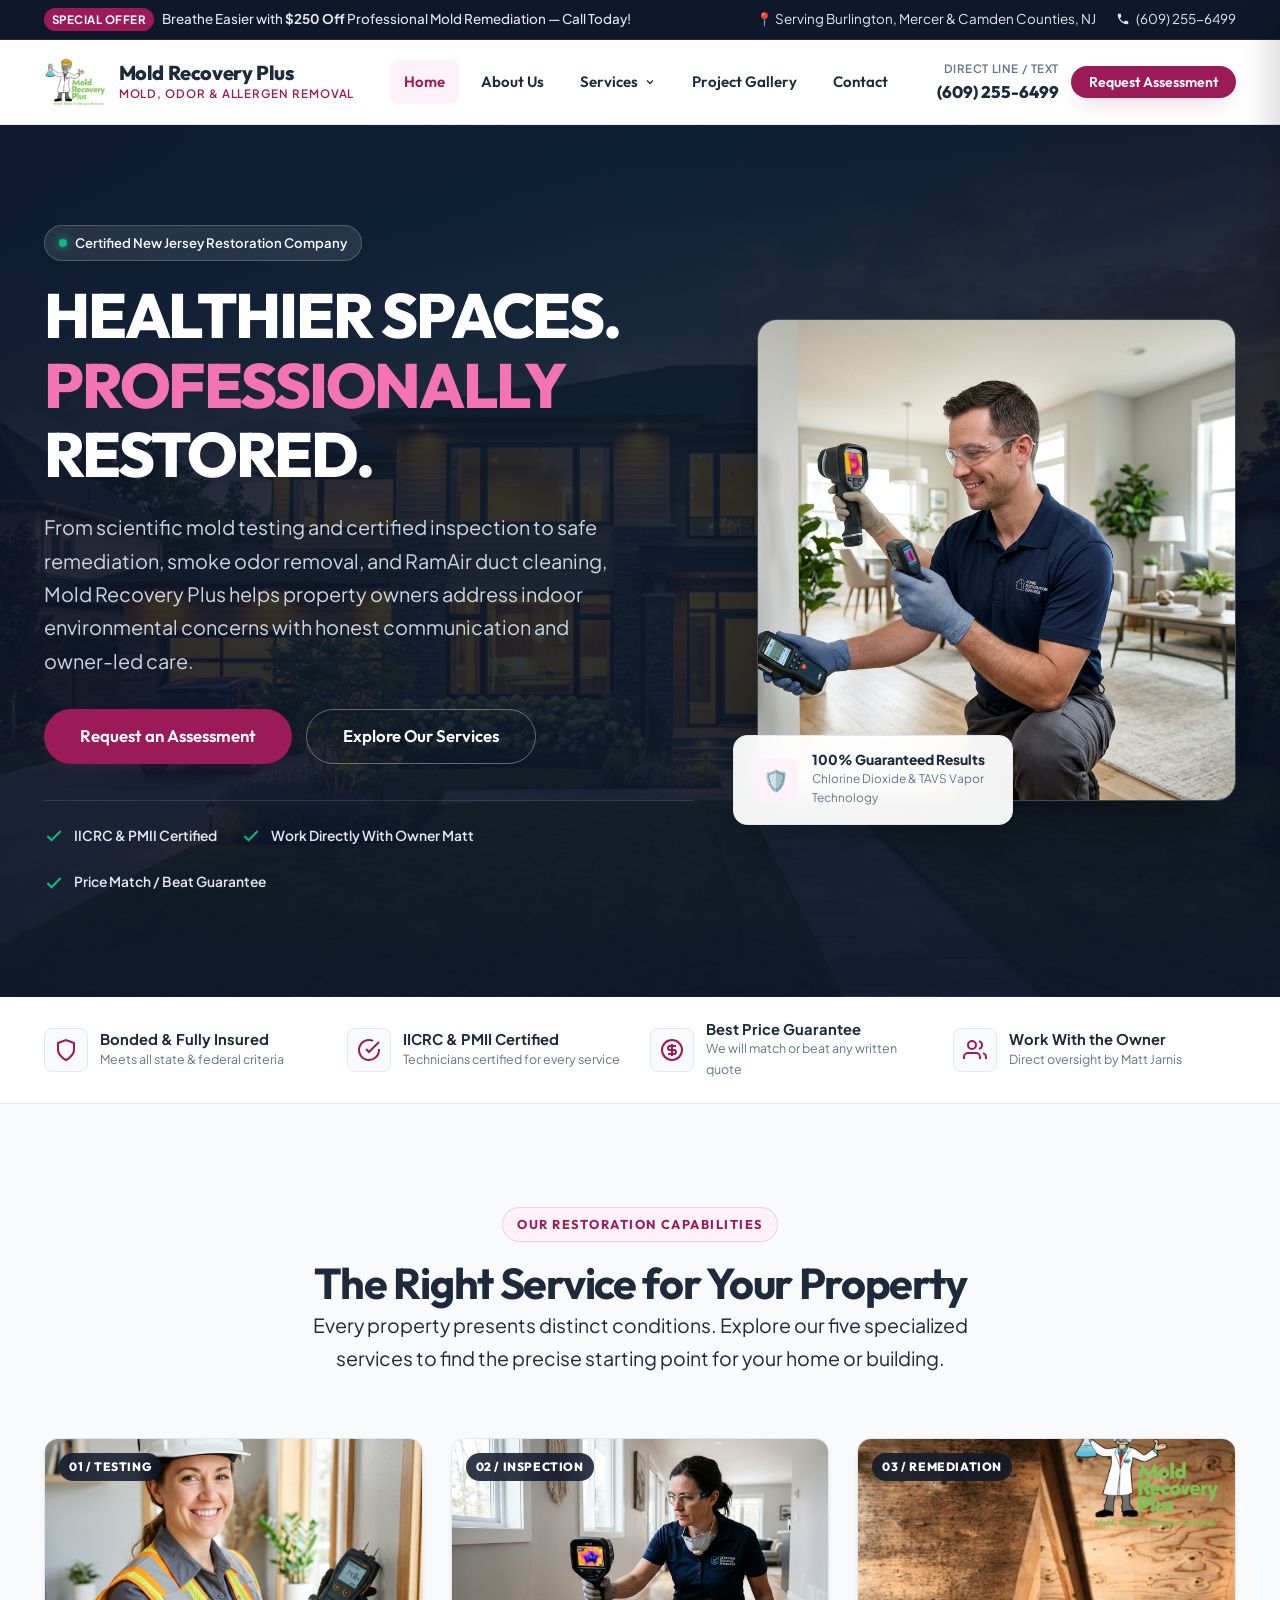
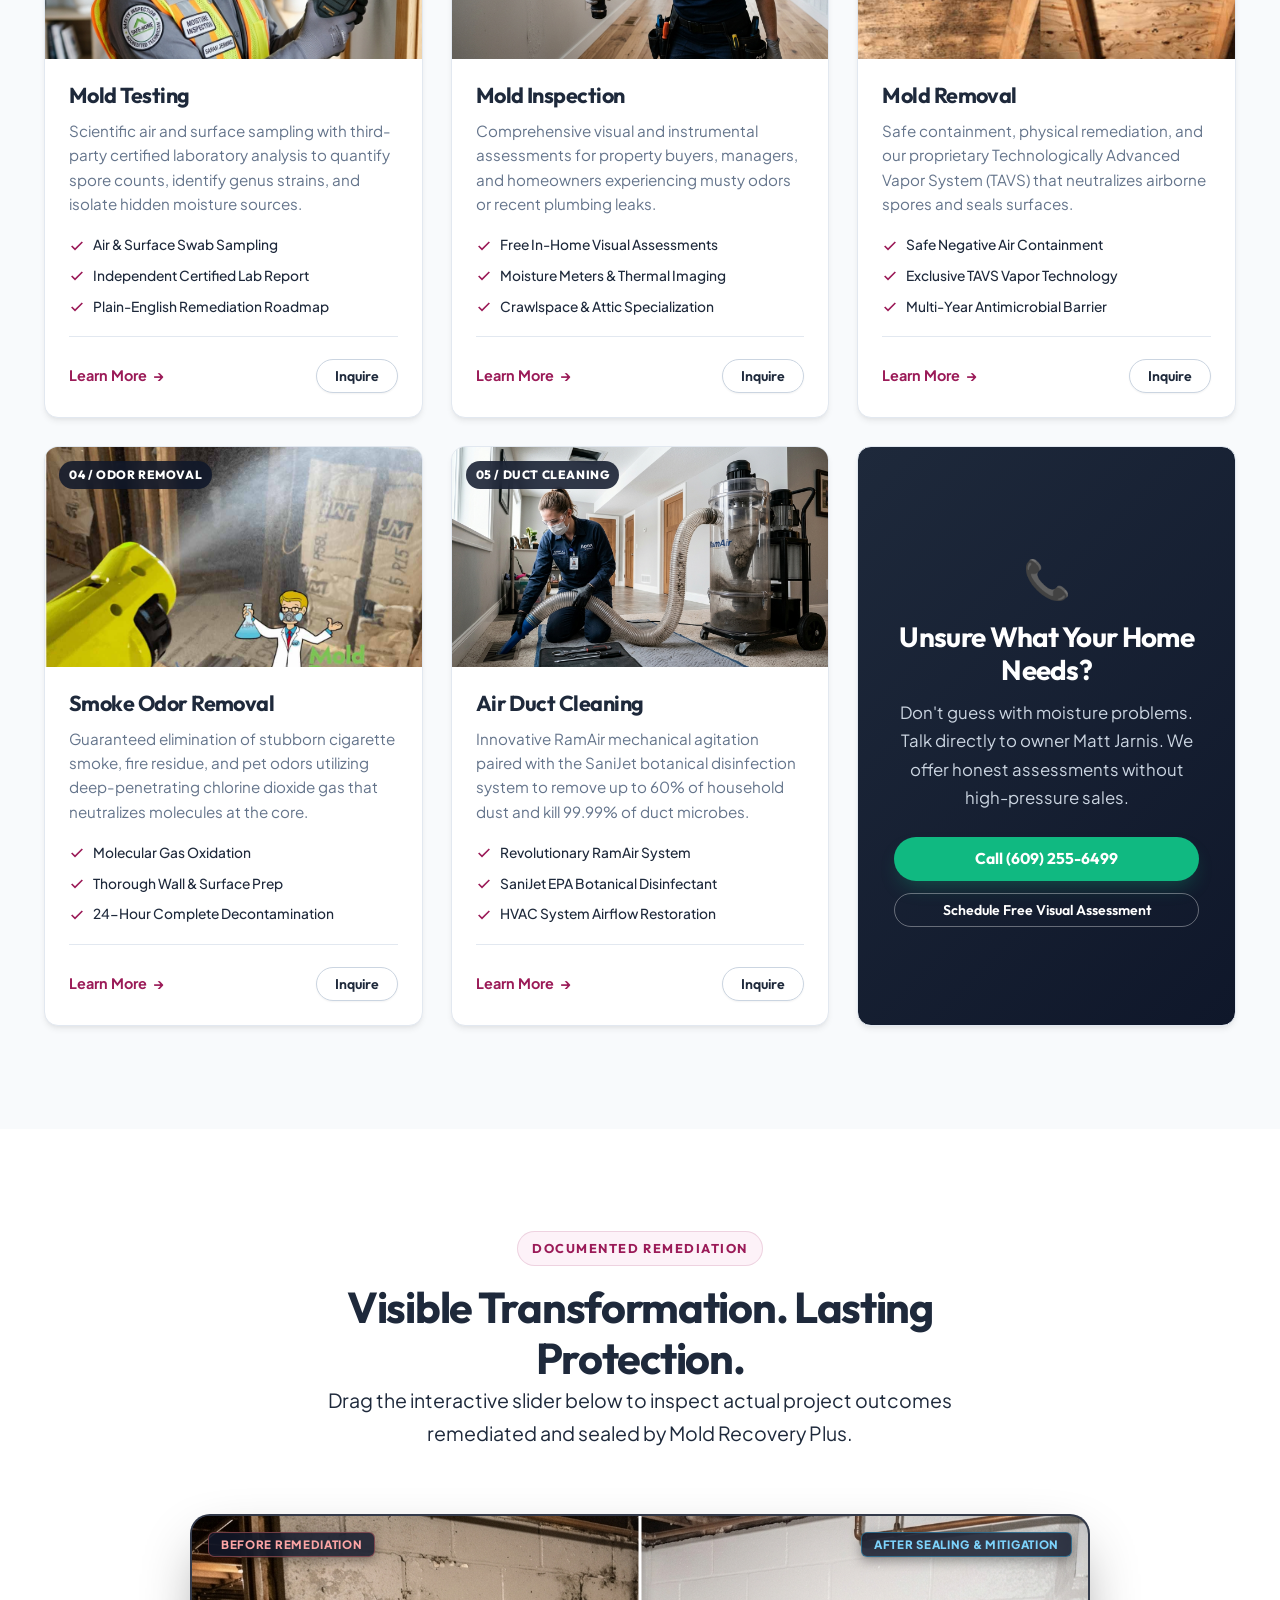
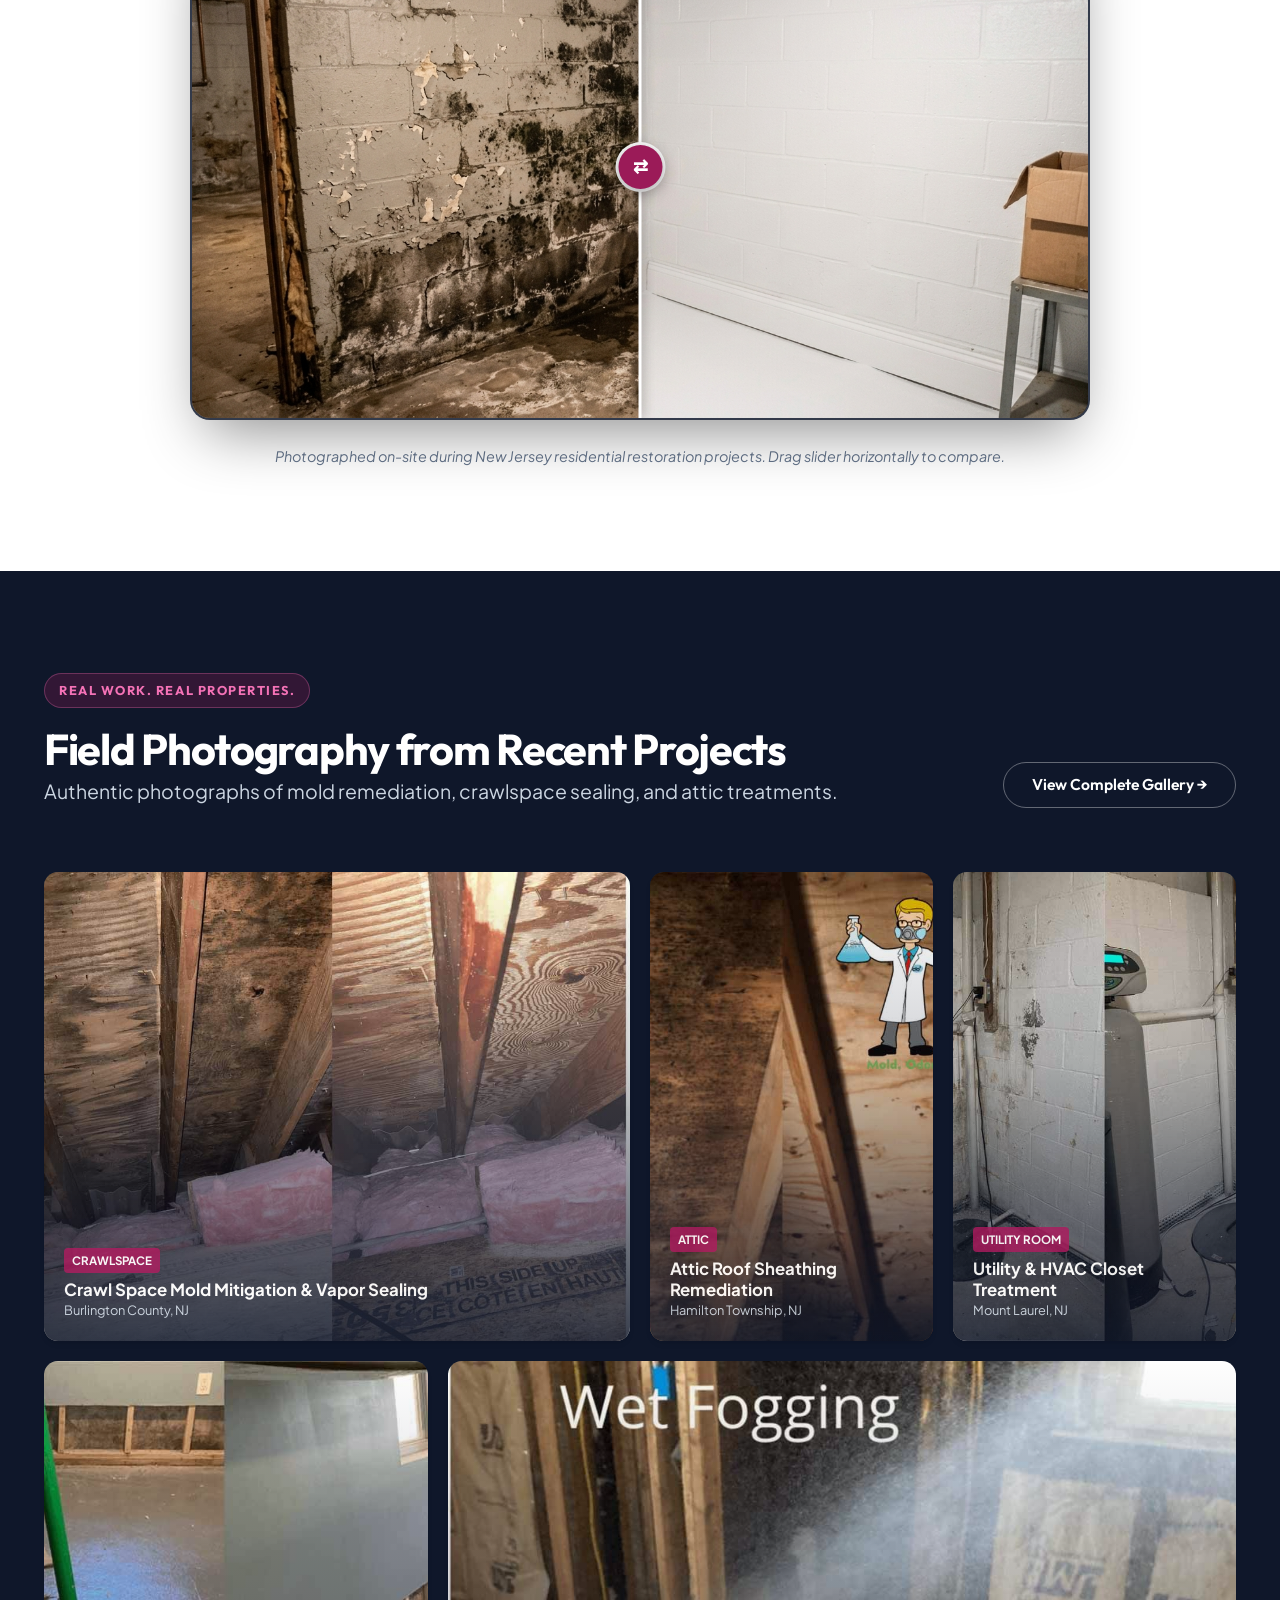
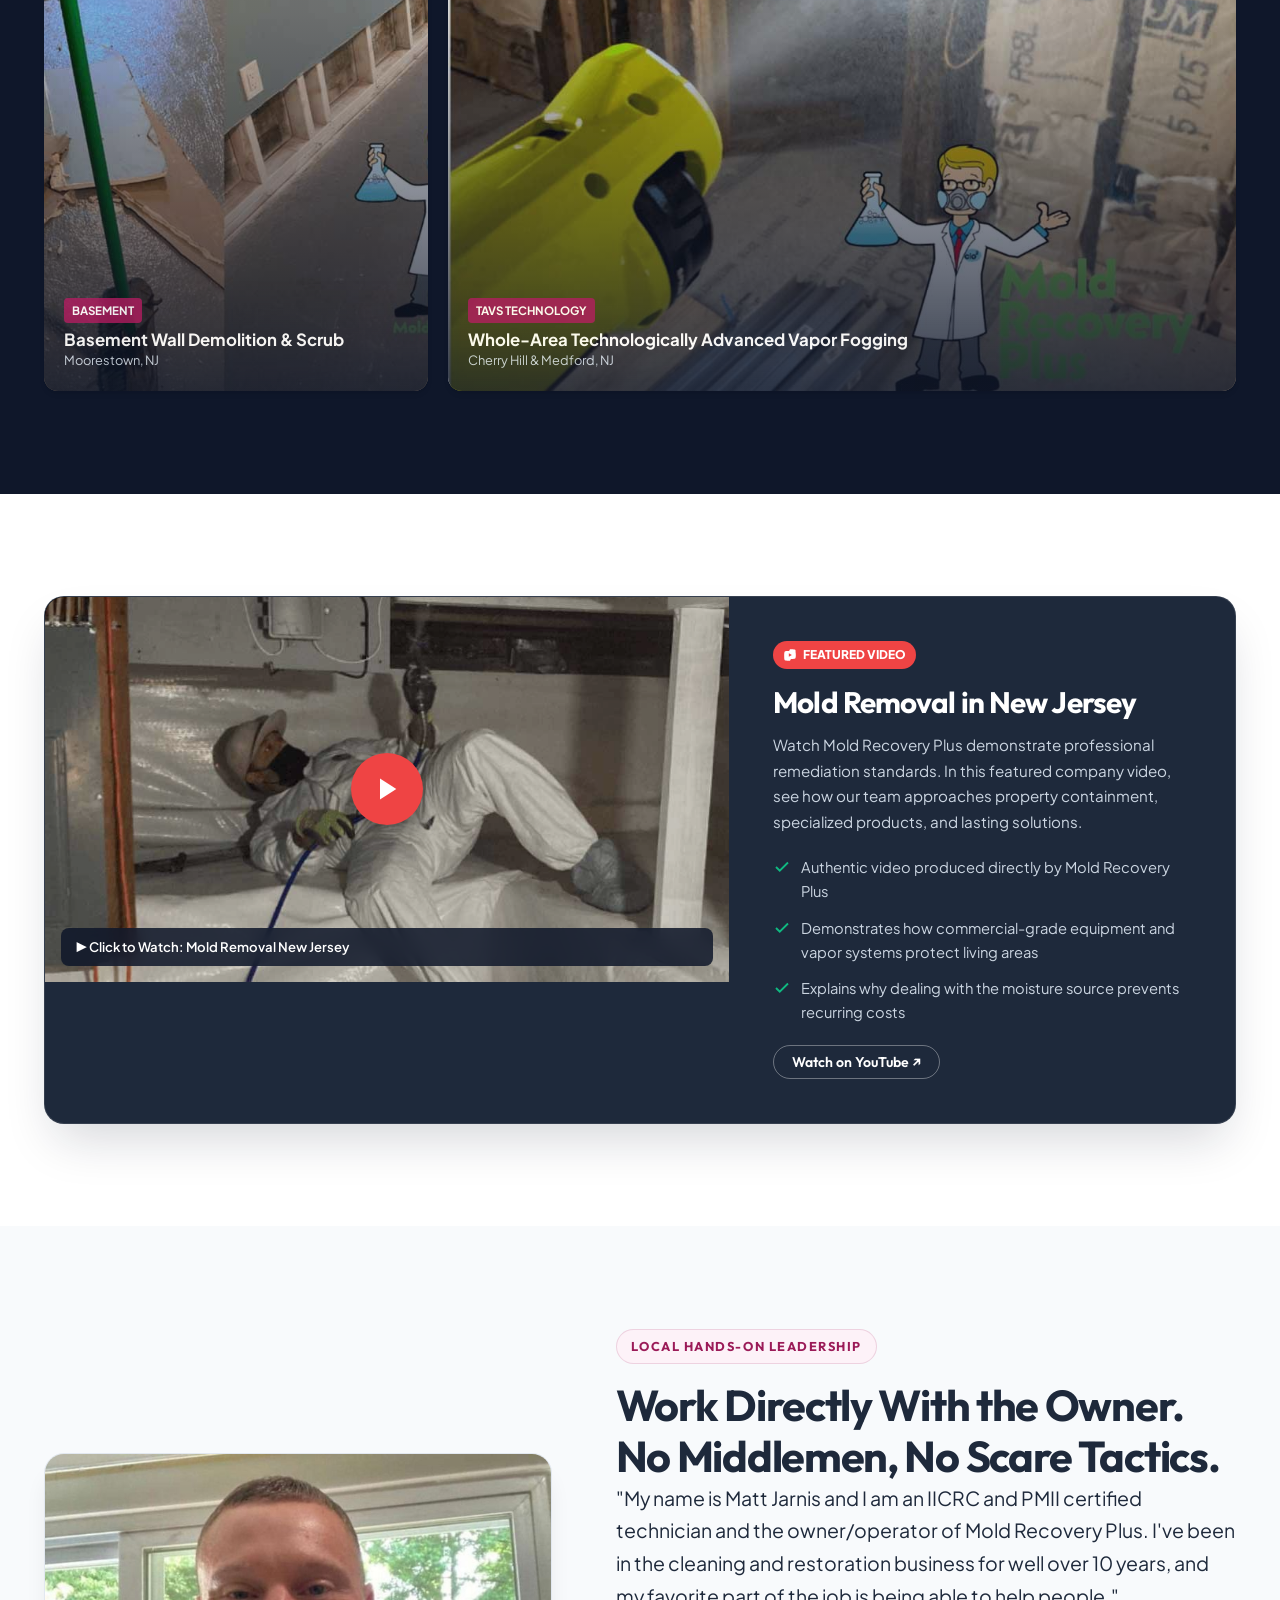
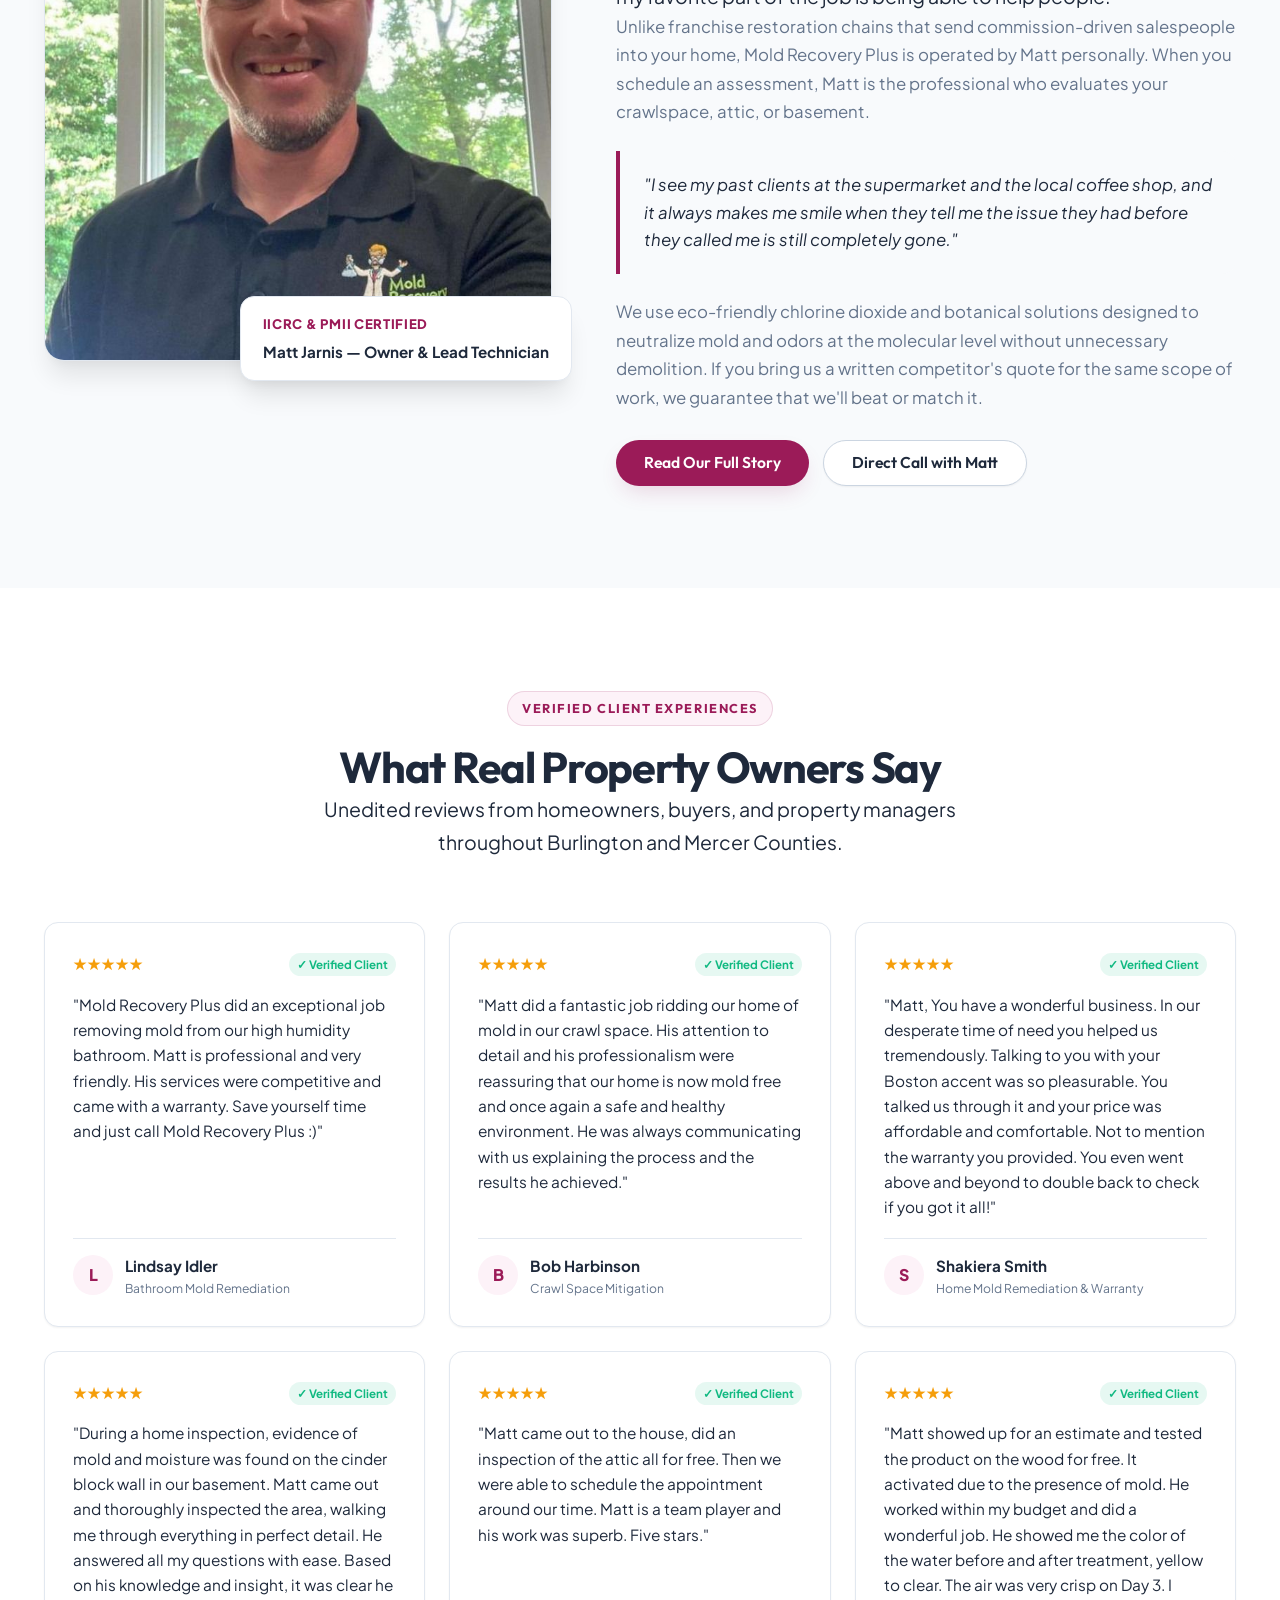
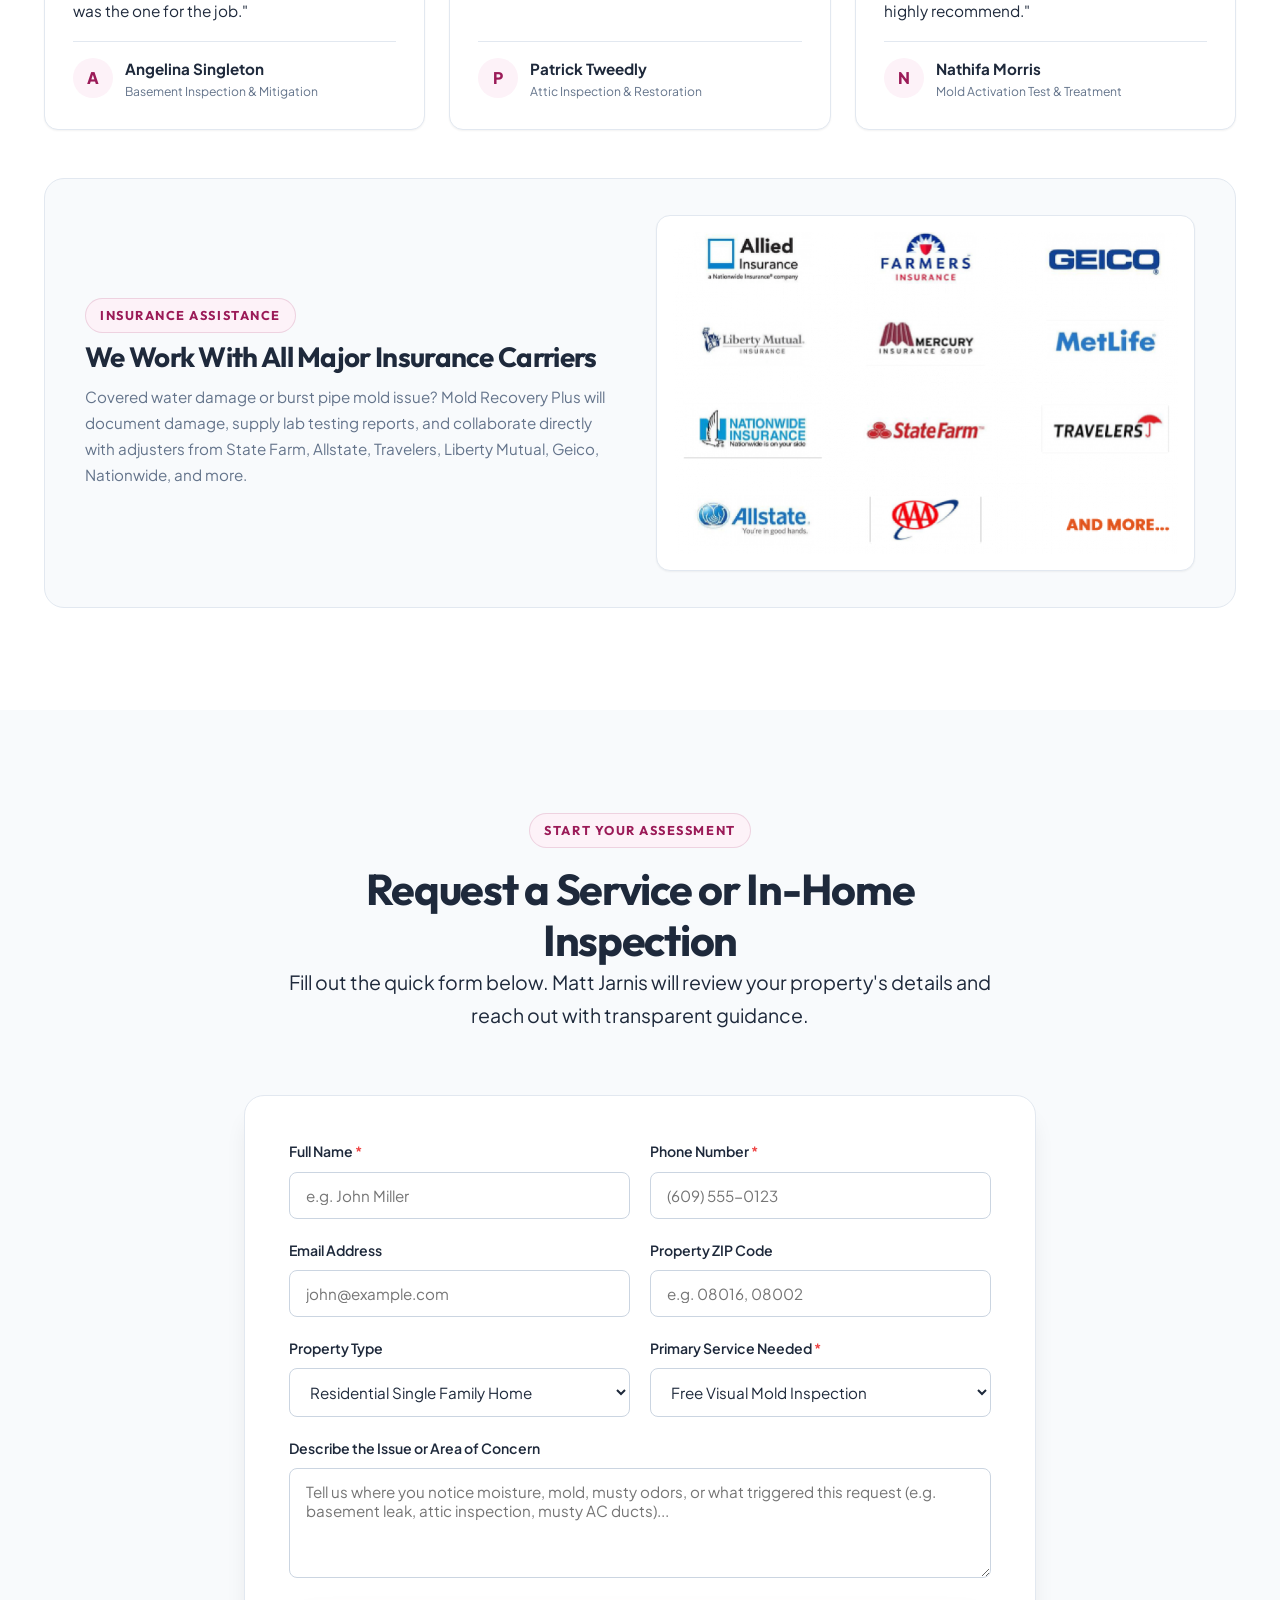
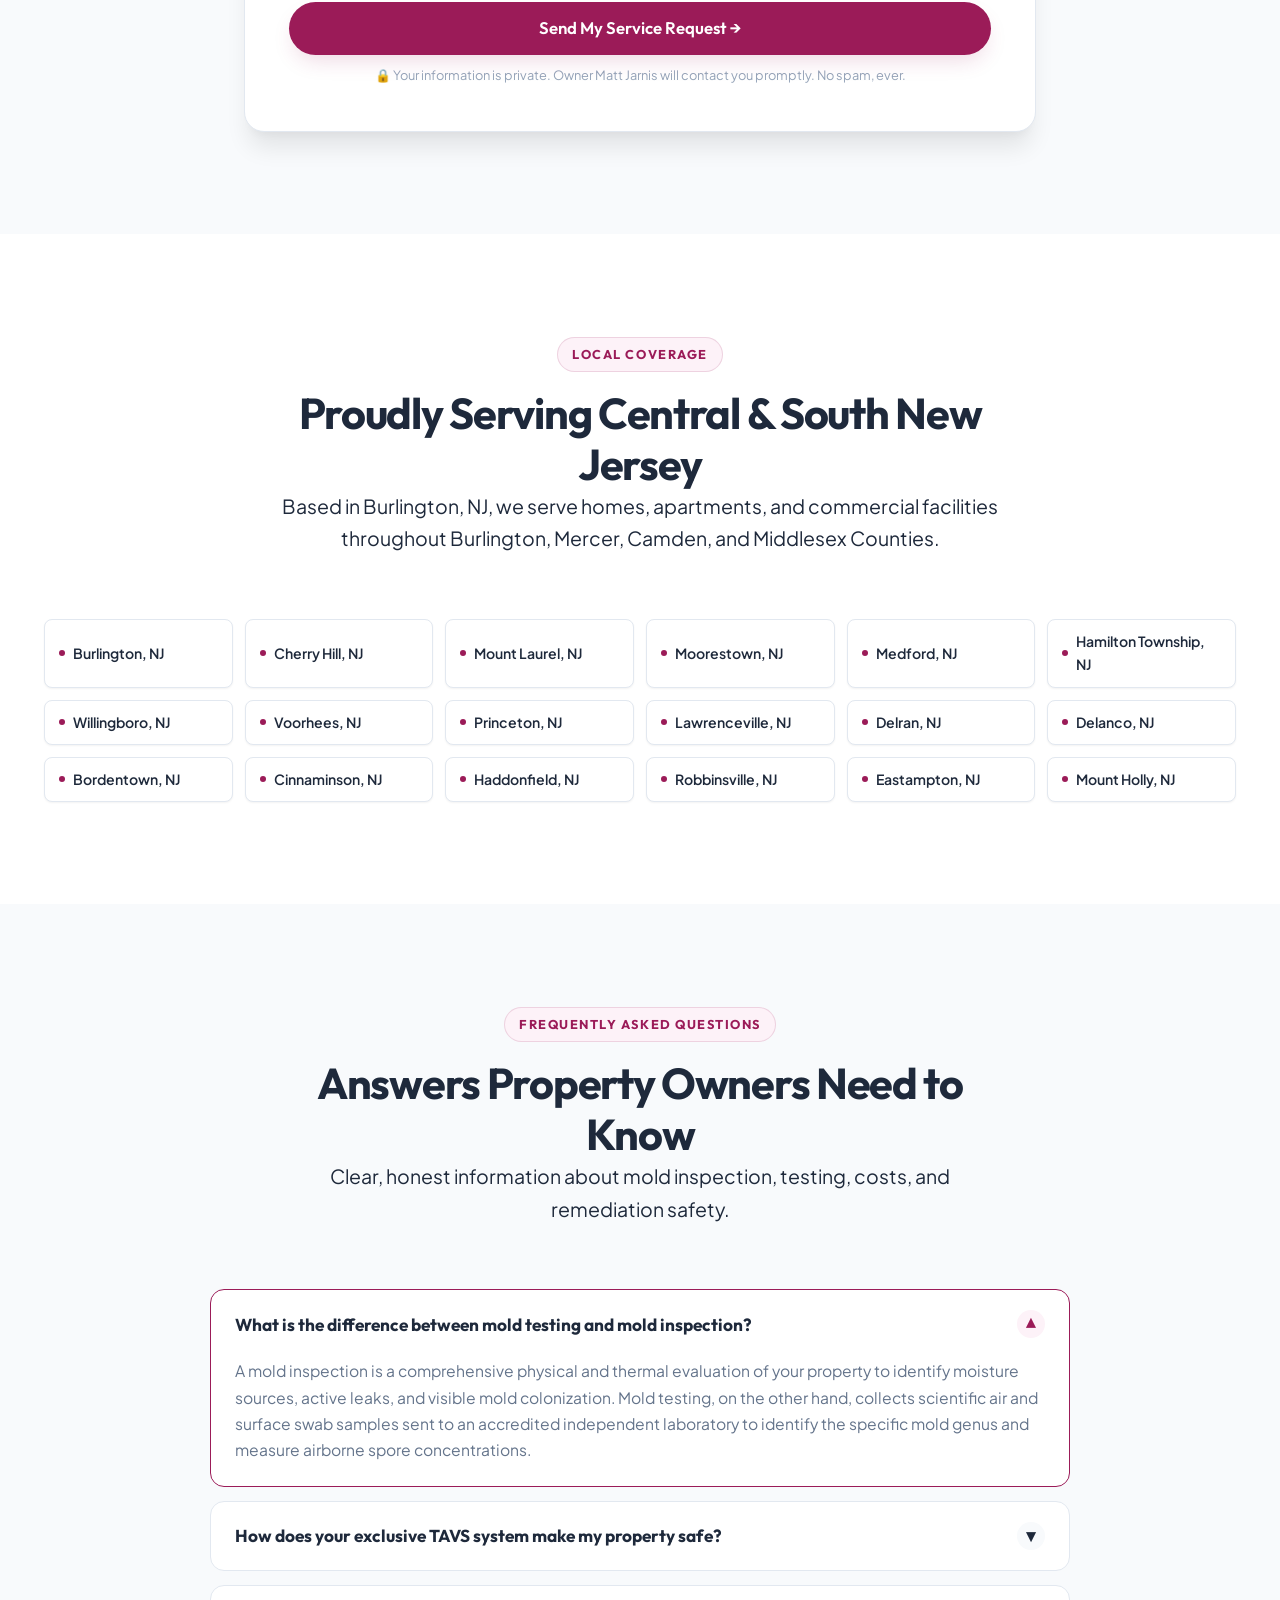
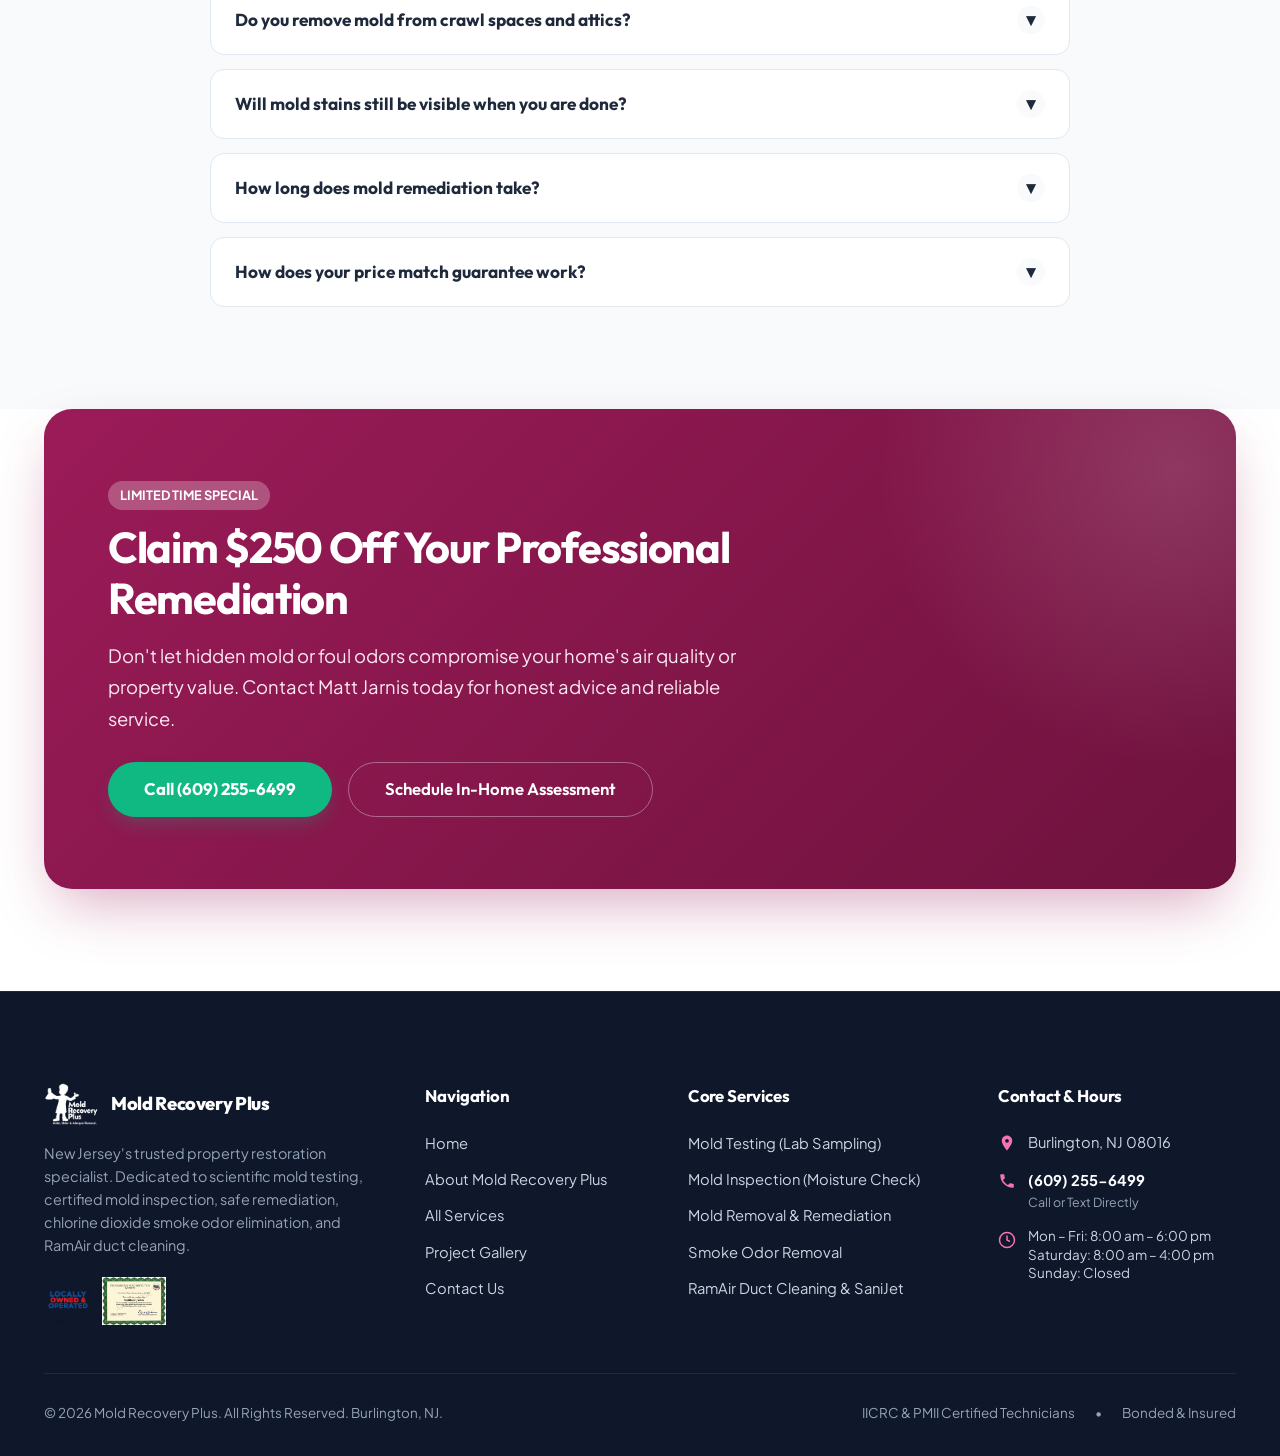
<file: index.html>
<!DOCTYPE html>
<html lang="en">
<head>
  <meta charset="UTF-8">
  <meta name="viewport" content="width=device-width, initial-scale=1.0">
  <title>Mold Recovery Plus | Mold Remediation, Inspection & Testing in New Jersey</title>
  <meta name="description" content="Professional mold testing, inspection, removal, smoke odor elimination, and air duct cleaning in Burlington, Mercer, and Camden County, NJ. Work directly with owner Matt Jarnis. Call (609) 255-6499.">
  <link rel="stylesheet" href="css/styles.css">
  <link rel="icon" type="image/png" href="assets/images/logo.png">
  <meta name="referrer" content="strict-origin-when-cross-origin">
  
  <!-- Structured Data: LocalBusiness -->
  <script type="application/ld+json">
  {
    "@context": "https://schema.org",
    "@type": "HomeAndConstructionBusiness",
    "name": "Mold Recovery Plus",
    "image": "assets/images/logo.png",
    "telephone": "(609) 255-6499",
    "address": {
      "@type": "PostalAddress",
      "addressLocality": "Burlington",
      "addressRegion": "NJ",
      "postalCode": "08016",
      "addressCountry": "US"
    },
    "geo": {
      "@type": "GeoCoordinates",
      "latitude": 40.0712,
      "longitude": -74.8649
    },
    "openingHoursSpecification": [
      {
        "@type": "OpeningHoursSpecification",
        "dayOfWeek": ["Monday", "Tuesday", "Wednesday", "Thursday", "Friday"],
        "opens": "08:00",
        "closes": "18:00"
      },
      {
        "@type": "OpeningHoursSpecification",
        "dayOfWeek": "Saturday",
        "opens": "08:00",
        "closes": "16:00"
      }
    ],
    "priceRange": "$$",
    "areaServed": [
      "Burlington County", "Mercer County", "Camden County", "Cherry Hill", "Hamilton Township", "Mount Laurel", "Moorestown", "Medford", "Willingboro"
    ]
  }
  </script>
</head>
<body>

  <!-- Top Announcement Bar -->
  <aside class="top-bar" aria-label="Announcement">
    <div class="container top-bar-inner">
      <div class="top-bar-promo">
        <span class="badge">SPECIAL OFFER</span>
        <span>Breathe Easier with <strong>$250 Off</strong> Professional Mold Remediation — Call Today!</span>
      </div>
      <div class="top-bar-contacts">
        <span>📍 Serving Burlington, Mercer &amp; Camden Counties, NJ</span>
        <a href="tel:6092556499" aria-label="Call Mold Recovery Plus">
          <svg width="14" height="14" viewBox="0 0 24 24" fill="currentColor"><path d="M6.62 10.79c1.44 2.83 3.76 5.14 6.59 6.59l2.2-2.2c.27-.27.67-.36 1.02-.24 1.12.37 2.33.57 3.57.57.55 0 1 .45 1 1V20c0 .55-.45 1-1 1-9.39 0-17-7.61-17-17 0-.55.45-1 1-1h3.5c.55 0 1 .45 1 1 0 1.25.2 2.45.57 3.57.11.35.03.74-.25 1.02l-2.2 2.2z"/></svg>
          (609) 255-6499
        </a>
      </div>
    </div>
  </aside>

  <!-- Main Navigation Header -->
  <header class="main-header" role="banner">
    <div class="container header-inner">
      <a href="index.html" class="logo-wrapper" aria-label="Mold Recovery Plus Home">
        <img src="assets/images/logo.png" alt="Mold Recovery Plus Logo" class="logo-img" width="180" height="52">
        <div class="logo-text">
          <span class="logo-name">Mold Recovery Plus</span>
          <span class="logo-tagline">Mold, Odor &amp; Allergen Removal</span>
        </div>
      </a>

      <!-- Desktop Navigation Menu with Services Dropdown -->
      <nav class="nav-menu" aria-label="Main Navigation">
        <div class="nav-item">
          <a href="index.html" class="nav-link active">Home</a>
        </div>
        <div class="nav-item">
          <a href="about.html" class="nav-link">About Us</a>
        </div>
        
        <!-- Services Dropdown -->
        <div class="nav-item has-dropdown">
          <a href="services.html" class="nav-link" aria-haspopup="true" aria-expanded="false">
            Services
            <svg width="12" height="12" viewBox="0 0 24 24" fill="none" stroke="currentColor" stroke-width="2.5"><polyline points="6 9 12 15 18 9"/></svg>
          </a>
          <div class="nav-dropdown" role="menu">
            <a href="services/mold-testing.html" class="dropdown-link" role="menuitem">
              <div class="dropdown-icon">🧪</div>
              <div class="dropdown-text">
                <span class="dropdown-title">Mold Testing</span>
                <span class="dropdown-desc">Scientific air &amp; surface certified lab analysis</span>
              </div>
            </a>
            <a href="services/mold-inspection.html" class="dropdown-link" role="menuitem">
              <div class="dropdown-icon">🔍</div>
              <div class="dropdown-text">
                <span class="dropdown-title">Mold Inspection</span>
                <span class="dropdown-desc">Thermal imaging &amp; moisture mapping assessment</span>
              </div>
            </a>
            <a href="services/mold-removal.html" class="dropdown-link" role="menuitem">
              <div class="dropdown-icon">🛡️</div>
              <div class="dropdown-text">
                <span class="dropdown-title">Mold Removal</span>
                <span class="dropdown-desc">Containment, TAVS vapor treatment &amp; sealers</span>
              </div>
            </a>
            <a href="services/smoke-odor-removal.html" class="dropdown-link" role="menuitem">
              <div class="dropdown-icon">💨</div>
              <div class="dropdown-text">
                <span class="dropdown-title">Smoke Odor Removal</span>
                <span class="dropdown-desc">Deep-penetrating Chlorine Dioxide technology</span>
              </div>
            </a>
            <a href="services/air-duct-cleaning.html" class="dropdown-link" role="menuitem">
              <div class="dropdown-icon">🌀</div>
              <div class="dropdown-text">
                <span class="dropdown-title">Air Duct Cleaning</span>
                <span class="dropdown-desc">RamAir &amp; SaniJet 99.99% microbial sanitization</span>
              </div>
            </a>
            <div class="dropdown-footer">
              <a href="services.html">View All Services Overview →</a>
            </div>
          </div>
        </div>

        <div class="nav-item">
          <a href="gallery.html" class="nav-link">Project Gallery</a>
        </div>
        <div class="nav-item">
          <a href="contact.html" class="nav-link">Contact</a>
        </div>
      </nav>

      <!-- Header Action CTAs -->
      <div class="header-actions">
        <div class="header-phone">
          <span class="header-phone-label">Direct Line / Text</span>
          <a href="tel:6092556499" class="header-phone-number">(609) 255-6499</a>
        </div>
        <a href="contact.html" class="btn btn-primary btn-sm">Request Assessment</a>
        <button class="mobile-toggle" aria-label="Open mobile navigation menu">
          <svg width="24" height="24" viewBox="0 0 24 24" fill="none" stroke="currentColor" stroke-width="2"><line x1="3" y1="12" x2="21" y2="12"/><line x1="3" y1="6" x2="21" y2="6"/><line x1="3" y1="18" x2="21" y2="18"/></svg>
        </button>
      </div>
    </div>
  </header>

  <!-- Mobile Navigation Drawer -->
  <div class="drawer-overlay"></div>
  <aside class="mobile-drawer" aria-label="Mobile Navigation Drawer">
    <div class="mobile-drawer-header">
      <div class="logo-wrapper">
        <img src="assets/images/logo.png" alt="Mold Recovery Plus Logo" class="logo-img" style="height: 40px;">
        <span class="logo-name" style="font-size: 1.1rem;">Mold Recovery Plus</span>
      </div>
      <button class="mobile-drawer-close" aria-label="Close menu">&times;</button>
    </div>
    <nav class="mobile-nav-list">
      <a href="index.html" class="mobile-nav-link active">Home</a>
      <a href="about.html" class="mobile-nav-link">About Us</a>
      
      <div class="has-mobile-submenu">
        <a href="services.html" class="mobile-nav-link mobile-submenu-toggle">
          <span>Services</span>
          <span class="toggle-icon">▼</span>
        </a>
        <div class="mobile-submenu">
          <a href="services.html"><strong>All Services Overview</strong></a>
          <a href="services/mold-testing.html">🧪 Mold Testing</a>
          <a href="services/mold-inspection.html">🔍 Mold Inspection</a>
          <a href="services/mold-removal.html">🛡️ Mold Removal</a>
          <a href="services/smoke-odor-removal.html">💨 Smoke Odor Removal</a>
          <a href="services/air-duct-cleaning.html">🌀 Air Duct Cleaning</a>
        </div>
      </div>

      <a href="gallery.html" class="mobile-nav-link">Project Gallery</a>
      <a href="contact.html" class="mobile-nav-link">Contact</a>
    </nav>
    <div class="mobile-drawer-cta">
      <a href="tel:6092556499" class="btn btn-phone">
        <svg width="18" height="18" viewBox="0 0 24 24" fill="currentColor"><path d="M6.62 10.79c1.44 2.83 3.76 5.14 6.59 6.59l2.2-2.2c.27-.27.67-.36 1.02-.24 1.12.37 2.33.57 3.57.57.55 0 1 .45 1 1V20c0 .55-.45 1-1 1-9.39 0-17-7.61-17-17 0-.55.45-1 1-1h3.5c.55 0 1 .45 1 1 0 1.25.2 2.45.57 3.57.11.35.03.74-.25 1.02l-2.2 2.2z"/></svg>
        Call (609) 255-6499
      </a>
      <a href="contact.html" class="btn btn-primary">Free Inspection Inquiry</a>
    </div>
  </aside>

  <!-- Hero Section -->
  <section class="hero" id="hero">
    <div class="container hero-grid">
      <div class="hero-content">
        <div class="hero-pill">
          <span class="hero-pill-dot"></span>
          <span>Certified New Jersey Restoration Company</span>
        </div>
        <h1 class="hero-title">
          HEALTHIER SPACES.<br>
          <span class="accent">PROFESSIONALLY</span> RESTORED.
        </h1>
        <p class="hero-subtitle">
          From scientific mold testing and certified inspection to safe remediation, smoke odor removal, and RamAir duct cleaning, Mold Recovery Plus helps property owners address indoor environmental concerns with honest communication and owner-led care.
        </p>
        <div class="hero-ctas">
          <a href="contact.html" class="btn btn-primary btn-lg">Request an Assessment</a>
          <a href="services.html" class="btn btn-outline-white btn-lg">Explore Our Services</a>
        </div>
        
        <div class="hero-trust-row">
          <div class="hero-trust-item">
            <svg class="hero-trust-icon" width="20" height="20" viewBox="0 0 24 24" fill="none" stroke="currentColor" stroke-width="2.5"><polyline points="20 6 9 17 4 12"/></svg>
            <span>IICRC &amp; PMII Certified</span>
          </div>
          <div class="hero-trust-item">
            <svg class="hero-trust-icon" width="20" height="20" viewBox="0 0 24 24" fill="none" stroke="currentColor" stroke-width="2.5"><polyline points="20 6 9 17 4 12"/></svg>
            <span>Work Directly With Owner Matt</span>
          </div>
          <div class="hero-trust-item">
            <svg class="hero-trust-icon" width="20" height="20" viewBox="0 0 24 24" fill="none" stroke="currentColor" stroke-width="2.5"><polyline points="20 6 9 17 4 12"/></svg>
            <span>Price Match / Beat Guarantee</span>
          </div>
        </div>
      </div>

      <!-- Hero Visual with Real Work Photograph -->
      <div class="hero-visual">
        <div class="hero-image-card">
          <img src="assets/images/hero-technician-inspection.jpg" alt="Certified Mold Recovery Plus technician conducting advanced thermal moisture inspection" width="600" height="480">
        </div>
        <div class="hero-floating-card">
          <div class="hero-floating-icon">🛡️</div>
          <div>
            <div class="hero-floating-title">100% Guaranteed Results</div>
            <div class="hero-floating-subtitle">Chlorine Dioxide &amp; TAVS Vapor Technology</div>
          </div>
        </div>
      </div>
    </div>
  </section>

  <!-- Credential & Trust Badges Strip -->
  <section class="trust-strip">
    <div class="container trust-strip-grid">
      <div class="trust-badge-item">
        <div class="trust-badge-icon">
          <svg width="24" height="24" viewBox="0 0 24 24" fill="none" stroke="currentColor" stroke-width="2"><path d="M12 22s8-4 8-10V5l-8-3-8 3v7c0 6 8 10 8 10z"/></svg>
        </div>
        <div class="trust-badge-text">
          <span class="trust-badge-title">Bonded &amp; Fully Insured</span>
          <span class="trust-badge-sub">Meets all state &amp; federal criteria</span>
        </div>
      </div>

      <div class="trust-badge-item">
        <div class="trust-badge-icon">
          <svg width="24" height="24" viewBox="0 0 24 24" fill="none" stroke="currentColor" stroke-width="2"><path d="M22 11.08V12a10 10 0 1 1-5.93-9.14"/><polyline points="22 4 12 14.01 9 11.01"/></svg>
        </div>
        <div class="trust-badge-text">
          <span class="trust-badge-title">IICRC &amp; PMII Certified</span>
          <span class="trust-badge-sub">Technicians certified for every service</span>
        </div>
      </div>

      <div class="trust-badge-item">
        <div class="trust-badge-icon">
          <svg width="24" height="24" viewBox="0 0 24 24" fill="none" stroke="currentColor" stroke-width="2"><circle cx="12" cy="12" r="10"/><path d="M16 8h-6a2 2 0 1 0 0 4h4a2 2 0 1 1 0 4H8"/><path d="M12 18V6"/></svg>
        </div>
        <div class="trust-badge-text">
          <span class="trust-badge-title">Best Price Guarantee</span>
          <span class="trust-badge-sub">We will match or beat any written quote</span>
        </div>
      </div>

      <div class="trust-badge-item">
        <div class="trust-badge-icon">
          <svg width="24" height="24" viewBox="0 0 24 24" fill="none" stroke="currentColor" stroke-width="2"><path d="M17 21v-2a4 4 0 0 0-4-4H5a4 4 0 0 0-4 4v2"/><circle cx="9" cy="7" r="4"/><path d="M23 21v-2a4 4 0 0 0-3-3.87"/><path d="M16 3.13a4 4 0 0 1 0 7.75"/></svg>
        </div>
        <div class="trust-badge-text">
          <span class="trust-badge-title">Work With the Owner</span>
          <span class="trust-badge-sub">Direct oversight by Matt Jarnis</span>
        </div>
      </div>
    </div>
  </section>

  <!-- Homepage Services Overview Section -->
  <section class="section section-subtle" id="services-overview">
    <div class="container">
      <div class="section-header text-center">
        <span class="eyebrow">Our Restoration Capabilities</span>
        <h2>The Right Service for Your Property</h2>
        <p class="lead">Every property presents distinct conditions. Explore our five specialized services to find the precise starting point for your home or building.</p>
      </div>

      <div class="services-grid">
        <!-- Service 01: Mold Testing -->
        <article class="service-card">
          <div class="service-card-media">
            <span class="service-number">01 / TESTING</span>
            <img src="assets/images/technician-inspecting.jpg" alt="Certified technician taking scientific mold test samples" loading="lazy">
          </div>
          <div class="service-card-body">
            <h3 class="service-card-title">Mold Testing</h3>
            <p class="service-card-desc">Scientific air and surface sampling with third-party certified laboratory analysis to quantify spore counts, identify genus strains, and isolate hidden moisture sources.</p>
            <ul class="service-features-list">
              <li><svg width="16" height="16" viewBox="0 0 24 24" fill="none" stroke="currentColor" stroke-width="2.5"><polyline points="20 6 9 17 4 12"/></svg> Air &amp; Surface Swab Sampling</li>
              <li><svg width="16" height="16" viewBox="0 0 24 24" fill="none" stroke="currentColor" stroke-width="2.5"><polyline points="20 6 9 17 4 12"/></svg> Independent Certified Lab Report</li>
              <li><svg width="16" height="16" viewBox="0 0 24 24" fill="none" stroke="currentColor" stroke-width="2.5"><polyline points="20 6 9 17 4 12"/></svg> Plain-English Remediation Roadmap</li>
            </ul>
            <div class="service-card-footer">
              <a href="services/mold-testing.html" class="service-link">Learn More <span>→</span></a>
              <a href="contact.html?service=mold-testing" class="btn btn-secondary btn-sm">Inquire</a>
            </div>
          </div>
        </article>

        <!-- Service 02: Mold Inspection -->
        <article class="service-card">
          <div class="service-card-media">
            <span class="service-number">02 / INSPECTION</span>
            <img src="assets/images/thermal-inspection.jpg" alt="FLIR thermal infrared camera inspection detecting hidden moisture behind walls" loading="lazy">
          </div>
          <div class="service-card-body">
            <h3 class="service-card-title">Mold Inspection</h3>
            <p class="service-card-desc">Comprehensive visual and instrumental assessments for property buyers, managers, and homeowners experiencing musty odors or recent plumbing leaks.</p>
            <ul class="service-features-list">
              <li><svg width="16" height="16" viewBox="0 0 24 24" fill="none" stroke="currentColor" stroke-width="2.5"><polyline points="20 6 9 17 4 12"/></svg> Free In-Home Visual Assessments</li>
              <li><svg width="16" height="16" viewBox="0 0 24 24" fill="none" stroke="currentColor" stroke-width="2.5"><polyline points="20 6 9 17 4 12"/></svg> Moisture Meters &amp; Thermal Imaging</li>
              <li><svg width="16" height="16" viewBox="0 0 24 24" fill="none" stroke="currentColor" stroke-width="2.5"><polyline points="20 6 9 17 4 12"/></svg> Crawlspace &amp; Attic Specialization</li>
            </ul>
            <div class="service-card-footer">
              <a href="services/mold-inspection.html" class="service-link">Learn More <span>→</span></a>
              <a href="contact.html?service=mold-inspection" class="btn btn-secondary btn-sm">Inquire</a>
            </div>
          </div>
        </article>

        <!-- Service 03: Mold Removal -->
        <article class="service-card">
          <div class="service-card-media">
            <span class="service-number">03 / REMEDIATION</span>
            <img src="assets/images/attic-mold-removal.jpg" alt="Technician applying protective antimicrobial mold remediation and scrubbing" loading="lazy">
          </div>
          <div class="service-card-body">
            <h3 class="service-card-title">Mold Removal</h3>
            <p class="service-card-desc">Safe containment, physical remediation, and our proprietary Technologically Advanced Vapor System (TAVS) that neutralizes airborne spores and seals surfaces.</p>
            <ul class="service-features-list">
              <li><svg width="16" height="16" viewBox="0 0 24 24" fill="none" stroke="currentColor" stroke-width="2.5"><polyline points="20 6 9 17 4 12"/></svg> Safe Negative Air Containment</li>
              <li><svg width="16" height="16" viewBox="0 0 24 24" fill="none" stroke="currentColor" stroke-width="2.5"><polyline points="20 6 9 17 4 12"/></svg> Exclusive TAVS Vapor Technology</li>
              <li><svg width="16" height="16" viewBox="0 0 24 24" fill="none" stroke="currentColor" stroke-width="2.5"><polyline points="20 6 9 17 4 12"/></svg> Multi-Year Antimicrobial Barrier</li>
            </ul>
            <div class="service-card-footer">
              <a href="services/mold-removal.html" class="service-link">Learn More <span>→</span></a>
              <a href="contact.html?service=mold-removal" class="btn btn-secondary btn-sm">Inquire</a>
            </div>
          </div>
        </article>

        <!-- Service 04: Smoke Odor Removal -->
        <article class="service-card">
          <div class="service-card-media">
            <span class="service-number">04 / ODOR REMOVAL</span>
            <img src="assets/images/wet-fogging-vapor.jpg" alt="Whole-home deep-penetrating aerosol vapor treatment for permanent smoke odor removal" loading="lazy">
          </div>
          <div class="service-card-body">
            <h3 class="service-card-title">Smoke Odor Removal</h3>
            <p class="service-card-desc">Guaranteed elimination of stubborn cigarette smoke, fire residue, and pet odors utilizing deep-penetrating chlorine dioxide gas that neutralizes molecules at the core.</p>
            <ul class="service-features-list">
              <li><svg width="16" height="16" viewBox="0 0 24 24" fill="none" stroke="currentColor" stroke-width="2.5"><polyline points="20 6 9 17 4 12"/></svg> Molecular Gas Oxidation</li>
              <li><svg width="16" height="16" viewBox="0 0 24 24" fill="none" stroke="currentColor" stroke-width="2.5"><polyline points="20 6 9 17 4 12"/></svg> Thorough Wall &amp; Surface Prep</li>
              <li><svg width="16" height="16" viewBox="0 0 24 24" fill="none" stroke="currentColor" stroke-width="2.5"><polyline points="20 6 9 17 4 12"/></svg> 24-Hour Complete Decontamination</li>
            </ul>
            <div class="service-card-footer">
              <a href="services/smoke-odor-removal.html" class="service-link">Learn More <span>→</span></a>
              <a href="contact.html?service=smoke-odor-removal" class="btn btn-secondary btn-sm">Inquire</a>
            </div>
          </div>
        </article>

        <!-- Service 05: Air Duct Cleaning -->
        <article class="service-card">
          <div class="service-card-media">
            <span class="service-number">05 / DUCT CLEANING</span>
            <img src="assets/images/air-duct-action.jpg" alt="RamAir negative-air transparent vacuum extraction in action" loading="lazy">
          </div>
          <div class="service-card-body">
            <h3 class="service-card-title">Air Duct Cleaning</h3>
            <p class="service-card-desc">Innovative RamAir mechanical agitation paired with the SaniJet botanical disinfection system to remove up to 60% of household dust and kill 99.99% of duct microbes.</p>
            <ul class="service-features-list">
              <li><svg width="16" height="16" viewBox="0 0 24 24" fill="none" stroke="currentColor" stroke-width="2.5"><polyline points="20 6 9 17 4 12"/></svg> Revolutionary RamAir System</li>
              <li><svg width="16" height="16" viewBox="0 0 24 24" fill="none" stroke="currentColor" stroke-width="2.5"><polyline points="20 6 9 17 4 12"/></svg> SaniJet EPA Botanical Disinfectant</li>
              <li><svg width="16" height="16" viewBox="0 0 24 24" fill="none" stroke="currentColor" stroke-width="2.5"><polyline points="20 6 9 17 4 12"/></svg> HVAC System Airflow Restoration</li>
            </ul>
            <div class="service-card-footer">
              <a href="services/air-duct-cleaning.html" class="service-link">Learn More <span>→</span></a>
              <a href="contact.html?service=air-duct-cleaning" class="btn btn-secondary btn-sm">Inquire</a>
            </div>
          </div>
        </article>

        <!-- Direct Consultation Card -->
        <article class="service-card" style="background: linear-gradient(135deg, #1E293B 0%, #0F172A 100%); color: #fff;">
          <div class="service-card-body" style="justify-content: center; text-align: center; padding: 36px;">
            <div style="font-size: 2.4rem; margin-bottom: 12px;">📞</div>
            <h3 style="color: #fff; margin-bottom: 12px;">Unsure What Your Home Needs?</h3>
            <p style="color: #CBD5E1; margin-bottom: 24px;">Don't guess with moisture problems. Talk directly to owner Matt Jarnis. We offer honest assessments without high-pressure sales.</p>
            <a href="tel:6092556499" class="btn btn-phone" style="width: 100%; margin-bottom: 12px;">Call (609) 255-6499</a>
            <a href="contact.html" class="btn btn-outline-white btn-sm" style="width: 100%;">Schedule Free Visual Assessment</a>
          </div>
        </article>
      </div>
    </div>
  </section>

  <!-- Interactive Before & After Visual Component -->
  <section class="section" id="visual-results">
    <div class="container">
      <div class="section-header text-center">
        <span class="eyebrow">Documented Remediation</span>
        <h2>Visible Transformation. Lasting Protection.</h2>
        <p class="lead">Drag the interactive slider below to inspect actual project outcomes remediated and sealed by Mold Recovery Plus.</p>
      </div>

      <div class="ba-slider-container" style="max-width: 900px; margin: 0 auto;" aria-label="Interactive before and after comparison of mold remediation" role="region">
        <div class="ba-image-after">
          <img src="assets/images/remediation-after.jpg" alt="After Mold Remediation: Clean, sanitized, and sealed basement foundation wall with white antimicrobial encapsulation">
        </div>
        <div class="ba-image-before">
          <img src="assets/images/remediation-before.jpg" alt="Before Mold Remediation: Heavy black mold colonization and water damage on basement wall">
        </div>
        <div class="ba-handle" tabindex="0" role="slider" aria-label="Remediation comparison slider" aria-valuenow="50" aria-valuemin="0" aria-valuemax="100">
          <div class="ba-handle-button" aria-hidden="true">⇄</div>
        </div>
        <span class="ba-badge before">Before Remediation</span>
        <span class="ba-badge after">After Sealing &amp; Mitigation</span>
      </div>
      
      <div style="text-align: center; margin-top: 24px;">
        <p style="font-size: 0.9rem; color: var(--color-text-muted);">
          <em>Photographed on-site during New Jersey residential restoration projects. Drag slider horizontally to compare.</em>
        </p>
      </div>
    </div>
  </section>

  <!-- Real Project Gallery Preview Section -->
  <section class="section section-dark" id="gallery-preview">
    <div class="container">
      <div class="section-header" style="display: flex; justify-content: space-between; align-items: flex-end; flex-wrap: wrap; gap: 20px;">
        <div>
          <span class="eyebrow">Real Work. Real Properties.</span>
          <h2>Field Photography from Recent Projects</h2>
          <p class="lead">Authentic photographs of mold remediation, crawlspace sealing, and attic treatments.</p>
        </div>
        <div>
          <a href="gallery.html" class="btn btn-outline-white">View Complete Gallery →</a>
        </div>
      </div>

      <div class="gallery-editorial-grid">
        <!-- Item 1: Crawlspace Mitigation -->
        <div class="gallery-editorial-item span-large" data-title="Crawl Space Mold Remediation" data-desc="Complete antimicrobial mitigation, drying, and surface sealing in residential crawlspace.">
          <img src="assets/images/crawlspace-remediation.jpg" alt="Crawl space mold removal and sealing" loading="lazy">
          <div class="gallery-overlay">
            <span class="gallery-overlay-badge">Crawlspace</span>
            <div class="gallery-overlay-title">Crawl Space Mold Mitigation &amp; Vapor Sealing</div>
            <div class="gallery-overlay-sub">Burlington County, NJ</div>
          </div>
        </div>

        <!-- Item 2: Attic Remediation -->
        <div class="gallery-editorial-item span-medium" data-title="Attic Rafter Mold Removal" data-desc="Remediating fungal staining and mold buildup along roof sheathing and roof trusses.">
          <img src="assets/images/attic-mold-removal.jpg" alt="Attic mold remediation work" loading="lazy">
          <div class="gallery-overlay">
            <span class="gallery-overlay-badge">Attic</span>
            <div class="gallery-overlay-title">Attic Roof Sheathing Remediation</div>
            <div class="gallery-overlay-sub">Hamilton Township, NJ</div>
          </div>
        </div>

        <!-- Item 3: Utility Room Mitigation -->
        <div class="gallery-editorial-item span-medium" data-title="Utility Room Remediation" data-desc="Eliminating mold growth around water heaters and indoor air handlers.">
          <img src="assets/images/utility-room-mold.jpg" alt="Utility room mold removal" loading="lazy">
          <div class="gallery-overlay">
            <span class="gallery-overlay-badge">Utility Room</span>
            <div class="gallery-overlay-title">Utility &amp; HVAC Closet Treatment</div>
            <div class="gallery-overlay-sub">Mount Laurel, NJ</div>
          </div>
        </div>

        <!-- Item 4: Basement Project -->
        <div class="gallery-editorial-item span-small" data-title="Basement Wall Demolition &amp; Remediation" data-desc="Removal of mold-damaged drywall and antimicrobial treatment of framing studs.">
          <img src="assets/images/basement-wall-removal.jpg" alt="Basement mold wall removal" loading="lazy">
          <div class="gallery-overlay">
            <span class="gallery-overlay-badge">Basement</span>
            <div class="gallery-overlay-title">Basement Wall Demolition &amp; Scrub</div>
            <div class="gallery-overlay-sub">Moorestown, NJ</div>
          </div>
        </div>

        <!-- Item 5: TAVS Wet Fogging Vapor -->
        <div class="gallery-editorial-item span-wide" data-title="TAVS Vapor System Application" data-desc="Technologically Advanced Vapor System penetrating deep into pores to eradicate airborne spores.">
          <img src="assets/images/wet-fogging-vapor.jpg" alt="TAVS wet fogging vapor treatment" loading="lazy">
          <div class="gallery-overlay">
            <span class="gallery-overlay-badge">TAVS Technology</span>
            <div class="gallery-overlay-title">Whole-Area Technologically Advanced Vapor Fogging</div>
            <div class="gallery-overlay-sub">Cherry Hill &amp; Medford, NJ</div>
          </div>
        </div>
      </div>
    </div>
  </section>

  <!-- Official YouTube Video Feature Section -->
  <section class="section" id="featured-video">
    <div class="container">
      <div class="video-feature-card">
        <div class="video-frame-wrap" id="youtube-facade" data-video-id="8bl6xXmY_KE" role="button" tabindex="0" aria-label="Play Mold Removal New Jersey Video">
          <div class="video-facade-overlay">
            <img src="https://img.youtube.com/vi/8bl6xXmY_KE/maxresdefault.jpg" onerror="this.src='assets/images/crawlspace-sealer-worker.jpg'" alt="Mold Removal New Jersey by Mold Recovery Plus Video Thumbnail" class="video-facade-thumb">
            <div class="video-play-btn-pulse" aria-hidden="true">
              <svg width="28" height="28" viewBox="0 0 24 24" fill="#FFFFFF"><polygon points="6 3 20 12 6 21 6 3"/></svg>
            </div>
            <div class="video-facade-caption">
              <span>▶ Click to Watch: Mold Removal New Jersey</span>
            </div>
          </div>
          <iframe 
            id="youtube-iframe"
            style="display: none;"
            data-src="https://www.youtube.com/embed/8bl6xXmY_KE?autoplay=1&amp;rel=0&amp;modestbranding=1" 
            title="Mold Removal New Jersey by Mold Recovery Plus" 
            allow="accelerometer; autoplay; clipboard-write; encrypted-media; gyroscope; picture-in-picture; web-share" 
            referrerpolicy="strict-origin-when-cross-origin"
            allowfullscreen>
          </iframe>
        </div>
        <div class="video-content-wrap">
          <span class="video-badge">
            <svg width="14" height="14" viewBox="0 0 24 24" fill="currentColor"><path d="M10 15l5.19-3L10 9v6m11.56-7.83c.13.47.22 1.1.28 1.9.07.8.1 1.49.1 2.09L22 12c0 2.19-.16 3.8-.44 4.83-.25.9-.83 1.48-1.73 1.73-.47.13-1.33.22-2.65.28-1.3.07-2.49.1-3.59.1L12 22c-4.19 0-6.8-.16-7.83-.44-.9-.25-1.48-.83-1.73-1.73-.13-.47-.22-1.1-.28-1.9-.07-.8-.1-1.49-.1-2.09L2 12c0-2.19.16-3.8.44-4.83.25-.9.83-1.48 1.73-1.73.47-.13 1.33-.22 2.65-.28 1.3-.07 2.49-.1 3.59-.1L12 2c4.19 0 6.8.16 7.83.44.9.25 1.48.83 1.73 1.73z"/></svg>
            FEATURED VIDEO
          </span>
          <h2 style="font-size: 1.85rem; margin-bottom: 12px; color: #fff;">Mold Removal in New Jersey</h2>
          <p style="color: #CBD5E1; font-size: 0.95rem;">
            Watch Mold Recovery Plus demonstrate professional remediation standards. In this featured company video, see how our team approaches property containment, specialized products, and lasting solutions.
          </p>
          <div class="video-takeaways">
            <div class="video-takeaway-item">
              <svg width="18" height="18" viewBox="0 0 24 24" fill="none" stroke="currentColor" stroke-width="2.5"><polyline points="20 6 9 17 4 12"/></svg>
              <span>Authentic video produced directly by Mold Recovery Plus</span>
            </div>
            <div class="video-takeaway-item">
              <svg width="18" height="18" viewBox="0 0 24 24" fill="none" stroke="currentColor" stroke-width="2.5"><polyline points="20 6 9 17 4 12"/></svg>
              <span>Demonstrates how commercial-grade equipment and vapor systems protect living areas</span>
            </div>
            <div class="video-takeaway-item">
              <svg width="18" height="18" viewBox="0 0 24 24" fill="none" stroke="currentColor" stroke-width="2.5"><polyline points="20 6 9 17 4 12"/></svg>
              <span>Explains why dealing with the moisture source prevents recurring costs</span>
            </div>
          </div>
          <div>
            <a href="https://www.youtube.com/watch?v=8bl6xXmY_KE" target="_blank" rel="noopener noreferrer" class="btn btn-outline-white btn-sm">Watch on YouTube ↗</a>
          </div>
        </div>
      </div>
    </div>
  </section>

  <!-- Meet Matt Jarnis & The Company Story -->
  <section class="section section-subtle" id="about-owner">
    <div class="container owner-story-grid">
      <div class="owner-card-visual">
        <div class="owner-image-frame">
          <img src="assets/images/matt-jarnis.jpg" alt="Matt Jarnis, Owner and Operator of Mold Recovery Plus" width="480" height="600" loading="lazy">
        </div>
        <div class="owner-credential-badge">
          <span class="owner-badge-title">IICRC &amp; PMII Certified</span>
          <span class="owner-badge-sub">Matt Jarnis — Owner &amp; Lead Technician</span>
        </div>
      </div>

      <div class="owner-content">
        <span class="eyebrow">Local Hands-On Leadership</span>
        <h2>Work Directly With the Owner. No Middlemen, No Scare Tactics.</h2>
        <p class="lead">
          "My name is Matt Jarnis and I am an IICRC and PMII certified technician and the owner/operator of Mold Recovery Plus. I've been in the cleaning and restoration business for well over 10 years, and my favorite part of the job is being able to help people."
        </p>
        <p>
          Unlike franchise restoration chains that send commission-driven salespeople into your home, Mold Recovery Plus is operated by Matt personally. When you schedule an assessment, Matt is the professional who evaluates your crawlspace, attic, or basement.
        </p>
        
        <div class="quote-box">
          "I see my past clients at the supermarket and the local coffee shop, and it always makes me smile when they tell me the issue they had before they called me is still completely gone."
        </div>

        <p>
          We use eco-friendly chlorine dioxide and botanical solutions designed to neutralize mold and odors at the molecular level without unnecessary demolition. If you bring us a written competitor's quote for the same scope of work, we guarantee that we'll beat or match it.
        </p>

        <div style="margin-top: 28px; display: flex; gap: 14px; flex-wrap: wrap;">
          <a href="about.html" class="btn btn-primary">Read Our Full Story</a>
          <a href="tel:6092556499" class="btn btn-secondary">Direct Call with Matt</a>
        </div>
      </div>
    </div>
  </section>

  <!-- Real Verbatim Customer Reviews Section -->
  <section class="section" id="reviews">
    <div class="container">
      <div class="section-header text-center">
        <span class="eyebrow">Verified Client Experiences</span>
        <h2>What Real Property Owners Say</h2>
        <p class="lead">Unedited reviews from homeowners, buyers, and property managers throughout Burlington and Mercer Counties.</p>
      </div>

      <div class="reviews-grid">
        <!-- Review 1: Lindsay Idler -->
        <article class="review-card">
          <div class="review-header">
            <div class="review-stars">★★★★★</div>
            <span class="review-badge-verified">✓ Verified Client</span>
          </div>
          <p class="review-body">
            "Mold Recovery Plus did an exceptional job removing mold from our high humidity bathroom. Matt is professional and very friendly. His services were competitive and came with a warranty. Save yourself time and just call Mold Recovery Plus :)"
          </p>
          <div class="review-author">
            <div class="review-avatar">L</div>
            <div class="review-author-info">
              <span class="review-author-name">Lindsay Idler</span>
              <span class="review-author-meta">Bathroom Mold Remediation</span>
            </div>
          </div>
        </article>

        <!-- Review 2: Bob Harbinson -->
        <article class="review-card">
          <div class="review-header">
            <div class="review-stars">★★★★★</div>
            <span class="review-badge-verified">✓ Verified Client</span>
          </div>
          <p class="review-body">
            "Matt did a fantastic job ridding our home of mold in our crawl space. His attention to detail and his professionalism were reassuring that our home is now mold free and once again a safe and healthy environment. He was always communicating with us explaining the process and the results he achieved."
          </p>
          <div class="review-author">
            <div class="review-avatar">B</div>
            <div class="review-author-info">
              <span class="review-author-name">Bob Harbinson</span>
              <span class="review-author-meta">Crawl Space Mitigation</span>
            </div>
          </div>
        </article>

        <!-- Review 3: Shakiera Smith -->
        <article class="review-card">
          <div class="review-header">
            <div class="review-stars">★★★★★</div>
            <span class="review-badge-verified">✓ Verified Client</span>
          </div>
          <p class="review-body">
            "Matt, You have a wonderful business. In our desperate time of need you helped us tremendously. Talking to you with your Boston accent was so pleasurable. You talked us through it and your price was affordable and comfortable. Not to mention the warranty you provided. You even went above and beyond to double back to check if you got it all!"
          </p>
          <div class="review-author">
            <div class="review-avatar">S</div>
            <div class="review-author-info">
              <span class="review-author-name">Shakiera Smith</span>
              <span class="review-author-meta">Home Mold Remediation &amp; Warranty</span>
            </div>
          </div>
        </article>

        <!-- Review 4: Angelina Singleton -->
        <article class="review-card">
          <div class="review-header">
            <div class="review-stars">★★★★★</div>
            <span class="review-badge-verified">✓ Verified Client</span>
          </div>
          <p class="review-body">
            "During a home inspection, evidence of mold and moisture was found on the cinder block wall in our basement. Matt came out and thoroughly inspected the area, walking me through everything in perfect detail. He answered all my questions with ease. Based on his knowledge and insight, it was clear he was the one for the job."
          </p>
          <div class="review-author">
            <div class="review-avatar">A</div>
            <div class="review-author-info">
              <span class="review-author-name">Angelina Singleton</span>
              <span class="review-author-meta">Basement Inspection &amp; Mitigation</span>
            </div>
          </div>
        </article>

        <!-- Review 5: Patrick Tweedly -->
        <article class="review-card">
          <div class="review-header">
            <div class="review-stars">★★★★★</div>
            <span class="review-badge-verified">✓ Verified Client</span>
          </div>
          <p class="review-body">
            "Matt came out to the house, did an inspection of the attic all for free. Then we were able to schedule the appointment around our time. Matt is a team player and his work was superb. Five stars."
          </p>
          <div class="review-author">
            <div class="review-avatar">P</div>
            <div class="review-author-info">
              <span class="review-author-name">Patrick Tweedly</span>
              <span class="review-author-meta">Attic Inspection &amp; Restoration</span>
            </div>
          </div>
        </article>

        <!-- Review 6: Nathifa Morris -->
        <article class="review-card">
          <div class="review-header">
            <div class="review-stars">★★★★★</div>
            <span class="review-badge-verified">✓ Verified Client</span>
          </div>
          <p class="review-body">
            "Matt showed up for an estimate and tested the product on the wood for free. It activated due to the presence of mold. He worked within my budget and did a wonderful job. He showed me the color of the water before and after treatment, yellow to clear. The air was very crisp on Day 3. I highly recommend."
          </p>
          <div class="review-author">
            <div class="review-avatar">N</div>
            <div class="review-author-info">
              <span class="review-author-name">Nathifa Morris</span>
              <span class="review-author-meta">Mold Activation Test &amp; Treatment</span>
            </div>
          </div>
        </article>
      </div>

      <!-- Insurance Partnership Banner -->
      <div class="insurance-banner" style="margin-top: 48px;">
        <div>
          <span class="eyebrow" style="margin-bottom: 8px;">Insurance Assistance</span>
          <h3 style="margin-bottom: 10px;">We Work With All Major Insurance Carriers</h3>
          <p style="font-size: 0.95rem;">
            Covered water damage or burst pipe mold issue? Mold Recovery Plus will document damage, supply lab testing reports, and collaborate directly with adjusters from State Farm, Allstate, Travelers, Liberty Mutual, Geico, Nationwide, and more.
          </p>
        </div>
        <div class="insurance-img-wrap">
          <img src="assets/images/insurance-logos.png" alt="Logos of Allied, Farmers, Geico, Liberty Mutual, MetLife, Nationwide, State Farm, Travelers, Allstate, AAA" loading="lazy">
        </div>
      </div>
    </div>
  </section>

  <!-- Interactive Rapid Service Inquiry Form Section -->
  <section class="section section-subtle" id="assessment-form">
    <div class="container container-narrow">
      <div class="section-header text-center">
        <span class="eyebrow">Start Your Assessment</span>
        <h2>Request a Service or In-Home Inspection</h2>
        <p class="lead">Fill out the quick form below. Matt Jarnis will review your property's details and reach out with transparent guidance.</p>
      </div>

      <div class="form-card">
        <form class="service-inquiry-form" novalidate>
          <div class="form-grid">
            <div class="form-group">
              <label class="form-label" for="home_full_name">Full Name <span class="req">*</span></label>
              <input type="text" id="home_full_name" name="full_name" class="form-input" placeholder="e.g. John Miller" required>
            </div>

            <div class="form-group">
              <label class="form-label" for="home_phone">Phone Number <span class="req">*</span></label>
              <input type="tel" id="home_phone" name="phone" class="form-input" placeholder="(609) 555-0123" required>
            </div>

            <div class="form-group">
              <label class="form-label" for="home_email">Email Address</label>
              <input type="email" id="home_email" name="email" class="form-input" placeholder="john@example.com">
            </div>

            <div class="form-group">
              <label class="form-label" for="home_zip">Property ZIP Code</label>
              <input type="text" id="home_zip" name="zip_code" class="form-input" placeholder="e.g. 08016, 08002">
            </div>

            <div class="form-group">
              <label class="form-label" for="home_property_type">Property Type</label>
              <select id="home_property_type" name="property_type" class="form-select">
                <option value="Residential Single Family">Residential Single Family Home</option>
                <option value="Townhome or Condo">Townhome / Condominium</option>
                <option value="Multi-Family Rental">Multi-Family / Rental Property</option>
                <option value="Commercial Building">Commercial Building / Office</option>
                <option value="Real Estate Sale In Progress">Pending Real Estate Transaction</option>
              </select>
            </div>

            <div class="form-group">
              <label class="form-label" for="home_service">Primary Service Needed <span class="req">*</span></label>
              <select id="home_service" name="service" class="form-select" required>
                <option value="Free Visual Mold Inspection">Free Visual Mold Inspection</option>
                <option value="Mold Removal & Remediation">Mold Removal &amp; Remediation</option>
                <option value="Mold Testing (Air & Surface)">Mold Testing (Air &amp; Surface)</option>
                <option value="Smoke Odor Removal">Smoke Odor Removal</option>
                <option value="Air Duct Cleaning">Air Duct Cleaning (RamAir / SaniJet)</option>
                <option value="Not Sure - Need Guidance">Not Sure — Help Me Choose</option>
              </select>
            </div>

            <div class="form-group col-full">
              <label class="form-label" for="home_message">Describe the Issue or Area of Concern</label>
              <textarea id="home_message" name="message" class="form-textarea" placeholder="Tell us where you notice moisture, mold, musty odors, or what triggered this request (e.g. basement leak, attic inspection, musty AC ducts)..."></textarea>
            </div>
          </div>

          <div style="margin-top: 24px; text-align: center;">
            <button type="submit" class="btn btn-primary btn-lg" style="width: 100%;">
              Send My Service Request →
            </button>
            <p style="font-size: 0.8rem; margin-top: 10px; color: var(--color-text-light);">
              🔒 Your information is private. Owner Matt Jarnis will contact you promptly. No spam, ever.
            </p>
          </div>

          <div class="form-status" role="alert"></div>
        </form>
      </div>
    </div>
  </section>

  <!-- Service Areas List Section -->
  <section class="section" id="service-areas">
    <div class="container">
      <div class="section-header text-center">
        <span class="eyebrow">Local Coverage</span>
        <h2>Proudly Serving Central &amp; South New Jersey</h2>
        <p class="lead">Based in Burlington, NJ, we serve homes, apartments, and commercial facilities throughout Burlington, Mercer, Camden, and Middlesex Counties.</p>
      </div>

      <div class="areas-grid">
        <div class="area-tag">Burlington, NJ</div>
        <div class="area-tag">Cherry Hill, NJ</div>
        <div class="area-tag">Mount Laurel, NJ</div>
        <div class="area-tag">Moorestown, NJ</div>
        <div class="area-tag">Medford, NJ</div>
        <div class="area-tag">Hamilton Township, NJ</div>
        <div class="area-tag">Willingboro, NJ</div>
        <div class="area-tag">Voorhees, NJ</div>
        <div class="area-tag">Princeton, NJ</div>
        <div class="area-tag">Lawrenceville, NJ</div>
        <div class="area-tag">Delran, NJ</div>
        <div class="area-tag">Delanco, NJ</div>
        <div class="area-tag">Bordentown, NJ</div>
        <div class="area-tag">Cinnaminson, NJ</div>
        <div class="area-tag">Haddonfield, NJ</div>
        <div class="area-tag">Robbinsville, NJ</div>
        <div class="area-tag">Eastampton, NJ</div>
        <div class="area-tag">Mount Holly, NJ</div>
      </div>
    </div>
  </section>

  <!-- FAQ Accordion Section -->
  <section class="section section-subtle" id="faq">
    <div class="container">
      <div class="section-header text-center">
        <span class="eyebrow">Frequently Asked Questions</span>
        <h2>Answers Property Owners Need to Know</h2>
        <p class="lead">Clear, honest information about mold inspection, testing, costs, and remediation safety.</p>
      </div>

      <div class="faq-accordion">
        <div class="faq-item active">
          <button class="faq-trigger" aria-expanded="true">
            <span>What is the difference between mold testing and mold inspection?</span>
            <span class="faq-icon">▼</span>
          </button>
          <div class="faq-body">
            A mold inspection is a comprehensive physical and thermal evaluation of your property to identify moisture sources, active leaks, and visible mold colonization. Mold testing, on the other hand, collects scientific air and surface swab samples sent to an accredited independent laboratory to identify the specific mold genus and measure airborne spore concentrations.
          </div>
        </div>

        <div class="faq-item">
          <button class="faq-trigger" aria-expanded="false">
            <span>How does your exclusive TAVS system make my property safe?</span>
            <span class="faq-icon">▼</span>
          </button>
          <div class="faq-body">
            We use our exclusive Technologically Advanced Vapor System (TAVS). First, active surface growth is treated with a safe surface mold killer that removes staining and applies a protective barrier. Then, the entire room is treated with vapor fogging that penetrates deep into materials and treats the ambient air to ensure airborne spores are thoroughly eliminated.
          </div>
        </div>

        <div class="faq-item">
          <button class="faq-trigger" aria-expanded="false">
            <span>Do you remove mold from crawl spaces and attics?</span>
            <span class="faq-icon">▼</span>
          </button>
          <div class="faq-body">
            YES! In fact, crawl spaces and attics are our specialty. Our specialized equipment and antimicrobial barrier sealers enable us to thoroughly remediate difficult, tight spaces without unnecessary damage to your home, often at significantly lower cost than regional franchises.
          </div>
        </div>

        <div class="faq-item">
          <button class="faq-trigger" aria-expanded="false">
            <span>Will mold stains still be visible when you are done?</span>
            <span class="faq-icon">▼</span>
          </button>
          <div class="faq-body">
            No! Our treatment breaks down the physical staining on wood, joists, and concrete block. In fact, many of our clients tell us the treated wood or foundation walls look cleaner and fresher than they did before the mold began.
          </div>
        </div>

        <div class="faq-item">
          <button class="faq-trigger" aria-expanded="false">
            <span>How long does mold remediation take?</span>
            <span class="faq-icon">▼</span>
          </button>
          <div class="faq-body">
            Most residential projects take between 1 and 3 days depending on the square footage, location (attic, crawlspace, or basement), and whether drying or containment setup is required. Small bathroom or closet remediation can often be completed in a single day.
          </div>
        </div>

        <div class="faq-item">
          <button class="faq-trigger" aria-expanded="false">
            <span>How does your price match guarantee work?</span>
            <span class="faq-icon">▼</span>
          </button>
          <div class="faq-body">
            Because we are an independent, owner-operated small business with streamlined overhead, we pass savings directly to our customers. If you show us a formal, written estimate from any licensed New Jersey competitor for the same scope of work, we guarantee that we will match or beat that price.
          </div>
        </div>
      </div>
    </div>
  </section>

  <!-- High-Converting Bottom CTA Banner -->
  <section class="section" style="padding-top: 0;">
    <div class="container">
      <div class="cta-banner">
        <div class="cta-banner-content">
          <span class="badge" style="background: rgba(255,255,255,0.25); color: #fff; padding: 4px 12px; border-radius: 9999px; font-weight: 700; font-size: 0.8rem; margin-bottom: 12px; display: inline-block;">
            LIMITED TIME SPECIAL
          </span>
          <h2>Claim $250 Off Your Professional Remediation</h2>
          <p>
            Don't let hidden mold or foul odors compromise your home's air quality or property value. Contact Matt Jarnis today for honest advice and reliable service.
          </p>
          <div class="cta-banner-actions">
            <a href="tel:6092556499" class="btn btn-phone btn-lg">Call (609) 255-6499</a>
            <a href="contact.html" class="btn btn-outline-white btn-lg">Schedule In-Home Assessment</a>
          </div>
        </div>
      </div>
    </div>
  </section>

  <!-- Master Site Footer -->
  <footer class="site-footer" role="contentinfo">
    <div class="container">
      <div class="footer-grid">
        <!-- Col 1: Brand Info -->
        <div>
          <a href="index.html" class="logo-wrapper" style="margin-bottom: 16px;">
            <img src="assets/images/logo.png" alt="Mold Recovery Plus Logo" class="logo-img" style="filter: brightness(0) invert(1); height: 44px;">
            <span class="logo-name" style="color: #fff; font-size: 1.15rem;">Mold Recovery Plus</span>
          </a>
          <p style="font-size: 0.9rem; line-height: 1.6; color: #94A3B8; margin-bottom: 20px;">
            New Jersey's trusted property restoration specialist. Dedicated to scientific mold testing, certified mold inspection, safe remediation, chlorine dioxide smoke odor elimination, and RamAir duct cleaning.
          </p>
          <div style="display: flex; gap: 10px; align-items: center;">
            <img src="assets/images/locally-owned.png" alt="Locally Owned and Operated" style="height: 48px; width: auto;" loading="lazy">
            <img src="assets/images/mold-cert.png" alt="Certified Mold Remediation Technician" style="height: 48px; width: auto;" loading="lazy">
          </div>
        </div>

        <!-- Col 2: Navigation Links -->
        <div>
          <div class="footer-col-title">Navigation</div>
          <ul class="footer-links">
            <li><a href="index.html">Home</a></li>
            <li><a href="about.html">About Mold Recovery Plus</a></li>
            <li><a href="services.html">All Services</a></li>
            <li><a href="gallery.html">Project Gallery</a></li>
            <li><a href="contact.html">Contact Us</a></li>
          </ul>
        </div>

        <!-- Col 3: Dedicated Services -->
        <div>
          <div class="footer-col-title">Core Services</div>
          <ul class="footer-links">
            <li><a href="services/mold-testing.html">Mold Testing (Lab Sampling)</a></li>
            <li><a href="services/mold-inspection.html">Mold Inspection (Moisture Check)</a></li>
            <li><a href="services/mold-removal.html">Mold Removal &amp; Remediation</a></li>
            <li><a href="services/smoke-odor-removal.html">Smoke Odor Removal</a></li>
            <li><a href="services/air-duct-cleaning.html">RamAir Duct Cleaning &amp; SaniJet</a></li>
          </ul>
        </div>

        <!-- Col 4: Verified Contact & Hours -->
        <div>
          <div class="footer-col-title">Contact &amp; Hours</div>
          <div class="footer-contact-item">
            <svg width="18" height="18" viewBox="0 0 24 24" fill="currentColor"><path d="M12 2C8.13 2 5 5.13 5 9c0 5.25 7 13 7 13s7-7.75 7-13c0-3.87-3.13-7-7-7zm0 9.5a2.5 2.5 0 0 1 0-5 2.5 2.5 0 0 1 0 5z"/></svg>
            <div>Burlington, NJ 08016</div>
          </div>
          <div class="footer-contact-item">
            <svg width="18" height="18" viewBox="0 0 24 24" fill="currentColor"><path d="M6.62 10.79c1.44 2.83 3.76 5.14 6.59 6.59l2.2-2.2c.27-.27.67-.36 1.02-.24 1.12.37 2.33.57 3.57.57.55 0 1 .45 1 1V20c0 .55-.45 1-1 1-9.39 0-17-7.61-17-17 0-.55.45-1 1-1h3.5c.55 0 1 .45 1 1 0 1.25.2 2.45.57 3.57.11.35.03.74-.25 1.02l-2.2 2.2z"/></svg>
            <div>
              <a href="tel:6092556499" style="color: #fff; font-weight: 700;">(609) 255-6499</a>
              <div style="font-size: 0.78rem; color: #94A3B8;">Call or Text Directly</div>
            </div>
          </div>
          <div class="footer-contact-item">
            <svg width="18" height="18" viewBox="0 0 24 24" fill="none" stroke="currentColor" stroke-width="2"><circle cx="12" cy="12" r="10"/><polyline points="12 6 12 12 16 14"/></svg>
            <div style="font-size: 0.84rem; line-height: 1.4;">
              Mon – Fri: 8:00 am – 6:00 pm<br>
              Saturday: 8:00 am – 4:00 pm<br>
              Sunday: Closed
            </div>
          </div>
        </div>
      </div>

      <div class="footer-bottom">
        <div>
          &copy; <span class="current-year">2026</span> Mold Recovery Plus. All Rights Reserved. Burlington, NJ.
        </div>
        <div class="footer-legal-links">
          <span>IICRC &amp; PMII Certified Technicians</span>
          <span>•</span>
          <span>Bonded &amp; Insured</span>
        </div>
      </div>
    </div>
  </footer>

  <!-- Floating Mobile Call Button -->
  <a href="tel:6092556499" class="floating-mobile-call" aria-label="Direct Call to Mold Recovery Plus">
    <svg width="18" height="18" viewBox="0 0 24 24" fill="currentColor"><path d="M6.62 10.79c1.44 2.83 3.76 5.14 6.59 6.59l2.2-2.2c.27-.27.67-.36 1.02-.24 1.12.37 2.33.57 3.57.57.55 0 1 .45 1 1V20c0 .55-.45 1-1 1-9.39 0-17-7.61-17-17 0-.55.45-1 1-1h3.5c.55 0 1 .45 1 1 0 1.25.2 2.45.57 3.57.11.35.03.74-.25 1.02l-2.2 2.2z"/></svg>
    Call (609) 255-6499
  </a>

  <script src="js/main.js"></script>
</body>
</html>
</file>
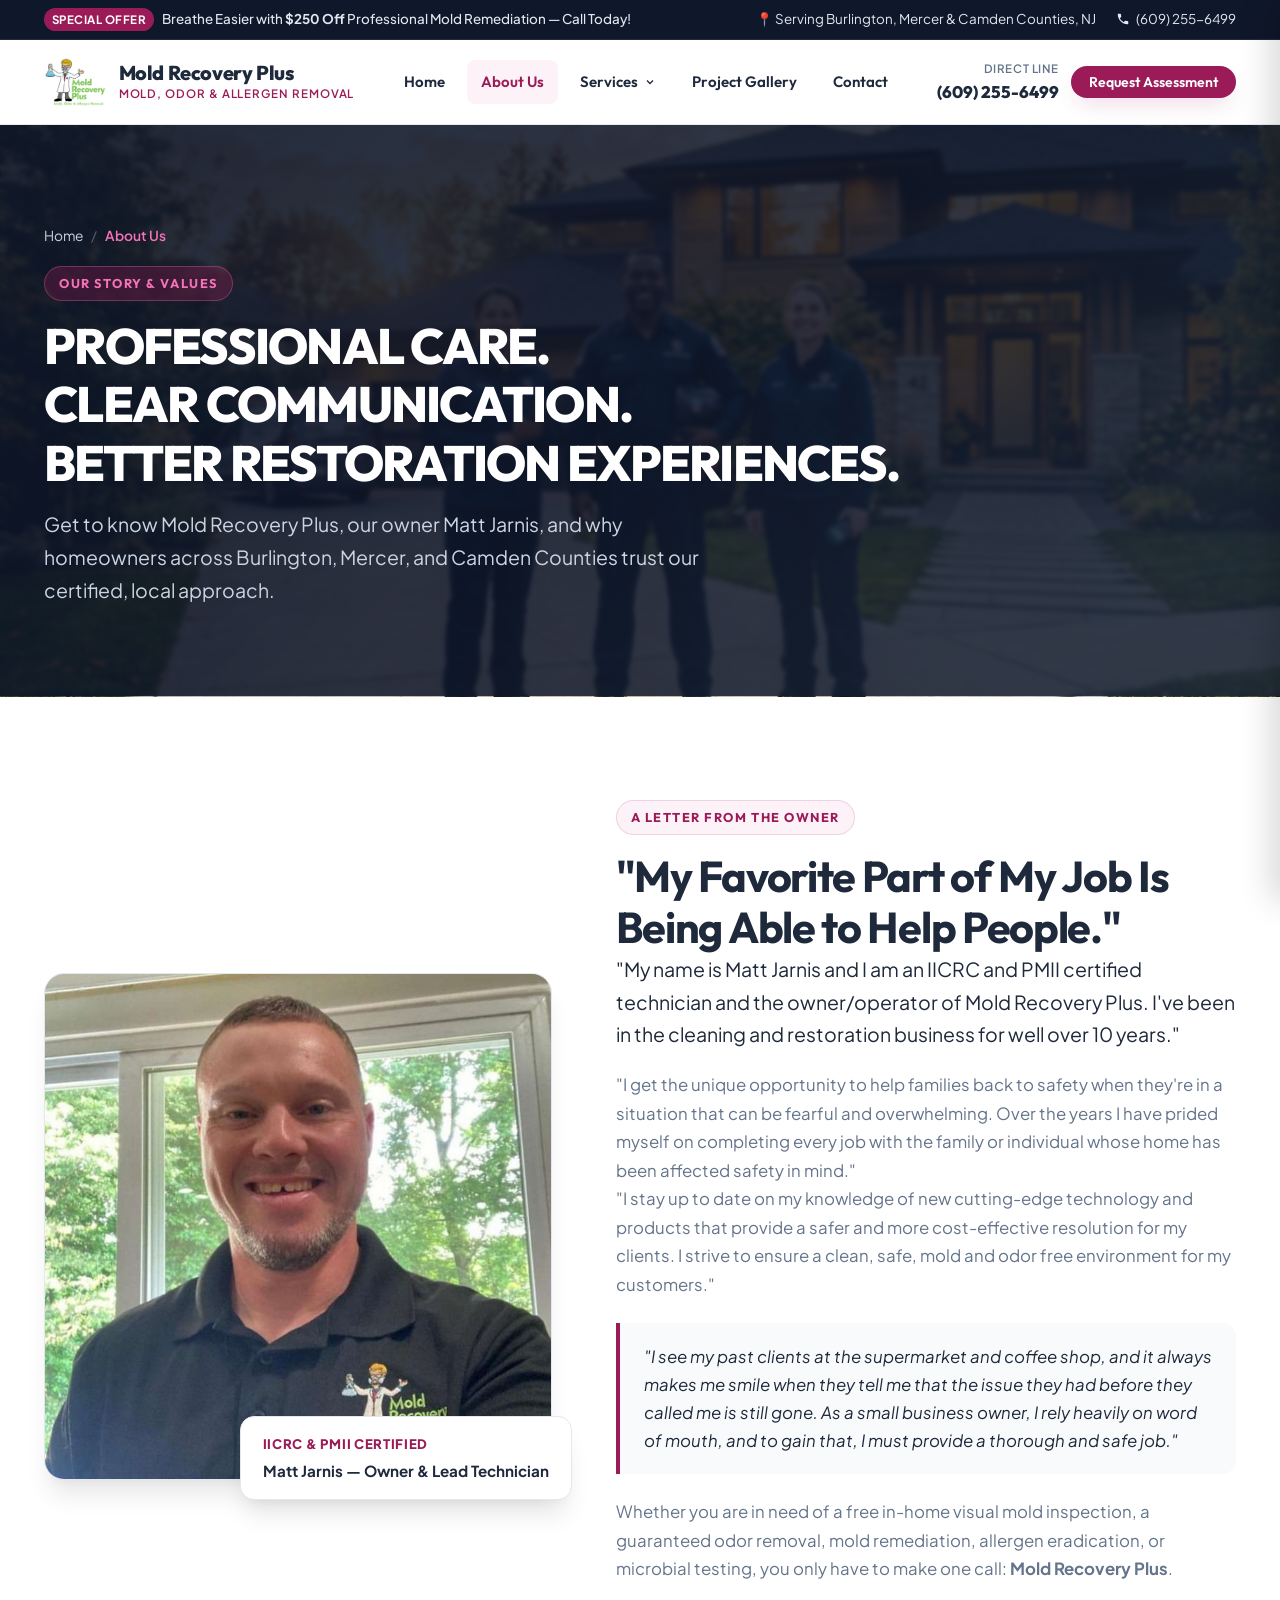
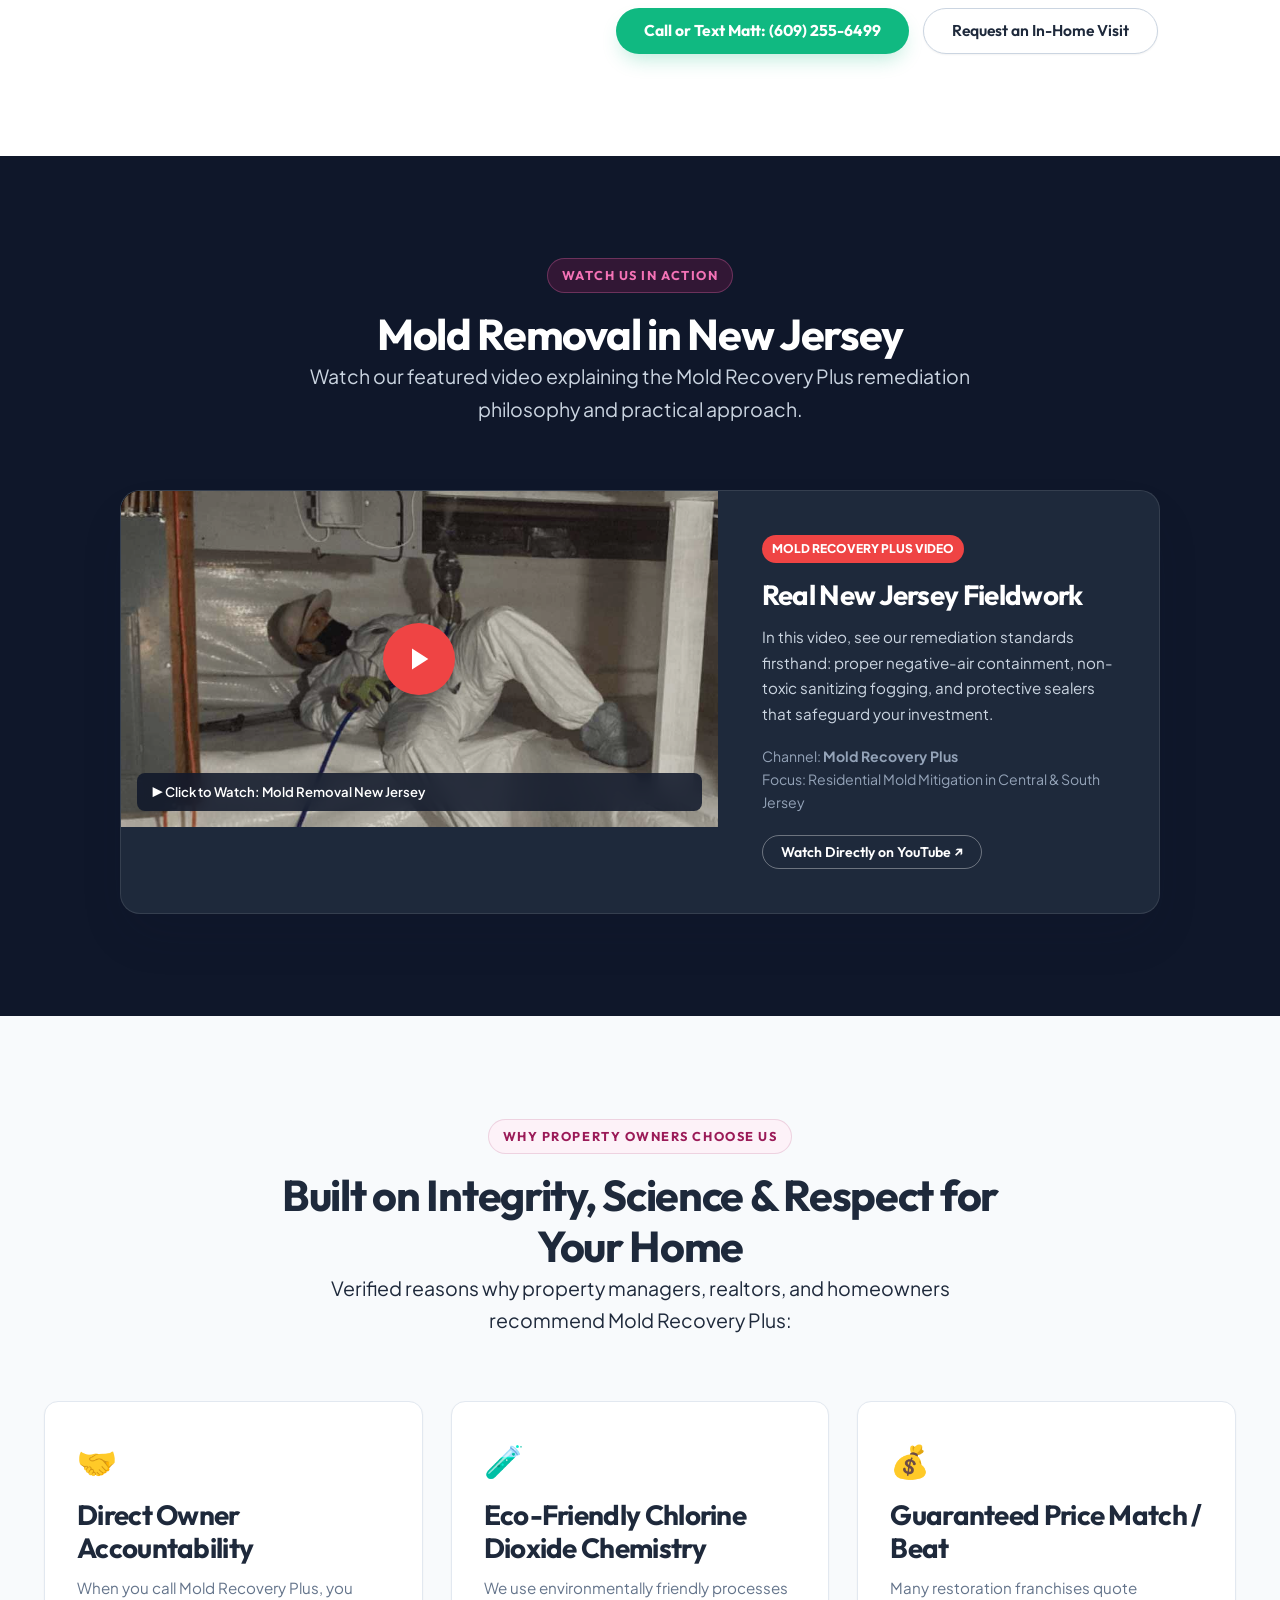
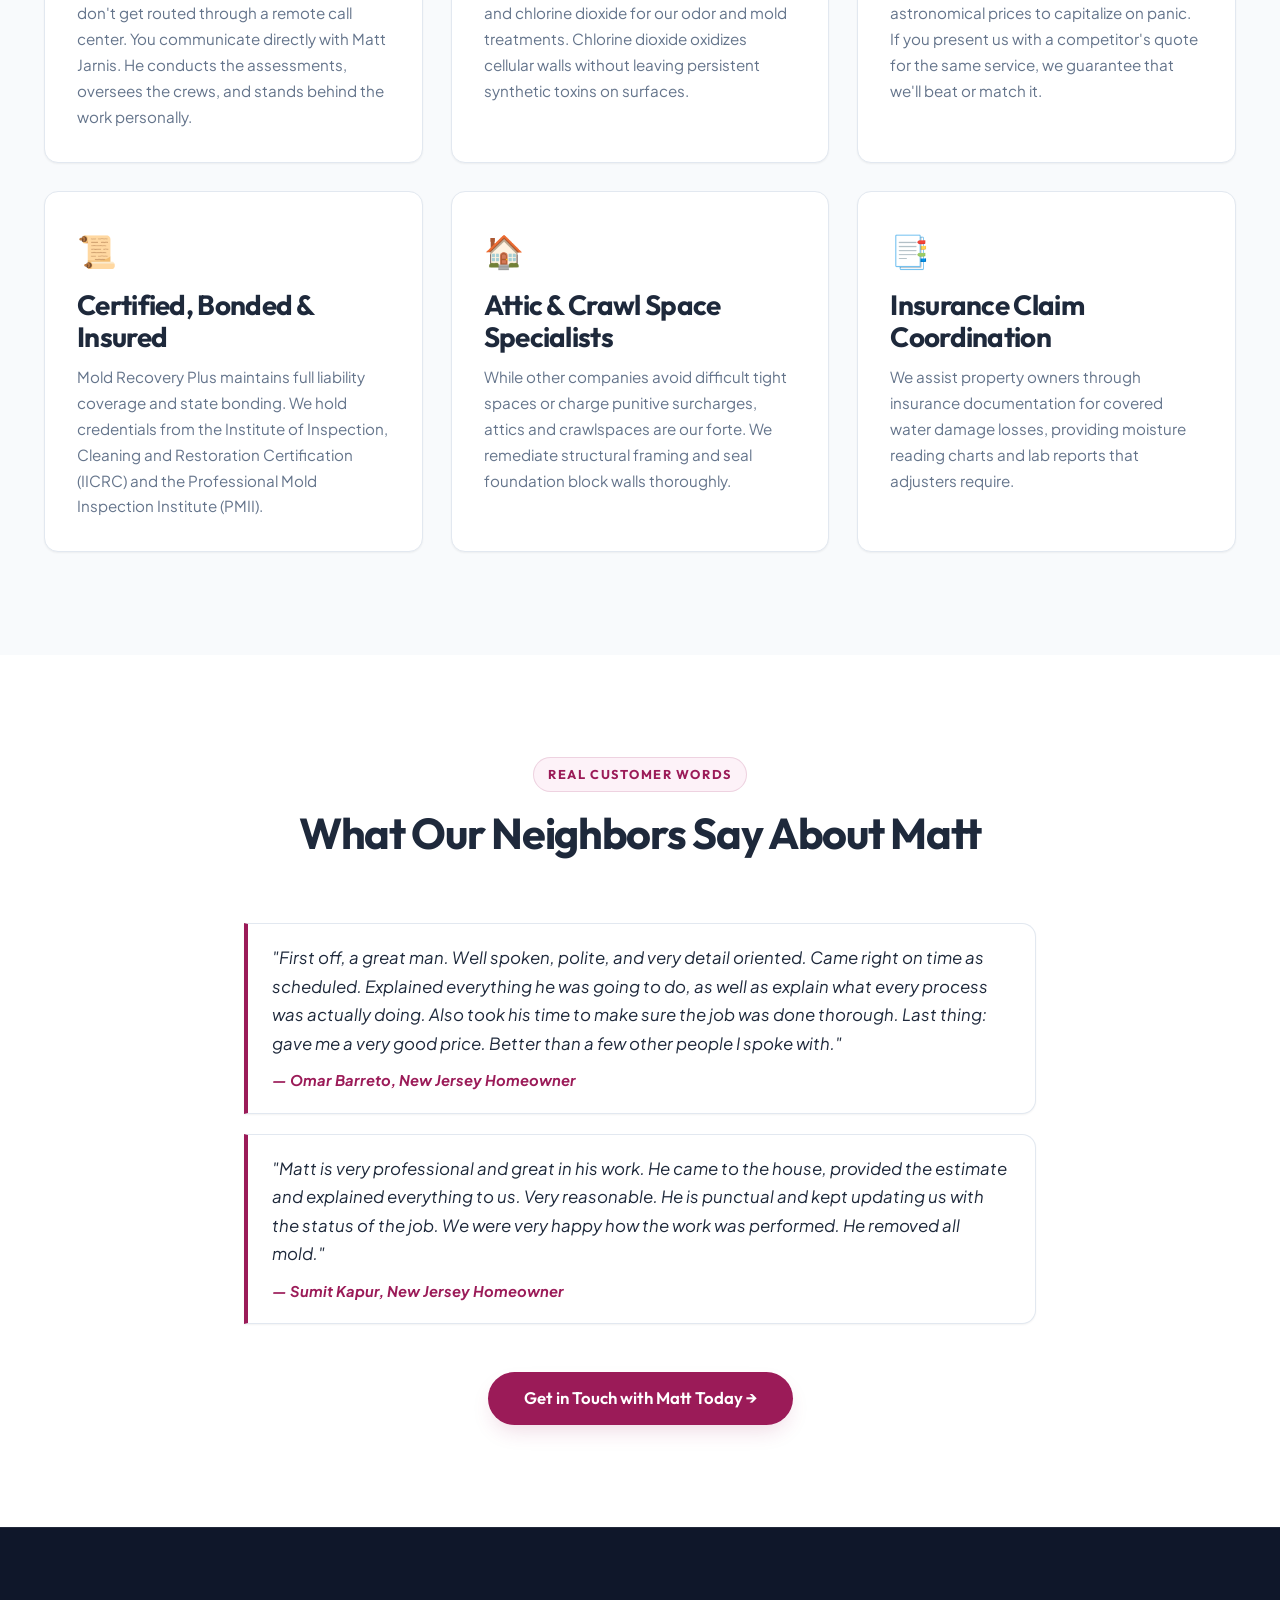
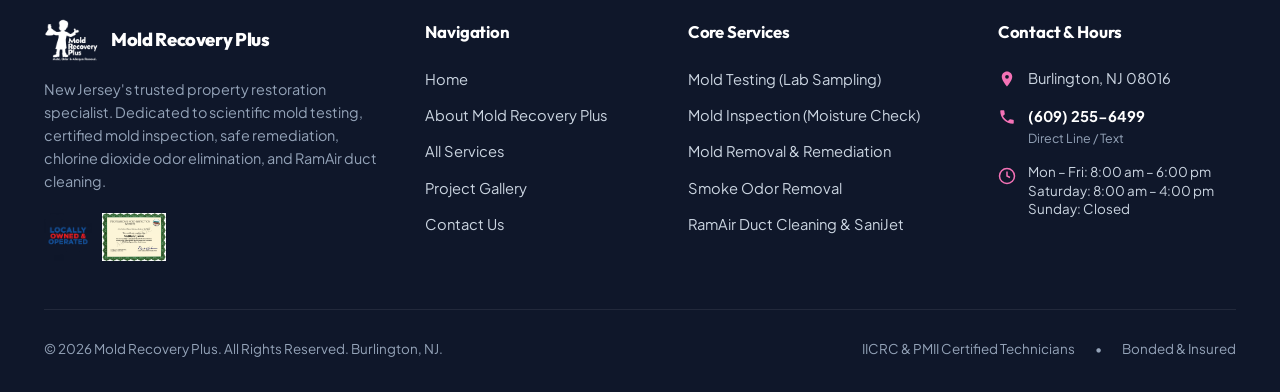
<file: about.html>
<!DOCTYPE html>
<html lang="en">
<head>
  <meta charset="UTF-8">
  <meta name="viewport" content="width=device-width, initial-scale=1.0">
  <title>About Mold Recovery Plus | Owner Matt Jarnis | New Jersey Restoration</title>
  <meta name="description" content="Learn about Mold Recovery Plus, led by IICRC & PMII certified technician Matt Jarnis. Over 10 years of trusted, owner-operated property restoration in Burlington & Mercer County, NJ.">
  <link rel="stylesheet" href="css/styles.css">
  <link rel="icon" type="image/png" href="assets/images/logo.png">
  <meta name="referrer" content="strict-origin-when-cross-origin">
</head>
<body>

  <!-- Top Announcement Bar -->
  <aside class="top-bar" aria-label="Announcement">
    <div class="container top-bar-inner">
      <div class="top-bar-promo">
        <span class="badge">SPECIAL OFFER</span>
        <span>Breathe Easier with <strong>$250 Off</strong> Professional Mold Remediation — Call Today!</span>
      </div>
      <div class="top-bar-contacts">
        <span>📍 Serving Burlington, Mercer &amp; Camden Counties, NJ</span>
        <a href="tel:6092556499">
          <svg width="14" height="14" viewBox="0 0 24 24" fill="currentColor"><path d="M6.62 10.79c1.44 2.83 3.76 5.14 6.59 6.59l2.2-2.2c.27-.27.67-.36 1.02-.24 1.12.37 2.33.57 3.57.57.55 0 1 .45 1 1V20c0 .55-.45 1-1 1-9.39 0-17-7.61-17-17 0-.55.45-1 1-1h3.5c.55 0 1 .45 1 1 0 1.25.2 2.45.57 3.57.11.35.03.74-.25 1.02l-2.2 2.2z"/></svg>
          (609) 255-6499
        </a>
      </div>
    </div>
  </aside>

  <!-- Header -->
  <header class="main-header" role="banner">
    <div class="container header-inner">
      <a href="index.html" class="logo-wrapper">
        <img src="assets/images/logo.png" alt="Mold Recovery Plus Logo" class="logo-img" width="180" height="52">
        <div class="logo-text">
          <span class="logo-name">Mold Recovery Plus</span>
          <span class="logo-tagline">Mold, Odor &amp; Allergen Removal</span>
        </div>
      </a>

      <!-- Desktop Nav -->
      <nav class="nav-menu" aria-label="Main Navigation">
        <div class="nav-item"><a href="index.html" class="nav-link">Home</a></div>
        <div class="nav-item"><a href="about.html" class="nav-link active">About Us</a></div>
        
        <div class="nav-item has-dropdown">
          <a href="services.html" class="nav-link" aria-haspopup="true" aria-expanded="false">
            Services
            <svg width="12" height="12" viewBox="0 0 24 24" fill="none" stroke="currentColor" stroke-width="2.5"><polyline points="6 9 12 15 18 9"/></svg>
          </a>
          <div class="nav-dropdown" role="menu">
            <a href="services/mold-testing.html" class="dropdown-link" role="menuitem">
              <div class="dropdown-icon">🧪</div>
              <div class="dropdown-text">
                <span class="dropdown-title">Mold Testing</span>
                <span class="dropdown-desc">Scientific air &amp; surface certified lab analysis</span>
              </div>
            </a>
            <a href="services/mold-inspection.html" class="dropdown-link" role="menuitem">
              <div class="dropdown-icon">🔍</div>
              <div class="dropdown-text">
                <span class="dropdown-title">Mold Inspection</span>
                <span class="dropdown-desc">Thermal imaging &amp; moisture mapping assessment</span>
              </div>
            </a>
            <a href="services/mold-removal.html" class="dropdown-link" role="menuitem">
              <div class="dropdown-icon">🛡️</div>
              <div class="dropdown-text">
                <span class="dropdown-title">Mold Removal</span>
                <span class="dropdown-desc">Containment, TAVS vapor treatment &amp; sealers</span>
              </div>
            </a>
            <a href="services/smoke-odor-removal.html" class="dropdown-link" role="menuitem">
              <div class="dropdown-icon">💨</div>
              <div class="dropdown-text">
                <span class="dropdown-title">Smoke Odor Removal</span>
                <span class="dropdown-desc">Deep-penetrating Chlorine Dioxide technology</span>
              </div>
            </a>
            <a href="services/air-duct-cleaning.html" class="dropdown-link" role="menuitem">
              <div class="dropdown-icon">🌀</div>
              <div class="dropdown-text">
                <span class="dropdown-title">Air Duct Cleaning</span>
                <span class="dropdown-desc">RamAir &amp; SaniJet 99.99% microbial sanitization</span>
              </div>
            </a>
            <div class="dropdown-footer">
              <a href="services.html">View All Services Overview →</a>
            </div>
          </div>
        </div>

        <div class="nav-item"><a href="gallery.html" class="nav-link">Project Gallery</a></div>
        <div class="nav-item"><a href="contact.html" class="nav-link">Contact</a></div>
      </nav>

      <div class="header-actions">
        <div class="header-phone">
          <span class="header-phone-label">Direct Line</span>
          <a href="tel:6092556499" class="header-phone-number">(609) 255-6499</a>
        </div>
        <a href="contact.html" class="btn btn-primary btn-sm">Request Assessment</a>
        <button class="mobile-toggle" aria-label="Open mobile navigation menu">
          <svg width="24" height="24" viewBox="0 0 24 24" fill="none" stroke="currentColor" stroke-width="2"><line x1="3" y1="12" x2="21" y2="12"/><line x1="3" y1="6" x2="21" y2="6"/><line x1="3" y1="18" x2="21" y2="18"/></svg>
        </button>
      </div>
    </div>
  </header>

  <!-- Mobile Drawer -->
  <div class="drawer-overlay"></div>
  <aside class="mobile-drawer" aria-label="Mobile Navigation Drawer">
    <div class="mobile-drawer-header">
      <div class="logo-wrapper">
        <img src="assets/images/logo.png" alt="Mold Recovery Plus Logo" class="logo-img" style="height: 40px;">
        <span class="logo-name" style="font-size: 1.1rem;">Mold Recovery Plus</span>
      </div>
      <button class="mobile-drawer-close" aria-label="Close menu">&times;</button>
    </div>
    <nav class="mobile-nav-list">
      <a href="index.html" class="mobile-nav-link">Home</a>
      <a href="about.html" class="mobile-nav-link active">About Us</a>
      <div class="has-mobile-submenu">
        <a href="services.html" class="mobile-nav-link mobile-submenu-toggle">
          <span>Services</span>
          <span class="toggle-icon">▼</span>
        </a>
        <div class="mobile-submenu">
          <a href="services.html">All Services Overview</a>
          <a href="services/mold-testing.html">🧪 Mold Testing</a>
          <a href="services/mold-inspection.html">🔍 Mold Inspection</a>
          <a href="services/mold-removal.html">🛡️ Mold Removal</a>
          <a href="services/smoke-odor-removal.html">💨 Smoke Odor Removal</a>
          <a href="services/air-duct-cleaning.html">🌀 Air Duct Cleaning</a>
        </div>
      </div>
      <a href="gallery.html" class="mobile-nav-link">Project Gallery</a>
      <a href="contact.html" class="mobile-nav-link">Contact</a>
    </nav>
    <div class="mobile-drawer-cta">
      <a href="tel:6092556499" class="btn btn-phone">Call (609) 255-6499</a>
      <a href="contact.html" class="btn btn-primary">Free Inspection Inquiry</a>
    </div>
  </aside>

  <!-- About Hero -->
  <section class="page-hero page-hero-about">
    <div class="container">
      <div class="breadcrumbs">
        <a href="index.html">Home</a>
        <span class="separator">/</span>
        <span class="current">About Us</span>
      </div>
      <span class="eyebrow" style="background: rgba(155, 27, 88, 0.3); color: #F472B6; border-color: rgba(244,114,182,0.3);">
        OUR STORY &amp; VALUES
      </span>
      <h1>PROFESSIONAL CARE.<br>CLEAR COMMUNICATION.<br>BETTER RESTORATION EXPERIENCES.</h1>
      <p class="lead">
        Get to know Mold Recovery Plus, our owner Matt Jarnis, and why homeowners across Burlington, Mercer, and Camden Counties trust our certified, local approach.
      </p>
    </div>
  </section>

  <!-- Founder Message & Authentic Background -->
  <section class="section">
    <div class="container owner-story-grid">
      <div class="owner-card-visual">
        <div class="owner-image-frame">
          <img src="assets/images/matt-jarnis.jpg" alt="Matt Jarnis, Owner and Operator of Mold Recovery Plus" width="480" height="600">
        </div>
        <div class="owner-credential-badge">
          <span class="owner-badge-title">IICRC &amp; PMII Certified</span>
          <span class="owner-badge-sub">Matt Jarnis — Owner &amp; Lead Technician</span>
        </div>
      </div>

      <div>
        <span class="eyebrow">A Letter from the Owner</span>
        <h2>"My Favorite Part of My Job Is Being Able to Help People."</h2>
        <p class="lead" style="margin-bottom: 20px;">
          "My name is Matt Jarnis and I am an IICRC and PMII certified technician and the owner/operator of Mold Recovery Plus. I've been in the cleaning and restoration business for well over 10 years."
        </p>
        
        <p>
          "I get the unique opportunity to help families back to safety when they're in a situation that can be fearful and overwhelming. Over the years I have prided myself on completing every job with the family or individual whose home has been affected safety in mind."
        </p>

        <p>
          "I stay up to date on my knowledge of new cutting-edge technology and products that provide a safer and more cost-effective resolution for my clients. I strive to ensure a clean, safe, mold and odor free environment for my customers."
        </p>

        <div class="quote-box">
          "I see my past clients at the supermarket and coffee shop, and it always makes me smile when they tell me that the issue they had before they called me is still gone. As a small business owner, I rely heavily on word of mouth, and to gain that, I must provide a thorough and safe job."
        </div>

        <p>
          Whether you are in need of a free in-home visual mold inspection, a guaranteed odor removal, mold remediation, allergen eradication, or microbial testing, you only have to make one call: <strong>Mold Recovery Plus</strong>.
        </p>

        <div style="margin-top: 24px; display: flex; gap: 14px; flex-wrap: wrap;">
          <a href="tel:6092556499" class="btn btn-phone">Call or Text Matt: (609) 255-6499</a>
          <a href="contact.html" class="btn btn-secondary">Request an In-Home Visit</a>
        </div>
      </div>
    </div>
  </section>

  <!-- Video Showcase on About Page -->
  <section class="section section-dark">
    <div class="container">
      <div class="section-header text-center">
        <span class="eyebrow">Watch Us in Action</span>
        <h2>Mold Removal in New Jersey</h2>
        <p class="lead">Watch our featured video explaining the Mold Recovery Plus remediation philosophy and practical approach.</p>
      </div>

      <div class="video-feature-card" style="max-width: 1040px; margin: 0 auto;">
        <div class="video-frame-wrap" id="youtube-facade" data-video-id="8bl6xXmY_KE" role="button" tabindex="0" aria-label="Play Mold Removal New Jersey Video">
          <div class="video-facade-overlay">
            <img src="https://img.youtube.com/vi/8bl6xXmY_KE/maxresdefault.jpg" onerror="this.src='assets/images/crawlspace-sealer-worker.jpg'" alt="Mold Removal New Jersey by Mold Recovery Plus Video Thumbnail" class="video-facade-thumb">
            <div class="video-play-btn-pulse" aria-hidden="true">
              <svg width="28" height="28" viewBox="0 0 24 24" fill="#FFFFFF"><polygon points="6 3 20 12 6 21 6 3"/></svg>
            </div>
            <div class="video-facade-caption">
              <span>▶ Click to Watch: Mold Removal New Jersey</span>
            </div>
          </div>
          <iframe 
            id="youtube-iframe"
            style="display: none;"
            data-src="https://www.youtube.com/embed/8bl6xXmY_KE?autoplay=1&amp;rel=0&amp;modestbranding=1" 
            title="Mold Removal New Jersey by Mold Recovery Plus" 
            allow="accelerometer; autoplay; clipboard-write; encrypted-media; gyroscope; picture-in-picture; web-share" 
            referrerpolicy="strict-origin-when-cross-origin"
            allowfullscreen>
          </iframe>
        </div>
        <div class="video-content-wrap">
          <span class="video-badge">MOLD RECOVERY PLUS VIDEO</span>
          <h3 style="color: #fff; margin-bottom: 12px;">Real New Jersey Fieldwork</h3>
          <p style="color: #CBD5E1; font-size: 0.95rem; margin-bottom: 18px;">
            In this video, see our remediation standards firsthand: proper negative-air containment, non-toxic sanitizing fogging, and protective sealers that safeguard your investment.
          </p>
          <div style="font-size: 0.88rem; color: #94A3B8;">
            Channel: <strong>Mold Recovery Plus</strong><br>
            Focus: Residential Mold Mitigation in Central &amp; South Jersey
          </div>
          <div style="margin-top: 20px;">
            <a href="https://www.youtube.com/watch?v=8bl6xXmY_KE" target="_blank" rel="noopener noreferrer" class="btn btn-outline-white btn-sm">Watch Directly on YouTube ↗</a>
          </div>
        </div>
      </div>
    </div>
  </section>

  <!-- Why Customers Choose Us: Verified Principles -->
  <section class="section section-subtle">
    <div class="container">
      <div class="section-header text-center">
        <span class="eyebrow">Why Property Owners Choose Us</span>
        <h2>Built on Integrity, Science &amp; Respect for Your Home</h2>
        <p class="lead">Verified reasons why property managers, realtors, and homeowners recommend Mold Recovery Plus:</p>
      </div>

      <div style="display: grid; grid-template-columns: repeat(auto-fit, minmax(min(100%, 280px), 1fr)); gap: 28px;">
        <div style="background: #fff; padding: 32px; border-radius: var(--radius-md); border: 1px solid var(--color-border-subtle); box-shadow: var(--shadow-sm);">
          <div style="font-size: 2rem; margin-bottom: 12px;">🤝</div>
          <h3 style="margin-bottom: 10px;">Direct Owner Accountability</h3>
          <p style="font-size: 0.95rem;">
            When you call Mold Recovery Plus, you don't get routed through a remote call center. You communicate directly with Matt Jarnis. He conducts the assessments, oversees the crews, and stands behind the work personally.
          </p>
        </div>

        <div style="background: #fff; padding: 32px; border-radius: var(--radius-md); border: 1px solid var(--color-border-subtle); box-shadow: var(--shadow-sm);">
          <div style="font-size: 2rem; margin-bottom: 12px;">🧪</div>
          <h3 style="margin-bottom: 10px;">Eco-Friendly Chlorine Dioxide Chemistry</h3>
          <p style="font-size: 0.95rem;">
            We use environmentally friendly processes and chlorine dioxide for our odor and mold treatments. Chlorine dioxide oxidizes cellular walls without leaving persistent synthetic toxins on surfaces.
          </p>
        </div>

        <div style="background: #fff; padding: 32px; border-radius: var(--radius-md); border: 1px solid var(--color-border-subtle); box-shadow: var(--shadow-sm);">
          <div style="font-size: 2rem; margin-bottom: 12px;">💰</div>
          <h3 style="margin-bottom: 10px;">Guaranteed Price Match / Beat</h3>
          <p style="font-size: 0.95rem;">
            Many restoration franchises quote astronomical prices to capitalize on panic. If you present us with a competitor's quote for the same service, we guarantee that we'll beat or match it.
          </p>
        </div>

        <div style="background: #fff; padding: 32px; border-radius: var(--radius-md); border: 1px solid var(--color-border-subtle); box-shadow: var(--shadow-sm);">
          <div style="font-size: 2rem; margin-bottom: 12px;">📜</div>
          <h3 style="margin-bottom: 10px;">Certified, Bonded &amp; Insured</h3>
          <p style="font-size: 0.95rem;">
            Mold Recovery Plus maintains full liability coverage and state bonding. We hold credentials from the Institute of Inspection, Cleaning and Restoration Certification (IICRC) and the Professional Mold Inspection Institute (PMII).
          </p>
        </div>

        <div style="background: #fff; padding: 32px; border-radius: var(--radius-md); border: 1px solid var(--color-border-subtle); box-shadow: var(--shadow-sm);">
          <div style="font-size: 2rem; margin-bottom: 12px;">🏠</div>
          <h3 style="margin-bottom: 10px;">Attic &amp; Crawl Space Specialists</h3>
          <p style="font-size: 0.95rem;">
            While other companies avoid difficult tight spaces or charge punitive surcharges, attics and crawlspaces are our forte. We remediate structural framing and seal foundation block walls thoroughly.
          </p>
        </div>

        <div style="background: #fff; padding: 32px; border-radius: var(--radius-md); border: 1px solid var(--color-border-subtle); box-shadow: var(--shadow-sm);">
          <div style="font-size: 2rem; margin-bottom: 12px;">📑</div>
          <h3 style="margin-bottom: 10px;">Insurance Claim Coordination</h3>
          <p style="font-size: 0.95rem;">
            We assist property owners through insurance documentation for covered water damage losses, providing moisture reading charts and lab reports that adjusters require.
          </p>
        </div>
      </div>
    </div>
  </section>

  <!-- Customer Proof on About Page -->
  <section class="section">
    <div class="container container-narrow">
      <div class="section-header text-center">
        <span class="eyebrow">Real Customer Words</span>
        <h2>What Our Neighbors Say About Matt</h2>
      </div>

      <div style="display: flex; flex-direction: column; gap: 20px;">
        <div class="quote-box" style="margin: 0; background: #fff; border: 1px solid var(--color-border-subtle); border-left: 4px solid var(--color-brand-primary); box-shadow: var(--shadow-sm);">
          <p style="font-style: italic; margin-bottom: 10px; color: var(--color-text-main);">
            "First off, a great man. Well spoken, polite, and very detail oriented. Came right on time as scheduled. Explained everything he was going to do, as well as explain what every process was actually doing. Also took his time to make sure the job was done thorough. Last thing: gave me a very good price. Better than a few other people I spoke with."
          </p>
          <div style="font-weight: 700; font-size: 0.92rem; color: var(--color-brand-primary);">— Omar Barreto, New Jersey Homeowner</div>
        </div>

        <div class="quote-box" style="margin: 0; background: #fff; border: 1px solid var(--color-border-subtle); border-left: 4px solid var(--color-brand-primary); box-shadow: var(--shadow-sm);">
          <p style="font-style: italic; margin-bottom: 10px; color: var(--color-text-main);">
            "Matt is very professional and great in his work. He came to the house, provided the estimate and explained everything to us. Very reasonable. He is punctual and kept updating us with the status of the job. We were very happy how the work was performed. He removed all mold."
          </p>
          <div style="font-weight: 700; font-size: 0.92rem; color: var(--color-brand-primary);">— Sumit Kapur, New Jersey Homeowner</div>
        </div>
      </div>

      <div style="margin-top: 48px; text-align: center;">
        <a href="contact.html" class="btn btn-primary btn-lg">Get in Touch with Matt Today →</a>
      </div>
    </div>
  </section>

  <!-- Footer -->
  <footer class="site-footer" role="contentinfo">
    <div class="container">
      <div class="footer-grid">
        <div>
          <a href="index.html" class="logo-wrapper" style="margin-bottom: 16px;">
            <img src="assets/images/logo.png" alt="Mold Recovery Plus Logo" class="logo-img" style="filter: brightness(0) invert(1); height: 44px;">
            <span class="logo-name" style="color: #fff; font-size: 1.15rem;">Mold Recovery Plus</span>
          </a>
          <p style="font-size: 0.9rem; line-height: 1.6; color: #94A3B8; margin-bottom: 20px;">
            New Jersey's trusted property restoration specialist. Dedicated to scientific mold testing, certified mold inspection, safe remediation, chlorine dioxide odor elimination, and RamAir duct cleaning.
          </p>
          <div style="display: flex; gap: 10px; align-items: center;">
            <img src="assets/images/locally-owned.png" alt="Locally Owned and Operated" style="height: 48px; width: auto;" loading="lazy">
            <img src="assets/images/mold-cert.png" alt="Certified Mold Remediation Technician" style="height: 48px; width: auto;" loading="lazy">
          </div>
        </div>

        <div>
          <div class="footer-col-title">Navigation</div>
          <ul class="footer-links">
            <li><a href="index.html">Home</a></li>
            <li><a href="about.html">About Mold Recovery Plus</a></li>
            <li><a href="services.html">All Services</a></li>
            <li><a href="gallery.html">Project Gallery</a></li>
            <li><a href="contact.html">Contact Us</a></li>
          </ul>
        </div>

        <div>
          <div class="footer-col-title">Core Services</div>
          <ul class="footer-links">
            <li><a href="services/mold-testing.html">Mold Testing (Lab Sampling)</a></li>
            <li><a href="services/mold-inspection.html">Mold Inspection (Moisture Check)</a></li>
            <li><a href="services/mold-removal.html">Mold Removal &amp; Remediation</a></li>
            <li><a href="services/smoke-odor-removal.html">Smoke Odor Removal</a></li>
            <li><a href="services/air-duct-cleaning.html">RamAir Duct Cleaning &amp; SaniJet</a></li>
          </ul>
        </div>

        <div>
          <div class="footer-col-title">Contact &amp; Hours</div>
          <div class="footer-contact-item">
            <svg width="18" height="18" viewBox="0 0 24 24" fill="currentColor"><path d="M12 2C8.13 2 5 5.13 5 9c0 5.25 7 13 7 13s7-7.75 7-13c0-3.87-3.13-7-7-7zm0 9.5a2.5 2.5 0 0 1 0-5 2.5 2.5 0 0 1 0 5z"/></svg>
            <div>Burlington, NJ 08016</div>
          </div>
          <div class="footer-contact-item">
            <svg width="18" height="18" viewBox="0 0 24 24" fill="currentColor"><path d="M6.62 10.79c1.44 2.83 3.76 5.14 6.59 6.59l2.2-2.2c.27-.27.67-.36 1.02-.24 1.12.37 2.33.57 3.57.57.55 0 1 .45 1 1V20c0 .55-.45 1-1 1-9.39 0-17-7.61-17-17 0-.55.45-1 1-1h3.5c.55 0 1 .45 1 1 0 1.25.2 2.45.57 3.57.11.35.03.74-.25 1.02l-2.2 2.2z"/></svg>
            <div>
              <a href="tel:6092556499" style="color: #fff; font-weight: 700;">(609) 255-6499</a>
              <div style="font-size: 0.78rem; color: #94A3B8;">Direct Line / Text</div>
            </div>
          </div>
          <div class="footer-contact-item">
            <svg width="18" height="18" viewBox="0 0 24 24" fill="none" stroke="currentColor" stroke-width="2"><circle cx="12" cy="12" r="10"/><polyline points="12 6 12 12 16 14"/></svg>
            <div style="font-size: 0.84rem; line-height: 1.4;">
              Mon – Fri: 8:00 am – 6:00 pm<br>
              Saturday: 8:00 am – 4:00 pm<br>
              Sunday: Closed
            </div>
          </div>
        </div>
      </div>

      <div class="footer-bottom">
        <div>
          &copy; <span class="current-year">2026</span> Mold Recovery Plus. All Rights Reserved. Burlington, NJ.
        </div>
        <div class="footer-legal-links">
          <span>IICRC &amp; PMII Certified Technicians</span>
          <span>•</span>
          <span>Bonded &amp; Insured</span>
        </div>
      </div>
    </div>
  </footer>

  <a href="tel:6092556499" class="floating-mobile-call" aria-label="Direct Call to Mold Recovery Plus">
    <svg width="18" height="18" viewBox="0 0 24 24" fill="currentColor"><path d="M6.62 10.79c1.44 2.83 3.76 5.14 6.59 6.59l2.2-2.2c.27-.27.67-.36 1.02-.24 1.12.37 2.33.57 3.57.57.55 0 1 .45 1 1V20c0 .55-.45 1-1 1-9.39 0-17-7.61-17-17 0-.55.45-1 1-1h3.5c.55 0 1 .45 1 1 0 1.25.2 2.45.57 3.57.11.35.03.74-.25 1.02l-2.2 2.2z"/></svg>
    Call (609) 255-6499
  </a>

  <script src="js/main.js"></script>
</body>
</html>
</file>
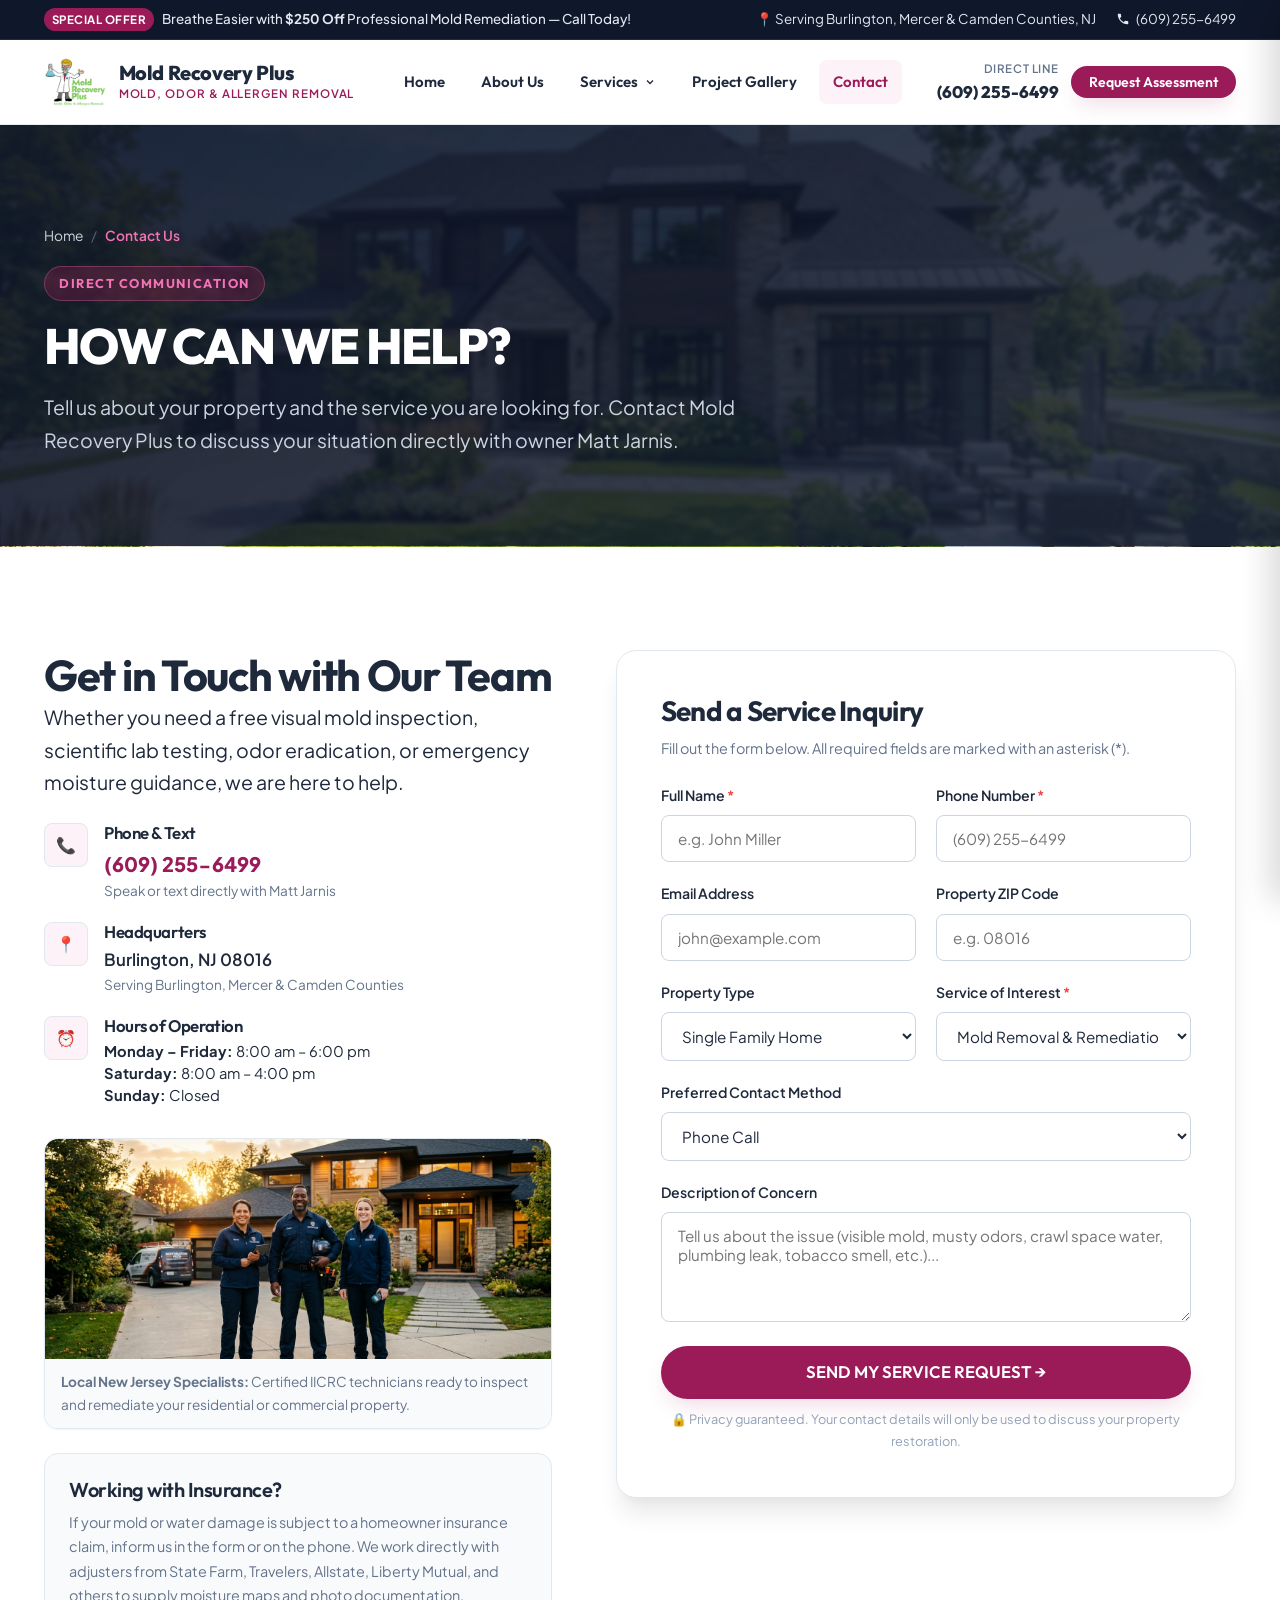
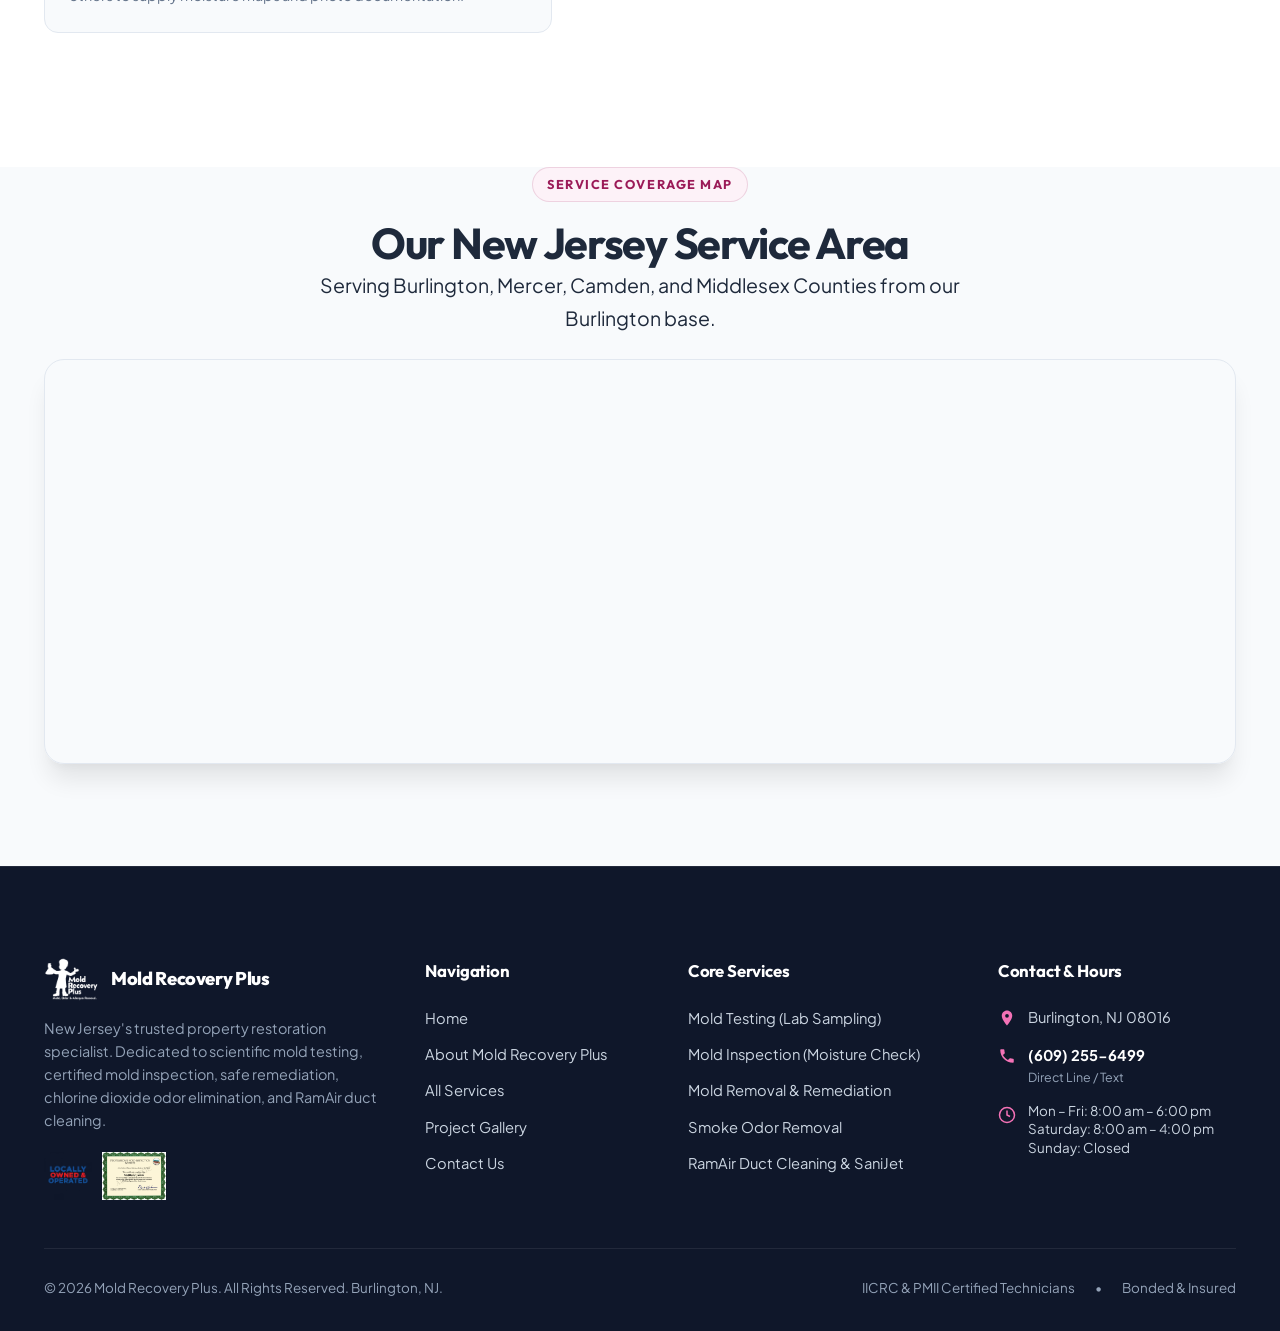
<file: contact.html>
<!DOCTYPE html>
<html lang="en">
<head>
  <meta charset="UTF-8">
  <meta name="viewport" content="width=device-width, initial-scale=1.0">
  <title>Contact Mold Recovery Plus | Service Inquiry & Inspection Request</title>
  <meta name="description" content="Contact Mold Recovery Plus in Burlington, NJ. Request mold testing, mold inspection, mold remediation, smoke odor removal, or air duct cleaning. Call (609) 255-6499.">
  <link rel="stylesheet" href="css/styles.css">
  <link rel="icon" type="image/png" href="assets/images/logo.png">
  <meta name="referrer" content="strict-origin-when-cross-origin">
</head>
<body>

  <!-- Top Announcement Bar -->
  <aside class="top-bar" aria-label="Announcement">
    <div class="container top-bar-inner">
      <div class="top-bar-promo">
        <span class="badge">SPECIAL OFFER</span>
        <span>Breathe Easier with <strong>$250 Off</strong> Professional Mold Remediation — Call Today!</span>
      </div>
      <div class="top-bar-contacts">
        <span>📍 Serving Burlington, Mercer &amp; Camden Counties, NJ</span>
        <a href="tel:6092556499">
          <svg width="14" height="14" viewBox="0 0 24 24" fill="currentColor"><path d="M6.62 10.79c1.44 2.83 3.76 5.14 6.59 6.59l2.2-2.2c.27-.27.67-.36 1.02-.24 1.12.37 2.33.57 3.57.57.55 0 1 .45 1 1V20c0 .55-.45 1-1 1-9.39 0-17-7.61-17-17 0-.55.45-1 1-1h3.5c.55 0 1 .45 1 1 0 1.25.2 2.45.57 3.57.11.35.03.74-.25 1.02l-2.2 2.2z"/></svg>
          (609) 255-6499
        </a>
      </div>
    </div>
  </aside>

  <!-- Header -->
  <header class="main-header" role="banner">
    <div class="container header-inner">
      <a href="index.html" class="logo-wrapper">
        <img src="assets/images/logo.png" alt="Mold Recovery Plus Logo" class="logo-img" width="180" height="52">
        <div class="logo-text">
          <span class="logo-name">Mold Recovery Plus</span>
          <span class="logo-tagline">Mold, Odor &amp; Allergen Removal</span>
        </div>
      </a>

      <!-- Desktop Nav -->
      <nav class="nav-menu" aria-label="Main Navigation">
        <div class="nav-item"><a href="index.html" class="nav-link">Home</a></div>
        <div class="nav-item"><a href="about.html" class="nav-link">About Us</a></div>
        
        <div class="nav-item has-dropdown">
          <a href="services.html" class="nav-link" aria-haspopup="true" aria-expanded="false">
            Services
            <svg width="12" height="12" viewBox="0 0 24 24" fill="none" stroke="currentColor" stroke-width="2.5"><polyline points="6 9 12 15 18 9"/></svg>
          </a>
          <div class="nav-dropdown" role="menu">
            <a href="services/mold-testing.html" class="dropdown-link" role="menuitem">
              <div class="dropdown-icon">🧪</div>
              <div class="dropdown-text">
                <span class="dropdown-title">Mold Testing</span>
                <span class="dropdown-desc">Scientific air &amp; surface certified lab analysis</span>
              </div>
            </a>
            <a href="services/mold-inspection.html" class="dropdown-link" role="menuitem">
              <div class="dropdown-icon">🔍</div>
              <div class="dropdown-text">
                <span class="dropdown-title">Mold Inspection</span>
                <span class="dropdown-desc">Thermal imaging &amp; moisture mapping assessment</span>
              </div>
            </a>
            <a href="services/mold-removal.html" class="dropdown-link" role="menuitem">
              <div class="dropdown-icon">🛡️</div>
              <div class="dropdown-text">
                <span class="dropdown-title">Mold Removal</span>
                <span class="dropdown-desc">Containment, TAVS vapor treatment &amp; sealers</span>
              </div>
            </a>
            <a href="services/smoke-odor-removal.html" class="dropdown-link" role="menuitem">
              <div class="dropdown-icon">💨</div>
              <div class="dropdown-text">
                <span class="dropdown-title">Smoke Odor Removal</span>
                <span class="dropdown-desc">Deep-penetrating Chlorine Dioxide technology</span>
              </div>
            </a>
            <a href="services/air-duct-cleaning.html" class="dropdown-link" role="menuitem">
              <div class="dropdown-icon">🌀</div>
              <div class="dropdown-text">
                <span class="dropdown-title">Air Duct Cleaning</span>
                <span class="dropdown-desc">RamAir &amp; SaniJet 99.99% microbial sanitization</span>
              </div>
            </a>
            <div class="dropdown-footer">
              <a href="services.html">View All Services Overview →</a>
            </div>
          </div>
        </div>

        <div class="nav-item"><a href="gallery.html" class="nav-link">Project Gallery</a></div>
        <div class="nav-item"><a href="contact.html" class="nav-link active">Contact</a></div>
      </nav>

      <div class="header-actions">
        <div class="header-phone">
          <span class="header-phone-label">Direct Line</span>
          <a href="tel:6092556499" class="header-phone-number">(609) 255-6499</a>
        </div>
        <a href="contact.html" class="btn btn-primary btn-sm">Request Assessment</a>
        <button class="mobile-toggle" aria-label="Open mobile navigation menu">
          <svg width="24" height="24" viewBox="0 0 24 24" fill="none" stroke="currentColor" stroke-width="2"><line x1="3" y1="12" x2="21" y2="12"/><line x1="3" y1="6" x2="21" y2="6"/><line x1="3" y1="18" x2="21" y2="18"/></svg>
        </button>
      </div>
    </div>
  </header>

  <!-- Mobile Drawer -->
  <div class="drawer-overlay"></div>
  <aside class="mobile-drawer" aria-label="Mobile Navigation Drawer">
    <div class="mobile-drawer-header">
      <div class="logo-wrapper">
        <img src="assets/images/logo.png" alt="Mold Recovery Plus Logo" class="logo-img" style="height: 40px;">
        <span class="logo-name" style="font-size: 1.1rem;">Mold Recovery Plus</span>
      </div>
      <button class="mobile-drawer-close" aria-label="Close menu">&times;</button>
    </div>
    <nav class="mobile-nav-list">
      <a href="index.html" class="mobile-nav-link">Home</a>
      <a href="about.html" class="mobile-nav-link">About Us</a>
      <div class="has-mobile-submenu">
        <a href="services.html" class="mobile-nav-link mobile-submenu-toggle">
          <span>Services</span>
          <span class="toggle-icon">▼</span>
        </a>
        <div class="mobile-submenu">
          <a href="services.html">All Services Overview</a>
          <a href="services/mold-testing.html">🧪 Mold Testing</a>
          <a href="services/mold-inspection.html">🔍 Mold Inspection</a>
          <a href="services/mold-removal.html">🛡️ Mold Removal</a>
          <a href="services/smoke-odor-removal.html">💨 Smoke Odor Removal</a>
          <a href="services/air-duct-cleaning.html">🌀 Air Duct Cleaning</a>
        </div>
      </div>
      <a href="gallery.html" class="mobile-nav-link">Project Gallery</a>
      <a href="contact.html" class="mobile-nav-link active">Contact</a>
    </nav>
    <div class="mobile-drawer-cta">
      <a href="tel:6092556499" class="btn btn-phone">Call (609) 255-6499</a>
      <a href="contact.html" class="btn btn-primary">Free Inspection Inquiry</a>
    </div>
  </aside>

  <!-- Contact Hero -->
  <section class="page-hero page-hero-contact">
    <div class="container">
      <div class="breadcrumbs">
        <a href="index.html">Home</a>
        <span class="separator">/</span>
        <span class="current">Contact Us</span>
      </div>
      <span class="eyebrow" style="background: rgba(155, 27, 88, 0.3); color: #F472B6; border-color: rgba(244,114,182,0.3);">
        DIRECT COMMUNICATION
      </span>
      <h1>HOW CAN WE HELP?</h1>
      <p class="lead">
        Tell us about your property and the service you are looking for. Contact Mold Recovery Plus to discuss your situation directly with owner Matt Jarnis.
      </p>
    </div>
  </section>

  <!-- Contact Information & Form Grid -->
  <section class="section">
    <div class="container">
      <div class="contact-grid">
        
        <!-- Contact Info Col -->
        <div>
          <h2>Get in Touch with Our Team</h2>
          <p class="lead" style="margin-bottom: 24px;">
            Whether you need a free visual mold inspection, scientific lab testing, odor eradication, or emergency moisture guidance, we are here to help.
          </p>

          <div style="display: flex; flex-direction: column; gap: 20px; margin-bottom: 32px;">
            <div style="display: flex; gap: 16px; align-items: flex-start;">
              <div class="trust-badge-icon" style="background: var(--color-brand-primary-light);">📞</div>
              <div>
                <h4 style="font-size: 1.05rem; margin-bottom: 4px;">Phone &amp; Text</h4>
                <a href="tel:6092556499" style="font-size: 1.25rem; font-weight: 800; color: var(--color-brand-primary);">(609) 255-6499</a>
                <div style="font-size: 0.85rem; color: var(--color-text-muted);">Speak or text directly with Matt Jarnis</div>
              </div>
            </div>

            <div style="display: flex; gap: 16px; align-items: flex-start;">
              <div class="trust-badge-icon" style="background: var(--color-brand-primary-light);">📍</div>
              <div>
                <h4 style="font-size: 1.05rem; margin-bottom: 4px;">Headquarters</h4>
                <div style="font-size: 1.05rem; font-weight: 600; color: var(--color-text-main);">Burlington, NJ 08016</div>
                <div style="font-size: 0.85rem; color: var(--color-text-muted);">Serving Burlington, Mercer &amp; Camden Counties</div>
              </div>
            </div>

            <div style="display: flex; gap: 16px; align-items: flex-start;">
              <div class="trust-badge-icon" style="background: var(--color-brand-primary-light);">⏰</div>
              <div>
                <h4 style="font-size: 1.05rem; margin-bottom: 4px;">Hours of Operation</h4>
                <div style="font-size: 0.92rem; line-height: 1.5; color: var(--color-text-main);">
                  <strong>Monday – Friday:</strong> 8:00 am – 6:00 pm<br>
                  <strong>Saturday:</strong> 8:00 am – 4:00 pm<br>
                  <strong>Sunday:</strong> Closed
                </div>
              </div>
            </div>
          </div>

          <div style="border-radius: var(--radius-md); overflow: hidden; border: 1px solid var(--color-border-subtle); margin-bottom: 24px; box-shadow: var(--shadow-sm);">
            <img src="assets/images/team-sunset.jpg" alt="Mold Recovery Plus Professional Team in New Jersey" style="width: 100%; height: 220px; object-fit: cover; display: block;">
            <div style="background: var(--color-bg-subtle); padding: 12px 16px; font-size: 0.85rem; color: var(--color-text-muted);">
              <strong>Local New Jersey Specialists:</strong> Certified IICRC technicians ready to inspect and remediate your residential or commercial property.
            </div>
          </div>

          <div style="background: var(--color-bg-subtle); padding: 24px; border-radius: var(--radius-md); border: 1px solid var(--color-border-subtle); margin-bottom: 32px;">
            <h4 style="margin-bottom: 8px;">Working with Insurance?</h4>
            <p style="font-size: 0.9rem; color: var(--color-text-muted); margin-bottom: 0;">
              If your mold or water damage is subject to a homeowner insurance claim, inform us in the form or on the phone. We work directly with adjusters from State Farm, Travelers, Allstate, Liberty Mutual, and others to supply moisture maps and photo documentation.
            </p>
          </div>
        </div>

        <!-- Form Col -->
        <div class="form-card">
          <h3 style="margin-bottom: 8px;">Send a Service Inquiry</h3>
          <p style="font-size: 0.9rem; color: var(--color-text-muted); margin-bottom: 24px;">
            Fill out the form below. All required fields are marked with an asterisk (*).
          </p>

          <form class="service-inquiry-form" novalidate>
            <div class="form-grid">
              <div class="form-group">
                <label class="form-label" for="contact_name">Full Name <span class="req">*</span></label>
                <input type="text" id="contact_name" name="full_name" class="form-input" placeholder="e.g. John Miller" required>
              </div>

              <div class="form-group">
                <label class="form-label" for="contact_phone">Phone Number <span class="req">*</span></label>
                <input type="tel" id="contact_phone" name="phone" class="form-input" placeholder="(609) 255-6499" required>
              </div>

              <div class="form-group">
                <label class="form-label" for="contact_email">Email Address</label>
                <input type="email" id="contact_email" name="email" class="form-input" placeholder="john@example.com">
              </div>

              <div class="form-group">
                <label class="form-label" for="contact_zip">Property ZIP Code</label>
                <input type="text" id="contact_zip" name="zip_code" class="form-input" placeholder="e.g. 08016">
              </div>

              <div class="form-group">
                <label class="form-label" for="contact_prop">Property Type</label>
                <select id="contact_prop" name="property_type" class="form-select">
                  <option value="Single Family Home">Single Family Home</option>
                  <option value="Townhome / Condo">Townhome / Condo</option>
                  <option value="Multi-Family Rental">Rental Property / Multi-Family</option>
                  <option value="Commercial Facility">Commercial Facility / Office</option>
                  <option value="Real Estate Closing">Real Estate Sale In Progress</option>
                </select>
              </div>

              <div class="form-group">
                <label class="form-label" for="contact_service">Service of Interest <span class="req">*</span></label>
                <select id="contact_service" name="service" class="form-select" required>
                  <option value="Mold Removal & Remediation">Mold Removal &amp; Remediation</option>
                  <option value="Free Visual Mold Inspection">Free Visual Mold Inspection</option>
                  <option value="Mold Testing (Air & Surface)">Mold Testing (Air &amp; Surface)</option>
                  <option value="Smoke Odor Removal">Smoke Odor Removal</option>
                  <option value="Air Duct Cleaning">Air Duct Cleaning (RamAir &amp; SaniJet)</option>
                  <option value="Not Sure — Help Me Choose">Not Sure — Help Me Choose</option>
                </select>
              </div>

              <div class="form-group col-full">
                <label class="form-label" for="contact_pref">Preferred Contact Method</label>
                <select id="contact_pref" name="preferred_contact" class="form-select">
                  <option value="Phone Call">Phone Call</option>
                  <option value="Text Message">Text Message</option>
                  <option value="Email">Email</option>
                </select>
              </div>

              <div class="form-group col-full">
                <label class="form-label" for="contact_msg">Description of Concern</label>
                <textarea id="contact_msg" name="message" class="form-textarea" placeholder="Tell us about the issue (visible mold, musty odors, crawl space water, plumbing leak, tobacco smell, etc.)..."></textarea>
              </div>
            </div>

            <div style="margin-top: 24px;">
              <button type="submit" class="btn btn-primary btn-lg" style="width: 100%;">
                SEND MY SERVICE REQUEST →
              </button>
              <p style="font-size: 0.8rem; margin-top: 10px; text-align: center; color: var(--color-text-light);">
                🔒 Privacy guaranteed. Your contact details will only be used to discuss your property restoration.
              </p>
            </div>

            <div class="form-status" role="alert"></div>
          </form>
        </div>
      </div>
    </div>
  </section>

  <!-- Google Maps Interactive Embed Section -->
  <section class="section section-subtle" style="padding-top: 0;">
    <div class="container">
      <div class="section-header text-center" style="margin-bottom: 24px;">
        <span class="eyebrow">Service Coverage Map</span>
        <h2>Our New Jersey Service Area</h2>
        <p class="lead">Serving Burlington, Mercer, Camden, and Middlesex Counties from our Burlington base.</p>
      </div>

      <div class="contact-map-frame">
        <iframe 
          src="https://www.google.com/maps/d/embed?mid=1agpYLRH8oekO0OhkFzhBX-trXJ2uNAw&ehbc=2E312F" 
          width="100%" 
          height="100%" 
          title="Mold Recovery Plus Official Service Area Map" 
          style="border:0;" 
          allowfullscreen="" 
          loading="lazy">
        </iframe>
      </div>
    </div>
  </section>

  <!-- Footer -->
  <footer class="site-footer" role="contentinfo">
    <div class="container">
      <div class="footer-grid">
        <div>
          <a href="index.html" class="logo-wrapper" style="margin-bottom: 16px;">
            <img src="assets/images/logo.png" alt="Mold Recovery Plus Logo" class="logo-img" style="filter: brightness(0) invert(1); height: 44px;">
            <span class="logo-name" style="color: #fff; font-size: 1.15rem;">Mold Recovery Plus</span>
          </a>
          <p style="font-size: 0.9rem; line-height: 1.6; color: #94A3B8; margin-bottom: 20px;">
            New Jersey's trusted property restoration specialist. Dedicated to scientific mold testing, certified mold inspection, safe remediation, chlorine dioxide odor elimination, and RamAir duct cleaning.
          </p>
          <div style="display: flex; gap: 10px; align-items: center;">
            <img src="assets/images/locally-owned.png" alt="Locally Owned and Operated" style="height: 48px; width: auto;" loading="lazy">
            <img src="assets/images/mold-cert.png" alt="Certified Mold Remediation Technician" style="height: 48px; width: auto;" loading="lazy">
          </div>
        </div>

        <div>
          <div class="footer-col-title">Navigation</div>
          <ul class="footer-links">
            <li><a href="index.html">Home</a></li>
            <li><a href="about.html">About Mold Recovery Plus</a></li>
            <li><a href="services.html">All Services</a></li>
            <li><a href="gallery.html">Project Gallery</a></li>
            <li><a href="contact.html">Contact Us</a></li>
          </ul>
        </div>

        <div>
          <div class="footer-col-title">Core Services</div>
          <ul class="footer-links">
            <li><a href="services/mold-testing.html">Mold Testing (Lab Sampling)</a></li>
            <li><a href="services/mold-inspection.html">Mold Inspection (Moisture Check)</a></li>
            <li><a href="services/mold-removal.html">Mold Removal &amp; Remediation</a></li>
            <li><a href="services/smoke-odor-removal.html">Smoke Odor Removal</a></li>
            <li><a href="services/air-duct-cleaning.html">RamAir Duct Cleaning &amp; SaniJet</a></li>
          </ul>
        </div>

        <div>
          <div class="footer-col-title">Contact &amp; Hours</div>
          <div class="footer-contact-item">
            <svg width="18" height="18" viewBox="0 0 24 24" fill="currentColor"><path d="M12 2C8.13 2 5 5.13 5 9c0 5.25 7 13 7 13s7-7.75 7-13c0-3.87-3.13-7-7-7zm0 9.5a2.5 2.5 0 0 1 0-5 2.5 2.5 0 0 1 0 5z"/></svg>
            <div>Burlington, NJ 08016</div>
          </div>
          <div class="footer-contact-item">
            <svg width="18" height="18" viewBox="0 0 24 24" fill="currentColor"><path d="M6.62 10.79c1.44 2.83 3.76 5.14 6.59 6.59l2.2-2.2c.27-.27.67-.36 1.02-.24 1.12.37 2.33.57 3.57.57.55 0 1 .45 1 1V20c0 .55-.45 1-1 1-9.39 0-17-7.61-17-17 0-.55.45-1 1-1h3.5c.55 0 1 .45 1 1 0 1.25.2 2.45.57 3.57.11.35.03.74-.25 1.02l-2.2 2.2z"/></svg>
            <div>
              <a href="tel:6092556499" style="color: #fff; font-weight: 700;">(609) 255-6499</a>
              <div style="font-size: 0.78rem; color: #94A3B8;">Direct Line / Text</div>
            </div>
          </div>
          <div class="footer-contact-item">
            <svg width="18" height="18" viewBox="0 0 24 24" fill="none" stroke="currentColor" stroke-width="2"><circle cx="12" cy="12" r="10"/><polyline points="12 6 12 12 16 14"/></svg>
            <div style="font-size: 0.84rem; line-height: 1.4;">
              Mon – Fri: 8:00 am – 6:00 pm<br>
              Saturday: 8:00 am – 4:00 pm<br>
              Sunday: Closed
            </div>
          </div>
        </div>
      </div>

      <div class="footer-bottom">
        <div>
          &copy; <span class="current-year">2026</span> Mold Recovery Plus. All Rights Reserved. Burlington, NJ.
        </div>
        <div class="footer-legal-links">
          <span>IICRC &amp; PMII Certified Technicians</span>
          <span>•</span>
          <span>Bonded &amp; Insured</span>
        </div>
      </div>
    </div>
  </footer>

  <a href="tel:6092556499" class="floating-mobile-call" aria-label="Direct Call to Mold Recovery Plus">
    <svg width="18" height="18" viewBox="0 0 24 24" fill="currentColor"><path d="M6.62 10.79c1.44 2.83 3.76 5.14 6.59 6.59l2.2-2.2c.27-.27.67-.36 1.02-.24 1.12.37 2.33.57 3.57.57.55 0 1 .45 1 1V20c0 .55-.45 1-1 1-9.39 0-17-7.61-17-17 0-.55.45-1 1-1h3.5c.55 0 1 .45 1 1 0 1.25.2 2.45.57 3.57.11.35.03.74-.25 1.02l-2.2 2.2z"/></svg>
    Call (609) 255-6499
  </a>

  <script src="js/main.js"></script>
</body>
</html>
</file>
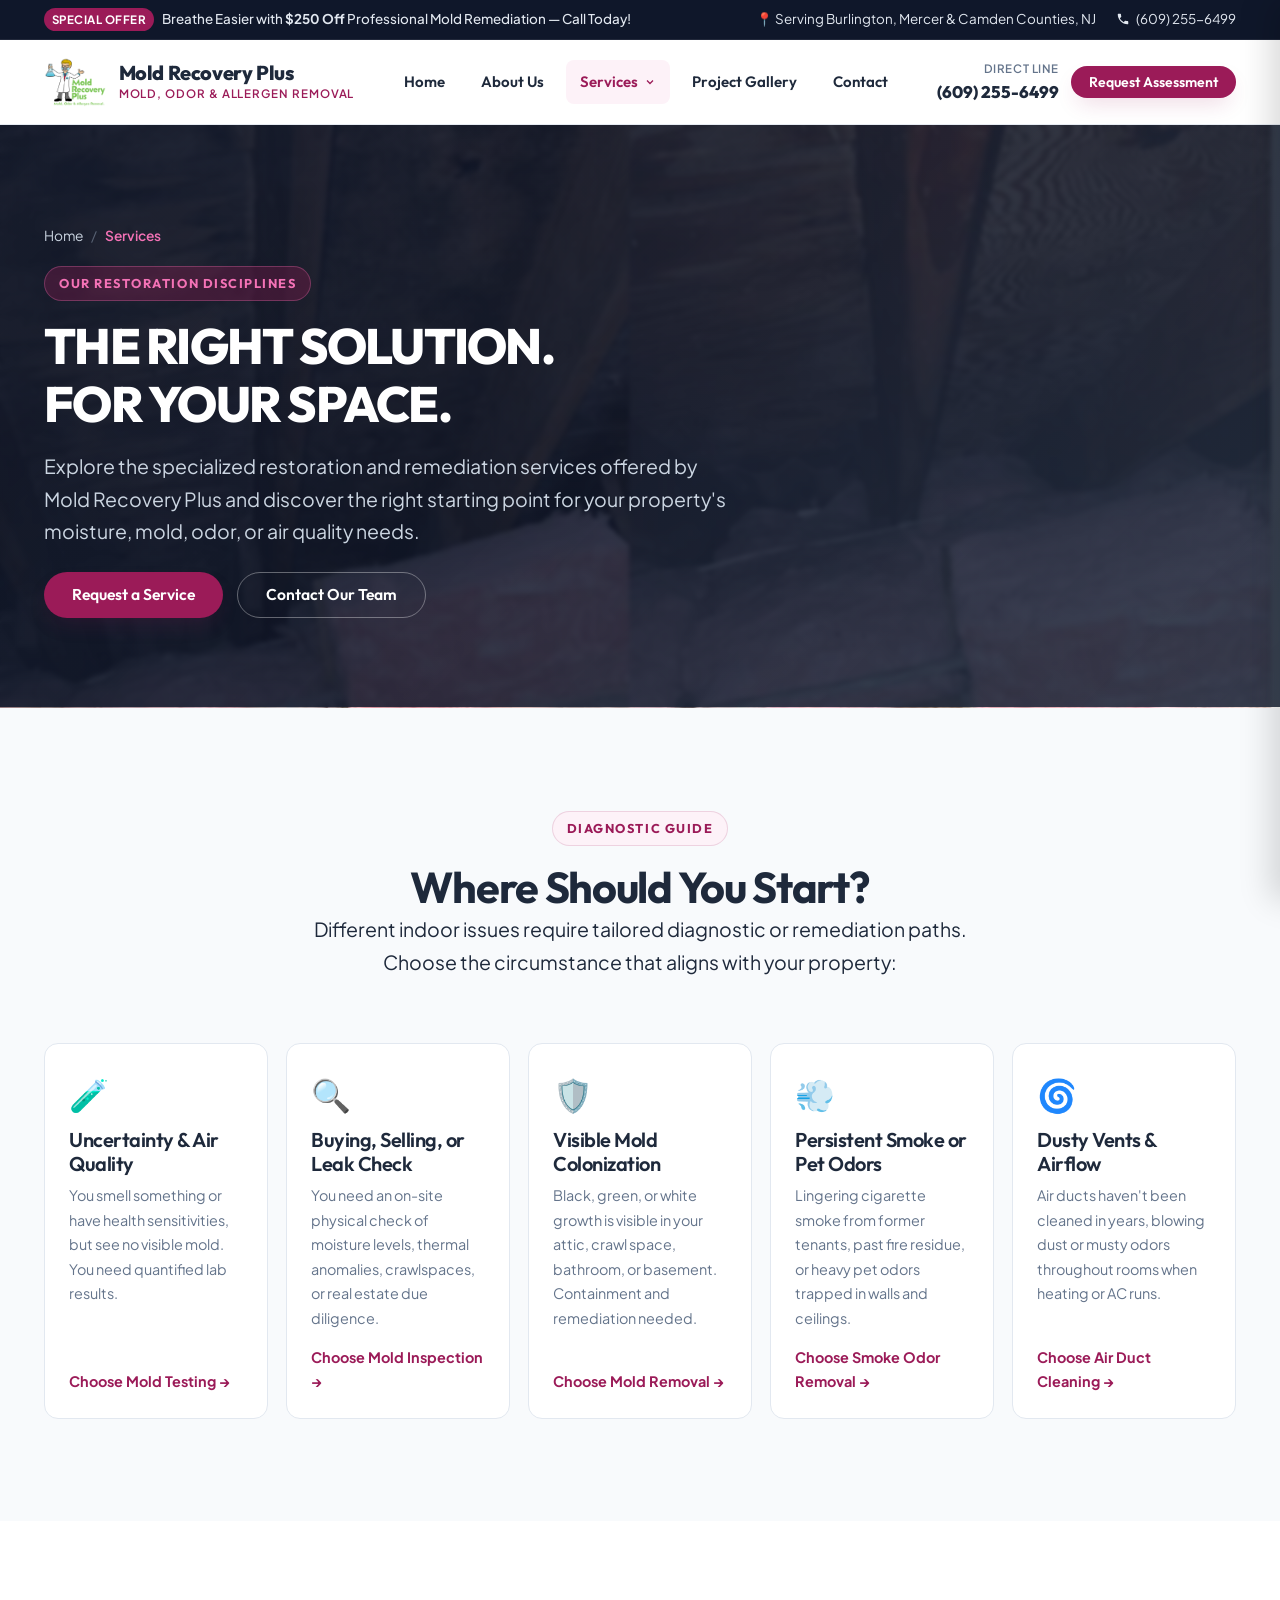
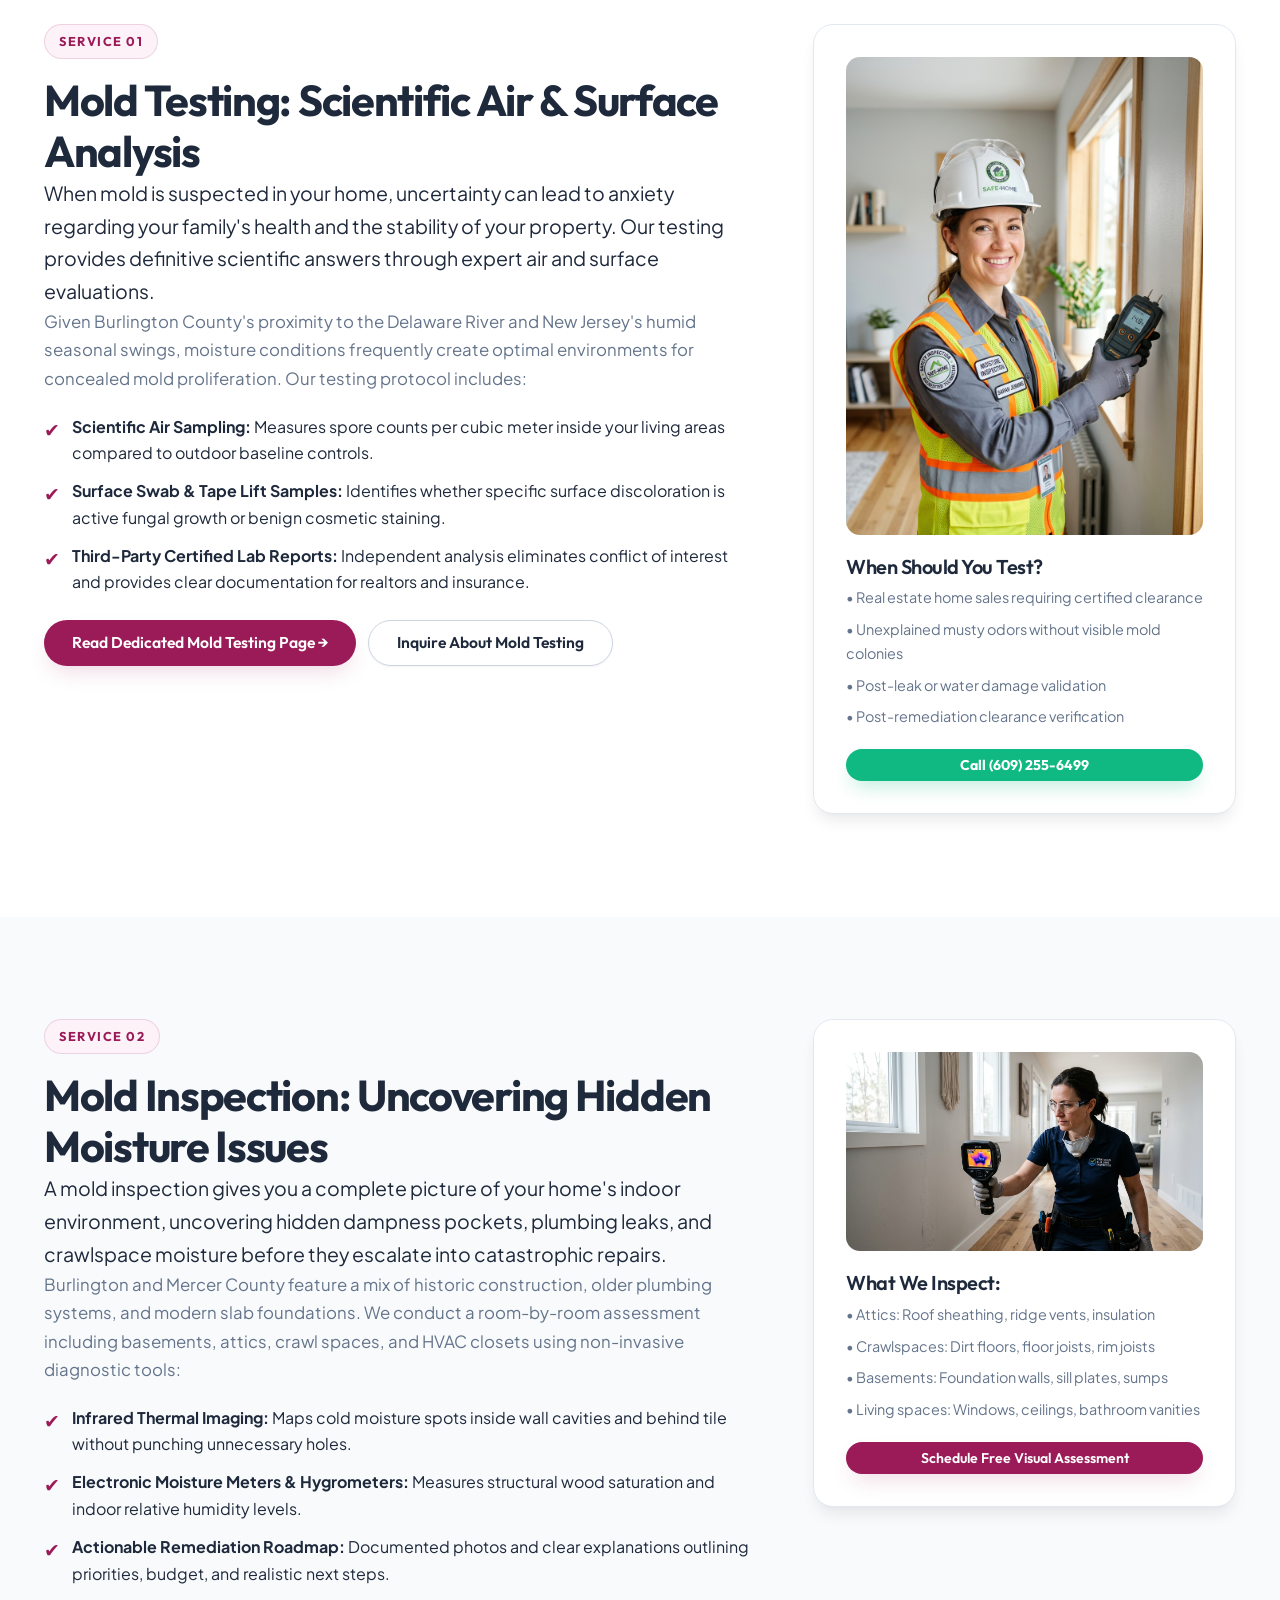
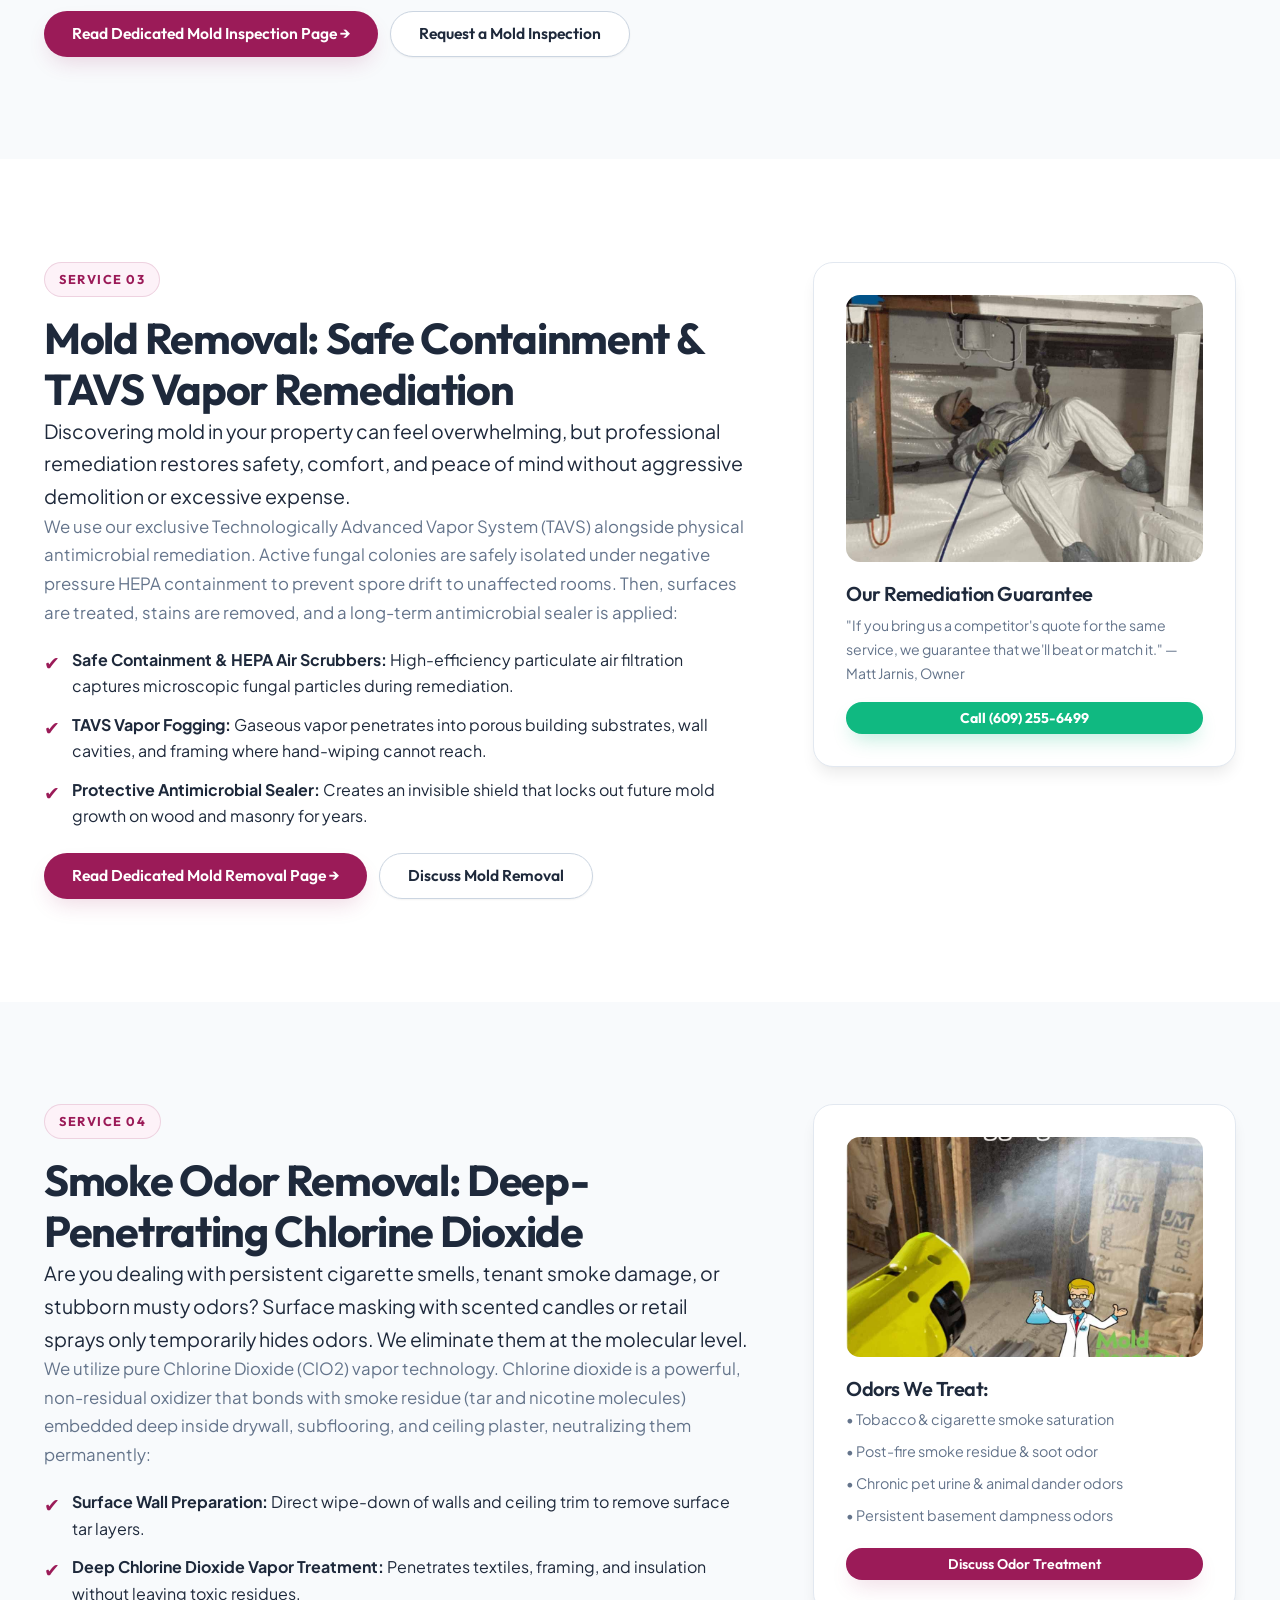
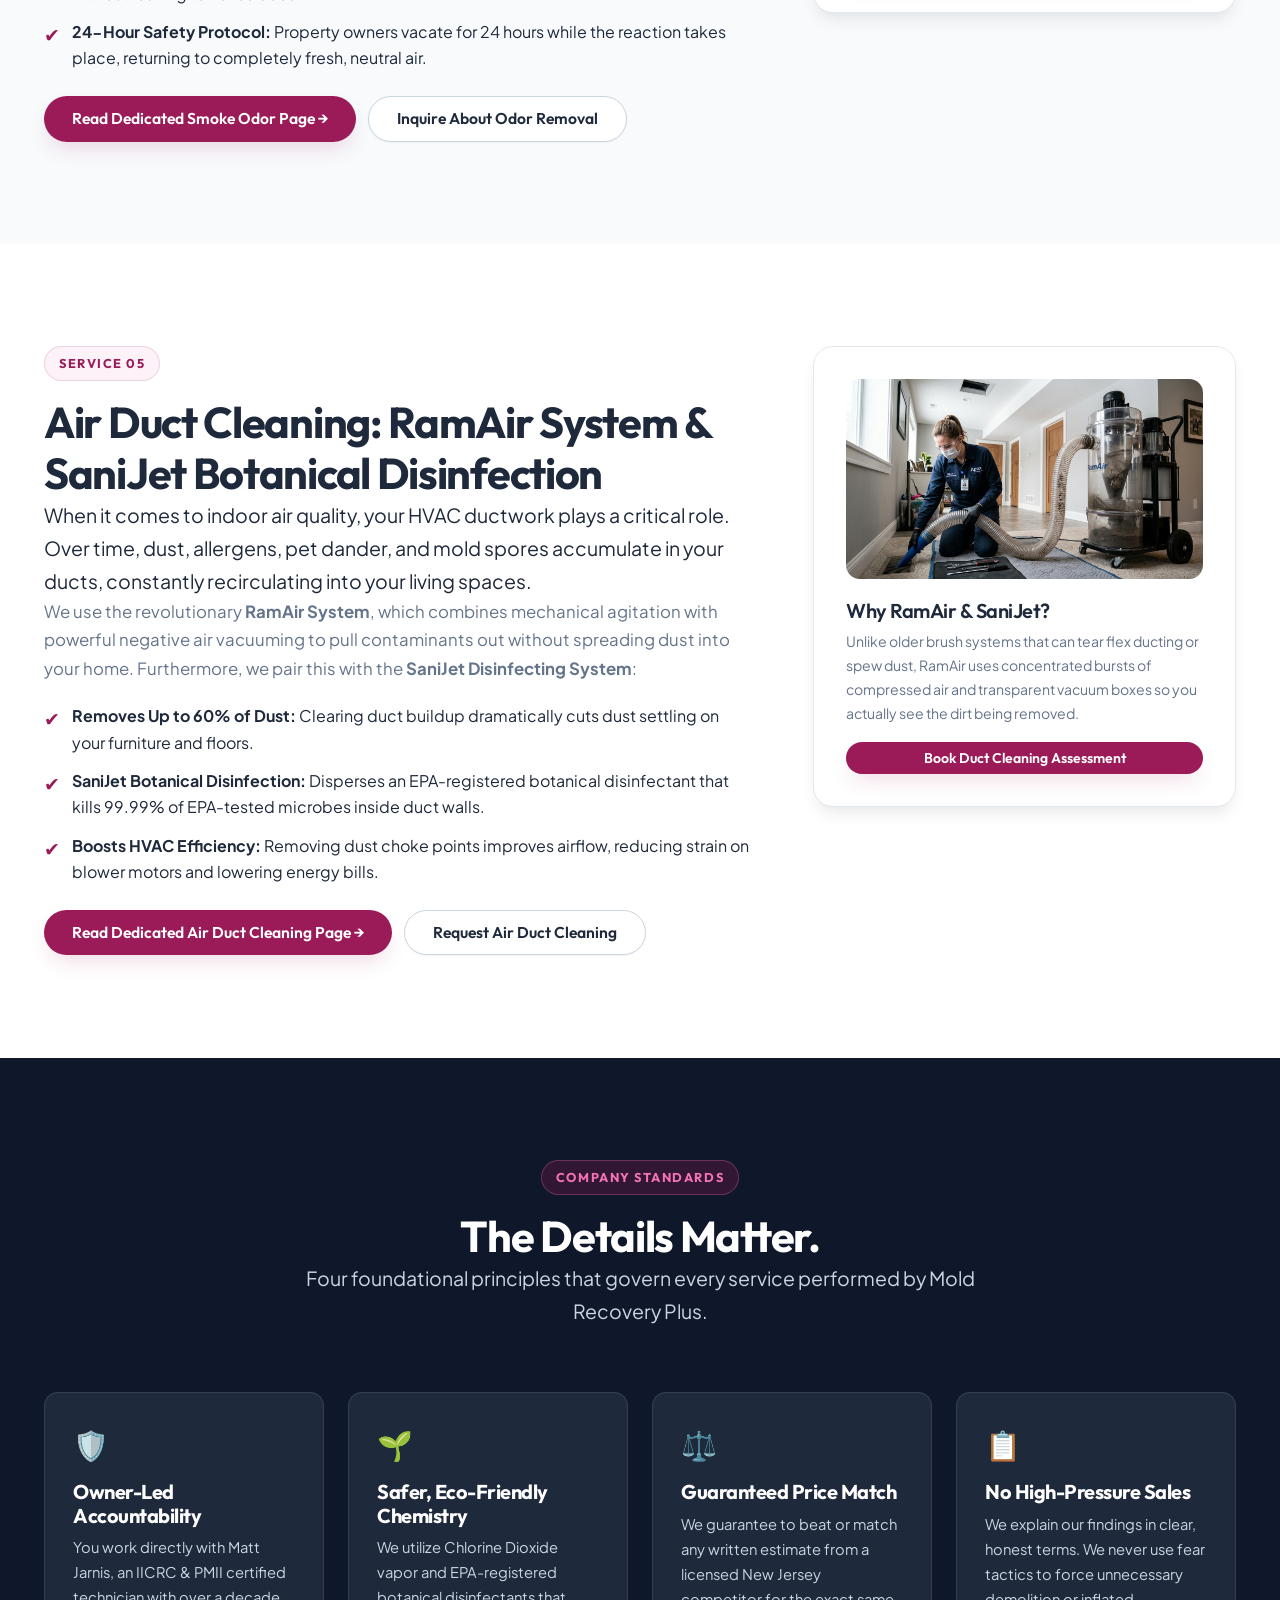
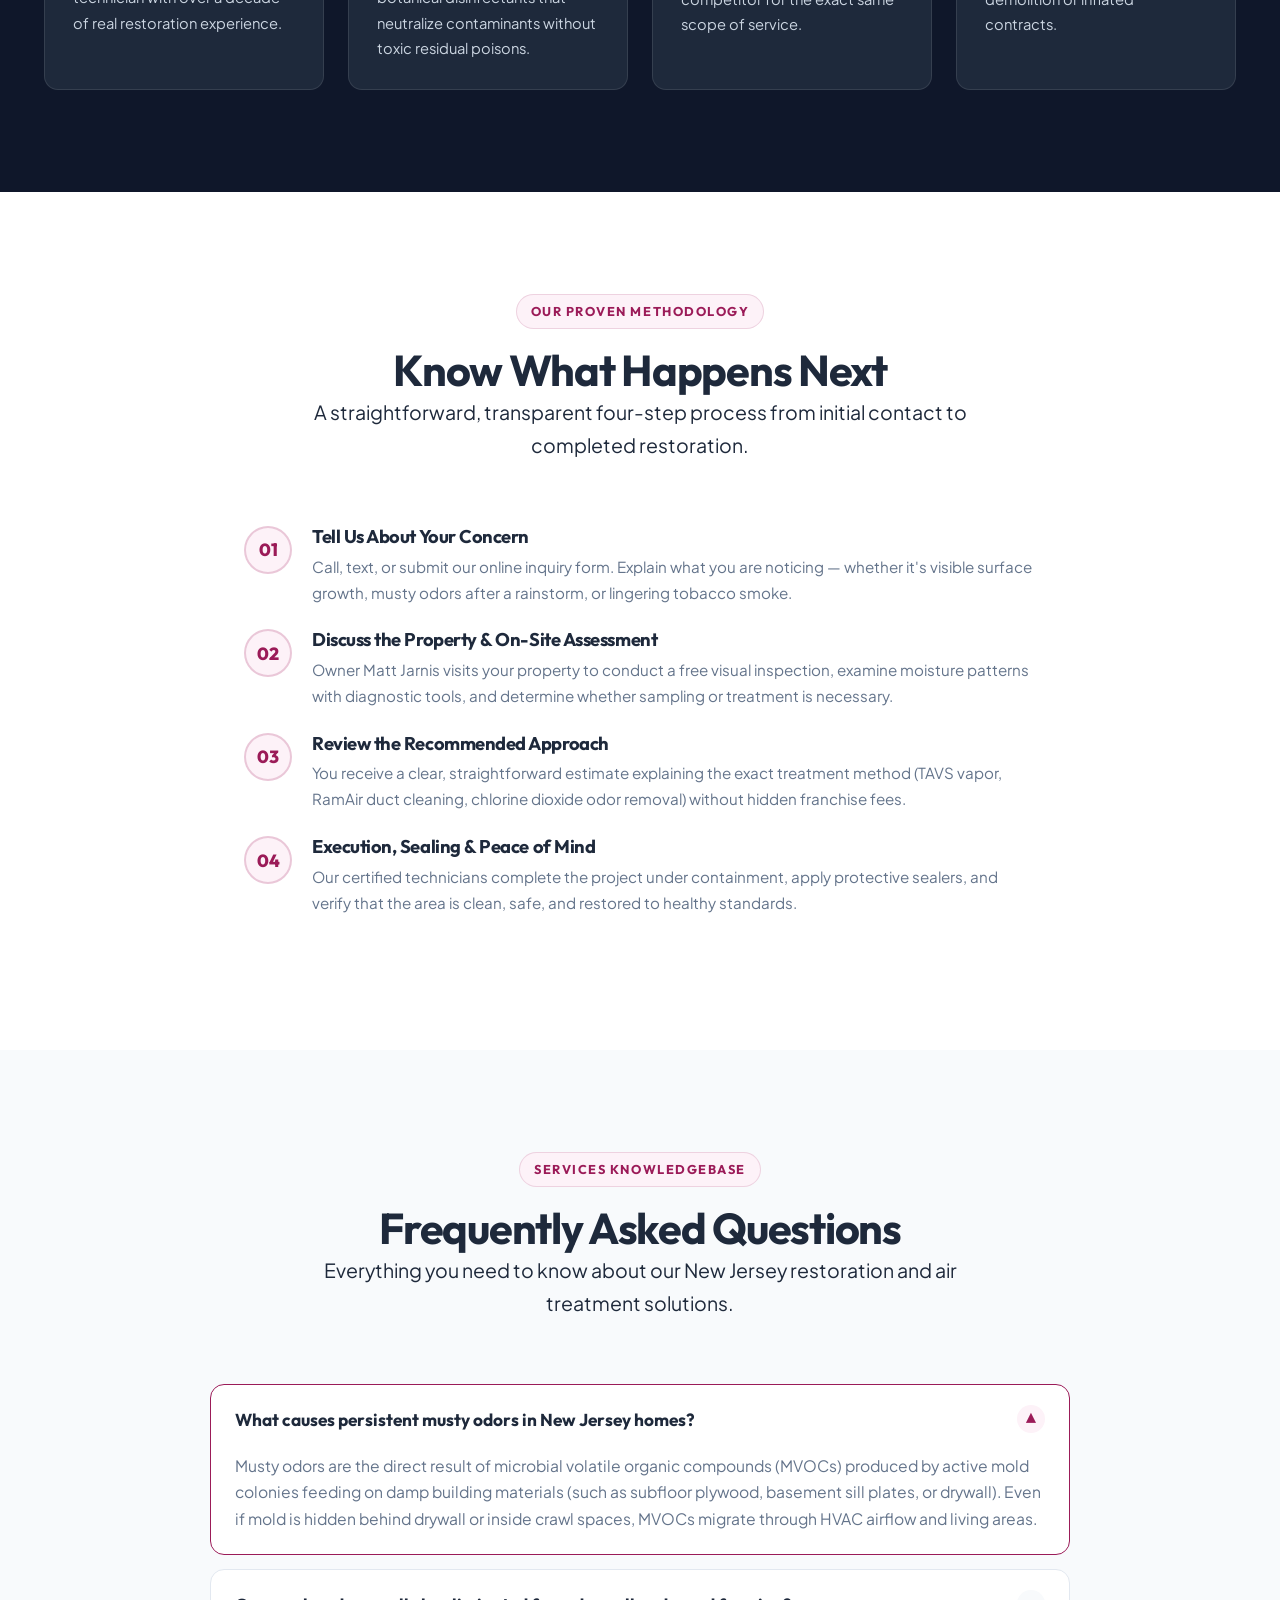
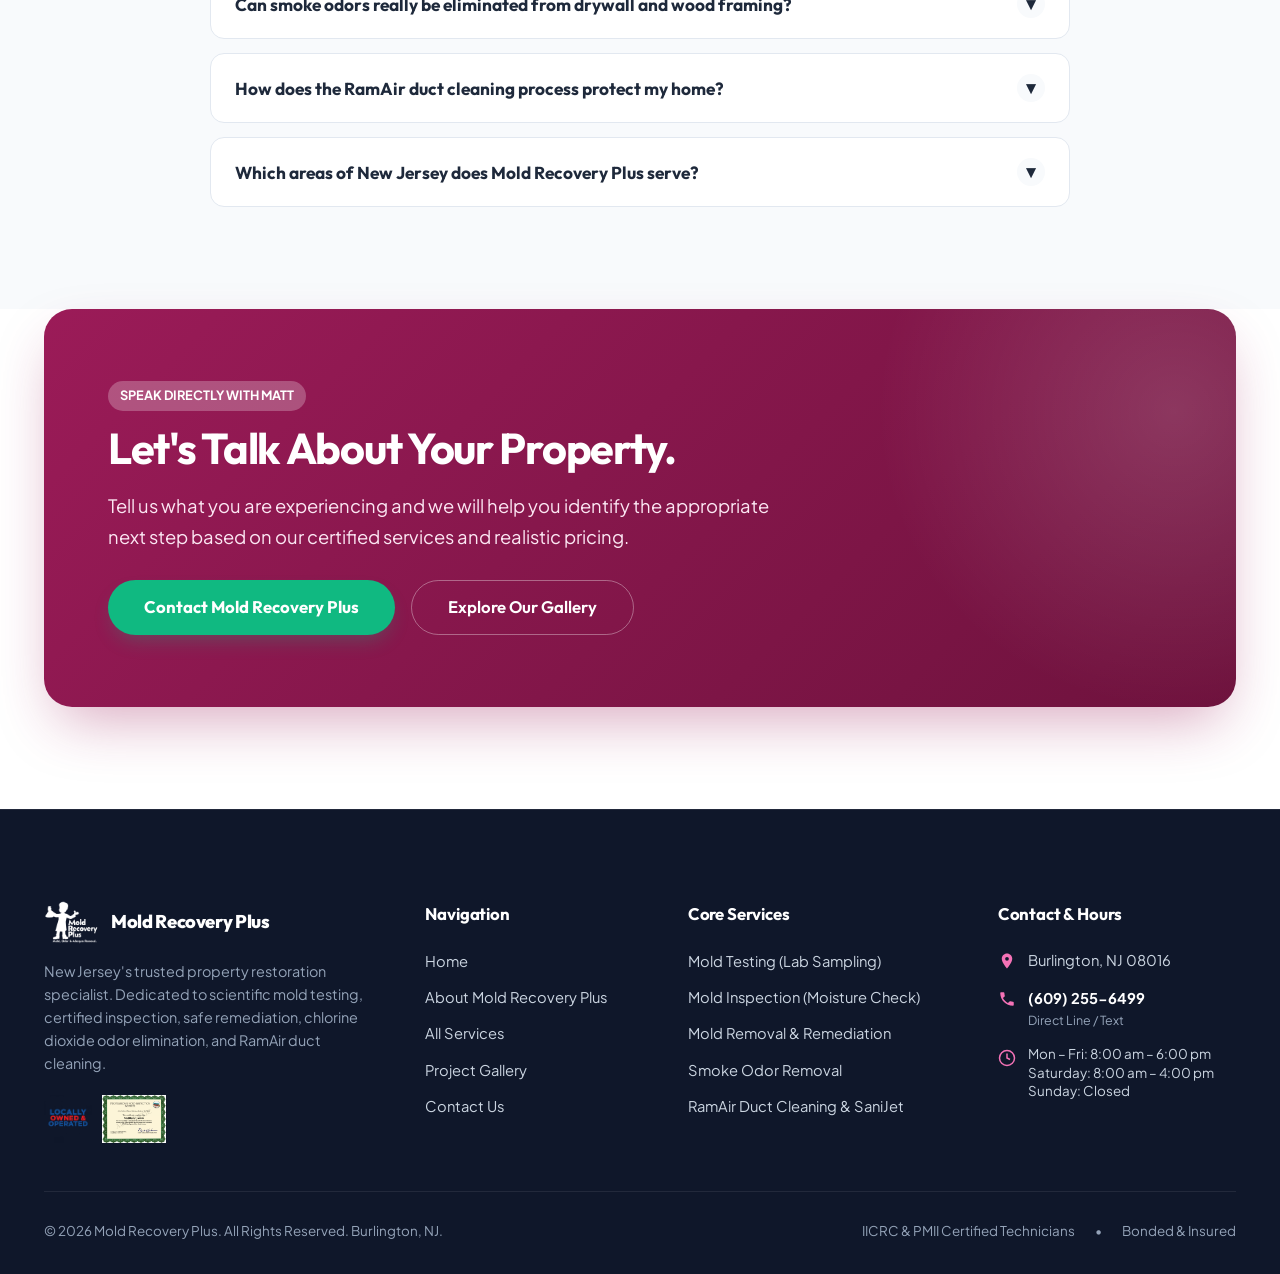
<file: services.html>
<!DOCTYPE html>
<html lang="en">
<head>
  <meta charset="UTF-8">
  <meta name="viewport" content="width=device-width, initial-scale=1.0">
  <title>Restoration & Remediation Services | Mold Recovery Plus NJ</title>
  <meta name="description" content="Explore professional mold testing, mold inspection, mold removal, smoke odor removal, and RamAir duct cleaning across New Jersey with Mold Recovery Plus.">
  <link rel="stylesheet" href="css/styles.css">
  <link rel="icon" type="image/png" href="assets/images/logo.png">
  <meta name="referrer" content="strict-origin-when-cross-origin">
</head>
<body>

  <!-- Top Announcement Bar -->
  <aside class="top-bar" aria-label="Announcement">
    <div class="container top-bar-inner">
      <div class="top-bar-promo">
        <span class="badge">SPECIAL OFFER</span>
        <span>Breathe Easier with <strong>$250 Off</strong> Professional Mold Remediation — Call Today!</span>
      </div>
      <div class="top-bar-contacts">
        <span>📍 Serving Burlington, Mercer &amp; Camden Counties, NJ</span>
        <a href="tel:6092556499">
          <svg width="14" height="14" viewBox="0 0 24 24" fill="currentColor"><path d="M6.62 10.79c1.44 2.83 3.76 5.14 6.59 6.59l2.2-2.2c.27-.27.67-.36 1.02-.24 1.12.37 2.33.57 3.57.57.55 0 1 .45 1 1V20c0 .55-.45 1-1 1-9.39 0-17-7.61-17-17 0-.55.45-1 1-1h3.5c.55 0 1 .45 1 1 0 1.25.2 2.45.57 3.57.11.35.03.74-.25 1.02l-2.2 2.2z"/></svg>
          (609) 255-6499
        </a>
      </div>
    </div>
  </aside>

  <!-- Main Navigation Header -->
  <header class="main-header" role="banner">
    <div class="container header-inner">
      <a href="index.html" class="logo-wrapper">
        <img src="assets/images/logo.png" alt="Mold Recovery Plus Logo" class="logo-img" width="180" height="52">
        <div class="logo-text">
          <span class="logo-name">Mold Recovery Plus</span>
          <span class="logo-tagline">Mold, Odor &amp; Allergen Removal</span>
        </div>
      </a>

      <!-- Desktop Nav -->
      <nav class="nav-menu" aria-label="Main Navigation">
        <div class="nav-item"><a href="index.html" class="nav-link">Home</a></div>
        <div class="nav-item"><a href="about.html" class="nav-link">About Us</a></div>
        
        <div class="nav-item has-dropdown">
          <a href="services.html" class="nav-link active" aria-haspopup="true" aria-expanded="true">
            Services
            <svg width="12" height="12" viewBox="0 0 24 24" fill="none" stroke="currentColor" stroke-width="2.5"><polyline points="6 9 12 15 18 9"/></svg>
          </a>
          <div class="nav-dropdown" role="menu">
            <a href="services/mold-testing.html" class="dropdown-link" role="menuitem">
              <div class="dropdown-icon">🧪</div>
              <div class="dropdown-text">
                <span class="dropdown-title">Mold Testing</span>
                <span class="dropdown-desc">Scientific air &amp; surface certified lab analysis</span>
              </div>
            </a>
            <a href="services/mold-inspection.html" class="dropdown-link" role="menuitem">
              <div class="dropdown-icon">🔍</div>
              <div class="dropdown-text">
                <span class="dropdown-title">Mold Inspection</span>
                <span class="dropdown-desc">Thermal imaging &amp; moisture mapping assessment</span>
              </div>
            </a>
            <a href="services/mold-removal.html" class="dropdown-link" role="menuitem">
              <div class="dropdown-icon">🛡️</div>
              <div class="dropdown-text">
                <span class="dropdown-title">Mold Removal</span>
                <span class="dropdown-desc">Containment, TAVS vapor treatment &amp; sealers</span>
              </div>
            </a>
            <a href="services/smoke-odor-removal.html" class="dropdown-link" role="menuitem">
              <div class="dropdown-icon">💨</div>
              <div class="dropdown-text">
                <span class="dropdown-title">Smoke Odor Removal</span>
                <span class="dropdown-desc">Deep-penetrating Chlorine Dioxide technology</span>
              </div>
            </a>
            <a href="services/air-duct-cleaning.html" class="dropdown-link" role="menuitem">
              <div class="dropdown-icon">🌀</div>
              <div class="dropdown-text">
                <span class="dropdown-title">Air Duct Cleaning</span>
                <span class="dropdown-desc">RamAir &amp; SaniJet 99.99% microbial sanitization</span>
              </div>
            </a>
            <div class="dropdown-footer">
              <a href="services.html">View All Services Overview →</a>
            </div>
          </div>
        </div>

        <div class="nav-item"><a href="gallery.html" class="nav-link">Project Gallery</a></div>
        <div class="nav-item"><a href="contact.html" class="nav-link">Contact</a></div>
      </nav>

      <div class="header-actions">
        <div class="header-phone">
          <span class="header-phone-label">Direct Line</span>
          <a href="tel:6092556499" class="header-phone-number">(609) 255-6499</a>
        </div>
        <a href="contact.html" class="btn btn-primary btn-sm">Request Assessment</a>
        <button class="mobile-toggle" aria-label="Open mobile navigation menu">
          <svg width="24" height="24" viewBox="0 0 24 24" fill="none" stroke="currentColor" stroke-width="2"><line x1="3" y1="12" x2="21" y2="12"/><line x1="3" y1="6" x2="21" y2="6"/><line x1="3" y1="18" x2="21" y2="18"/></svg>
        </button>
      </div>
    </div>
  </header>

  <!-- Mobile Drawer -->
  <div class="drawer-overlay"></div>
  <aside class="mobile-drawer" aria-label="Mobile Navigation Drawer">
    <div class="mobile-drawer-header">
      <div class="logo-wrapper">
        <img src="assets/images/logo.png" alt="Mold Recovery Plus Logo" class="logo-img" style="height: 40px;">
        <span class="logo-name" style="font-size: 1.1rem;">Mold Recovery Plus</span>
      </div>
      <button class="mobile-drawer-close" aria-label="Close menu">&times;</button>
    </div>
    <nav class="mobile-nav-list">
      <a href="index.html" class="mobile-nav-link">Home</a>
      <a href="about.html" class="mobile-nav-link">About Us</a>
      <div class="has-mobile-submenu">
        <a href="services.html" class="mobile-nav-link mobile-submenu-toggle">
          <span>Services</span>
          <span class="toggle-icon">▼</span>
        </a>
        <div class="mobile-submenu open">
          <a href="services.html"><strong>All Services Overview</strong></a>
          <a href="services/mold-testing.html">🧪 Mold Testing</a>
          <a href="services/mold-inspection.html">🔍 Mold Inspection</a>
          <a href="services/mold-removal.html">🛡️ Mold Removal</a>
          <a href="services/smoke-odor-removal.html">💨 Smoke Odor Removal</a>
          <a href="services/air-duct-cleaning.html">🌀 Air Duct Cleaning</a>
        </div>
      </div>
      <a href="gallery.html" class="mobile-nav-link">Project Gallery</a>
      <a href="contact.html" class="mobile-nav-link">Contact</a>
    </nav>
    <div class="mobile-drawer-cta">
      <a href="tel:6092556499" class="btn btn-phone">Call (609) 255-6499</a>
      <a href="contact.html" class="btn btn-primary">Free Inspection Inquiry</a>
    </div>
  </aside>

  <!-- Services Page Hero -->
  <section class="page-hero page-hero-services">
    <div class="container">
      <div class="breadcrumbs">
        <a href="index.html">Home</a>
        <span class="separator">/</span>
        <span class="current">Services</span>
      </div>
      <span class="eyebrow" style="background: rgba(155, 27, 88, 0.3); color: #F472B6; border-color: rgba(244,114,182,0.3);">
        OUR RESTORATION DISCIPLINES
      </span>
      <h1>THE RIGHT SOLUTION.<br>FOR YOUR SPACE.</h1>
      <p class="lead">
        Explore the specialized restoration and remediation services offered by Mold Recovery Plus and discover the right starting point for your property's moisture, mold, odor, or air quality needs.
      </p>
      <div style="margin-top: 24px; display: flex; gap: 14px; flex-wrap: wrap;">
        <a href="contact.html" class="btn btn-primary">Request a Service</a>
        <a href="tel:6092556499" class="btn btn-outline-white">Contact Our Team</a>
      </div>
    </div>
  </section>

  <!-- Service Comparison & Starting Point Guide -->
  <section class="section section-subtle" id="decision-guide">
    <div class="container">
      <div class="section-header text-center">
        <span class="eyebrow">Diagnostic Guide</span>
        <h2>Where Should You Start?</h2>
        <p class="lead">Different indoor issues require tailored diagnostic or remediation paths. Choose the circumstance that aligns with your property:</p>
      </div>

      <div style="display: grid; grid-template-columns: repeat(auto-fit, minmax(220px, 1fr)); gap: 18px;">
        <div style="background: #fff; padding: 24px; border-radius: var(--radius-md); border: 1px solid var(--color-border-subtle); display: flex; flex-direction: column;">
          <div style="font-size: 2rem; margin-bottom: 8px;">🧪</div>
          <h4 style="margin-bottom: 8px;">Uncertainty &amp; Air Quality</h4>
          <p style="font-size: 0.9rem; flex-grow: 1; margin-bottom: 16px;">You smell something or have health sensitivities, but see no visible mold. You need quantified lab results.</p>
          <a href="services/mold-testing.html" class="service-link">Choose Mold Testing →</a>
        </div>

        <div style="background: #fff; padding: 24px; border-radius: var(--radius-md); border: 1px solid var(--color-border-subtle); display: flex; flex-direction: column;">
          <div style="font-size: 2rem; margin-bottom: 8px;">🔍</div>
          <h4 style="margin-bottom: 8px;">Buying, Selling, or Leak Check</h4>
          <p style="font-size: 0.9rem; flex-grow: 1; margin-bottom: 16px;">You need an on-site physical check of moisture levels, thermal anomalies, crawlspaces, or real estate due diligence.</p>
          <a href="services/mold-inspection.html" class="service-link">Choose Mold Inspection →</a>
        </div>

        <div style="background: #fff; padding: 24px; border-radius: var(--radius-md); border: 1px solid var(--color-border-subtle); display: flex; flex-direction: column;">
          <div style="font-size: 2rem; margin-bottom: 8px;">🛡️</div>
          <h4 style="margin-bottom: 8px;">Visible Mold Colonization</h4>
          <p style="font-size: 0.9rem; flex-grow: 1; margin-bottom: 16px;">Black, green, or white growth is visible in your attic, crawl space, bathroom, or basement. Containment and remediation needed.</p>
          <a href="services/mold-removal.html" class="service-link">Choose Mold Removal →</a>
        </div>

        <div style="background: #fff; padding: 24px; border-radius: var(--radius-md); border: 1px solid var(--color-border-subtle); display: flex; flex-direction: column;">
          <div style="font-size: 2rem; margin-bottom: 8px;">💨</div>
          <h4 style="margin-bottom: 8px;">Persistent Smoke or Pet Odors</h4>
          <p style="font-size: 0.9rem; flex-grow: 1; margin-bottom: 16px;">Lingering cigarette smoke from former tenants, past fire residue, or heavy pet odors trapped in walls and ceilings.</p>
          <a href="services/smoke-odor-removal.html" class="service-link">Choose Smoke Odor Removal →</a>
        </div>

        <div style="background: #fff; padding: 24px; border-radius: var(--radius-md); border: 1px solid var(--color-border-subtle); display: flex; flex-direction: column;">
          <div style="font-size: 2rem; margin-bottom: 8px;">🌀</div>
          <h4 style="margin-bottom: 8px;">Dusty Vents &amp; Airflow</h4>
          <p style="font-size: 0.9rem; flex-grow: 1; margin-bottom: 16px;">Air ducts haven't been cleaned in years, blowing dust or musty odors throughout rooms when heating or AC runs.</p>
          <a href="services/air-duct-cleaning.html" class="service-link">Choose Air Duct Cleaning →</a>
        </div>
      </div>
    </div>
  </section>

  <!-- Detailed Service 01: Mold Testing -->
  <section class="section" id="mold-testing">
    <div class="container service-detail-grid">
      <div>
        <span class="eyebrow">Service 01</span>
        <h2>Mold Testing: Scientific Air &amp; Surface Analysis</h2>
        <p class="lead">
          When mold is suspected in your home, uncertainty can lead to anxiety regarding your family's health and the stability of your property. Our testing provides definitive scientific answers through expert air and surface evaluations.
        </p>
        <p>
          Given Burlington County's proximity to the Delaware River and New Jersey's humid seasonal swings, moisture conditions frequently create optimal environments for concealed mold proliferation. Our testing protocol includes:
        </p>
        <div style="margin: 20px 0; display: flex; flex-direction: column; gap: 12px;">
          <div style="display: flex; gap: 12px; align-items: flex-start;">
            <span style="color: var(--color-brand-primary); font-size: 1.2rem;">✔</span>
            <div><strong>Scientific Air Sampling:</strong> Measures spore counts per cubic meter inside your living areas compared to outdoor baseline controls.</div>
          </div>
          <div style="display: flex; gap: 12px; align-items: flex-start;">
            <span style="color: var(--color-brand-primary); font-size: 1.2rem;">✔</span>
            <div><strong>Surface Swab &amp; Tape Lift Samples:</strong> Identifies whether specific surface discoloration is active fungal growth or benign cosmetic staining.</div>
          </div>
          <div style="display: flex; gap: 12px; align-items: flex-start;">
            <span style="color: var(--color-brand-primary); font-size: 1.2rem;">✔</span>
            <div><strong>Third-Party Certified Lab Reports:</strong> Independent analysis eliminates conflict of interest and provides clear documentation for realtors and insurance.</div>
          </div>
        </div>
        <div style="margin-top: 24px; display: flex; gap: 12px; flex-wrap: wrap;">
          <a href="services/mold-testing.html" class="btn btn-primary">Read Dedicated Mold Testing Page →</a>
          <a href="contact.html?service=mold-testing" class="btn btn-secondary">Inquire About Mold Testing</a>
        </div>
      </div>

      <div class="service-sidebar-card">
        <img src="assets/images/technician-inspecting.jpg" alt="Certified technician collecting mold samples for lab testing" style="border-radius: var(--radius-md); margin-bottom: 20px;">
        <h4 style="margin-bottom: 8px;">When Should You Test?</h4>
        <ul style="font-size: 0.9rem; color: var(--color-text-muted); display: flex; flex-direction: column; gap: 8px; margin-bottom: 20px;">
          <li>• Real estate home sales requiring certified clearance</li>
          <li>• Unexplained musty odors without visible mold colonies</li>
          <li>• Post-leak or water damage validation</li>
          <li>• Post-remediation clearance verification</li>
        </ul>
        <a href="tel:6092556499" class="btn btn-phone btn-sm" style="width: 100%;">Call (609) 255-6499</a>
      </div>
    </div>
  </section>

  <!-- Detailed Service 02: Mold Inspection -->
  <section class="section section-subtle" id="mold-inspection">
    <div class="container service-detail-grid">
      <div>
        <span class="eyebrow">Service 02</span>
        <h2>Mold Inspection: Uncovering Hidden Moisture Issues</h2>
        <p class="lead">
          A mold inspection gives you a complete picture of your home's indoor environment, uncovering hidden dampness pockets, plumbing leaks, and crawlspace moisture before they escalate into catastrophic repairs.
        </p>
        <p>
          Burlington and Mercer County feature a mix of historic construction, older plumbing systems, and modern slab foundations. We conduct a room-by-room assessment including basements, attics, crawl spaces, and HVAC closets using non-invasive diagnostic tools:
        </p>
        <div style="margin: 20px 0; display: flex; flex-direction: column; gap: 12px;">
          <div style="display: flex; gap: 12px; align-items: flex-start;">
            <span style="color: var(--color-brand-primary); font-size: 1.2rem;">✔</span>
            <div><strong>Infrared Thermal Imaging:</strong> Maps cold moisture spots inside wall cavities and behind tile without punching unnecessary holes.</div>
          </div>
          <div style="display: flex; gap: 12px; align-items: flex-start;">
            <span style="color: var(--color-brand-primary); font-size: 1.2rem;">✔</span>
            <div><strong>Electronic Moisture Meters &amp; Hygrometers:</strong> Measures structural wood saturation and indoor relative humidity levels.</div>
          </div>
          <div style="display: flex; gap: 12px; align-items: flex-start;">
            <span style="color: var(--color-brand-primary); font-size: 1.2rem;">✔</span>
            <div><strong>Actionable Remediation Roadmap:</strong> Documented photos and clear explanations outlining priorities, budget, and realistic next steps.</div>
          </div>
        </div>
        <div style="margin-top: 24px; display: flex; gap: 12px; flex-wrap: wrap;">
          <a href="services/mold-inspection.html" class="btn btn-primary">Read Dedicated Mold Inspection Page →</a>
          <a href="contact.html?service=mold-inspection" class="btn btn-secondary">Request a Mold Inspection</a>
        </div>
      </div>

      <div class="service-sidebar-card">
        <img src="assets/images/thermal-inspection.jpg" alt="FLIR infrared thermal imaging mold inspection" style="border-radius: var(--radius-md); margin-bottom: 20px;">
        <h4 style="margin-bottom: 8px;">What We Inspect:</h4>
        <ul style="font-size: 0.9rem; color: var(--color-text-muted); display: flex; flex-direction: column; gap: 8px; margin-bottom: 20px;">
          <li>• Attics: Roof sheathing, ridge vents, insulation</li>
          <li>• Crawlspaces: Dirt floors, floor joists, rim joists</li>
          <li>• Basements: Foundation walls, sill plates, sumps</li>
          <li>• Living spaces: Windows, ceilings, bathroom vanities</li>
        </ul>
        <a href="contact.html?service=free-inspection" class="btn btn-primary btn-sm" style="width: 100%;">Schedule Free Visual Assessment</a>
      </div>
    </div>
  </section>

  <!-- Detailed Service 03: Mold Removal -->
  <section class="section" id="mold-removal">
    <div class="container service-detail-grid">
      <div>
        <span class="eyebrow">Service 03</span>
        <h2>Mold Removal: Safe Containment &amp; TAVS Vapor Remediation</h2>
        <p class="lead">
          Discovering mold in your property can feel overwhelming, but professional remediation restores safety, comfort, and peace of mind without aggressive demolition or excessive expense.
        </p>
        <p>
          We use our exclusive Technologically Advanced Vapor System (TAVS) alongside physical antimicrobial remediation. Active fungal colonies are safely isolated under negative pressure HEPA containment to prevent spore drift to unaffected rooms. Then, surfaces are treated, stains are removed, and a long-term antimicrobial sealer is applied:
        </p>
        <div style="margin: 20px 0; display: flex; flex-direction: column; gap: 12px;">
          <div style="display: flex; gap: 12px; align-items: flex-start;">
            <span style="color: var(--color-brand-primary); font-size: 1.2rem;">✔</span>
            <div><strong>Safe Containment &amp; HEPA Air Scrubbers:</strong> High-efficiency particulate air filtration captures microscopic fungal particles during remediation.</div>
          </div>
          <div style="display: flex; gap: 12px; align-items: flex-start;">
            <span style="color: var(--color-brand-primary); font-size: 1.2rem;">✔</span>
            <div><strong>TAVS Vapor Fogging:</strong> Gaseous vapor penetrates into porous building substrates, wall cavities, and framing where hand-wiping cannot reach.</div>
          </div>
          <div style="display: flex; gap: 12px; align-items: flex-start;">
            <span style="color: var(--color-brand-primary); font-size: 1.2rem;">✔</span>
            <div><strong>Protective Antimicrobial Sealer:</strong> Creates an invisible shield that locks out future mold growth on wood and masonry for years.</div>
          </div>
        </div>
        <div style="margin-top: 24px; display: flex; gap: 12px; flex-wrap: wrap;">
          <a href="services/mold-removal.html" class="btn btn-primary">Read Dedicated Mold Removal Page →</a>
          <a href="contact.html?service=mold-removal" class="btn btn-secondary">Discuss Mold Removal</a>
        </div>
      </div>

      <div class="service-sidebar-card">
        <img src="assets/images/crawlspace-sealer-worker.jpg" alt="Worker sealing crawl space after mold remediation" style="border-radius: var(--radius-md); margin-bottom: 20px;">
        <h4 style="margin-bottom: 8px;">Our Remediation Guarantee</h4>
        <p style="font-size: 0.88rem; color: var(--color-text-muted); margin-bottom: 16px;">
          "If you bring us a competitor's quote for the same service, we guarantee that we'll beat or match it." — Matt Jarnis, Owner
        </p>
        <a href="tel:6092556499" class="btn btn-phone btn-sm" style="width: 100%;">Call (609) 255-6499</a>
      </div>
    </div>
  </section>

  <!-- Detailed Service 04: Smoke Odor Removal -->
  <section class="section section-subtle" id="smoke-odor-removal">
    <div class="container service-detail-grid">
      <div>
        <span class="eyebrow">Service 04</span>
        <h2>Smoke Odor Removal: Deep-Penetrating Chlorine Dioxide</h2>
        <p class="lead">
          Are you dealing with persistent cigarette smells, tenant smoke damage, or stubborn musty odors? Surface masking with scented candles or retail sprays only temporarily hides odors. We eliminate them at the molecular level.
        </p>
        <p>
          We utilize pure Chlorine Dioxide (ClO2) vapor technology. Chlorine dioxide is a powerful, non-residual oxidizer that bonds with smoke residue (tar and nicotine molecules) embedded deep inside drywall, subflooring, and ceiling plaster, neutralizing them permanently:
        </p>
        <div style="margin: 20px 0; display: flex; flex-direction: column; gap: 12px;">
          <div style="display: flex; gap: 12px; align-items: flex-start;">
            <span style="color: var(--color-brand-primary); font-size: 1.2rem;">✔</span>
            <div><strong>Surface Wall Preparation:</strong> Direct wipe-down of walls and ceiling trim to remove surface tar layers.</div>
          </div>
          <div style="display: flex; gap: 12px; align-items: flex-start;">
            <span style="color: var(--color-brand-primary); font-size: 1.2rem;">✔</span>
            <div><strong>Deep Chlorine Dioxide Vapor Treatment:</strong> Penetrates textiles, framing, and insulation without leaving toxic residues.</div>
          </div>
          <div style="display: flex; gap: 12px; align-items: flex-start;">
            <span style="color: var(--color-brand-primary); font-size: 1.2rem;">✔</span>
            <div><strong>24-Hour Safety Protocol:</strong> Property owners vacate for 24 hours while the reaction takes place, returning to completely fresh, neutral air.</div>
          </div>
        </div>
        <div style="margin-top: 24px; display: flex; gap: 12px; flex-wrap: wrap;">
          <a href="services/smoke-odor-removal.html" class="btn btn-primary">Read Dedicated Smoke Odor Page →</a>
          <a href="contact.html?service=smoke-odor-removal" class="btn btn-secondary">Inquire About Odor Removal</a>
        </div>
      </div>

      <div class="service-sidebar-card">
        <img src="assets/images/wet-fogging-vapor.jpg" alt="Vapor Dispersion Odor Neutralization Treatment in New Jersey" style="border-radius: var(--radius-md); width: 100%; height: 220px; object-fit: cover; margin-bottom: 20px;">
        <h4 style="margin-bottom: 8px;">Odors We Treat:</h4>
        <ul style="font-size: 0.9rem; color: var(--color-text-muted); display: flex; flex-direction: column; gap: 8px; margin-bottom: 20px;">
          <li>• Tobacco &amp; cigarette smoke saturation</li>
          <li>• Post-fire smoke residue &amp; soot odor</li>
          <li>• Chronic pet urine &amp; animal dander odors</li>
          <li>• Persistent basement dampness odors</li>
        </ul>
        <a href="tel:6092556499" class="btn btn-primary btn-sm" style="width: 100%;">Discuss Odor Treatment</a>
      </div>
    </div>
  </section>

  <!-- Detailed Service 05: Air Duct Cleaning -->
  <section class="section" id="air-duct-cleaning">
    <div class="container service-detail-grid">
      <div>
        <span class="eyebrow">Service 05</span>
        <h2>Air Duct Cleaning: RamAir System &amp; SaniJet Botanical Disinfection</h2>
        <p class="lead">
          When it comes to indoor air quality, your HVAC ductwork plays a critical role. Over time, dust, allergens, pet dander, and mold spores accumulate in your ducts, constantly recirculating into your living spaces.
        </p>
        <p>
          We use the revolutionary <strong>RamAir System</strong>, which combines mechanical agitation with powerful negative air vacuuming to pull contaminants out without spreading dust into your home. Furthermore, we pair this with the <strong>SaniJet Disinfecting System</strong>:
        </p>
        <div style="margin: 20px 0; display: flex; flex-direction: column; gap: 12px;">
          <div style="display: flex; gap: 12px; align-items: flex-start;">
            <span style="color: var(--color-brand-primary); font-size: 1.2rem;">✔</span>
            <div><strong>Removes Up to 60% of Dust:</strong> Clearing duct buildup dramatically cuts dust settling on your furniture and floors.</div>
          </div>
          <div style="display: flex; gap: 12px; align-items: flex-start;">
            <span style="color: var(--color-brand-primary); font-size: 1.2rem;">✔</span>
            <div><strong>SaniJet Botanical Disinfection:</strong> Disperses an EPA-registered botanical disinfectant that kills 99.99% of EPA-tested microbes inside duct walls.</div>
          </div>
          <div style="display: flex; gap: 12px; align-items: flex-start;">
            <span style="color: var(--color-brand-primary); font-size: 1.2rem;">✔</span>
            <div><strong>Boosts HVAC Efficiency:</strong> Removing dust choke points improves airflow, reducing strain on blower motors and lowering energy bills.</div>
          </div>
        </div>
        <div style="margin-top: 24px; display: flex; gap: 12px; flex-wrap: wrap;">
          <a href="services/air-duct-cleaning.html" class="btn btn-primary">Read Dedicated Air Duct Cleaning Page →</a>
          <a href="contact.html?service=air-duct-cleaning" class="btn btn-secondary">Request Air Duct Cleaning</a>
        </div>
      </div>

      <div class="service-sidebar-card">
        <img src="assets/images/air-duct-action.jpg" alt="RamAir transparent vacuum hood air duct cleaning in action" style="border-radius: var(--radius-md); margin-bottom: 20px;">
        <h4 style="margin-bottom: 8px;">Why RamAir &amp; SaniJet?</h4>
        <p style="font-size: 0.88rem; color: var(--color-text-muted); margin-bottom: 16px;">
          Unlike older brush systems that can tear flex ducting or spew dust, RamAir uses concentrated bursts of compressed air and transparent vacuum boxes so you actually see the dirt being removed.
        </p>
        <a href="contact.html?service=air-duct-cleaning" class="btn btn-primary btn-sm" style="width: 100%;">Book Duct Cleaning Assessment</a>
      </div>
    </div>
  </section>

  <!-- The Details Matter Section -->
  <section class="section section-dark" id="the-details-matter">
    <div class="container">
      <div class="section-header text-center">
        <span class="eyebrow">Company Standards</span>
        <h2>The Details Matter.</h2>
        <p class="lead">Four foundational principles that govern every service performed by Mold Recovery Plus.</p>
      </div>

      <div style="display: grid; grid-template-columns: repeat(auto-fit, minmax(min(100%, 260px), 1fr)); gap: 24px;">
        <div style="background: var(--color-bg-dark-surface); padding: 28px; border-radius: var(--radius-md); border: 1px solid rgba(255,255,255,0.1);">
          <div style="font-size: 1.8rem; margin-bottom: 12px;">🛡️</div>
          <h3 style="font-size: 1.25rem; color: #fff; margin-bottom: 8px;">Owner-Led Accountability</h3>
          <p style="font-size: 0.92rem; color: #CBD5E1;">You work directly with Matt Jarnis, an IICRC &amp; PMII certified technician with over a decade of real restoration experience.</p>
        </div>

        <div style="background: var(--color-bg-dark-surface); padding: 28px; border-radius: var(--radius-md); border: 1px solid rgba(255,255,255,0.1);">
          <div style="font-size: 1.8rem; margin-bottom: 12px;">🌱</div>
          <h3 style="font-size: 1.25rem; color: #fff; margin-bottom: 8px;">Safer, Eco-Friendly Chemistry</h3>
          <p style="font-size: 0.92rem; color: #CBD5E1;">We utilize Chlorine Dioxide vapor and EPA-registered botanical disinfectants that neutralize contaminants without toxic residual poisons.</p>
        </div>

        <div style="background: var(--color-bg-dark-surface); padding: 28px; border-radius: var(--radius-md); border: 1px solid rgba(255,255,255,0.1);">
          <div style="font-size: 1.8rem; margin-bottom: 12px;">⚖️</div>
          <h3 style="font-size: 1.25rem; color: #fff; margin-bottom: 8px;">Guaranteed Price Match</h3>
          <p style="font-size: 0.92rem; color: #CBD5E1;">We guarantee to beat or match any written estimate from a licensed New Jersey competitor for the exact same scope of service.</p>
        </div>

        <div style="background: var(--color-bg-dark-surface); padding: 28px; border-radius: var(--radius-md); border: 1px solid rgba(255,255,255,0.1);">
          <div style="font-size: 1.8rem; margin-bottom: 12px;">📋</div>
          <h3 style="font-size: 1.25rem; color: #fff; margin-bottom: 8px;">No High-Pressure Sales</h3>
          <p style="font-size: 0.92rem; color: #CBD5E1;">We explain our findings in clear, honest terms. We never use fear tactics to force unnecessary demolition or inflated contracts.</p>
        </div>
      </div>
    </div>
  </section>

  <!-- Know What Happens Next: 4-Step Process -->
  <section class="section" id="process">
    <div class="container container-narrow">
      <div class="section-header text-center">
        <span class="eyebrow">Our Proven Methodology</span>
        <h2>Know What Happens Next</h2>
        <p class="lead">A straightforward, transparent four-step process from initial contact to completed restoration.</p>
      </div>

      <div class="process-steps">
        <div class="process-step-item">
          <div class="process-step-num">01</div>
          <div class="process-step-content">
            <h3 class="process-step-title">Tell Us About Your Concern</h3>
            <p class="process-step-desc">Call, text, or submit our online inquiry form. Explain what you are noticing — whether it's visible surface growth, musty odors after a rainstorm, or lingering tobacco smoke.</p>
          </div>
        </div>

        <div class="process-step-item">
          <div class="process-step-num">02</div>
          <div class="process-step-content">
            <h3 class="process-step-title">Discuss the Property &amp; On-Site Assessment</h3>
            <p class="process-step-desc">Owner Matt Jarnis visits your property to conduct a free visual inspection, examine moisture patterns with diagnostic tools, and determine whether sampling or treatment is necessary.</p>
          </div>
        </div>

        <div class="process-step-item">
          <div class="process-step-num">03</div>
          <div class="process-step-content">
            <h3 class="process-step-title">Review the Recommended Approach</h3>
            <p class="process-step-desc">You receive a clear, straightforward estimate explaining the exact treatment method (TAVS vapor, RamAir duct cleaning, chlorine dioxide odor removal) without hidden franchise fees.</p>
          </div>
        </div>

        <div class="process-step-item">
          <div class="process-step-num">04</div>
          <div class="process-step-content">
            <h3 class="process-step-title">Execution, Sealing &amp; Peace of Mind</h3>
            <p class="process-step-desc">Our certified technicians complete the project under containment, apply protective sealers, and verify that the area is clean, safe, and restored to healthy standards.</p>
          </div>
        </div>
      </div>
    </div>
  </section>

  <!-- Services FAQ Accordion -->
  <section class="section section-subtle" id="services-faq">
    <div class="container">
      <div class="section-header text-center">
        <span class="eyebrow">Services Knowledgebase</span>
        <h2>Frequently Asked Questions</h2>
        <p class="lead">Everything you need to know about our New Jersey restoration and air treatment solutions.</p>
      </div>

      <div class="faq-accordion">
        <div class="faq-item active">
          <button class="faq-trigger">
            <span>What causes persistent musty odors in New Jersey homes?</span>
            <span class="faq-icon">▼</span>
          </button>
          <div class="faq-body">
            Musty odors are the direct result of microbial volatile organic compounds (MVOCs) produced by active mold colonies feeding on damp building materials (such as subfloor plywood, basement sill plates, or drywall). Even if mold is hidden behind drywall or inside crawl spaces, MVOCs migrate through HVAC airflow and living areas.
          </div>
        </div>

        <div class="faq-item">
          <button class="faq-trigger">
            <span>Can smoke odors really be eliminated from drywall and wood framing?</span>
            <span class="faq-icon">▼</span>
          </button>
          <div class="faq-body">
            Yes. Standard cleaning only removes surface residue, allowing trapped nicotine and smoke oils to off-gas whenever humidity rises. Our Chlorine Dioxide gas vapor treatment penetrates deeply into drywall, wood, and concrete to permanently break the chemical bonds of the odor molecules.
          </div>
        </div>

        <div class="faq-item">
          <button class="faq-trigger">
            <span>How does the RamAir duct cleaning process protect my home?</span>
            <span class="faq-icon">▼</span>
          </button>
          <div class="faq-body">
            Older duct cleaning systems often rely on spinning wire brushes that can tear flexible duct liners or knock dust loose into your rooms. The RamAir system uses high-pressure oscillating air nozzles and sealed clear vacuum canisters that pull all debris directly into self-contained filters, keeping your living space immaculate.
          </div>
        </div>

        <div class="faq-item">
          <button class="faq-trigger">
            <span>Which areas of New Jersey does Mold Recovery Plus serve?</span>
            <span class="faq-icon">▼</span>
          </button>
          <div class="faq-body">
            We serve all of Burlington County, Mercer County, Camden County, and parts of Middlesex County. Frequent service towns include Burlington, Cherry Hill, Mount Laurel, Moorestown, Medford, Hamilton Township, Willingboro, Voorhees, Princeton, Lawrenceville, Delran, and surrounding communities.
          </div>
        </div>
      </div>
    </div>
  </section>

  <!-- Final Services CTA -->
  <section class="section" style="padding-top: 0;">
    <div class="container">
      <div class="cta-banner">
        <div class="cta-banner-content">
          <span class="badge" style="background: rgba(255,255,255,0.25); color: #fff; padding: 4px 12px; border-radius: 9999px; font-weight: 700; font-size: 0.8rem; margin-bottom: 12px; display: inline-block;">
            SPEAK DIRECTLY WITH MATT
          </span>
          <h2>Let's Talk About Your Property.</h2>
          <p>
            Tell us what you are experiencing and we will help you identify the appropriate next step based on our certified services and realistic pricing.
          </p>
          <div class="cta-banner-actions">
            <a href="contact.html" class="btn btn-phone btn-lg">Contact Mold Recovery Plus</a>
            <a href="gallery.html" class="btn btn-outline-white btn-lg">Explore Our Gallery</a>
          </div>
        </div>
      </div>
    </div>
  </section>

  <!-- Footer -->
  <footer class="site-footer" role="contentinfo">
    <div class="container">
      <div class="footer-grid">
        <div>
          <a href="index.html" class="logo-wrapper" style="margin-bottom: 16px;">
            <img src="assets/images/logo.png" alt="Mold Recovery Plus Logo" class="logo-img" style="filter: brightness(0) invert(1); height: 44px;">
            <span class="logo-name" style="color: #fff; font-size: 1.15rem;">Mold Recovery Plus</span>
          </a>
          <p style="font-size: 0.9rem; line-height: 1.6; color: #94A3B8; margin-bottom: 20px;">
            New Jersey's trusted property restoration specialist. Dedicated to scientific mold testing, certified inspection, safe remediation, chlorine dioxide odor elimination, and RamAir duct cleaning.
          </p>
          <div style="display: flex; gap: 10px; align-items: center;">
            <img src="assets/images/locally-owned.png" alt="Locally Owned and Operated" style="height: 48px; width: auto;" loading="lazy">
            <img src="assets/images/mold-cert.png" alt="Certified Mold Remediation Technician" style="height: 48px; width: auto;" loading="lazy">
          </div>
        </div>

        <div>
          <div class="footer-col-title">Navigation</div>
          <ul class="footer-links">
            <li><a href="index.html">Home</a></li>
            <li><a href="about.html">About Mold Recovery Plus</a></li>
            <li><a href="services.html">All Services</a></li>
            <li><a href="gallery.html">Project Gallery</a></li>
            <li><a href="contact.html">Contact Us</a></li>
          </ul>
        </div>

        <div>
          <div class="footer-col-title">Core Services</div>
          <ul class="footer-links">
            <li><a href="services/mold-testing.html">Mold Testing (Lab Sampling)</a></li>
            <li><a href="services/mold-inspection.html">Mold Inspection (Moisture Check)</a></li>
            <li><a href="services/mold-removal.html">Mold Removal &amp; Remediation</a></li>
            <li><a href="services/smoke-odor-removal.html">Smoke Odor Removal</a></li>
            <li><a href="services/air-duct-cleaning.html">RamAir Duct Cleaning &amp; SaniJet</a></li>
          </ul>
        </div>

        <div>
          <div class="footer-col-title">Contact &amp; Hours</div>
          <div class="footer-contact-item">
            <svg width="18" height="18" viewBox="0 0 24 24" fill="currentColor"><path d="M12 2C8.13 2 5 5.13 5 9c0 5.25 7 13 7 13s7-7.75 7-13c0-3.87-3.13-7-7-7zm0 9.5a2.5 2.5 0 0 1 0-5 2.5 2.5 0 0 1 0 5z"/></svg>
            <div>Burlington, NJ 08016</div>
          </div>
          <div class="footer-contact-item">
            <svg width="18" height="18" viewBox="0 0 24 24" fill="currentColor"><path d="M6.62 10.79c1.44 2.83 3.76 5.14 6.59 6.59l2.2-2.2c.27-.27.67-.36 1.02-.24 1.12.37 2.33.57 3.57.57.55 0 1 .45 1 1V20c0 .55-.45 1-1 1-9.39 0-17-7.61-17-17 0-.55.45-1 1-1h3.5c.55 0 1 .45 1 1 0 1.25.2 2.45.57 3.57.11.35.03.74-.25 1.02l-2.2 2.2z"/></svg>
            <div>
              <a href="tel:6092556499" style="color: #fff; font-weight: 700;">(609) 255-6499</a>
              <div style="font-size: 0.78rem; color: #94A3B8;">Direct Line / Text</div>
            </div>
          </div>
          <div class="footer-contact-item">
            <svg width="18" height="18" viewBox="0 0 24 24" fill="none" stroke="currentColor" stroke-width="2"><circle cx="12" cy="12" r="10"/><polyline points="12 6 12 12 16 14"/></svg>
            <div style="font-size: 0.84rem; line-height: 1.4;">
              Mon – Fri: 8:00 am – 6:00 pm<br>
              Saturday: 8:00 am – 4:00 pm<br>
              Sunday: Closed
            </div>
          </div>
        </div>
      </div>

      <div class="footer-bottom">
        <div>
          &copy; <span class="current-year">2026</span> Mold Recovery Plus. All Rights Reserved. Burlington, NJ.
        </div>
        <div class="footer-legal-links">
          <span>IICRC &amp; PMII Certified Technicians</span>
          <span>•</span>
          <span>Bonded &amp; Insured</span>
        </div>
      </div>
    </div>
  </footer>

  <!-- Floating Mobile Call Button -->
  <a href="tel:6092556499" class="floating-mobile-call" aria-label="Direct Call to Mold Recovery Plus">
    <svg width="18" height="18" viewBox="0 0 24 24" fill="currentColor"><path d="M6.62 10.79c1.44 2.83 3.76 5.14 6.59 6.59l2.2-2.2c.27-.27.67-.36 1.02-.24 1.12.37 2.33.57 3.57.57.55 0 1 .45 1 1V20c0 .55-.45 1-1 1-9.39 0-17-7.61-17-17 0-.55.45-1 1-1h3.5c.55 0 1 .45 1 1 0 1.25.2 2.45.57 3.57.11.35.03.74-.25 1.02l-2.2 2.2z"/></svg>
    Call (609) 255-6499
  </a>

  <script src="js/main.js"></script>
</body>
</html>
</file>
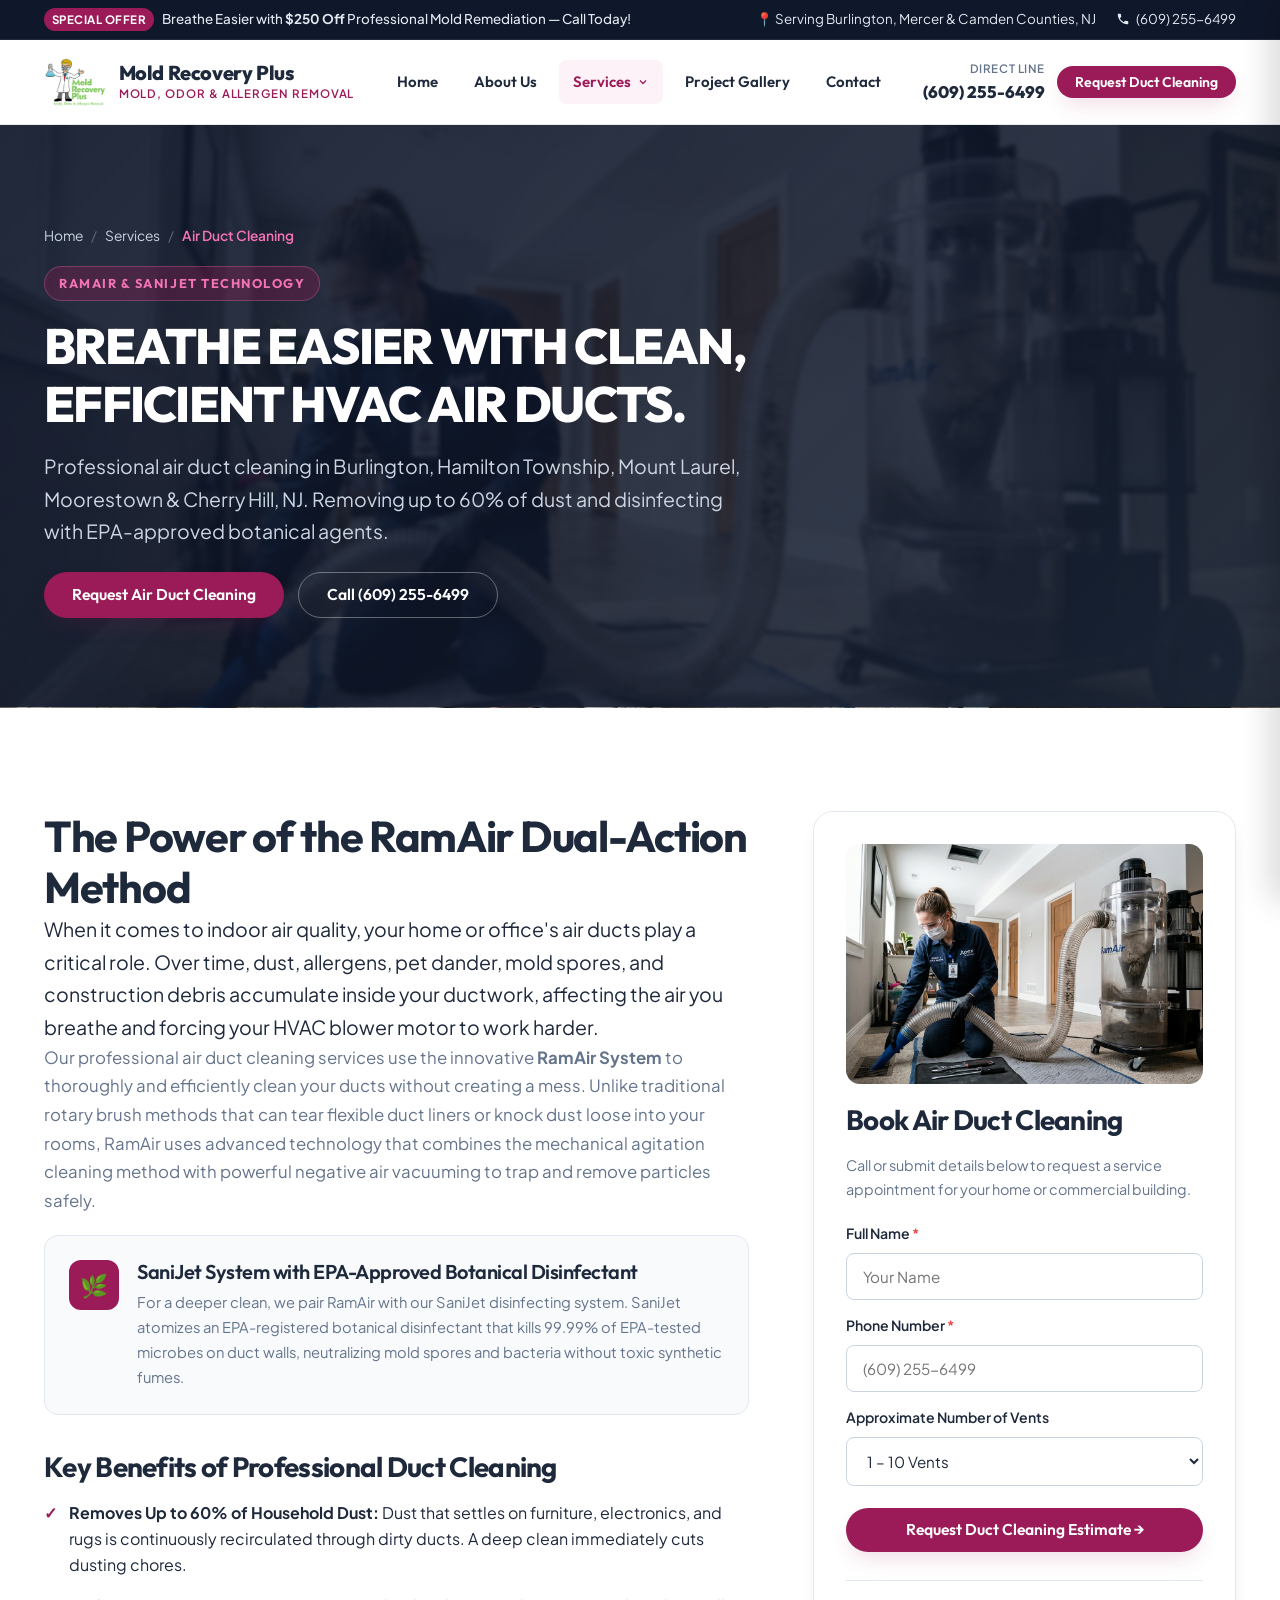
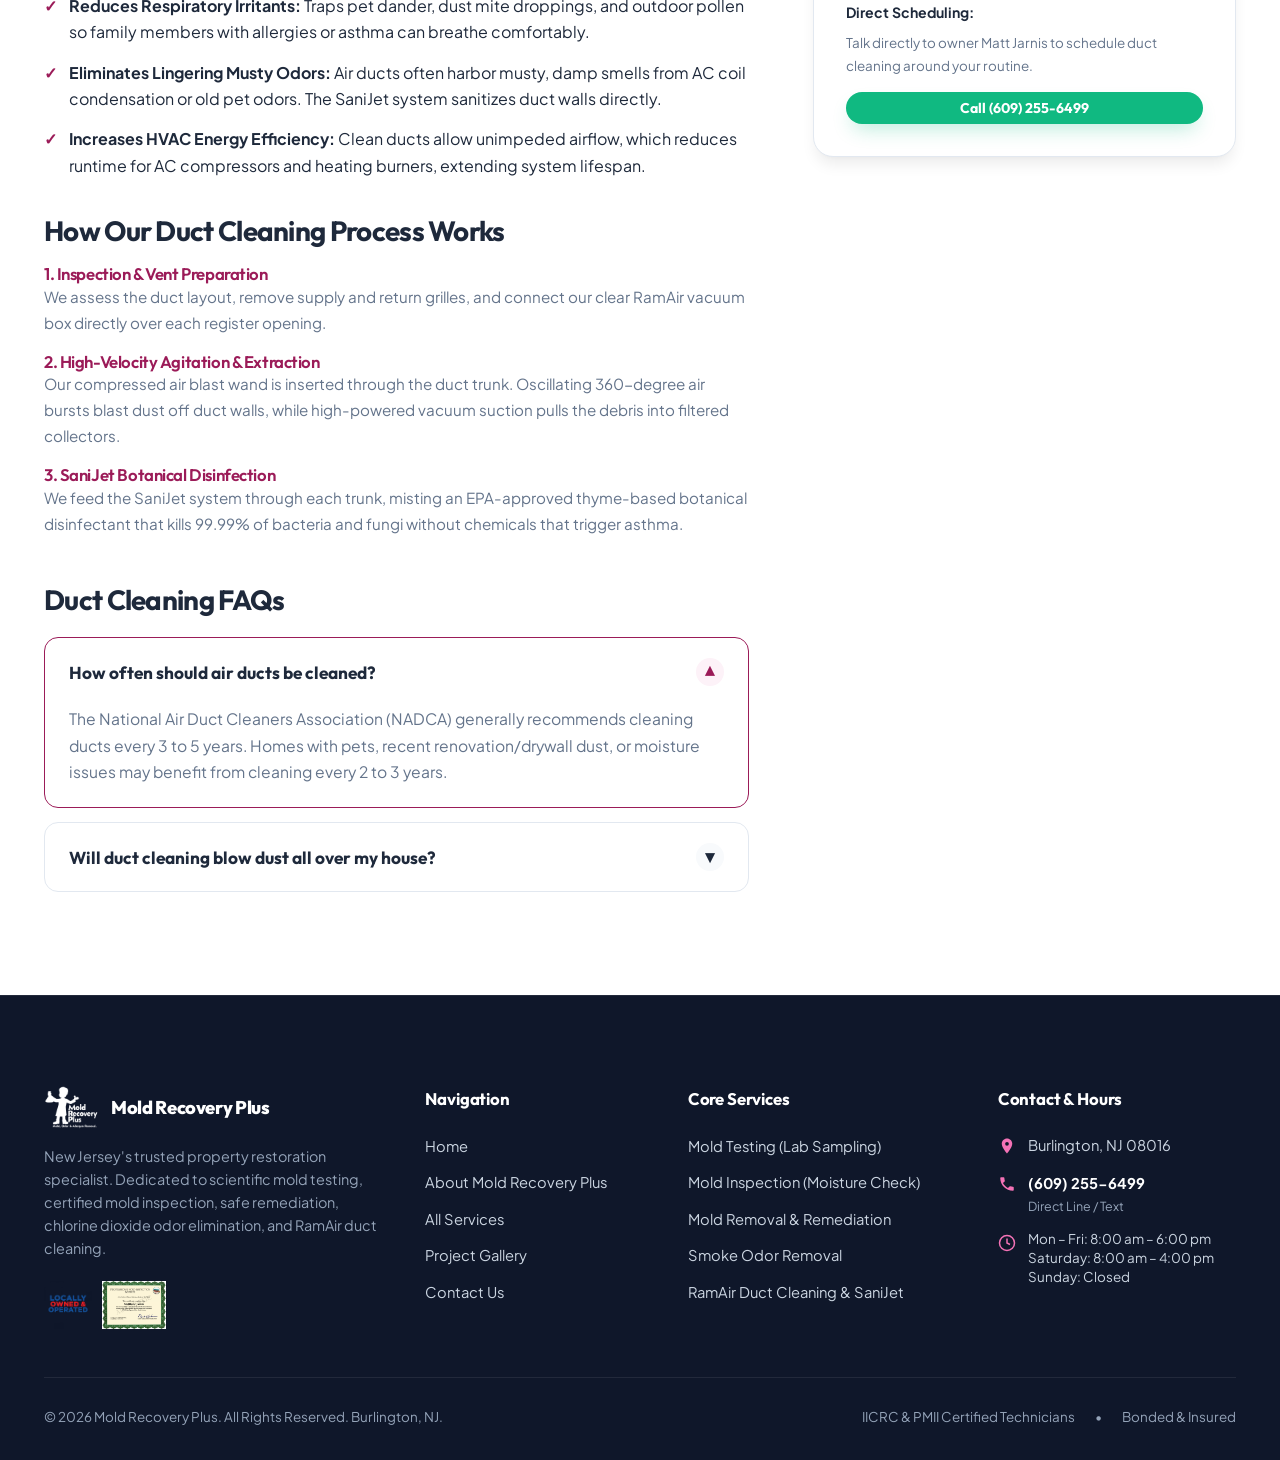
<file: services/air-duct-cleaning.html>
<!DOCTYPE html>
<html lang="en">
<head>
  <meta charset="UTF-8">
  <meta name="viewport" content="width=device-width, initial-scale=1.0">
  <title>Air Duct Cleaning NJ | RamAir & SaniJet System | Mold Recovery Plus</title>
  <meta name="description" content="Professional air duct cleaning in Burlington, Cherry Hill, Hamilton & Mount Laurel, NJ. RamAir negative air system & SaniJet EPA botanical sanitization. Call (609) 255-6499.">
  <link rel="stylesheet" href="../css/styles.css">
  <link rel="icon" type="image/png" href="../assets/images/logo.png">
</head>
<body>

  <!-- Top Announcement Bar -->
  <aside class="top-bar" aria-label="Announcement">
    <div class="container top-bar-inner">
      <div class="top-bar-promo">
        <span class="badge">SPECIAL OFFER</span>
        <span>Breathe Easier with <strong>$250 Off</strong> Professional Mold Remediation — Call Today!</span>
      </div>
      <div class="top-bar-contacts">
        <span>📍 Serving Burlington, Mercer &amp; Camden Counties, NJ</span>
        <a href="tel:6092556499">
          <svg width="14" height="14" viewBox="0 0 24 24" fill="currentColor"><path d="M6.62 10.79c1.44 2.83 3.76 5.14 6.59 6.59l2.2-2.2c.27-.27.67-.36 1.02-.24 1.12.37 2.33.57 3.57.57.55 0 1 .45 1 1V20c0 .55-.45 1-1 1-9.39 0-17-7.61-17-17 0-.55.45-1 1-1h3.5c.55 0 1 .45 1 1 0 1.25.2 2.45.57 3.57.11.35.03.74-.25 1.02l-2.2 2.2z"/></svg>
          (609) 255-6499
        </a>
      </div>
    </div>
  </aside>

  <!-- Header -->
  <header class="main-header" role="banner">
    <div class="container header-inner">
      <a href="../index.html" class="logo-wrapper">
        <img src="../assets/images/logo.png" alt="Mold Recovery Plus Logo" class="logo-img" width="180" height="52">
        <div class="logo-text">
          <span class="logo-name">Mold Recovery Plus</span>
          <span class="logo-tagline">Mold, Odor &amp; Allergen Removal</span>
        </div>
      </a>

      <!-- Desktop Nav -->
      <nav class="nav-menu" aria-label="Main Navigation">
        <div class="nav-item"><a href="../index.html" class="nav-link">Home</a></div>
        <div class="nav-item"><a href="../about.html" class="nav-link">About Us</a></div>
        
        <div class="nav-item has-dropdown">
          <a href="../services.html" class="nav-link active" aria-haspopup="true" aria-expanded="true">
            Services
            <svg width="12" height="12" viewBox="0 0 24 24" fill="none" stroke="currentColor" stroke-width="2.5"><polyline points="6 9 12 15 18 9"/></svg>
          </a>
          <div class="nav-dropdown" role="menu">
            <a href="mold-testing.html" class="dropdown-link" role="menuitem">
              <div class="dropdown-icon">🧪</div>
              <div class="dropdown-text">
                <span class="dropdown-title">Mold Testing</span>
                <span class="dropdown-desc">Scientific air &amp; surface certified lab analysis</span>
              </div>
            </a>
            <a href="mold-inspection.html" class="dropdown-link" role="menuitem">
              <div class="dropdown-icon">🔍</div>
              <div class="dropdown-text">
                <span class="dropdown-title">Mold Inspection</span>
                <span class="dropdown-desc">Thermal imaging &amp; moisture mapping assessment</span>
              </div>
            </a>
            <a href="mold-removal.html" class="dropdown-link" role="menuitem">
              <div class="dropdown-icon">🛡️</div>
              <div class="dropdown-text">
                <span class="dropdown-title">Mold Removal</span>
                <span class="dropdown-desc">Containment, TAVS vapor treatment &amp; sealers</span>
              </div>
            </a>
            <a href="smoke-odor-removal.html" class="dropdown-link" role="menuitem">
              <div class="dropdown-icon">💨</div>
              <div class="dropdown-text">
                <span class="dropdown-title">Smoke Odor Removal</span>
                <span class="dropdown-desc">Deep-penetrating Chlorine Dioxide technology</span>
              </div>
            </a>
            <a href="air-duct-cleaning.html" class="dropdown-link" role="menuitem">
              <div class="dropdown-icon">🌀</div>
              <div class="dropdown-text">
                <span class="dropdown-title">Air Duct Cleaning</span>
                <span class="dropdown-desc">RamAir &amp; SaniJet 99.99% microbial sanitization</span>
              </div>
            </a>
            <div class="dropdown-footer">
              <a href="../services.html">View All Services Overview →</a>
            </div>
          </div>
        </div>

        <div class="nav-item"><a href="../gallery.html" class="nav-link">Project Gallery</a></div>
        <div class="nav-item"><a href="../contact.html" class="nav-link">Contact</a></div>
      </nav>

      <div class="header-actions">
        <div class="header-phone">
          <span class="header-phone-label">Direct Line</span>
          <a href="tel:6092556499" class="header-phone-number">(609) 255-6499</a>
        </div>
        <a href="../contact.html?service=air-duct-cleaning" class="btn btn-primary btn-sm">Request Duct Cleaning</a>
        <button class="mobile-toggle" aria-label="Open mobile navigation menu">
          <svg width="24" height="24" viewBox="0 0 24 24" fill="none" stroke="currentColor" stroke-width="2"><line x1="3" y1="12" x2="21" y2="12"/><line x1="3" y1="6" x2="21" y2="6"/><line x1="3" y1="18" x2="21" y2="18"/></svg>
        </button>
      </div>
    </div>
  </header>

  <!-- Mobile Drawer -->
  <div class="drawer-overlay"></div>
  <aside class="mobile-drawer" aria-label="Mobile Navigation Drawer">
    <div class="mobile-drawer-header">
      <div class="logo-wrapper">
        <img src="../assets/images/logo.png" alt="Mold Recovery Plus Logo" class="logo-img" style="height: 40px;">
        <span class="logo-name" style="font-size: 1.1rem;">Mold Recovery Plus</span>
      </div>
      <button class="mobile-drawer-close" aria-label="Close menu">&times;</button>
    </div>
    <nav class="mobile-nav-list">
      <a href="../index.html" class="mobile-nav-link">Home</a>
      <a href="../about.html" class="mobile-nav-link">About Us</a>
      <div class="has-mobile-submenu">
        <a href="../services.html" class="mobile-nav-link mobile-submenu-toggle">
          <span>Services</span>
          <span class="toggle-icon">▼</span>
        </a>
        <div class="mobile-submenu open">
          <a href="../services.html">All Services Overview</a>
          <a href="mold-testing.html">🧪 Mold Testing</a>
          <a href="mold-inspection.html">🔍 Mold Inspection</a>
          <a href="mold-removal.html">🛡️ Mold Removal</a>
          <a href="smoke-odor-removal.html">💨 Smoke Odor Removal</a>
          <a href="air-duct-cleaning.html" class="active">🌀 Air Duct Cleaning</a>
        </div>
      </div>
      <a href="../gallery.html" class="mobile-nav-link">Project Gallery</a>
      <a href="../contact.html" class="mobile-nav-link">Contact</a>
    </nav>
    <div class="mobile-drawer-cta">
      <a href="tel:6092556499" class="btn btn-phone">Call (609) 255-6499</a>
      <a href="../contact.html?service=air-duct-cleaning" class="btn btn-primary">Book Duct Cleaning</a>
    </div>
  </aside>

  <!-- Hero Section -->
  <section class="page-hero page-hero-ducts">
    <div class="container">
      <div class="breadcrumbs">
        <a href="../index.html">Home</a>
        <span class="separator">/</span>
        <a href="../services.html">Services</a>
        <span class="separator">/</span>
        <span class="current">Air Duct Cleaning</span>
      </div>
      <span class="eyebrow" style="background: rgba(155, 27, 88, 0.3); color: #F472B6; border-color: rgba(244,114,182,0.3);">
        RAMAIR &amp; SANIJET TECHNOLOGY
      </span>
      <h1>BREATHE EASIER WITH CLEAN,<br>EFFICIENT HVAC AIR DUCTS.</h1>
      <p class="lead">
        Professional air duct cleaning in Burlington, Hamilton Township, Mount Laurel, Moorestown &amp; Cherry Hill, NJ. Removing up to 60% of dust and disinfecting with EPA-approved botanical agents.
      </p>
      <div style="margin-top: 24px; display: flex; gap: 14px; flex-wrap: wrap;">
        <a href="#duct-inquiry" class="btn btn-primary">Request Air Duct Cleaning</a>
        <a href="tel:6092556499" class="btn btn-outline-white">Call (609) 255-6499</a>
      </div>
    </div>
  </section>

  <!-- Service Detail Main Body -->
  <section class="section">
    <div class="container service-detail-grid">
      <div>
        <h2>The Power of the RamAir Dual-Action Method</h2>
        <p class="lead">
          When it comes to indoor air quality, your home or office's air ducts play a critical role. Over time, dust, allergens, pet dander, mold spores, and construction debris accumulate inside your ductwork, affecting the air you breathe and forcing your HVAC blower motor to work harder.
        </p>

        <p>
          Our professional air duct cleaning services use the innovative <strong>RamAir System</strong> to thoroughly and efficiently clean your ducts without creating a mess. Unlike traditional rotary brush methods that can tear flexible duct liners or knock dust loose into your rooms, RamAir uses advanced technology that combines the mechanical agitation cleaning method with powerful negative air vacuuming to trap and remove particles safely.
        </p>

        <div class="service-equipment-card">
          <div class="service-equipment-icon">🌿</div>
          <div>
            <h4 style="margin-bottom: 6px;">SaniJet System with EPA-Approved Botanical Disinfectant</h4>
            <p style="font-size: 0.92rem; margin: 0;">
              For a deeper clean, we pair RamAir with our SaniJet disinfecting system. SaniJet atomizes an EPA-registered botanical disinfectant that kills 99.99% of EPA-tested microbes on duct walls, neutralizing mold spores and bacteria without toxic synthetic fumes.
            </p>
          </div>
        </div>

        <h3 style="margin-top: 36px; margin-bottom: 16px;">Key Benefits of Professional Duct Cleaning</h3>
        <ul style="display: flex; flex-direction: column; gap: 14px; margin-bottom: 28px;">
          <li style="display: flex; gap: 12px; align-items: flex-start;">
            <span style="color: var(--color-brand-primary); font-weight: 800;">✓</span>
            <div><strong>Removes Up to 60% of Household Dust:</strong> Dust that settles on furniture, electronics, and rugs is continuously recirculated through dirty ducts. A deep clean immediately cuts dusting chores.</div>
          </li>
          <li style="display: flex; gap: 12px; align-items: flex-start;">
            <span style="color: var(--color-brand-primary); font-weight: 800;">✓</span>
            <div><strong>Reduces Respiratory Irritants:</strong> Traps pet dander, dust mite droppings, and outdoor pollen so family members with allergies or asthma can breathe comfortably.</div>
          </li>
          <li style="display: flex; gap: 12px; align-items: flex-start;">
            <span style="color: var(--color-brand-primary); font-weight: 800;">✓</span>
            <div><strong>Eliminates Lingering Musty Odors:</strong> Air ducts often harbor musty, damp smells from AC coil condensation or old pet odors. The SaniJet system sanitizes duct walls directly.</div>
          </li>
          <li style="display: flex; gap: 12px; align-items: flex-start;">
            <span style="color: var(--color-brand-primary); font-weight: 800;">✓</span>
            <div><strong>Increases HVAC Energy Efficiency:</strong> Clean ducts allow unimpeded airflow, which reduces runtime for AC compressors and heating burners, extending system lifespan.</div>
          </li>
        </ul>

        <h3 style="margin-top: 36px; margin-bottom: 16px;">How Our Duct Cleaning Process Works</h3>
        <div style="display: flex; flex-direction: column; gap: 16px; margin-bottom: 28px;">
          <div>
            <h4 style="font-size: 1.05rem; color: var(--color-brand-primary);">1. Inspection &amp; Vent Preparation</h4>
            <p style="font-size: 0.95rem;">
              We assess the duct layout, remove supply and return grilles, and connect our clear RamAir vacuum box directly over each register opening.
            </p>
          </div>

          <div>
            <h4 style="font-size: 1.05rem; color: var(--color-brand-primary);">2. High-Velocity Agitation &amp; Extraction</h4>
            <p style="font-size: 0.95rem;">
              Our compressed air blast wand is inserted through the duct trunk. Oscillating 360-degree air bursts blast dust off duct walls, while high-powered vacuum suction pulls the debris into filtered collectors.
            </p>
          </div>

          <div>
            <h4 style="font-size: 1.05rem; color: var(--color-brand-primary);">3. SaniJet Botanical Disinfection</h4>
            <p style="font-size: 0.95rem;">
              We feed the SaniJet system through each trunk, misting an EPA-approved thyme-based botanical disinfectant that kills 99.99% of bacteria and fungi without chemicals that trigger asthma.
            </p>
          </div>
        </div>

        <!-- FAQs -->
        <h3 style="margin-top: 48px; margin-bottom: 20px;">Duct Cleaning FAQs</h3>
        <div class="faq-accordion" style="margin: 0;">
          <div class="faq-item active">
            <button class="faq-trigger">
              <span>How often should air ducts be cleaned?</span>
              <span class="faq-icon">▼</span>
            </button>
            <div class="faq-body">
              The National Air Duct Cleaners Association (NADCA) generally recommends cleaning ducts every 3 to 5 years. Homes with pets, recent renovation/drywall dust, or moisture issues may benefit from cleaning every 2 to 3 years.
            </div>
          </div>

          <div class="faq-item">
            <button class="faq-trigger">
              <span>Will duct cleaning blow dust all over my house?</span>
              <span class="faq-icon">▼</span>
            </button>
            <div class="faq-body">
              No! The RamAir system creates a sealed negative-pressure suction at each individual vent register. All dust, dander, and debris are pulled directly into the vacuum containment system rather than circulating into your room.
            </div>
          </div>
        </div>
      </div>

      <!-- Sidebar -->
      <aside class="service-sidebar-card">
        <img src="../assets/images/air-duct-action.jpg" alt="RamAir High-Vacuum Air Duct Cleaning in Action" style="border-radius: var(--radius-md); width: 100%; height: 240px; object-fit: cover; margin-bottom: 20px;">
        <h3 style="margin-bottom: 16px;">Book Air Duct Cleaning</h3>
        <p style="font-size: 0.9rem; color: var(--color-text-muted); margin-bottom: 20px;">
          Call or submit details below to request a service appointment for your home or commercial building.
        </p>

        <form class="service-inquiry-form" id="duct-inquiry" novalidate>
          <div style="display: flex; flex-direction: column; gap: 14px;">
            <div class="form-group">
              <label class="form-label" for="duct_name">Full Name <span class="req">*</span></label>
              <input type="text" id="duct_name" name="full_name" class="form-input" placeholder="Your Name" required>
            </div>
            <div class="form-group">
              <label class="form-label" for="duct_phone">Phone Number <span class="req">*</span></label>
              <input type="tel" id="duct_phone" name="phone" class="form-input" placeholder="(609) 255-6499" required>
            </div>
            <div class="form-group">
              <label class="form-label" for="duct_vents">Approximate Number of Vents</label>
              <select id="duct_vents" name="vents_count" class="form-select">
                <option value="Up to 10 Vents">1 – 10 Vents</option>
                <option value="11 to 20 Vents">11 – 20 Vents</option>
                <option value="21+ Vents / Multi-Unit">21+ Vents / Multi-Zone</option>
              </select>
            </div>
            <input type="hidden" name="service" value="Air Duct Cleaning (RamAir & SaniJet)">
            
            <button type="submit" class="btn btn-primary" style="width: 100%; margin-top: 8px;">
              Request Duct Cleaning Estimate →
            </button>
            <div class="form-status"></div>
          </div>
        </form>

        <div style="margin-top: 28px; padding-top: 20px; border-top: 1px solid var(--color-border-subtle);">
          <div style="font-size: 0.88rem; color: var(--color-text-main); font-weight: 700; margin-bottom: 8px;">
            Direct Scheduling:
          </div>
          <p style="font-size: 0.84rem; color: var(--color-text-muted); margin-bottom: 14px;">
            Talk directly to owner Matt Jarnis to schedule duct cleaning around your routine.
          </p>
          <a href="tel:6092556499" class="btn btn-phone btn-sm" style="width: 100%;">Call (609) 255-6499</a>
        </div>
      </aside>
    </div>
  </section>

  <!-- Footer -->
  <footer class="site-footer" role="contentinfo">
    <div class="container">
      <div class="footer-grid">
        <div>
          <a href="../index.html" class="logo-wrapper" style="margin-bottom: 16px;">
            <img src="../assets/images/logo.png" alt="Mold Recovery Plus Logo" class="logo-img" style="filter: brightness(0) invert(1); height: 44px;">
            <span class="logo-name" style="color: #fff; font-size: 1.15rem;">Mold Recovery Plus</span>
          </a>
          <p style="font-size: 0.9rem; line-height: 1.6; color: #94A3B8; margin-bottom: 20px;">
            New Jersey's trusted property restoration specialist. Dedicated to scientific mold testing, certified mold inspection, safe remediation, chlorine dioxide odor elimination, and RamAir duct cleaning.
          </p>
          <div style="display: flex; gap: 10px; align-items: center;">
            <img src="../assets/images/locally-owned.png" alt="Locally Owned and Operated" style="height: 48px; width: auto;" loading="lazy">
            <img src="../assets/images/mold-cert.png" alt="Certified Mold Remediation Technician" style="height: 48px; width: auto;" loading="lazy">
          </div>
        </div>

        <div>
          <div class="footer-col-title">Navigation</div>
          <ul class="footer-links">
            <li><a href="../index.html">Home</a></li>
            <li><a href="../about.html">About Mold Recovery Plus</a></li>
            <li><a href="../services.html">All Services</a></li>
            <li><a href="../gallery.html">Project Gallery</a></li>
            <li><a href="../contact.html">Contact Us</a></li>
          </ul>
        </div>

        <div>
          <div class="footer-col-title">Core Services</div>
          <ul class="footer-links">
            <li><a href="mold-testing.html">Mold Testing (Lab Sampling)</a></li>
            <li><a href="mold-inspection.html">Mold Inspection (Moisture Check)</a></li>
            <li><a href="mold-removal.html">Mold Removal &amp; Remediation</a></li>
            <li><a href="smoke-odor-removal.html">Smoke Odor Removal</a></li>
            <li><a href="air-duct-cleaning.html">RamAir Duct Cleaning &amp; SaniJet</a></li>
          </ul>
        </div>

        <div>
          <div class="footer-col-title">Contact &amp; Hours</div>
          <div class="footer-contact-item">
            <svg width="18" height="18" viewBox="0 0 24 24" fill="currentColor"><path d="M12 2C8.13 2 5 5.13 5 9c0 5.25 7 13 7 13s7-7.75 7-13c0-3.87-3.13-7-7-7zm0 9.5a2.5 2.5 0 0 1 0-5 2.5 2.5 0 0 1 0 5z"/></svg>
            <div>Burlington, NJ 08016</div>
          </div>
          <div class="footer-contact-item">
            <svg width="18" height="18" viewBox="0 0 24 24" fill="currentColor"><path d="M6.62 10.79c1.44 2.83 3.76 5.14 6.59 6.59l2.2-2.2c.27-.27.67-.36 1.02-.24 1.12.37 2.33.57 3.57.57.55 0 1 .45 1 1V20c0 .55-.45 1-1 1-9.39 0-17-7.61-17-17 0-.55.45-1 1-1h3.5c.55 0 1 .45 1 1 0 1.25.2 2.45.57 3.57.11.35.03.74-.25 1.02l-2.2 2.2z"/></svg>
            <div>
              <a href="tel:6092556499" style="color: #fff; font-weight: 700;">(609) 255-6499</a>
              <div style="font-size: 0.78rem; color: #94A3B8;">Direct Line / Text</div>
            </div>
          </div>
          <div class="footer-contact-item">
            <svg width="18" height="18" viewBox="0 0 24 24" fill="none" stroke="currentColor" stroke-width="2"><circle cx="12" cy="12" r="10"/><polyline points="12 6 12 12 16 14"/></svg>
            <div style="font-size: 0.84rem; line-height: 1.4;">
              Mon – Fri: 8:00 am – 6:00 pm<br>
              Saturday: 8:00 am – 4:00 pm<br>
              Sunday: Closed
            </div>
          </div>
        </div>
      </div>

      <div class="footer-bottom">
        <div>
          &copy; <span class="current-year">2026</span> Mold Recovery Plus. All Rights Reserved. Burlington, NJ.
        </div>
        <div class="footer-legal-links">
          <span>IICRC &amp; PMII Certified Technicians</span>
          <span>•</span>
          <span>Bonded &amp; Insured</span>
        </div>
      </div>
    </div>
  </footer>

  <a href="tel:6092556499" class="floating-mobile-call" aria-label="Direct Call to Mold Recovery Plus">
    <svg width="18" height="18" viewBox="0 0 24 24" fill="currentColor"><path d="M6.62 10.79c1.44 2.83 3.76 5.14 6.59 6.59l2.2-2.2c.27-.27.67-.36 1.02-.24 1.12.37 2.33.57 3.57.57.55 0 1 .45 1 1V20c0 .55-.45 1-1 1-9.39 0-17-7.61-17-17 0-.55.45-1 1-1h3.5c.55 0 1 .45 1 1 0 1.25.2 2.45.57 3.57.11.35.03.74-.25 1.02l-2.2 2.2z"/></svg>
    Call (609) 255-6499
  </a>

  <script src="../js/main.js"></script>
</body>
</html>
</file>
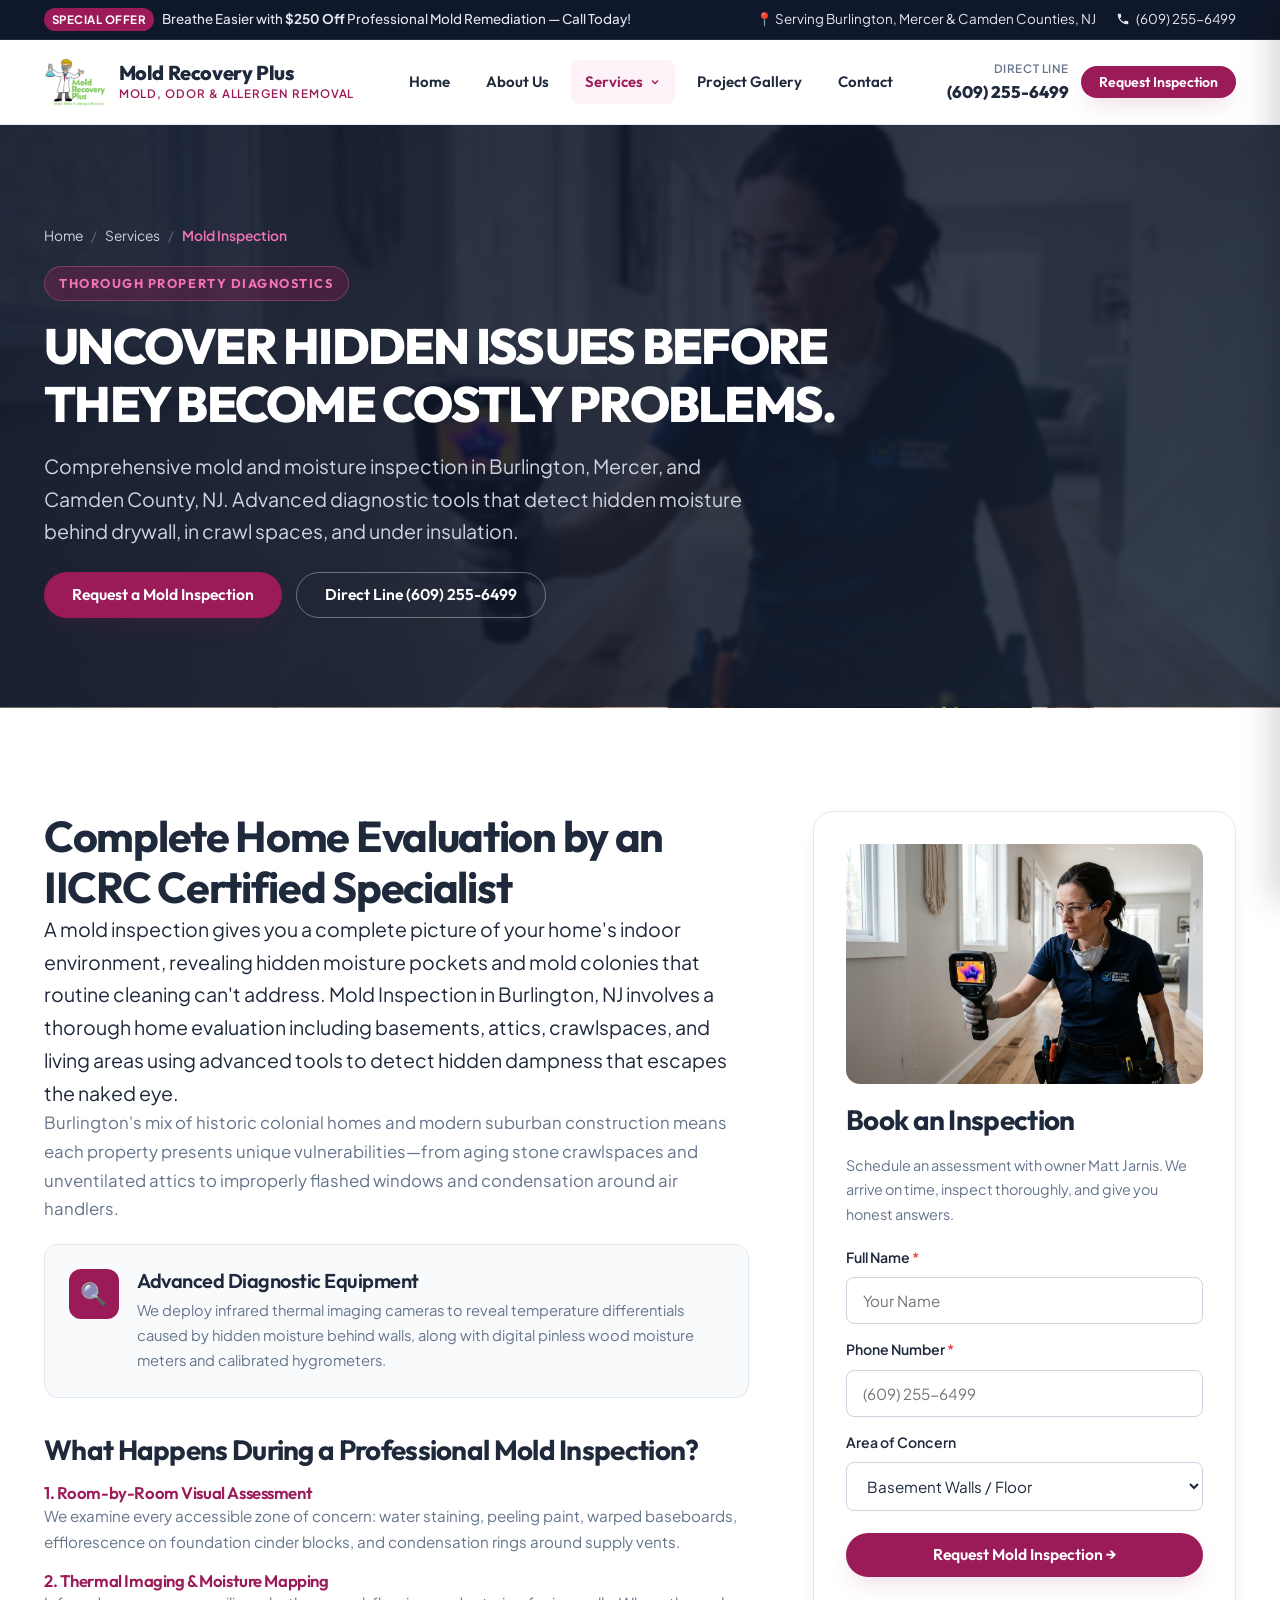
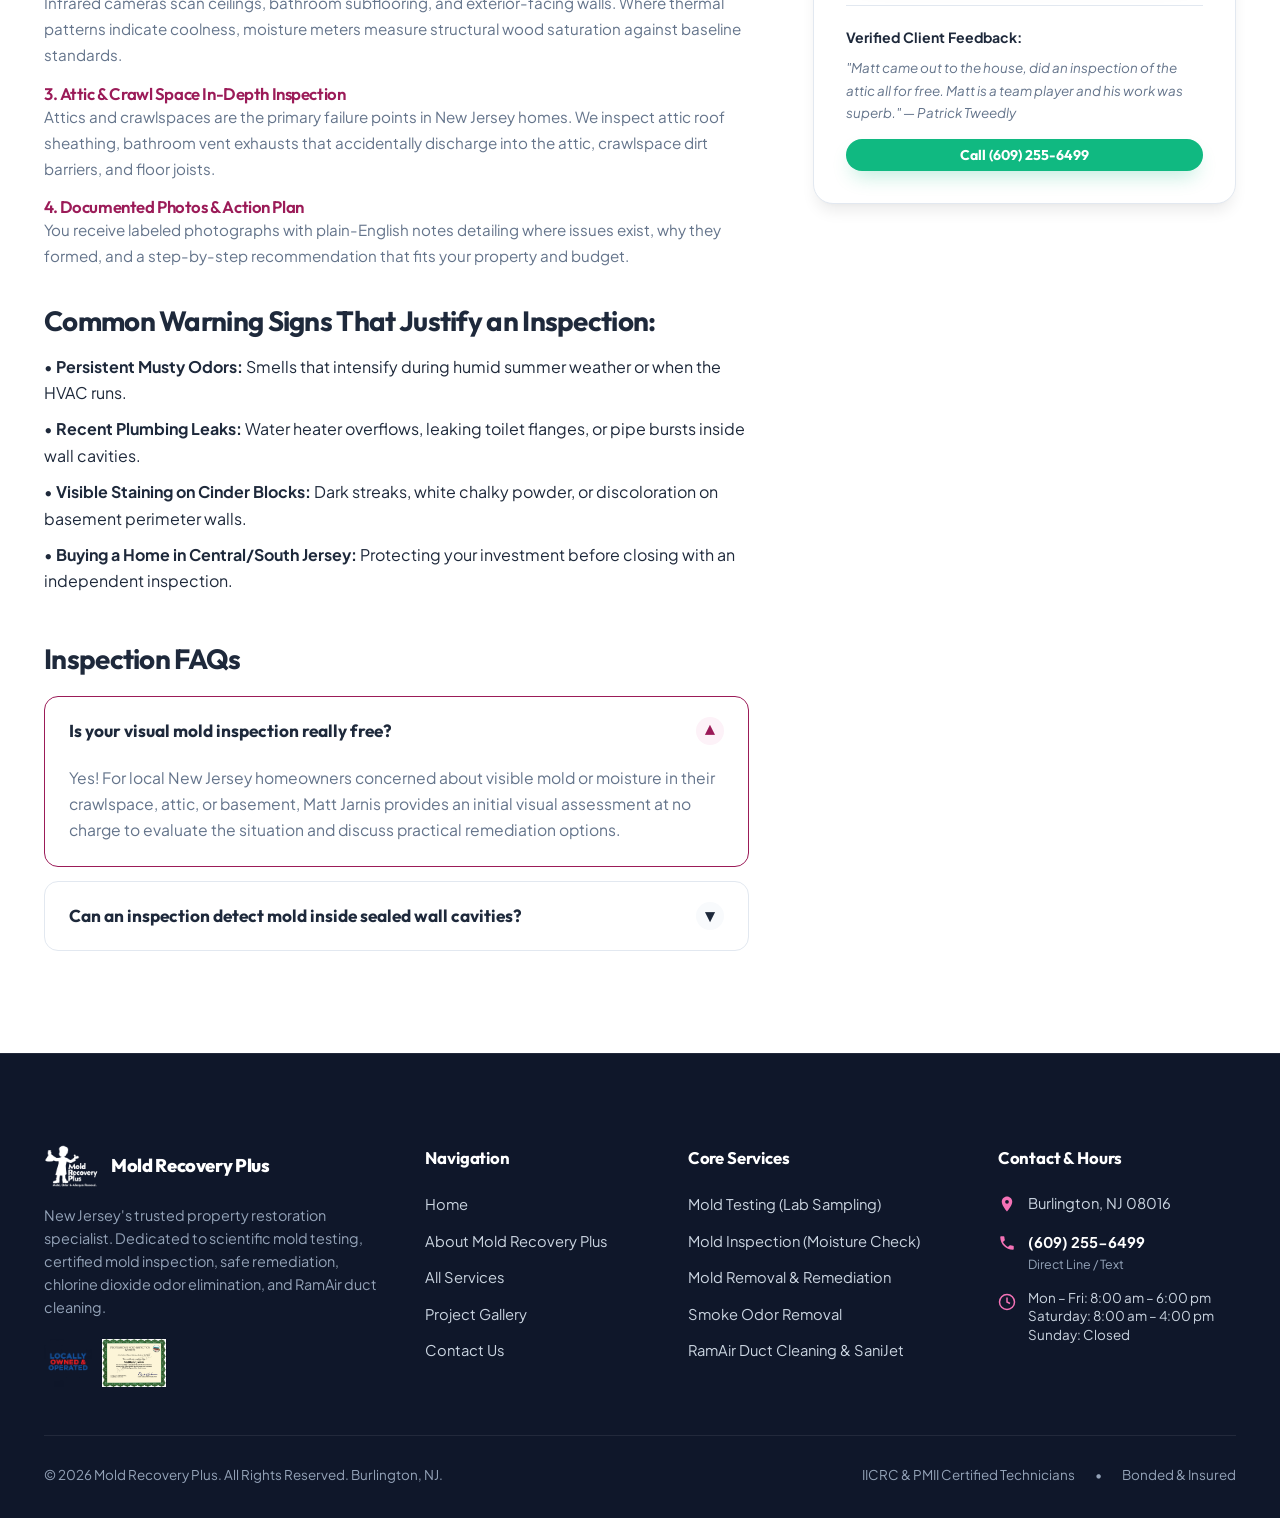
<file: services/mold-inspection.html>
<!DOCTYPE html>
<html lang="en">
<head>
  <meta charset="UTF-8">
  <meta name="viewport" content="width=device-width, initial-scale=1.0">
  <title>Professional Mold Inspection in NJ | Thermal & Moisture Assessment | Mold Recovery Plus</title>
  <meta name="description" content="Thorough mold inspection in Burlington, Mercer & Camden County, NJ. Thermal imaging, moisture meters, attic & crawl space checks. Work directly with Matt Jarnis. Call (609) 255-6499.">
  <link rel="stylesheet" href="../css/styles.css">
  <link rel="icon" type="image/png" href="../assets/images/logo.png">
</head>
<body>

  <!-- Top Announcement Bar -->
  <aside class="top-bar" aria-label="Announcement">
    <div class="container top-bar-inner">
      <div class="top-bar-promo">
        <span class="badge">SPECIAL OFFER</span>
        <span>Breathe Easier with <strong>$250 Off</strong> Professional Mold Remediation — Call Today!</span>
      </div>
      <div class="top-bar-contacts">
        <span>📍 Serving Burlington, Mercer &amp; Camden Counties, NJ</span>
        <a href="tel:6092556499">
          <svg width="14" height="14" viewBox="0 0 24 24" fill="currentColor"><path d="M6.62 10.79c1.44 2.83 3.76 5.14 6.59 6.59l2.2-2.2c.27-.27.67-.36 1.02-.24 1.12.37 2.33.57 3.57.57.55 0 1 .45 1 1V20c0 .55-.45 1-1 1-9.39 0-17-7.61-17-17 0-.55.45-1 1-1h3.5c.55 0 1 .45 1 1 0 1.25.2 2.45.57 3.57.11.35.03.74-.25 1.02l-2.2 2.2z"/></svg>
          (609) 255-6499
        </a>
      </div>
    </div>
  </aside>

  <!-- Header -->
  <header class="main-header" role="banner">
    <div class="container header-inner">
      <a href="../index.html" class="logo-wrapper">
        <img src="../assets/images/logo.png" alt="Mold Recovery Plus Logo" class="logo-img" width="180" height="52">
        <div class="logo-text">
          <span class="logo-name">Mold Recovery Plus</span>
          <span class="logo-tagline">Mold, Odor &amp; Allergen Removal</span>
        </div>
      </a>

      <!-- Desktop Nav -->
      <nav class="nav-menu" aria-label="Main Navigation">
        <div class="nav-item"><a href="../index.html" class="nav-link">Home</a></div>
        <div class="nav-item"><a href="../about.html" class="nav-link">About Us</a></div>
        
        <div class="nav-item has-dropdown">
          <a href="../services.html" class="nav-link active" aria-haspopup="true" aria-expanded="true">
            Services
            <svg width="12" height="12" viewBox="0 0 24 24" fill="none" stroke="currentColor" stroke-width="2.5"><polyline points="6 9 12 15 18 9"/></svg>
          </a>
          <div class="nav-dropdown" role="menu">
            <a href="mold-testing.html" class="dropdown-link" role="menuitem">
              <div class="dropdown-icon">🧪</div>
              <div class="dropdown-text">
                <span class="dropdown-title">Mold Testing</span>
                <span class="dropdown-desc">Scientific air &amp; surface certified lab analysis</span>
              </div>
            </a>
            <a href="mold-inspection.html" class="dropdown-link" role="menuitem">
              <div class="dropdown-icon">🔍</div>
              <div class="dropdown-text">
                <span class="dropdown-title">Mold Inspection</span>
                <span class="dropdown-desc">Thermal imaging &amp; moisture mapping assessment</span>
              </div>
            </a>
            <a href="mold-removal.html" class="dropdown-link" role="menuitem">
              <div class="dropdown-icon">🛡️</div>
              <div class="dropdown-text">
                <span class="dropdown-title">Mold Removal</span>
                <span class="dropdown-desc">Containment, TAVS vapor treatment &amp; sealers</span>
              </div>
            </a>
            <a href="smoke-odor-removal.html" class="dropdown-link" role="menuitem">
              <div class="dropdown-icon">💨</div>
              <div class="dropdown-text">
                <span class="dropdown-title">Smoke Odor Removal</span>
                <span class="dropdown-desc">Deep-penetrating Chlorine Dioxide technology</span>
              </div>
            </a>
            <a href="air-duct-cleaning.html" class="dropdown-link" role="menuitem">
              <div class="dropdown-icon">🌀</div>
              <div class="dropdown-text">
                <span class="dropdown-title">Air Duct Cleaning</span>
                <span class="dropdown-desc">RamAir &amp; SaniJet 99.99% microbial sanitization</span>
              </div>
            </a>
            <div class="dropdown-footer">
              <a href="../services.html">View All Services Overview →</a>
            </div>
          </div>
        </div>

        <div class="nav-item"><a href="../gallery.html" class="nav-link">Project Gallery</a></div>
        <div class="nav-item"><a href="../contact.html" class="nav-link">Contact</a></div>
      </nav>

      <div class="header-actions">
        <div class="header-phone">
          <span class="header-phone-label">Direct Line</span>
          <a href="tel:6092556499" class="header-phone-number">(609) 255-6499</a>
        </div>
        <a href="../contact.html?service=mold-inspection" class="btn btn-primary btn-sm">Request Inspection</a>
        <button class="mobile-toggle" aria-label="Open mobile navigation menu">
          <svg width="24" height="24" viewBox="0 0 24 24" fill="none" stroke="currentColor" stroke-width="2"><line x1="3" y1="12" x2="21" y2="12"/><line x1="3" y1="6" x2="21" y2="6"/><line x1="3" y1="18" x2="21" y2="18"/></svg>
        </button>
      </div>
    </div>
  </header>

  <!-- Mobile Drawer -->
  <div class="drawer-overlay"></div>
  <aside class="mobile-drawer" aria-label="Mobile Navigation Drawer">
    <div class="mobile-drawer-header">
      <div class="logo-wrapper">
        <img src="../assets/images/logo.png" alt="Mold Recovery Plus Logo" class="logo-img" style="height: 40px;">
        <span class="logo-name" style="font-size: 1.1rem;">Mold Recovery Plus</span>
      </div>
      <button class="mobile-drawer-close" aria-label="Close menu">&times;</button>
    </div>
    <nav class="mobile-nav-list">
      <a href="../index.html" class="mobile-nav-link">Home</a>
      <a href="../about.html" class="mobile-nav-link">About Us</a>
      <div class="has-mobile-submenu">
        <a href="../services.html" class="mobile-nav-link mobile-submenu-toggle">
          <span>Services</span>
          <span class="toggle-icon">▼</span>
        </a>
        <div class="mobile-submenu open">
          <a href="../services.html">All Services Overview</a>
          <a href="mold-testing.html">🧪 Mold Testing</a>
          <a href="mold-inspection.html" class="active">🔍 Mold Inspection</a>
          <a href="mold-removal.html">🛡️ Mold Removal</a>
          <a href="smoke-odor-removal.html">💨 Smoke Odor Removal</a>
          <a href="air-duct-cleaning.html">🌀 Air Duct Cleaning</a>
        </div>
      </div>
      <a href="../gallery.html" class="mobile-nav-link">Project Gallery</a>
      <a href="../contact.html" class="mobile-nav-link">Contact</a>
    </nav>
    <div class="mobile-drawer-cta">
      <a href="tel:6092556499" class="btn btn-phone">Call (609) 255-6499</a>
      <a href="../contact.html?service=mold-inspection" class="btn btn-primary">Book Inspection Call</a>
    </div>
  </aside>

  <!-- Hero Section -->
  <section class="page-hero page-hero-inspection">
    <div class="container">
      <div class="breadcrumbs">
        <a href="../index.html">Home</a>
        <span class="separator">/</span>
        <a href="../services.html">Services</a>
        <span class="separator">/</span>
        <span class="current">Mold Inspection</span>
      </div>
      <span class="eyebrow" style="background: rgba(155, 27, 88, 0.3); color: #F472B6; border-color: rgba(244,114,182,0.3);">
        THOROUGH PROPERTY DIAGNOSTICS
      </span>
      <h1>UNCOVER HIDDEN ISSUES BEFORE<br>THEY BECOME COSTLY PROBLEMS.</h1>
      <p class="lead">
        Comprehensive mold and moisture inspection in Burlington, Mercer, and Camden County, NJ. Advanced diagnostic tools that detect hidden moisture behind drywall, in crawl spaces, and under insulation.
      </p>
      <div style="margin-top: 24px; display: flex; gap: 14px; flex-wrap: wrap;">
        <a href="#inspection-inquiry" class="btn btn-primary">Request a Mold Inspection</a>
        <a href="tel:6092556499" class="btn btn-outline-white">Direct Line (609) 255-6499</a>
      </div>
    </div>
  </section>

  <!-- Service Detail Main Body -->
  <section class="section">
    <div class="container service-detail-grid">
      <div>
        <h2>Complete Home Evaluation by an IICRC Certified Specialist</h2>
        <p class="lead">
          A mold inspection gives you a complete picture of your home's indoor environment, revealing hidden moisture pockets and mold colonies that routine cleaning can't address. Mold Inspection in Burlington, NJ involves a thorough home evaluation including basements, attics, crawlspaces, and living areas using advanced tools to detect hidden dampness that escapes the naked eye.
        </p>

        <p>
          Burlington's mix of historic colonial homes and modern suburban construction means each property presents unique vulnerabilities—from aging stone crawlspaces and unventilated attics to improperly flashed windows and condensation around air handlers.
        </p>

        <div class="service-equipment-card">
          <div class="service-equipment-icon">🔍</div>
          <div>
            <h4 style="margin-bottom: 6px;">Advanced Diagnostic Equipment</h4>
            <p style="font-size: 0.92rem; margin: 0;">
              We deploy infrared thermal imaging cameras to reveal temperature differentials caused by hidden moisture behind walls, along with digital pinless wood moisture meters and calibrated hygrometers.
            </p>
          </div>
        </div>

        <h3 style="margin-top: 36px; margin-bottom: 16px;">What Happens During a Professional Mold Inspection?</h3>
        <div style="display: flex; flex-direction: column; gap: 16px; margin-bottom: 28px;">
          <div>
            <h4 style="font-size: 1.05rem; color: var(--color-brand-primary);">1. Room-by-Room Visual Assessment</h4>
            <p style="font-size: 0.95rem;">
              We examine every accessible zone of concern: water staining, peeling paint, warped baseboards, efflorescence on foundation cinder blocks, and condensation rings around supply vents.
            </p>
          </div>

          <div>
            <h4 style="font-size: 1.05rem; color: var(--color-brand-primary);">2. Thermal Imaging &amp; Moisture Mapping</h4>
            <p style="font-size: 0.95rem;">
              Infrared cameras scan ceilings, bathroom subflooring, and exterior-facing walls. Where thermal patterns indicate coolness, moisture meters measure structural wood saturation against baseline standards.
            </p>
          </div>

          <div>
            <h4 style="font-size: 1.05rem; color: var(--color-brand-primary);">3. Attic &amp; Crawl Space In-Depth Inspection</h4>
            <p style="font-size: 0.95rem;">
              Attics and crawlspaces are the primary failure points in New Jersey homes. We inspect attic roof sheathing, bathroom vent exhausts that accidentally discharge into the attic, crawlspace dirt barriers, and floor joists.
            </p>
          </div>

          <div>
            <h4 style="font-size: 1.05rem; color: var(--color-brand-primary);">4. Documented Photos &amp; Action Plan</h4>
            <p style="font-size: 0.95rem;">
              You receive labeled photographs with plain-English notes detailing where issues exist, why they formed, and a step-by-step recommendation that fits your property and budget.
            </p>
          </div>
        </div>

        <h3 style="margin-top: 36px; margin-bottom: 16px;">Common Warning Signs That Justify an Inspection:</h3>
        <ul style="display: flex; flex-direction: column; gap: 10px; margin-top: 12px;">
          <li>• <strong>Persistent Musty Odors:</strong> Smells that intensify during humid summer weather or when the HVAC runs.</li>
          <li>• <strong>Recent Plumbing Leaks:</strong> Water heater overflows, leaking toilet flanges, or pipe bursts inside wall cavities.</li>
          <li>• <strong>Visible Staining on Cinder Blocks:</strong> Dark streaks, white chalky powder, or discoloration on basement perimeter walls.</li>
          <li>• <strong>Buying a Home in Central/South Jersey:</strong> Protecting your investment before closing with an independent inspection.</li>
        </ul>

        <!-- Inspection FAQs -->
        <h3 style="margin-top: 48px; margin-bottom: 20px;">Inspection FAQs</h3>
        <div class="faq-accordion" style="margin: 0;">
          <div class="faq-item active">
            <button class="faq-trigger">
              <span>Is your visual mold inspection really free?</span>
              <span class="faq-icon">▼</span>
            </button>
            <div class="faq-body">
              Yes! For local New Jersey homeowners concerned about visible mold or moisture in their crawlspace, attic, or basement, Matt Jarnis provides an initial visual assessment at no charge to evaluate the situation and discuss practical remediation options.
            </div>
          </div>

          <div class="faq-item">
            <button class="faq-trigger">
              <span>Can an inspection detect mold inside sealed wall cavities?</span>
              <span class="faq-icon">▼</span>
            </button>
            <div class="faq-body">
              While no non-invasive tool can see through solid matter, our thermal imaging cameras detect subtle temperature depressions caused by active dampness inside wall cavities, allowing us to pinpoint moisture sources without tearing down drywall unnecessarily.
            </div>
          </div>
        </div>
      </div>

      <!-- Sidebar -->
      <aside class="service-sidebar-card">
        <img src="../assets/images/thermal-inspection.jpg" alt="FLIR Infrared Thermal Mold & Moisture Inspection" style="border-radius: var(--radius-md); width: 100%; height: 240px; object-fit: cover; margin-bottom: 20px;">
        <h3 style="margin-bottom: 16px;">Book an Inspection</h3>
        <p style="font-size: 0.9rem; color: var(--color-text-muted); margin-bottom: 20px;">
          Schedule an assessment with owner Matt Jarnis. We arrive on time, inspect thoroughly, and give you honest answers.
        </p>

        <form class="service-inquiry-form" id="inspection-inquiry" novalidate>
          <div style="display: flex; flex-direction: column; gap: 14px;">
            <div class="form-group">
              <label class="form-label" for="insp_name">Full Name <span class="req">*</span></label>
              <input type="text" id="insp_name" name="full_name" class="form-input" placeholder="Your Name" required>
            </div>
            <div class="form-group">
              <label class="form-label" for="insp_phone">Phone Number <span class="req">*</span></label>
              <input type="tel" id="insp_phone" name="phone" class="form-input" placeholder="(609) 255-6499" required>
            </div>
            <div class="form-group">
              <label class="form-label" for="insp_area">Area of Concern</label>
              <select id="insp_area" name="area_of_concern" class="form-select">
                <option value="Basement">Basement Walls / Floor</option>
                <option value="Attic">Attic / Roof Sheathing</option>
                <option value="Crawlspace">Crawl Space</option>
                <option value="Bathroom">Bathroom or Laundry</option>
                <option value="Whole Property / Purchase">Entire Home (Home Purchase)</option>
              </select>
            </div>
            <input type="hidden" name="service" value="Mold Inspection (Moisture Check)">
            
            <button type="submit" class="btn btn-primary" style="width: 100%; margin-top: 8px;">
              Request Mold Inspection →
            </button>
            <div class="form-status"></div>
          </div>
        </form>

        <div style="margin-top: 28px; padding-top: 20px; border-top: 1px solid var(--color-border-subtle);">
          <div style="font-size: 0.88rem; color: var(--color-text-main); font-weight: 700; margin-bottom: 8px;">
            Verified Client Feedback:
          </div>
          <p style="font-size: 0.84rem; font-style: italic; color: var(--color-text-muted); margin-bottom: 14px;">
            "Matt came out to the house, did an inspection of the attic all for free. Matt is a team player and his work was superb." — Patrick Tweedly
          </p>
          <a href="tel:6092556499" class="btn btn-phone btn-sm" style="width: 100%;">Call (609) 255-6499</a>
        </div>
      </aside>
    </div>
  </section>

  <!-- Footer -->
  <footer class="site-footer" role="contentinfo">
    <div class="container">
      <div class="footer-grid">
        <div>
          <a href="../index.html" class="logo-wrapper" style="margin-bottom: 16px;">
            <img src="../assets/images/logo.png" alt="Mold Recovery Plus Logo" class="logo-img" style="filter: brightness(0) invert(1); height: 44px;">
            <span class="logo-name" style="color: #fff; font-size: 1.15rem;">Mold Recovery Plus</span>
          </a>
          <p style="font-size: 0.9rem; line-height: 1.6; color: #94A3B8; margin-bottom: 20px;">
            New Jersey's trusted property restoration specialist. Dedicated to scientific mold testing, certified mold inspection, safe remediation, chlorine dioxide odor elimination, and RamAir duct cleaning.
          </p>
          <div style="display: flex; gap: 10px; align-items: center;">
            <img src="../assets/images/locally-owned.png" alt="Locally Owned and Operated" style="height: 48px; width: auto;" loading="lazy">
            <img src="../assets/images/mold-cert.png" alt="Certified Mold Remediation Technician" style="height: 48px; width: auto;" loading="lazy">
          </div>
        </div>

        <div>
          <div class="footer-col-title">Navigation</div>
          <ul class="footer-links">
            <li><a href="../index.html">Home</a></li>
            <li><a href="../about.html">About Mold Recovery Plus</a></li>
            <li><a href="../services.html">All Services</a></li>
            <li><a href="../gallery.html">Project Gallery</a></li>
            <li><a href="../contact.html">Contact Us</a></li>
          </ul>
        </div>

        <div>
          <div class="footer-col-title">Core Services</div>
          <ul class="footer-links">
            <li><a href="mold-testing.html">Mold Testing (Lab Sampling)</a></li>
            <li><a href="mold-inspection.html">Mold Inspection (Moisture Check)</a></li>
            <li><a href="mold-removal.html">Mold Removal &amp; Remediation</a></li>
            <li><a href="smoke-odor-removal.html">Smoke Odor Removal</a></li>
            <li><a href="air-duct-cleaning.html">RamAir Duct Cleaning &amp; SaniJet</a></li>
          </ul>
        </div>

        <div>
          <div class="footer-col-title">Contact &amp; Hours</div>
          <div class="footer-contact-item">
            <svg width="18" height="18" viewBox="0 0 24 24" fill="currentColor"><path d="M12 2C8.13 2 5 5.13 5 9c0 5.25 7 13 7 13s7-7.75 7-13c0-3.87-3.13-7-7-7zm0 9.5a2.5 2.5 0 0 1 0-5 2.5 2.5 0 0 1 0 5z"/></svg>
            <div>Burlington, NJ 08016</div>
          </div>
          <div class="footer-contact-item">
            <svg width="18" height="18" viewBox="0 0 24 24" fill="currentColor"><path d="M6.62 10.79c1.44 2.83 3.76 5.14 6.59 6.59l2.2-2.2c.27-.27.67-.36 1.02-.24 1.12.37 2.33.57 3.57.57.55 0 1 .45 1 1V20c0 .55-.45 1-1 1-9.39 0-17-7.61-17-17 0-.55.45-1 1-1h3.5c.55 0 1 .45 1 1 0 1.25.2 2.45.57 3.57.11.35.03.74-.25 1.02l-2.2 2.2z"/></svg>
            <div>
              <a href="tel:6092556499" style="color: #fff; font-weight: 700;">(609) 255-6499</a>
              <div style="font-size: 0.78rem; color: #94A3B8;">Direct Line / Text</div>
            </div>
          </div>
          <div class="footer-contact-item">
            <svg width="18" height="18" viewBox="0 0 24 24" fill="none" stroke="currentColor" stroke-width="2"><circle cx="12" cy="12" r="10"/><polyline points="12 6 12 12 16 14"/></svg>
            <div style="font-size: 0.84rem; line-height: 1.4;">
              Mon – Fri: 8:00 am – 6:00 pm<br>
              Saturday: 8:00 am – 4:00 pm<br>
              Sunday: Closed
            </div>
          </div>
        </div>
      </div>

      <div class="footer-bottom">
        <div>
          &copy; <span class="current-year">2026</span> Mold Recovery Plus. All Rights Reserved. Burlington, NJ.
        </div>
        <div class="footer-legal-links">
          <span>IICRC &amp; PMII Certified Technicians</span>
          <span>•</span>
          <span>Bonded &amp; Insured</span>
        </div>
      </div>
    </div>
  </footer>

  <a href="tel:6092556499" class="floating-mobile-call" aria-label="Direct Call to Mold Recovery Plus">
    <svg width="18" height="18" viewBox="0 0 24 24" fill="currentColor"><path d="M6.62 10.79c1.44 2.83 3.76 5.14 6.59 6.59l2.2-2.2c.27-.27.67-.36 1.02-.24 1.12.37 2.33.57 3.57.57.55 0 1 .45 1 1V20c0 .55-.45 1-1 1-9.39 0-17-7.61-17-17 0-.55.45-1 1-1h3.5c.55 0 1 .45 1 1 0 1.25.2 2.45.57 3.57.11.35.03.74-.25 1.02l-2.2 2.2z"/></svg>
    Call (609) 255-6499
  </a>

  <script src="../js/main.js"></script>
</body>
</html>
</file>
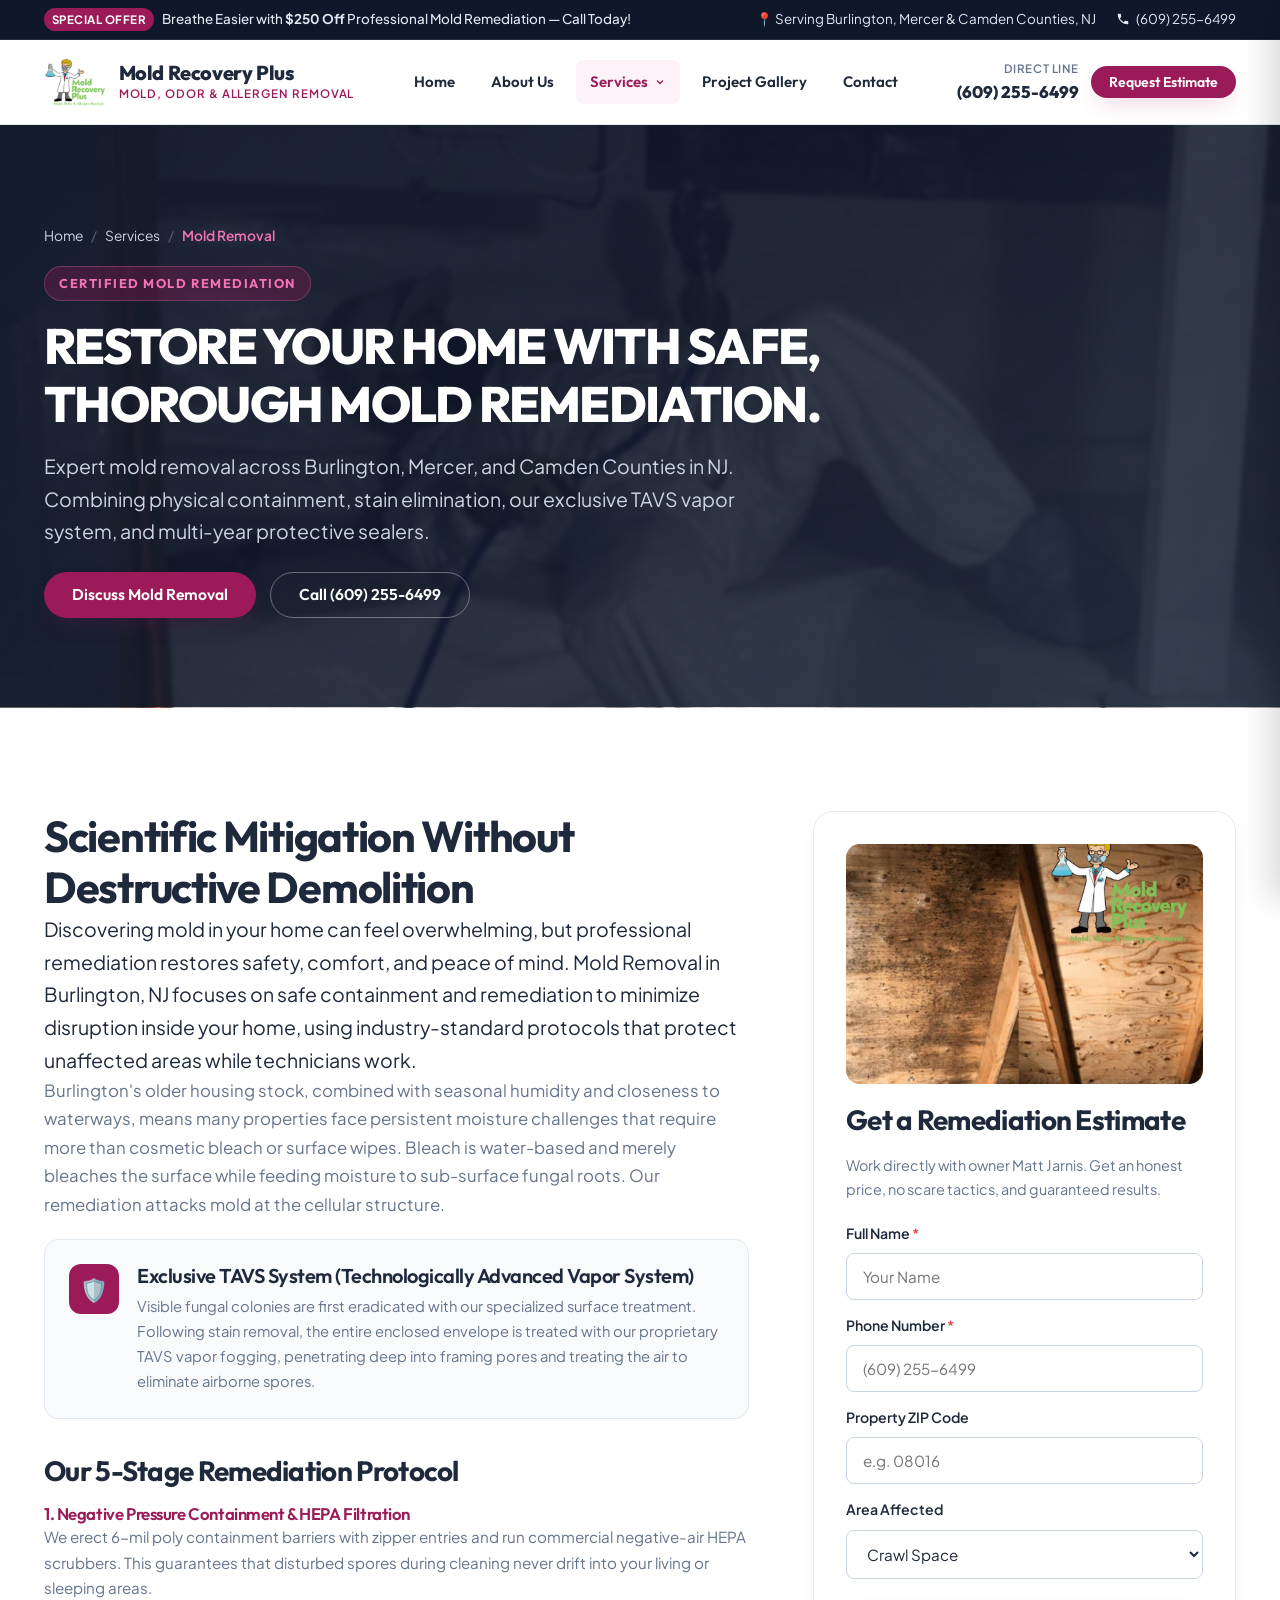
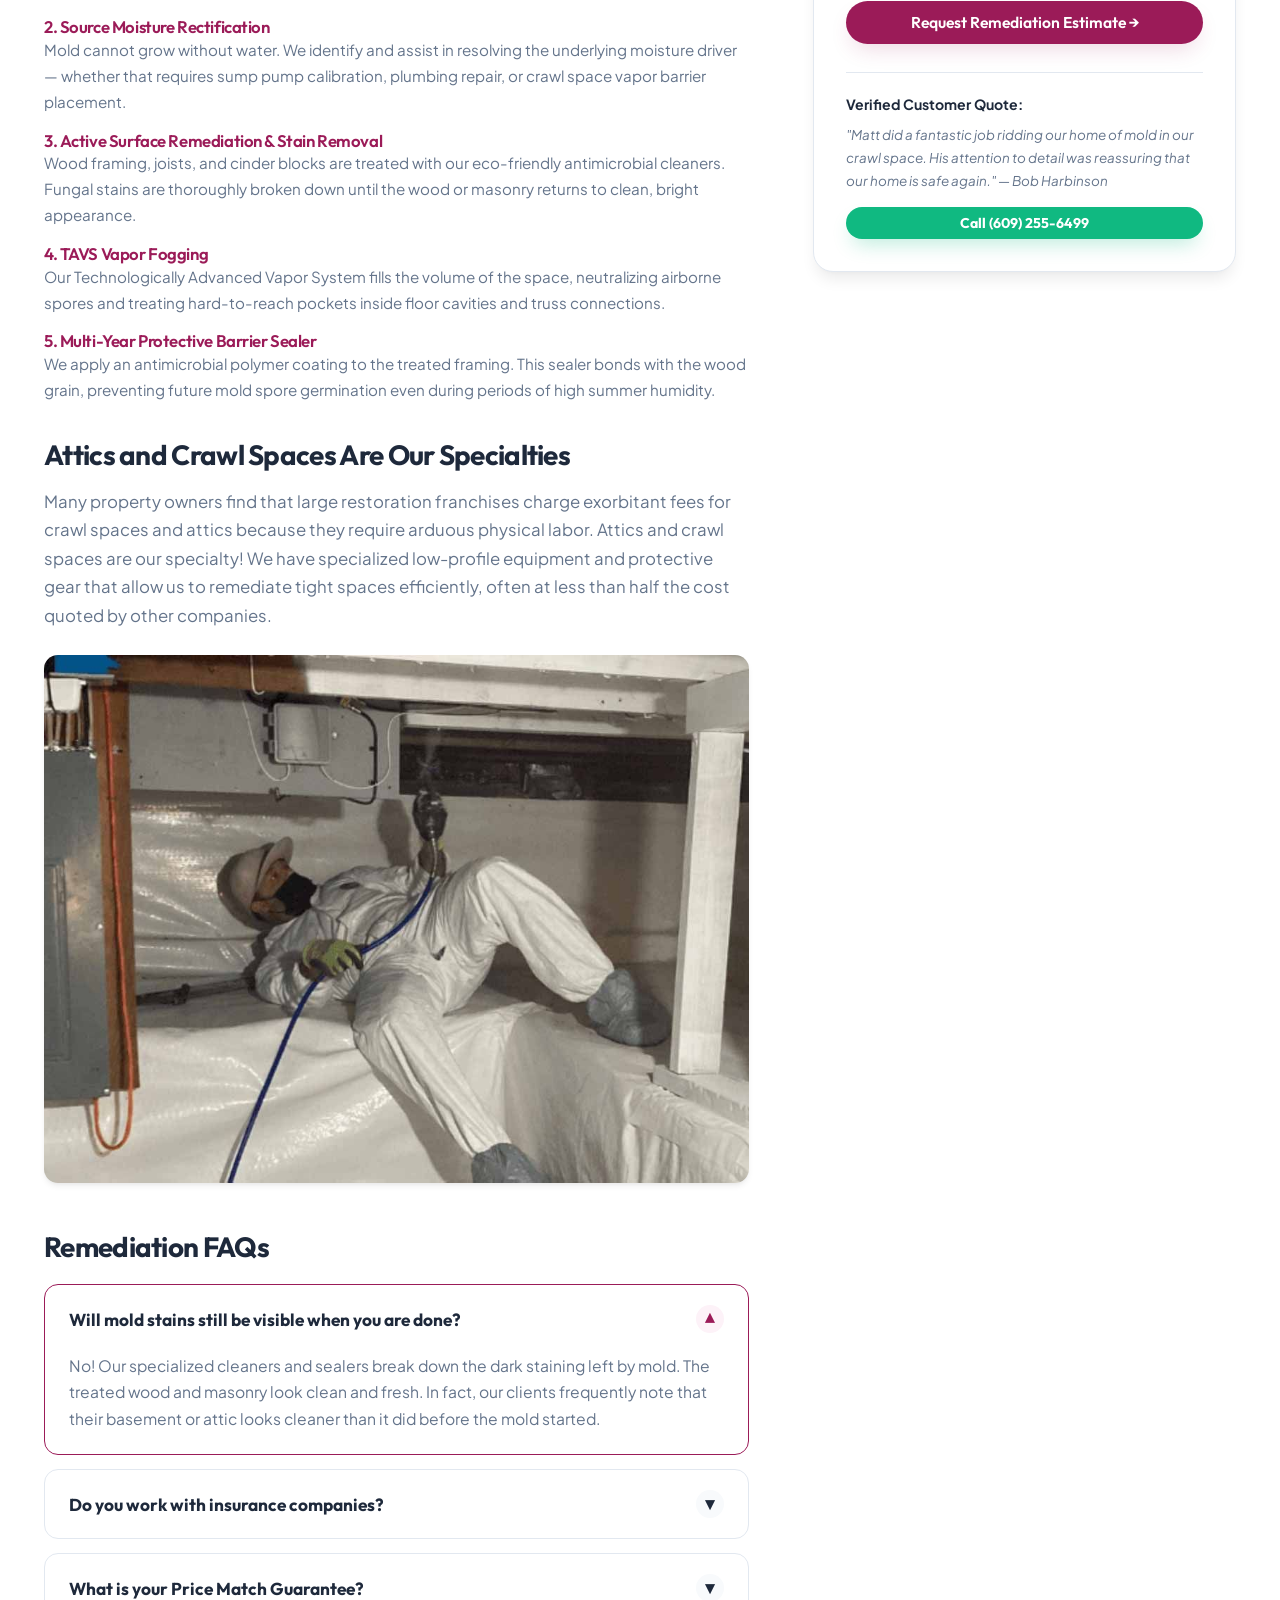
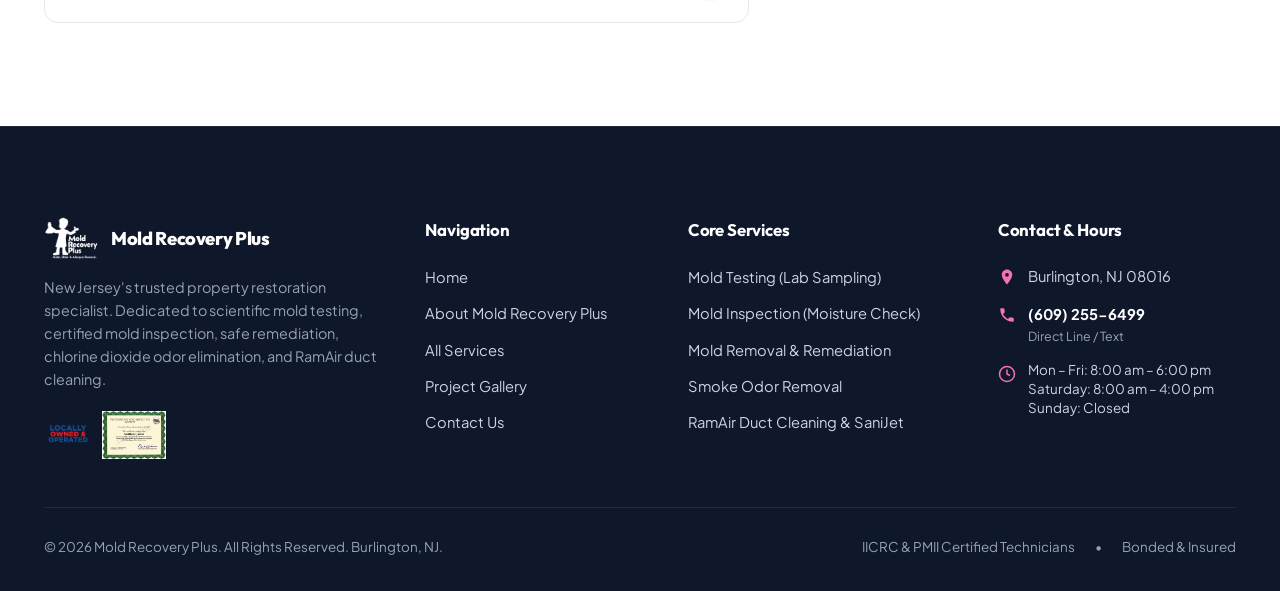
<file: services/mold-removal.html>
<!DOCTYPE html>
<html lang="en">
<head>
  <meta charset="UTF-8">
  <meta name="viewport" content="width=device-width, initial-scale=1.0">
  <title>Safe Mold Removal & Remediation NJ | TAVS Vapor & Sealer | Mold Recovery Plus</title>
  <meta name="description" content="Certified mold removal in Burlington & Mercer County, NJ. Containment, exclusive TAVS vapor system, antimicrobial sealers. Attic & crawlspace specialists. Call (609) 255-6499.">
  <link rel="stylesheet" href="../css/styles.css">
  <link rel="icon" type="image/png" href="../assets/images/logo.png">
</head>
<body>

  <!-- Top Announcement Bar -->
  <aside class="top-bar" aria-label="Announcement">
    <div class="container top-bar-inner">
      <div class="top-bar-promo">
        <span class="badge">SPECIAL OFFER</span>
        <span>Breathe Easier with <strong>$250 Off</strong> Professional Mold Remediation — Call Today!</span>
      </div>
      <div class="top-bar-contacts">
        <span>📍 Serving Burlington, Mercer &amp; Camden Counties, NJ</span>
        <a href="tel:6092556499">
          <svg width="14" height="14" viewBox="0 0 24 24" fill="currentColor"><path d="M6.62 10.79c1.44 2.83 3.76 5.14 6.59 6.59l2.2-2.2c.27-.27.67-.36 1.02-.24 1.12.37 2.33.57 3.57.57.55 0 1 .45 1 1V20c0 .55-.45 1-1 1-9.39 0-17-7.61-17-17 0-.55.45-1 1-1h3.5c.55 0 1 .45 1 1 0 1.25.2 2.45.57 3.57.11.35.03.74-.25 1.02l-2.2 2.2z"/></svg>
          (609) 255-6499
        </a>
      </div>
    </div>
  </aside>

  <!-- Header -->
  <header class="main-header" role="banner">
    <div class="container header-inner">
      <a href="../index.html" class="logo-wrapper">
        <img src="../assets/images/logo.png" alt="Mold Recovery Plus Logo" class="logo-img" width="180" height="52">
        <div class="logo-text">
          <span class="logo-name">Mold Recovery Plus</span>
          <span class="logo-tagline">Mold, Odor &amp; Allergen Removal</span>
        </div>
      </a>

      <!-- Desktop Nav -->
      <nav class="nav-menu" aria-label="Main Navigation">
        <div class="nav-item"><a href="../index.html" class="nav-link">Home</a></div>
        <div class="nav-item"><a href="../about.html" class="nav-link">About Us</a></div>
        
        <div class="nav-item has-dropdown">
          <a href="../services.html" class="nav-link active" aria-haspopup="true" aria-expanded="true">
            Services
            <svg width="12" height="12" viewBox="0 0 24 24" fill="none" stroke="currentColor" stroke-width="2.5"><polyline points="6 9 12 15 18 9"/></svg>
          </a>
          <div class="nav-dropdown" role="menu">
            <a href="mold-testing.html" class="dropdown-link" role="menuitem">
              <div class="dropdown-icon">🧪</div>
              <div class="dropdown-text">
                <span class="dropdown-title">Mold Testing</span>
                <span class="dropdown-desc">Scientific air &amp; surface certified lab analysis</span>
              </div>
            </a>
            <a href="mold-inspection.html" class="dropdown-link" role="menuitem">
              <div class="dropdown-icon">🔍</div>
              <div class="dropdown-text">
                <span class="dropdown-title">Mold Inspection</span>
                <span class="dropdown-desc">Thermal imaging &amp; moisture mapping assessment</span>
              </div>
            </a>
            <a href="mold-removal.html" class="dropdown-link" role="menuitem">
              <div class="dropdown-icon">🛡️</div>
              <div class="dropdown-text">
                <span class="dropdown-title">Mold Removal</span>
                <span class="dropdown-desc">Containment, TAVS vapor treatment &amp; sealers</span>
              </div>
            </a>
            <a href="smoke-odor-removal.html" class="dropdown-link" role="menuitem">
              <div class="dropdown-icon">💨</div>
              <div class="dropdown-text">
                <span class="dropdown-title">Smoke Odor Removal</span>
                <span class="dropdown-desc">Deep-penetrating Chlorine Dioxide technology</span>
              </div>
            </a>
            <a href="air-duct-cleaning.html" class="dropdown-link" role="menuitem">
              <div class="dropdown-icon">🌀</div>
              <div class="dropdown-text">
                <span class="dropdown-title">Air Duct Cleaning</span>
                <span class="dropdown-desc">RamAir &amp; SaniJet 99.99% microbial sanitization</span>
              </div>
            </a>
            <div class="dropdown-footer">
              <a href="../services.html">View All Services Overview →</a>
            </div>
          </div>
        </div>

        <div class="nav-item"><a href="../gallery.html" class="nav-link">Project Gallery</a></div>
        <div class="nav-item"><a href="../contact.html" class="nav-link">Contact</a></div>
      </nav>

      <div class="header-actions">
        <div class="header-phone">
          <span class="header-phone-label">Direct Line</span>
          <a href="tel:6092556499" class="header-phone-number">(609) 255-6499</a>
        </div>
        <a href="../contact.html?service=mold-removal" class="btn btn-primary btn-sm">Request Estimate</a>
        <button class="mobile-toggle" aria-label="Open mobile navigation menu">
          <svg width="24" height="24" viewBox="0 0 24 24" fill="none" stroke="currentColor" stroke-width="2"><line x1="3" y1="12" x2="21" y2="12"/><line x1="3" y1="6" x2="21" y2="6"/><line x1="3" y1="18" x2="21" y2="18"/></svg>
        </button>
      </div>
    </div>
  </header>

  <!-- Mobile Drawer -->
  <div class="drawer-overlay"></div>
  <aside class="mobile-drawer" aria-label="Mobile Navigation Drawer">
    <div class="mobile-drawer-header">
      <div class="logo-wrapper">
        <img src="../assets/images/logo.png" alt="Mold Recovery Plus Logo" class="logo-img" style="height: 40px;">
        <span class="logo-name" style="font-size: 1.1rem;">Mold Recovery Plus</span>
      </div>
      <button class="mobile-drawer-close" aria-label="Close menu">&times;</button>
    </div>
    <nav class="mobile-nav-list">
      <a href="../index.html" class="mobile-nav-link">Home</a>
      <a href="../about.html" class="mobile-nav-link">About Us</a>
      <div class="has-mobile-submenu">
        <a href="../services.html" class="mobile-nav-link mobile-submenu-toggle">
          <span>Services</span>
          <span class="toggle-icon">▼</span>
        </a>
        <div class="mobile-submenu open">
          <a href="../services.html">All Services Overview</a>
          <a href="mold-testing.html">🧪 Mold Testing</a>
          <a href="mold-inspection.html">🔍 Mold Inspection</a>
          <a href="mold-removal.html" class="active">🛡️ Mold Removal</a>
          <a href="smoke-odor-removal.html">💨 Smoke Odor Removal</a>
          <a href="air-duct-cleaning.html">🌀 Air Duct Cleaning</a>
        </div>
      </div>
      <a href="../gallery.html" class="mobile-nav-link">Project Gallery</a>
      <a href="../contact.html" class="mobile-nav-link">Contact</a>
    </nav>
    <div class="mobile-drawer-cta">
      <a href="tel:6092556499" class="btn btn-phone">Call (609) 255-6499</a>
      <a href="../contact.html?service=mold-removal" class="btn btn-primary">Book Remediation Call</a>
    </div>
  </aside>

  <!-- Hero Section -->
  <section class="page-hero page-hero-removal">
    <div class="container">
      <div class="breadcrumbs">
        <a href="../index.html">Home</a>
        <span class="separator">/</span>
        <a href="../services.html">Services</a>
        <span class="separator">/</span>
        <span class="current">Mold Removal</span>
      </div>
      <span class="eyebrow" style="background: rgba(155, 27, 88, 0.3); color: #F472B6; border-color: rgba(244,114,182,0.3);">
        CERTIFIED MOLD REMEDIATION
      </span>
      <h1>RESTORE YOUR HOME WITH SAFE,<br>THOROUGH MOLD REMEDIATION.</h1>
      <p class="lead">
        Expert mold removal across Burlington, Mercer, and Camden Counties in NJ. Combining physical containment, stain elimination, our exclusive TAVS vapor system, and multi-year protective sealers.
      </p>
      <div style="margin-top: 24px; display: flex; gap: 14px; flex-wrap: wrap;">
        <a href="#removal-inquiry" class="btn btn-primary">Discuss Mold Removal</a>
        <a href="tel:6092556499" class="btn btn-outline-white">Call (609) 255-6499</a>
      </div>
    </div>
  </section>

  <!-- Service Detail Main Body -->
  <section class="section">
    <div class="container service-detail-grid">
      <div>
        <h2>Scientific Mitigation Without Destructive Demolition</h2>
        <p class="lead">
          Discovering mold in your home can feel overwhelming, but professional remediation restores safety, comfort, and peace of mind. Mold Removal in Burlington, NJ focuses on safe containment and remediation to minimize disruption inside your home, using industry-standard protocols that protect unaffected areas while technicians work.
        </p>

        <p>
          Burlington's older housing stock, combined with seasonal humidity and closeness to waterways, means many properties face persistent moisture challenges that require more than cosmetic bleach or surface wipes. Bleach is water-based and merely bleaches the surface while feeding moisture to sub-surface fungal roots. Our remediation attacks mold at the cellular structure.
        </p>

        <div class="service-equipment-card">
          <div class="service-equipment-icon">🛡️</div>
          <div>
            <h4 style="margin-bottom: 6px;">Exclusive TAVS System (Technologically Advanced Vapor System)</h4>
            <p style="font-size: 0.92rem; margin: 0;">
              Visible fungal colonies are first eradicated with our specialized surface treatment. Following stain removal, the entire enclosed envelope is treated with our proprietary TAVS vapor fogging, penetrating deep into framing pores and treating the air to eliminate airborne spores.
            </p>
          </div>
        </div>

        <h3 style="margin-top: 36px; margin-bottom: 16px;">Our 5-Stage Remediation Protocol</h3>
        <div style="display: flex; flex-direction: column; gap: 16px; margin-bottom: 28px;">
          <div>
            <h4 style="font-size: 1.05rem; color: var(--color-brand-primary);">1. Negative Pressure Containment &amp; HEPA Filtration</h4>
            <p style="font-size: 0.95rem;">
              We erect 6-mil poly containment barriers with zipper entries and run commercial negative-air HEPA scrubbers. This guarantees that disturbed spores during cleaning never drift into your living or sleeping areas.
            </p>
          </div>

          <div>
            <h4 style="font-size: 1.05rem; color: var(--color-brand-primary);">2. Source Moisture Rectification</h4>
            <p style="font-size: 0.95rem;">
              Mold cannot grow without water. We identify and assist in resolving the underlying moisture driver — whether that requires sump pump calibration, plumbing repair, or crawl space vapor barrier placement.
            </p>
          </div>

          <div>
            <h4 style="font-size: 1.05rem; color: var(--color-brand-primary);">3. Active Surface Remediation &amp; Stain Removal</h4>
            <p style="font-size: 0.95rem;">
              Wood framing, joists, and cinder blocks are treated with our eco-friendly antimicrobial cleaners. Fungal stains are thoroughly broken down until the wood or masonry returns to clean, bright appearance.
            </p>
          </div>

          <div>
            <h4 style="font-size: 1.05rem; color: var(--color-brand-primary);">4. TAVS Vapor Fogging</h4>
            <p style="font-size: 0.95rem;">
              Our Technologically Advanced Vapor System fills the volume of the space, neutralizing airborne spores and treating hard-to-reach pockets inside floor cavities and truss connections.
            </p>
          </div>

          <div>
            <h4 style="font-size: 1.05rem; color: var(--color-brand-primary);">5. Multi-Year Protective Barrier Sealer</h4>
            <p style="font-size: 0.95rem;">
              We apply an antimicrobial polymer coating to the treated framing. This sealer bonds with the wood grain, preventing future mold spore germination even during periods of high summer humidity.
            </p>
          </div>
        </div>

        <h3 style="margin-top: 36px; margin-bottom: 16px;">Attics and Crawl Spaces Are Our Specialties</h3>
        <p>
          Many property owners find that large restoration franchises charge exorbitant fees for crawl spaces and attics because they require arduous physical labor. Attics and crawl spaces are our specialty! We have specialized low-profile equipment and protective gear that allow us to remediate tight spaces efficiently, often at less than half the cost quoted by other companies.
        </p>

        <!-- Real work photo -->
        <div style="margin: 24px 0; border-radius: var(--radius-md); overflow: hidden; box-shadow: var(--shadow-md);">
          <img src="../assets/images/crawlspace-sealer-worker.jpg" alt="Applying mold sealer in crawlspace" style="width: 100%; height: auto;">
        </div>

        <!-- FAQs -->
        <h3 style="margin-top: 48px; margin-bottom: 20px;">Remediation FAQs</h3>
        <div class="faq-accordion" style="margin: 0;">
          <div class="faq-item active">
            <button class="faq-trigger">
              <span>Will mold stains still be visible when you are done?</span>
              <span class="faq-icon">▼</span>
            </button>
            <div class="faq-body">
              No! Our specialized cleaners and sealers break down the dark staining left by mold. The treated wood and masonry look clean and fresh. In fact, our clients frequently note that their basement or attic looks cleaner than it did before the mold started.
            </div>
          </div>

          <div class="faq-item">
            <button class="faq-trigger">
              <span>Do you work with insurance companies?</span>
              <span class="faq-icon">▼</span>
            </button>
            <div class="faq-body">
              Yes. We are certified for each of our services and regularly coordinate with property insurance carriers (State Farm, Travelers, Allstate, Liberty Mutual, Geico, Nationwide, etc.). We provide the photo documentation and moisture logs adjusters require.
            </div>
          </div>

          <div class="faq-item">
            <button class="faq-trigger">
              <span>What is your Price Match Guarantee?</span>
              <span class="faq-icon">▼</span>
            </button>
            <div class="faq-body">
              If you bring us an official written estimate from any licensed, certified New Jersey restoration competitor for the same scope of work, we guarantee that we will match or beat that price.
            </div>
          </div>
        </div>
      </div>

      <!-- Sidebar -->
      <aside class="service-sidebar-card">
        <img src="../assets/images/attic-mold-removal.jpg" alt="Certified Attic & Crawlspace Mold Remediation" style="border-radius: var(--radius-md); width: 100%; height: 240px; object-fit: cover; margin-bottom: 20px;">
        <h3 style="margin-bottom: 16px;">Get a Remediation Estimate</h3>
        <p style="font-size: 0.9rem; color: var(--color-text-muted); margin-bottom: 20px;">
          Work directly with owner Matt Jarnis. Get an honest price, no scare tactics, and guaranteed results.
        </p>

        <form class="service-inquiry-form" id="removal-inquiry" novalidate>
          <div style="display: flex; flex-direction: column; gap: 14px;">
            <div class="form-group">
              <label class="form-label" for="rem_name">Full Name <span class="req">*</span></label>
              <input type="text" id="rem_name" name="full_name" class="form-input" placeholder="Your Name" required>
            </div>
            <div class="form-group">
              <label class="form-label" for="rem_phone">Phone Number <span class="req">*</span></label>
              <input type="tel" id="rem_phone" name="phone" class="form-input" placeholder="(609) 255-6499" required>
            </div>
            <div class="form-group">
              <label class="form-label" for="rem_zip">Property ZIP Code</label>
              <input type="text" id="rem_zip" name="zip_code" class="form-input" placeholder="e.g. 08016">
            </div>
            <div class="form-group">
              <label class="form-label" for="rem_loc">Area Affected</label>
              <select id="rem_loc" name="affected_area" class="form-select">
                <option value="Crawl Space">Crawl Space</option>
                <option value="Attic Sheathing & Framing">Attic / Roof Framing</option>
                <option value="Basement Walls & Framing">Basement Walls / Sump</option>
                <option value="Bathroom / Plumbing Wall">Bathroom / Kitchen</option>
                <option value="Multiple Rooms">Multiple Areas</option>
              </select>
            </div>
            <input type="hidden" name="service" value="Mold Removal & Remediation">
            
            <button type="submit" class="btn btn-primary" style="width: 100%; margin-top: 8px;">
              Request Remediation Estimate →
            </button>
            <div class="form-status"></div>
          </div>
        </form>

        <div style="margin-top: 28px; padding-top: 20px; border-top: 1px solid var(--color-border-subtle);">
          <div style="font-size: 0.88rem; color: var(--color-text-main); font-weight: 700; margin-bottom: 8px;">
            Verified Customer Quote:
          </div>
          <p style="font-size: 0.84rem; font-style: italic; color: var(--color-text-muted); margin-bottom: 14px;">
            "Matt did a fantastic job ridding our home of mold in our crawl space. His attention to detail was reassuring that our home is safe again." — Bob Harbinson
          </p>
          <a href="tel:6092556499" class="btn btn-phone btn-sm" style="width: 100%;">Call (609) 255-6499</a>
        </div>
      </aside>
    </div>
  </section>

  <!-- Footer -->
  <footer class="site-footer" role="contentinfo">
    <div class="container">
      <div class="footer-grid">
        <div>
          <a href="../index.html" class="logo-wrapper" style="margin-bottom: 16px;">
            <img src="../assets/images/logo.png" alt="Mold Recovery Plus Logo" class="logo-img" style="filter: brightness(0) invert(1); height: 44px;">
            <span class="logo-name" style="color: #fff; font-size: 1.15rem;">Mold Recovery Plus</span>
          </a>
          <p style="font-size: 0.9rem; line-height: 1.6; color: #94A3B8; margin-bottom: 20px;">
            New Jersey's trusted property restoration specialist. Dedicated to scientific mold testing, certified mold inspection, safe remediation, chlorine dioxide odor elimination, and RamAir duct cleaning.
          </p>
          <div style="display: flex; gap: 10px; align-items: center;">
            <img src="../assets/images/locally-owned.png" alt="Locally Owned and Operated" style="height: 48px; width: auto;" loading="lazy">
            <img src="../assets/images/mold-cert.png" alt="Certified Mold Remediation Technician" style="height: 48px; width: auto;" loading="lazy">
          </div>
        </div>

        <div>
          <div class="footer-col-title">Navigation</div>
          <ul class="footer-links">
            <li><a href="../index.html">Home</a></li>
            <li><a href="../about.html">About Mold Recovery Plus</a></li>
            <li><a href="../services.html">All Services</a></li>
            <li><a href="../gallery.html">Project Gallery</a></li>
            <li><a href="../contact.html">Contact Us</a></li>
          </ul>
        </div>

        <div>
          <div class="footer-col-title">Core Services</div>
          <ul class="footer-links">
            <li><a href="mold-testing.html">Mold Testing (Lab Sampling)</a></li>
            <li><a href="mold-inspection.html">Mold Inspection (Moisture Check)</a></li>
            <li><a href="mold-removal.html">Mold Removal &amp; Remediation</a></li>
            <li><a href="smoke-odor-removal.html">Smoke Odor Removal</a></li>
            <li><a href="air-duct-cleaning.html">RamAir Duct Cleaning &amp; SaniJet</a></li>
          </ul>
        </div>

        <div>
          <div class="footer-col-title">Contact &amp; Hours</div>
          <div class="footer-contact-item">
            <svg width="18" height="18" viewBox="0 0 24 24" fill="currentColor"><path d="M12 2C8.13 2 5 5.13 5 9c0 5.25 7 13 7 13s7-7.75 7-13c0-3.87-3.13-7-7-7zm0 9.5a2.5 2.5 0 0 1 0-5 2.5 2.5 0 0 1 0 5z"/></svg>
            <div>Burlington, NJ 08016</div>
          </div>
          <div class="footer-contact-item">
            <svg width="18" height="18" viewBox="0 0 24 24" fill="currentColor"><path d="M6.62 10.79c1.44 2.83 3.76 5.14 6.59 6.59l2.2-2.2c.27-.27.67-.36 1.02-.24 1.12.37 2.33.57 3.57.57.55 0 1 .45 1 1V20c0 .55-.45 1-1 1-9.39 0-17-7.61-17-17 0-.55.45-1 1-1h3.5c.55 0 1 .45 1 1 0 1.25.2 2.45.57 3.57.11.35.03.74-.25 1.02l-2.2 2.2z"/></svg>
            <div>
              <a href="tel:6092556499" style="color: #fff; font-weight: 700;">(609) 255-6499</a>
              <div style="font-size: 0.78rem; color: #94A3B8;">Direct Line / Text</div>
            </div>
          </div>
          <div class="footer-contact-item">
            <svg width="18" height="18" viewBox="0 0 24 24" fill="none" stroke="currentColor" stroke-width="2"><circle cx="12" cy="12" r="10"/><polyline points="12 6 12 12 16 14"/></svg>
            <div style="font-size: 0.84rem; line-height: 1.4;">
              Mon – Fri: 8:00 am – 6:00 pm<br>
              Saturday: 8:00 am – 4:00 pm<br>
              Sunday: Closed
            </div>
          </div>
        </div>
      </div>

      <div class="footer-bottom">
        <div>
          &copy; <span class="current-year">2026</span> Mold Recovery Plus. All Rights Reserved. Burlington, NJ.
        </div>
        <div class="footer-legal-links">
          <span>IICRC &amp; PMII Certified Technicians</span>
          <span>•</span>
          <span>Bonded &amp; Insured</span>
        </div>
      </div>
    </div>
  </footer>

  <a href="tel:6092556499" class="floating-mobile-call" aria-label="Direct Call to Mold Recovery Plus">
    <svg width="18" height="18" viewBox="0 0 24 24" fill="currentColor"><path d="M6.62 10.79c1.44 2.83 3.76 5.14 6.59 6.59l2.2-2.2c.27-.27.67-.36 1.02-.24 1.12.37 2.33.57 3.57.57.55 0 1 .45 1 1V20c0 .55-.45 1-1 1-9.39 0-17-7.61-17-17 0-.55.45-1 1-1h3.5c.55 0 1 .45 1 1 0 1.25.2 2.45.57 3.57.11.35.03.74-.25 1.02l-2.2 2.2z"/></svg>
    Call (609) 255-6499
  </a>

  <script src="../js/main.js"></script>
</body>
</html>
</file>
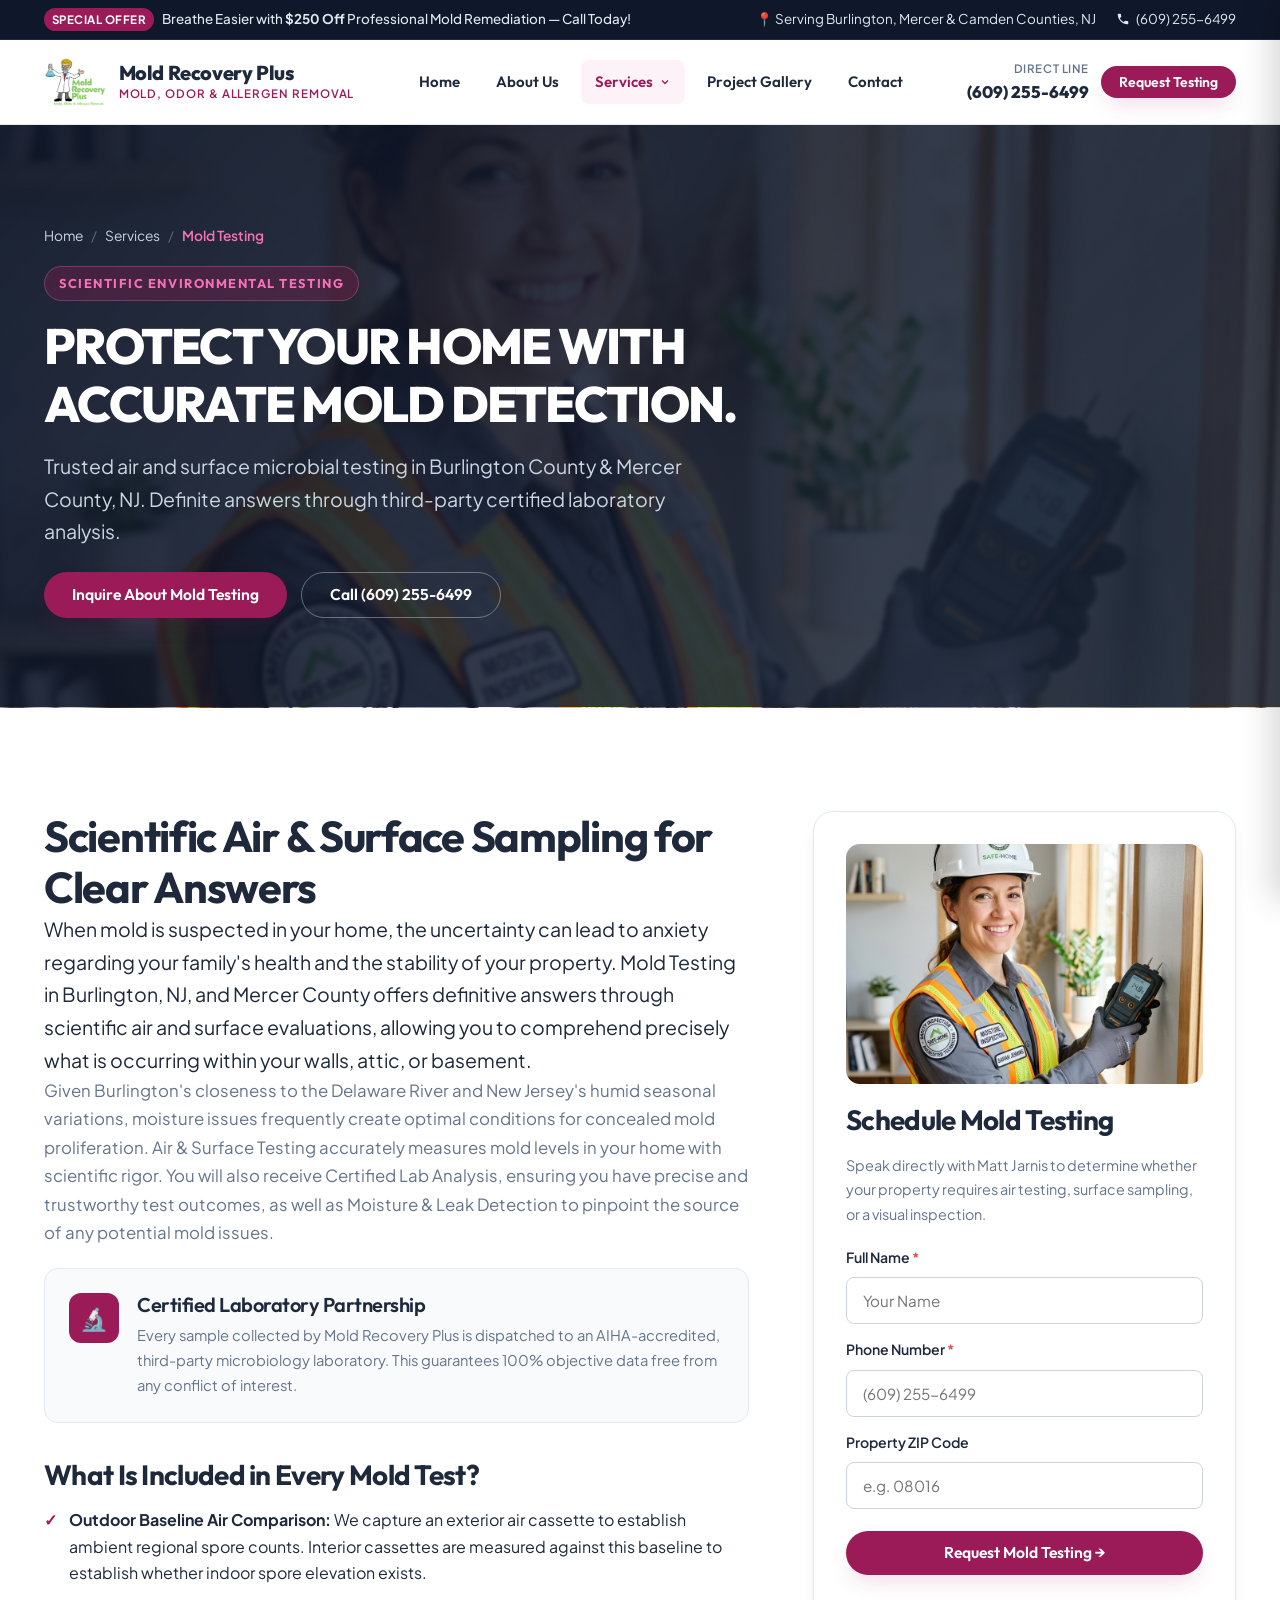
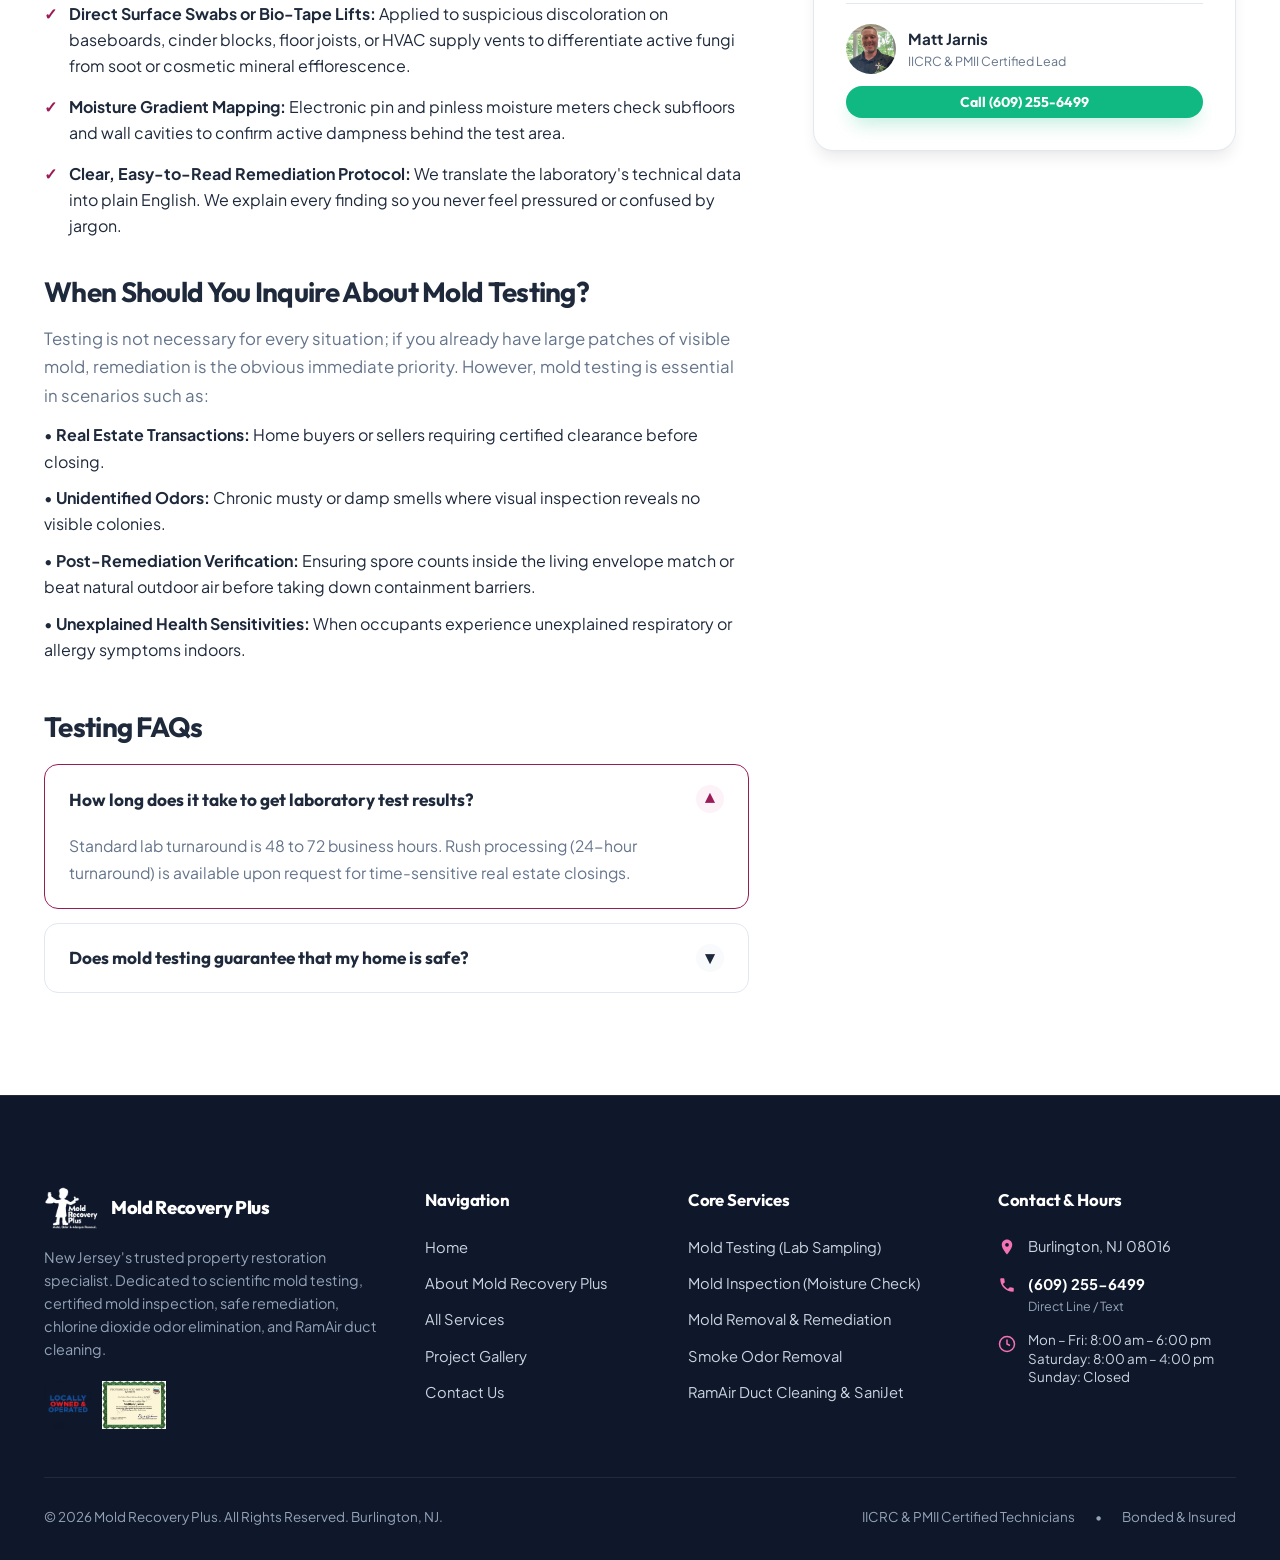
<file: services/mold-testing.html>
<!DOCTYPE html>
<html lang="en">
<head>
  <meta charset="UTF-8">
  <meta name="viewport" content="width=device-width, initial-scale=1.0">
  <title>Professional Mold Testing in NJ | Certified Lab Analysis | Mold Recovery Plus</title>
  <meta name="description" content="Accurate, independent mold testing in Burlington & Mercer County, NJ. Certified air sampling, surface swab testing, and moisture analysis. Call (609) 255-6499.">
  <link rel="stylesheet" href="../css/styles.css">
  <link rel="icon" type="image/png" href="../assets/images/logo.png">
</head>
<body>

  <!-- Top Announcement Bar -->
  <aside class="top-bar" aria-label="Announcement">
    <div class="container top-bar-inner">
      <div class="top-bar-promo">
        <span class="badge">SPECIAL OFFER</span>
        <span>Breathe Easier with <strong>$250 Off</strong> Professional Mold Remediation — Call Today!</span>
      </div>
      <div class="top-bar-contacts">
        <span>📍 Serving Burlington, Mercer &amp; Camden Counties, NJ</span>
        <a href="tel:6092556499">
          <svg width="14" height="14" viewBox="0 0 24 24" fill="currentColor"><path d="M6.62 10.79c1.44 2.83 3.76 5.14 6.59 6.59l2.2-2.2c.27-.27.67-.36 1.02-.24 1.12.37 2.33.57 3.57.57.55 0 1 .45 1 1V20c0 .55-.45 1-1 1-9.39 0-17-7.61-17-17 0-.55.45-1 1-1h3.5c.55 0 1 .45 1 1 0 1.25.2 2.45.57 3.57.11.35.03.74-.25 1.02l-2.2 2.2z"/></svg>
          (609) 255-6499
        </a>
      </div>
    </div>
  </aside>

  <!-- Header -->
  <header class="main-header" role="banner">
    <div class="container header-inner">
      <a href="../index.html" class="logo-wrapper">
        <img src="../assets/images/logo.png" alt="Mold Recovery Plus Logo" class="logo-img" width="180" height="52">
        <div class="logo-text">
          <span class="logo-name">Mold Recovery Plus</span>
          <span class="logo-tagline">Mold, Odor &amp; Allergen Removal</span>
        </div>
      </a>

      <!-- Desktop Nav -->
      <nav class="nav-menu" aria-label="Main Navigation">
        <div class="nav-item"><a href="../index.html" class="nav-link">Home</a></div>
        <div class="nav-item"><a href="../about.html" class="nav-link">About Us</a></div>
        
        <div class="nav-item has-dropdown">
          <a href="../services.html" class="nav-link active" aria-haspopup="true" aria-expanded="true">
            Services
            <svg width="12" height="12" viewBox="0 0 24 24" fill="none" stroke="currentColor" stroke-width="2.5"><polyline points="6 9 12 15 18 9"/></svg>
          </a>
          <div class="nav-dropdown" role="menu">
            <a href="mold-testing.html" class="dropdown-link" role="menuitem">
              <div class="dropdown-icon">🧪</div>
              <div class="dropdown-text">
                <span class="dropdown-title">Mold Testing</span>
                <span class="dropdown-desc">Scientific air &amp; surface certified lab analysis</span>
              </div>
            </a>
            <a href="mold-inspection.html" class="dropdown-link" role="menuitem">
              <div class="dropdown-icon">🔍</div>
              <div class="dropdown-text">
                <span class="dropdown-title">Mold Inspection</span>
                <span class="dropdown-desc">Thermal imaging &amp; moisture mapping assessment</span>
              </div>
            </a>
            <a href="mold-removal.html" class="dropdown-link" role="menuitem">
              <div class="dropdown-icon">🛡️</div>
              <div class="dropdown-text">
                <span class="dropdown-title">Mold Removal</span>
                <span class="dropdown-desc">Containment, TAVS vapor treatment &amp; sealers</span>
              </div>
            </a>
            <a href="smoke-odor-removal.html" class="dropdown-link" role="menuitem">
              <div class="dropdown-icon">💨</div>
              <div class="dropdown-text">
                <span class="dropdown-title">Smoke Odor Removal</span>
                <span class="dropdown-desc">Deep-penetrating Chlorine Dioxide technology</span>
              </div>
            </a>
            <a href="air-duct-cleaning.html" class="dropdown-link" role="menuitem">
              <div class="dropdown-icon">🌀</div>
              <div class="dropdown-text">
                <span class="dropdown-title">Air Duct Cleaning</span>
                <span class="dropdown-desc">RamAir &amp; SaniJet 99.99% microbial sanitization</span>
              </div>
            </a>
            <div class="dropdown-footer">
              <a href="../services.html">View All Services Overview →</a>
            </div>
          </div>
        </div>

        <div class="nav-item"><a href="../gallery.html" class="nav-link">Project Gallery</a></div>
        <div class="nav-item"><a href="../contact.html" class="nav-link">Contact</a></div>
      </nav>

      <div class="header-actions">
        <div class="header-phone">
          <span class="header-phone-label">Direct Line</span>
          <a href="tel:6092556499" class="header-phone-number">(609) 255-6499</a>
        </div>
        <a href="../contact.html?service=mold-testing" class="btn btn-primary btn-sm">Request Testing</a>
        <button class="mobile-toggle" aria-label="Open mobile navigation menu">
          <svg width="24" height="24" viewBox="0 0 24 24" fill="none" stroke="currentColor" stroke-width="2"><line x1="3" y1="12" x2="21" y2="12"/><line x1="3" y1="6" x2="21" y2="6"/><line x1="3" y1="18" x2="21" y2="18"/></svg>
        </button>
      </div>
    </div>
  </header>

  <!-- Mobile Drawer -->
  <div class="drawer-overlay"></div>
  <aside class="mobile-drawer" aria-label="Mobile Navigation Drawer">
    <div class="mobile-drawer-header">
      <div class="logo-wrapper">
        <img src="../assets/images/logo.png" alt="Mold Recovery Plus Logo" class="logo-img" style="height: 40px;">
        <span class="logo-name" style="font-size: 1.1rem;">Mold Recovery Plus</span>
      </div>
      <button class="mobile-drawer-close" aria-label="Close menu">&times;</button>
    </div>
    <nav class="mobile-nav-list">
      <a href="../index.html" class="mobile-nav-link">Home</a>
      <a href="../about.html" class="mobile-nav-link">About Us</a>
      <div class="has-mobile-submenu">
        <a href="../services.html" class="mobile-nav-link mobile-submenu-toggle">
          <span>Services</span>
          <span class="toggle-icon">▼</span>
        </a>
        <div class="mobile-submenu open">
          <a href="../services.html">All Services Overview</a>
          <a href="mold-testing.html" class="active">🧪 Mold Testing</a>
          <a href="mold-inspection.html">🔍 Mold Inspection</a>
          <a href="mold-removal.html">🛡️ Mold Removal</a>
          <a href="smoke-odor-removal.html">💨 Smoke Odor Removal</a>
          <a href="air-duct-cleaning.html">🌀 Air Duct Cleaning</a>
        </div>
      </div>
      <a href="../gallery.html" class="mobile-nav-link">Project Gallery</a>
      <a href="../contact.html" class="mobile-nav-link">Contact</a>
    </nav>
    <div class="mobile-drawer-cta">
      <a href="tel:6092556499" class="btn btn-phone">Call (609) 255-6499</a>
      <a href="../contact.html?service=mold-testing" class="btn btn-primary">Book Testing Call</a>
    </div>
  </aside>

  <!-- Hero Section -->
  <section class="page-hero page-hero-testing">
    <div class="container">
      <div class="breadcrumbs">
        <a href="../index.html">Home</a>
        <span class="separator">/</span>
        <a href="../services.html">Services</a>
        <span class="separator">/</span>
        <span class="current">Mold Testing</span>
      </div>
      <span class="eyebrow" style="background: rgba(155, 27, 88, 0.3); color: #F472B6; border-color: rgba(244,114,182,0.3);">
        SCIENTIFIC ENVIRONMENTAL TESTING
      </span>
      <h1>PROTECT YOUR HOME WITH<br>ACCURATE MOLD DETECTION.</h1>
      <p class="lead">
        Trusted air and surface microbial testing in Burlington County &amp; Mercer County, NJ. Definite answers through third-party certified laboratory analysis.
      </p>
      <div style="margin-top: 24px; display: flex; gap: 14px; flex-wrap: wrap;">
        <a href="#testing-inquiry" class="btn btn-primary">Inquire About Mold Testing</a>
        <a href="tel:6092556499" class="btn btn-outline-white">Call (609) 255-6499</a>
      </div>
    </div>
  </section>

  <!-- Service Detail Main Body -->
  <section class="section">
    <div class="container service-detail-grid">
      <div>
        <h2>Scientific Air &amp; Surface Sampling for Clear Answers</h2>
        <p class="lead">
          When mold is suspected in your home, the uncertainty can lead to anxiety regarding your family's health and the stability of your property. Mold Testing in Burlington, NJ, and Mercer County offers definitive answers through scientific air and surface evaluations, allowing you to comprehend precisely what is occurring within your walls, attic, or basement.
        </p>

        <p>
          Given Burlington's closeness to the Delaware River and New Jersey's humid seasonal variations, moisture issues frequently create optimal conditions for concealed mold proliferation. Air &amp; Surface Testing accurately measures mold levels in your home with scientific rigor. You will also receive Certified Lab Analysis, ensuring you have precise and trustworthy test outcomes, as well as Moisture &amp; Leak Detection to pinpoint the source of any potential mold issues.
        </p>

        <div class="service-equipment-card">
          <div class="service-equipment-icon">🔬</div>
          <div>
            <h4 style="margin-bottom: 6px;">Certified Laboratory Partnership</h4>
            <p style="font-size: 0.92rem; margin: 0;">
              Every sample collected by Mold Recovery Plus is dispatched to an AIHA-accredited, third-party microbiology laboratory. This guarantees 100% objective data free from any conflict of interest.
            </p>
          </div>
        </div>

        <h3 style="margin-top: 36px; margin-bottom: 16px;">What Is Included in Every Mold Test?</h3>
        <ul style="display: flex; flex-direction: column; gap: 14px; margin-bottom: 28px;">
          <li style="display: flex; gap: 12px; align-items: flex-start;">
            <span style="color: var(--color-brand-primary); font-weight: 800;">✓</span>
            <div><strong>Outdoor Baseline Air Comparison:</strong> We capture an exterior air cassette to establish ambient regional spore counts. Interior cassettes are measured against this baseline to establish whether indoor spore elevation exists.</div>
          </li>
          <li style="display: flex; gap: 12px; align-items: flex-start;">
            <span style="color: var(--color-brand-primary); font-weight: 800;">✓</span>
            <div><strong>Direct Surface Swabs or Bio-Tape Lifts:</strong> Applied to suspicious discoloration on baseboards, cinder blocks, floor joists, or HVAC supply vents to differentiate active fungi from soot or cosmetic mineral efflorescence.</div>
          </li>
          <li style="display: flex; gap: 12px; align-items: flex-start;">
            <span style="color: var(--color-brand-primary); font-weight: 800;">✓</span>
            <div><strong>Moisture Gradient Mapping:</strong> Electronic pin and pinless moisture meters check subfloors and wall cavities to confirm active dampness behind the test area.</div>
          </li>
          <li style="display: flex; gap: 12px; align-items: flex-start;">
            <span style="color: var(--color-brand-primary); font-weight: 800;">✓</span>
            <div><strong>Clear, Easy-to-Read Remediation Protocol:</strong> We translate the laboratory's technical data into plain English. We explain every finding so you never feel pressured or confused by jargon.</div>
          </li>
        </ul>

        <h3 style="margin-top: 36px; margin-bottom: 16px;">When Should You Inquire About Mold Testing?</h3>
        <p>
          Testing is not necessary for every situation; if you already have large patches of visible mold, remediation is the obvious immediate priority. However, mold testing is essential in scenarios such as:
        </p>
        <ul style="display: flex; flex-direction: column; gap: 10px; margin-top: 12px;">
          <li>• <strong>Real Estate Transactions:</strong> Home buyers or sellers requiring certified clearance before closing.</li>
          <li>• <strong>Unidentified Odors:</strong> Chronic musty or damp smells where visual inspection reveals no visible colonies.</li>
          <li>• <strong>Post-Remediation Verification:</strong> Ensuring spore counts inside the living envelope match or beat natural outdoor air before taking down containment barriers.</li>
          <li>• <strong>Unexplained Health Sensitivities:</strong> When occupants experience unexplained respiratory or allergy symptoms indoors.</li>
        </ul>

        <!-- FAQ specific to Mold Testing -->
        <h3 style="margin-top: 48px; margin-bottom: 20px;">Testing FAQs</h3>
        <div class="faq-accordion" style="margin: 0;">
          <div class="faq-item active">
            <button class="faq-trigger">
              <span>How long does it take to get laboratory test results?</span>
              <span class="faq-icon">▼</span>
            </button>
            <div class="faq-body">
              Standard lab turnaround is 48 to 72 business hours. Rush processing (24-hour turnaround) is available upon request for time-sensitive real estate closings.
            </div>
          </div>

          <div class="faq-item">
            <button class="faq-trigger">
              <span>Does mold testing guarantee that my home is safe?</span>
              <span class="faq-icon">▼</span>
            </button>
            <div class="faq-body">
              Mold testing provides a scientifically precise snapshot of spore counts and mold genus types in the specific air volumes and surfaces sampled. Testing alone does not eliminate moisture or remediate spores; it gives you the verified roadmap to solve the problem.
            </div>
          </div>
        </div>
      </div>

      <!-- Sidebar -->
      <aside class="service-sidebar-card">
        <img src="../assets/images/technician-inspecting.jpg" alt="Certified Air & Surface Mold Testing in New Jersey" style="border-radius: var(--radius-md); width: 100%; height: 240px; object-fit: cover; margin-bottom: 20px;">
        <h3 style="margin-bottom: 16px;">Schedule Mold Testing</h3>
        <p style="font-size: 0.9rem; color: var(--color-text-muted); margin-bottom: 20px;">
          Speak directly with Matt Jarnis to determine whether your property requires air testing, surface sampling, or a visual inspection.
        </p>

        <form class="service-inquiry-form" id="testing-inquiry" novalidate>
          <div style="display: flex; flex-direction: column; gap: 14px;">
            <div class="form-group">
              <label class="form-label" for="test_name">Full Name <span class="req">*</span></label>
              <input type="text" id="test_name" name="full_name" class="form-input" placeholder="Your Name" required>
            </div>
            <div class="form-group">
              <label class="form-label" for="test_phone">Phone Number <span class="req">*</span></label>
              <input type="tel" id="test_phone" name="phone" class="form-input" placeholder="(609) 255-6499" required>
            </div>
            <div class="form-group">
              <label class="form-label" for="test_zip">Property ZIP Code</label>
              <input type="text" id="test_zip" name="zip_code" class="form-input" placeholder="e.g. 08016">
            </div>
            <input type="hidden" name="service" value="Mold Testing (Air & Surface)">
            
            <button type="submit" class="btn btn-primary" style="width: 100%; margin-top: 8px;">
              Request Mold Testing →
            </button>
            <div class="form-status"></div>
          </div>
        </form>

        <div style="margin-top: 28px; padding-top: 20px; border-top: 1px solid var(--color-border-subtle);">
          <div style="display: flex; align-items: center; gap: 12px; margin-bottom: 12px;">
            <img src="../assets/images/matt-jarnis.jpg" alt="Matt Jarnis" style="width: 50px; height: 50px; border-radius: 50%; object-fit: cover;">
            <div>
              <div style="font-weight: 700; font-size: 0.95rem;">Matt Jarnis</div>
              <div style="font-size: 0.78rem; color: var(--color-text-muted);">IICRC &amp; PMII Certified Lead</div>
            </div>
          </div>
          <a href="tel:6092556499" class="btn btn-phone btn-sm" style="width: 100%;">Call (609) 255-6499</a>
        </div>
      </aside>
    </div>
  </section>

  <!-- Footer -->
  <footer class="site-footer" role="contentinfo">
    <div class="container">
      <div class="footer-grid">
        <div>
          <a href="../index.html" class="logo-wrapper" style="margin-bottom: 16px;">
            <img src="../assets/images/logo.png" alt="Mold Recovery Plus Logo" class="logo-img" style="filter: brightness(0) invert(1); height: 44px;">
            <span class="logo-name" style="color: #fff; font-size: 1.15rem;">Mold Recovery Plus</span>
          </a>
          <p style="font-size: 0.9rem; line-height: 1.6; color: #94A3B8; margin-bottom: 20px;">
            New Jersey's trusted property restoration specialist. Dedicated to scientific mold testing, certified mold inspection, safe remediation, chlorine dioxide odor elimination, and RamAir duct cleaning.
          </p>
          <div style="display: flex; gap: 10px; align-items: center;">
            <img src="../assets/images/locally-owned.png" alt="Locally Owned and Operated" style="height: 48px; width: auto;" loading="lazy">
            <img src="../assets/images/mold-cert.png" alt="Certified Mold Remediation Technician" style="height: 48px; width: auto;" loading="lazy">
          </div>
        </div>

        <div>
          <div class="footer-col-title">Navigation</div>
          <ul class="footer-links">
            <li><a href="../index.html">Home</a></li>
            <li><a href="../about.html">About Mold Recovery Plus</a></li>
            <li><a href="../services.html">All Services</a></li>
            <li><a href="../gallery.html">Project Gallery</a></li>
            <li><a href="../contact.html">Contact Us</a></li>
          </ul>
        </div>

        <div>
          <div class="footer-col-title">Core Services</div>
          <ul class="footer-links">
            <li><a href="mold-testing.html">Mold Testing (Lab Sampling)</a></li>
            <li><a href="mold-inspection.html">Mold Inspection (Moisture Check)</a></li>
            <li><a href="mold-removal.html">Mold Removal &amp; Remediation</a></li>
            <li><a href="smoke-odor-removal.html">Smoke Odor Removal</a></li>
            <li><a href="air-duct-cleaning.html">RamAir Duct Cleaning &amp; SaniJet</a></li>
          </ul>
        </div>

        <div>
          <div class="footer-col-title">Contact &amp; Hours</div>
          <div class="footer-contact-item">
            <svg width="18" height="18" viewBox="0 0 24 24" fill="currentColor"><path d="M12 2C8.13 2 5 5.13 5 9c0 5.25 7 13 7 13s7-7.75 7-13c0-3.87-3.13-7-7-7zm0 9.5a2.5 2.5 0 0 1 0-5 2.5 2.5 0 0 1 0 5z"/></svg>
            <div>Burlington, NJ 08016</div>
          </div>
          <div class="footer-contact-item">
            <svg width="18" height="18" viewBox="0 0 24 24" fill="currentColor"><path d="M6.62 10.79c1.44 2.83 3.76 5.14 6.59 6.59l2.2-2.2c.27-.27.67-.36 1.02-.24 1.12.37 2.33.57 3.57.57.55 0 1 .45 1 1V20c0 .55-.45 1-1 1-9.39 0-17-7.61-17-17 0-.55.45-1 1-1h3.5c.55 0 1 .45 1 1 0 1.25.2 2.45.57 3.57.11.35.03.74-.25 1.02l-2.2 2.2z"/></svg>
            <div>
              <a href="tel:6092556499" style="color: #fff; font-weight: 700;">(609) 255-6499</a>
              <div style="font-size: 0.78rem; color: #94A3B8;">Direct Line / Text</div>
            </div>
          </div>
          <div class="footer-contact-item">
            <svg width="18" height="18" viewBox="0 0 24 24" fill="none" stroke="currentColor" stroke-width="2"><circle cx="12" cy="12" r="10"/><polyline points="12 6 12 12 16 14"/></svg>
            <div style="font-size: 0.84rem; line-height: 1.4;">
              Mon – Fri: 8:00 am – 6:00 pm<br>
              Saturday: 8:00 am – 4:00 pm<br>
              Sunday: Closed
            </div>
          </div>
        </div>
      </div>

      <div class="footer-bottom">
        <div>
          &copy; <span class="current-year">2026</span> Mold Recovery Plus. All Rights Reserved. Burlington, NJ.
        </div>
        <div class="footer-legal-links">
          <span>IICRC &amp; PMII Certified Technicians</span>
          <span>•</span>
          <span>Bonded &amp; Insured</span>
        </div>
      </div>
    </div>
  </footer>

  <a href="tel:6092556499" class="floating-mobile-call" aria-label="Direct Call to Mold Recovery Plus">
    <svg width="18" height="18" viewBox="0 0 24 24" fill="currentColor"><path d="M6.62 10.79c1.44 2.83 3.76 5.14 6.59 6.59l2.2-2.2c.27-.27.67-.36 1.02-.24 1.12.37 2.33.57 3.57.57.55 0 1 .45 1 1V20c0 .55-.45 1-1 1-9.39 0-17-7.61-17-17 0-.55.45-1 1-1h3.5c.55 0 1 .45 1 1 0 1.25.2 2.45.57 3.57.11.35.03.74-.25 1.02l-2.2 2.2z"/></svg>
    Call (609) 255-6499
  </a>

  <script src="../js/main.js"></script>
</body>
</html>
</file>
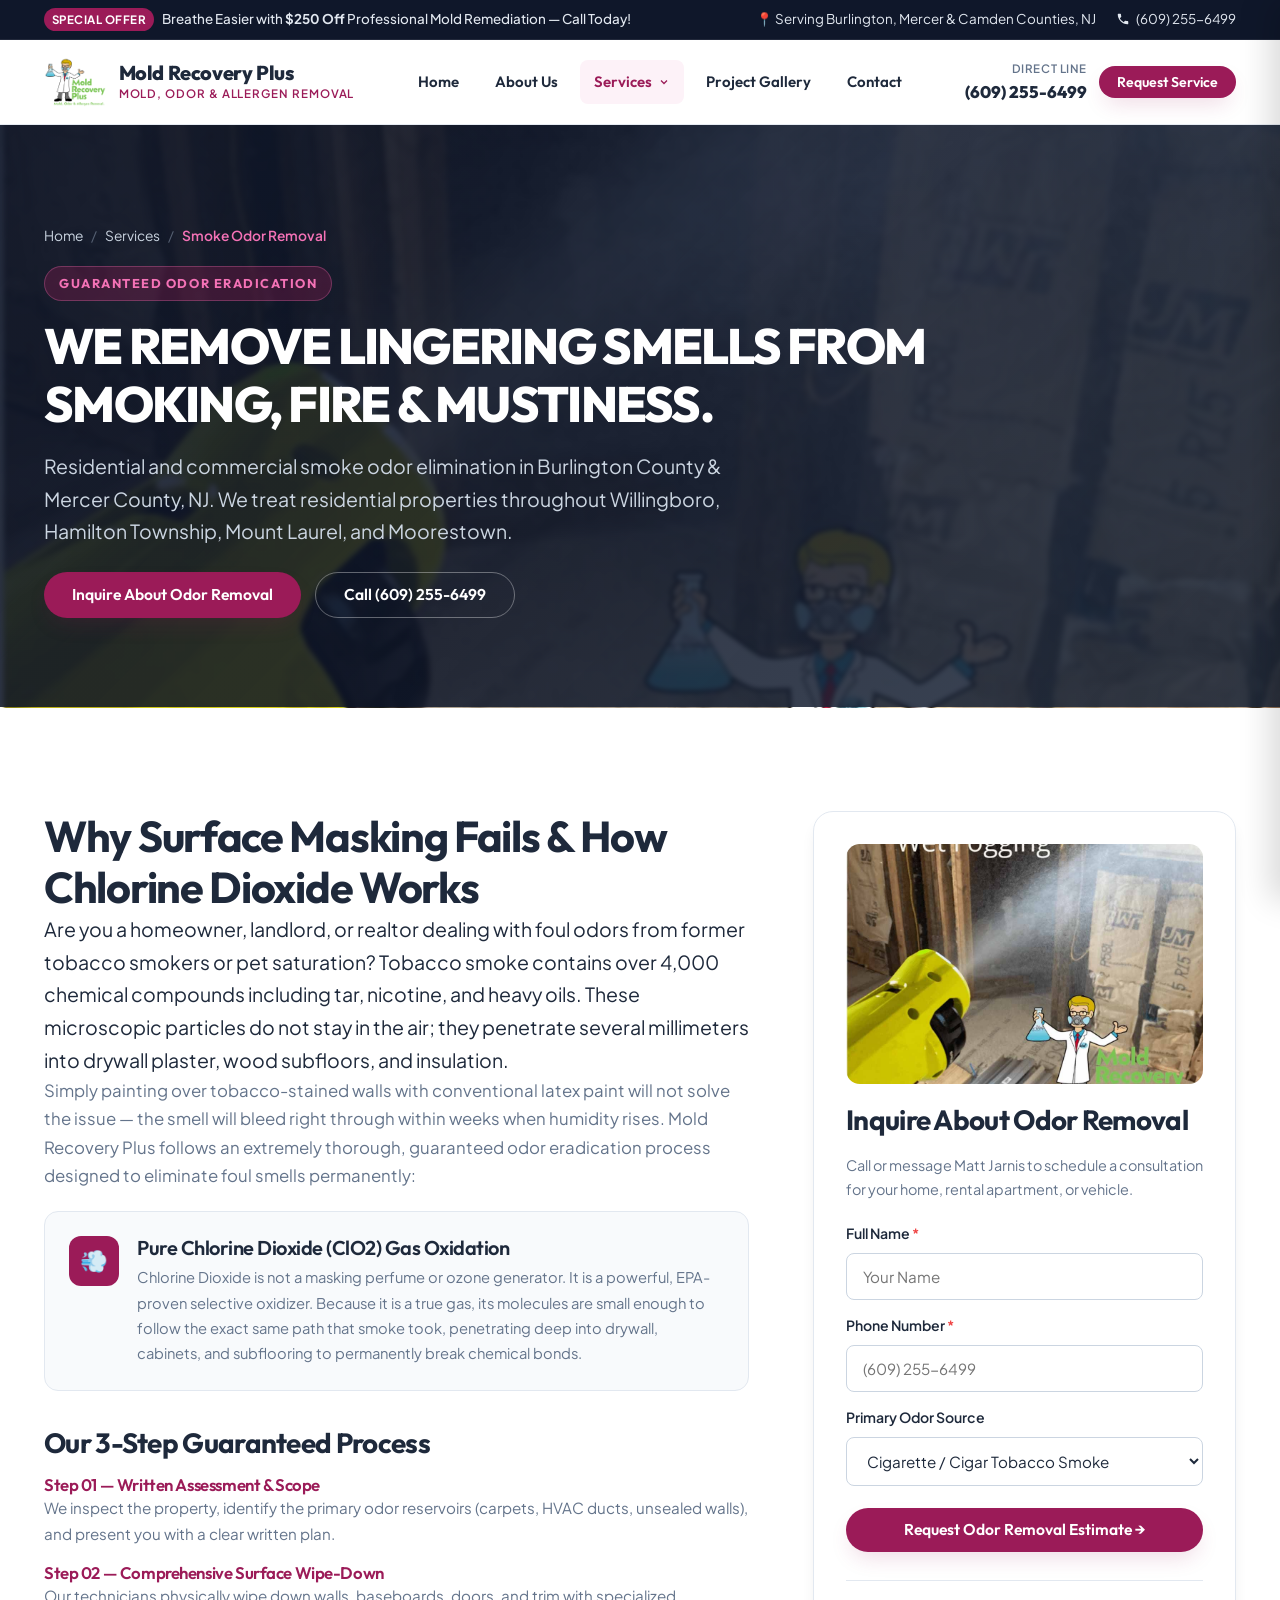
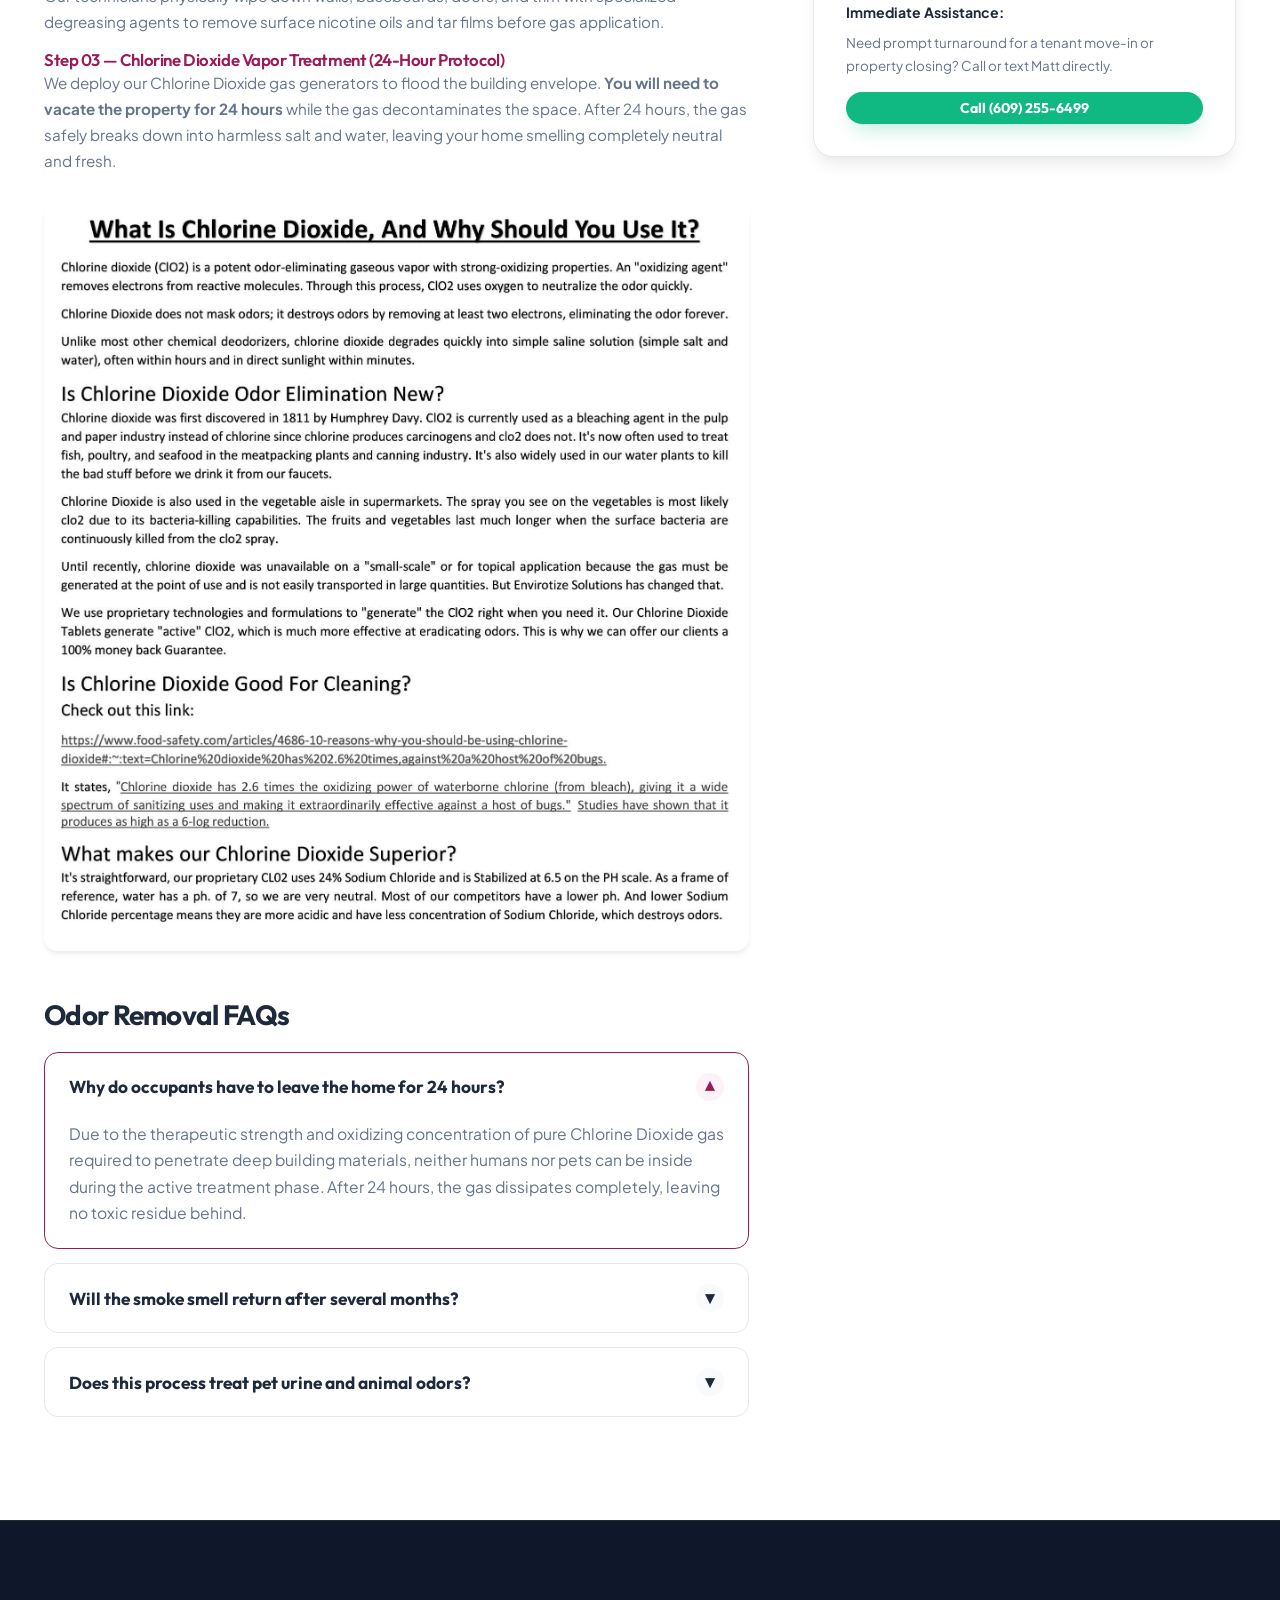
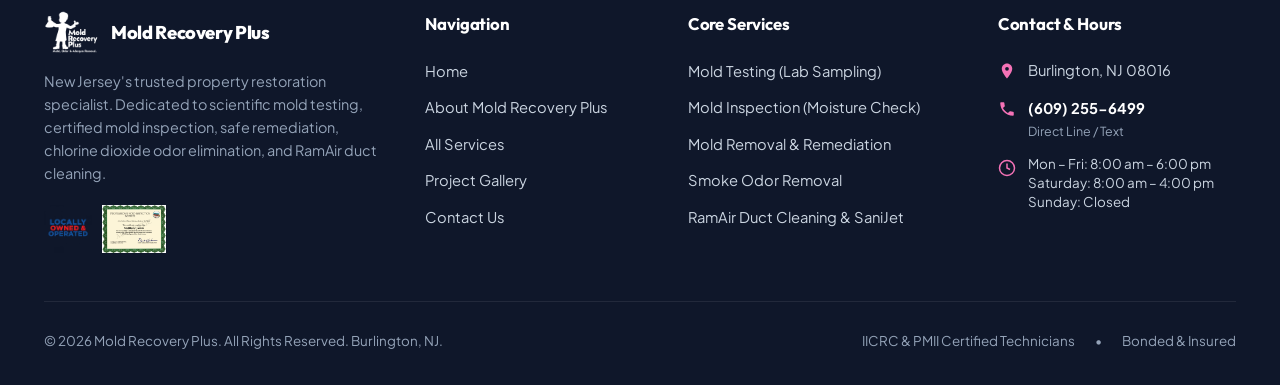
<file: services/smoke-odor-removal.html>
<!DOCTYPE html>
<html lang="en">
<head>
  <meta charset="UTF-8">
  <meta name="viewport" content="width=device-width, initial-scale=1.0">
  <title>Guaranteed Smoke Odor Removal NJ | Chlorine Dioxide Vapor | Mold Recovery Plus</title>
  <meta name="description" content="Guaranteed smoke odor removal in Burlington, Willingboro, Hamilton & Mercer County, NJ. Complete wall prep & Chlorine Dioxide molecular treatment. Call (609) 255-6499.">
  <link rel="stylesheet" href="../css/styles.css">
  <link rel="icon" type="image/png" href="../assets/images/logo.png">
</head>
<body>

  <!-- Top Announcement Bar -->
  <aside class="top-bar" aria-label="Announcement">
    <div class="container top-bar-inner">
      <div class="top-bar-promo">
        <span class="badge">SPECIAL OFFER</span>
        <span>Breathe Easier with <strong>$250 Off</strong> Professional Mold Remediation — Call Today!</span>
      </div>
      <div class="top-bar-contacts">
        <span>📍 Serving Burlington, Mercer &amp; Camden Counties, NJ</span>
        <a href="tel:6092556499">
          <svg width="14" height="14" viewBox="0 0 24 24" fill="currentColor"><path d="M6.62 10.79c1.44 2.83 3.76 5.14 6.59 6.59l2.2-2.2c.27-.27.67-.36 1.02-.24 1.12.37 2.33.57 3.57.57.55 0 1 .45 1 1V20c0 .55-.45 1-1 1-9.39 0-17-7.61-17-17 0-.55.45-1 1-1h3.5c.55 0 1 .45 1 1 0 1.25.2 2.45.57 3.57.11.35.03.74-.25 1.02l-2.2 2.2z"/></svg>
          (609) 255-6499
        </a>
      </div>
    </div>
  </aside>

  <!-- Header -->
  <header class="main-header" role="banner">
    <div class="container header-inner">
      <a href="../index.html" class="logo-wrapper">
        <img src="../assets/images/logo.png" alt="Mold Recovery Plus Logo" class="logo-img" width="180" height="52">
        <div class="logo-text">
          <span class="logo-name">Mold Recovery Plus</span>
          <span class="logo-tagline">Mold, Odor &amp; Allergen Removal</span>
        </div>
      </a>

      <!-- Desktop Nav -->
      <nav class="nav-menu" aria-label="Main Navigation">
        <div class="nav-item"><a href="../index.html" class="nav-link">Home</a></div>
        <div class="nav-item"><a href="../about.html" class="nav-link">About Us</a></div>
        
        <div class="nav-item has-dropdown">
          <a href="../services.html" class="nav-link active" aria-haspopup="true" aria-expanded="true">
            Services
            <svg width="12" height="12" viewBox="0 0 24 24" fill="none" stroke="currentColor" stroke-width="2.5"><polyline points="6 9 12 15 18 9"/></svg>
          </a>
          <div class="nav-dropdown" role="menu">
            <a href="mold-testing.html" class="dropdown-link" role="menuitem">
              <div class="dropdown-icon">🧪</div>
              <div class="dropdown-text">
                <span class="dropdown-title">Mold Testing</span>
                <span class="dropdown-desc">Scientific air &amp; surface certified lab analysis</span>
              </div>
            </a>
            <a href="mold-inspection.html" class="dropdown-link" role="menuitem">
              <div class="dropdown-icon">🔍</div>
              <div class="dropdown-text">
                <span class="dropdown-title">Mold Inspection</span>
                <span class="dropdown-desc">Thermal imaging &amp; moisture mapping assessment</span>
              </div>
            </a>
            <a href="mold-removal.html" class="dropdown-link" role="menuitem">
              <div class="dropdown-icon">🛡️</div>
              <div class="dropdown-text">
                <span class="dropdown-title">Mold Removal</span>
                <span class="dropdown-desc">Containment, TAVS vapor treatment &amp; sealers</span>
              </div>
            </a>
            <a href="smoke-odor-removal.html" class="dropdown-link" role="menuitem">
              <div class="dropdown-icon">💨</div>
              <div class="dropdown-text">
                <span class="dropdown-title">Smoke Odor Removal</span>
                <span class="dropdown-desc">Deep-penetrating Chlorine Dioxide technology</span>
              </div>
            </a>
            <a href="air-duct-cleaning.html" class="dropdown-link" role="menuitem">
              <div class="dropdown-icon">🌀</div>
              <div class="dropdown-text">
                <span class="dropdown-title">Air Duct Cleaning</span>
                <span class="dropdown-desc">RamAir &amp; SaniJet 99.99% microbial sanitization</span>
              </div>
            </a>
            <div class="dropdown-footer">
              <a href="../services.html">View All Services Overview →</a>
            </div>
          </div>
        </div>

        <div class="nav-item"><a href="../gallery.html" class="nav-link">Project Gallery</a></div>
        <div class="nav-item"><a href="../contact.html" class="nav-link">Contact</a></div>
      </nav>

      <div class="header-actions">
        <div class="header-phone">
          <span class="header-phone-label">Direct Line</span>
          <a href="tel:6092556499" class="header-phone-number">(609) 255-6499</a>
        </div>
        <a href="../contact.html?service=smoke-odor-removal" class="btn btn-primary btn-sm">Request Service</a>
        <button class="mobile-toggle" aria-label="Open mobile navigation menu">
          <svg width="24" height="24" viewBox="0 0 24 24" fill="none" stroke="currentColor" stroke-width="2"><line x1="3" y1="12" x2="21" y2="12"/><line x1="3" y1="6" x2="21" y2="6"/><line x1="3" y1="18" x2="21" y2="18"/></svg>
        </button>
      </div>
    </div>
  </header>

  <!-- Mobile Drawer -->
  <div class="drawer-overlay"></div>
  <aside class="mobile-drawer" aria-label="Mobile Navigation Drawer">
    <div class="mobile-drawer-header">
      <div class="logo-wrapper">
        <img src="../assets/images/logo.png" alt="Mold Recovery Plus Logo" class="logo-img" style="height: 40px;">
        <span class="logo-name" style="font-size: 1.1rem;">Mold Recovery Plus</span>
      </div>
      <button class="mobile-drawer-close" aria-label="Close menu">&times;</button>
    </div>
    <nav class="mobile-nav-list">
      <a href="../index.html" class="mobile-nav-link">Home</a>
      <a href="../about.html" class="mobile-nav-link">About Us</a>
      <div class="has-mobile-submenu">
        <a href="../services.html" class="mobile-nav-link mobile-submenu-toggle">
          <span>Services</span>
          <span class="toggle-icon">▼</span>
        </a>
        <div class="mobile-submenu open">
          <a href="../services.html">All Services Overview</a>
          <a href="mold-testing.html">🧪 Mold Testing</a>
          <a href="mold-inspection.html">🔍 Mold Inspection</a>
          <a href="mold-removal.html">🛡️ Mold Removal</a>
          <a href="smoke-odor-removal.html" class="active">💨 Smoke Odor Removal</a>
          <a href="air-duct-cleaning.html">🌀 Air Duct Cleaning</a>
        </div>
      </div>
      <a href="../gallery.html" class="mobile-nav-link">Project Gallery</a>
      <a href="../contact.html" class="mobile-nav-link">Contact</a>
    </nav>
    <div class="mobile-drawer-cta">
      <a href="tel:6092556499" class="btn btn-phone">Call (609) 255-6499</a>
      <a href="../contact.html?service=smoke-odor-removal" class="btn btn-primary">Book Odor Service</a>
    </div>
  </aside>

  <!-- Hero Section -->
  <section class="page-hero page-hero-odor">
    <div class="container">
      <div class="breadcrumbs">
        <a href="../index.html">Home</a>
        <span class="separator">/</span>
        <a href="../services.html">Services</a>
        <span class="separator">/</span>
        <span class="current">Smoke Odor Removal</span>
      </div>
      <span class="eyebrow" style="background: rgba(155, 27, 88, 0.3); color: #F472B6; border-color: rgba(244,114,182,0.3);">
        GUARANTEED ODOR ERADICATION
      </span>
      <h1>WE REMOVE LINGERING SMELLS FROM <br class="desktop-br">SMOKING, FIRE &amp; MUSTINESS.</h1>
      <p class="lead">
        Residential and commercial smoke odor elimination in Burlington County &amp; Mercer County, NJ. We treat residential properties throughout Willingboro, Hamilton Township, Mount Laurel, and Moorestown.
      </p>
      <div class="page-hero-actions" style="margin-top: 24px; display: flex; gap: 14px; flex-wrap: wrap;">
        <a href="#odor-inquiry" class="btn btn-primary">Inquire About Odor Removal</a>
        <a href="tel:6092556499" class="btn btn-outline-white">Call (609) 255-6499</a>
      </div>
    </div>
  </section>

  <!-- Service Detail Main Body -->
  <section class="section">
    <div class="container service-detail-grid">
      <div>
        <h2>Why Surface Masking Fails &amp; How Chlorine Dioxide Works</h2>
        <p class="lead">
          Are you a homeowner, landlord, or realtor dealing with foul odors from former tobacco smokers or pet saturation? Tobacco smoke contains over 4,000 chemical compounds including tar, nicotine, and heavy oils. These microscopic particles do not stay in the air; they penetrate several millimeters into drywall plaster, wood subfloors, and insulation.
        </p>

        <p>
          Simply painting over tobacco-stained walls with conventional latex paint will not solve the issue — the smell will bleed right through within weeks when humidity rises. Mold Recovery Plus follows an extremely thorough, guaranteed odor eradication process designed to eliminate foul smells permanently:
        </p>

        <div class="service-equipment-card">
          <div class="service-equipment-icon">💨</div>
          <div>
            <h4 style="margin-bottom: 6px;">Pure Chlorine Dioxide (ClO2) Gas Oxidation</h4>
            <p style="font-size: 0.92rem; margin: 0;">
              Chlorine Dioxide is not a masking perfume or ozone generator. It is a powerful, EPA-proven selective oxidizer. Because it is a true gas, its molecules are small enough to follow the exact same path that smoke took, penetrating deep into drywall, cabinets, and subflooring to permanently break chemical bonds.
            </p>
          </div>
        </div>

        <h3 style="margin-top: 36px; margin-bottom: 16px;">Our 3-Step Guaranteed Process</h3>
        <div style="display: flex; flex-direction: column; gap: 16px; margin-bottom: 28px;">
          <div>
            <h4 style="font-size: 1.05rem; color: var(--color-brand-primary);">Step 01 — Written Assessment &amp; Scope</h4>
            <p style="font-size: 0.95rem;">
              We inspect the property, identify the primary odor reservoirs (carpets, HVAC ducts, unsealed walls), and present you with a clear written plan.
            </p>
          </div>

          <div>
            <h4 style="font-size: 1.05rem; color: var(--color-brand-primary);">Step 02 — Comprehensive Surface Wipe-Down</h4>
            <p style="font-size: 0.95rem;">
              Our technicians physically wipe down walls, baseboards, doors, and trim with specialized degreasing agents to remove surface nicotine oils and tar films before gas application.
            </p>
          </div>

          <div>
            <h4 style="font-size: 1.05rem; color: var(--color-brand-primary);">Step 03 — Chlorine Dioxide Vapor Treatment (24-Hour Protocol)</h4>
            <p style="font-size: 0.95rem;">
              We deploy our Chlorine Dioxide gas generators to flood the building envelope. <strong>You will need to vacate the property for 24 hours</strong> while the gas decontaminates the space. After 24 hours, the gas safely breaks down into harmless salt and water, leaving your home smelling completely neutral and fresh.
            </p>
          </div>
        </div>

        <div style="margin: 24px 0; border-radius: var(--radius-md); overflow: hidden; box-shadow: var(--shadow-md);">
          <img src="../assets/images/odor-chlorine-dioxide.jpg" alt="Chlorine dioxide canister and equipment for odor mitigation" style="width: 100%; height: auto;">
        </div>

        <!-- FAQs -->
        <h3 style="margin-top: 48px; margin-bottom: 20px;">Odor Removal FAQs</h3>
        <div class="faq-accordion" style="margin: 0;">
          <div class="faq-item active">
            <button class="faq-trigger">
              <span>Why do occupants have to leave the home for 24 hours?</span>
              <span class="faq-icon">▼</span>
            </button>
            <div class="faq-body">
              Due to the therapeutic strength and oxidizing concentration of pure Chlorine Dioxide gas required to penetrate deep building materials, neither humans nor pets can be inside during the active treatment phase. After 24 hours, the gas dissipates completely, leaving no toxic residue behind.
            </div>
          </div>

          <div class="faq-item">
            <button class="faq-trigger">
              <span>Will the smoke smell return after several months?</span>
              <span class="faq-icon">▼</span>
            </button>
            <div class="faq-body">
              No. Because Chlorine Dioxide destroys odor molecules through oxidation rather than covering them with fragrance, the odor cannot return unless new smoking occurs in the property.
            </div>
          </div>

          <div class="faq-item">
            <button class="faq-trigger">
              <span>Does this process treat pet urine and animal odors?</span>
              <span class="faq-icon">▼</span>
            </button>
            <div class="faq-body">
              Yes! Chlorine Dioxide is equally effective against uric acid crystals and bacteria associated with animal accidents and chronic pet odors.
            </div>
          </div>
        </div>
      </div>

      <!-- Sidebar -->
      <aside class="service-sidebar-card">
        <img src="../assets/images/wet-fogging-vapor.jpg" alt="Vapor Dispersion Odor Neutralization Treatment" style="border-radius: var(--radius-md); width: 100%; height: 240px; object-fit: cover; margin-bottom: 20px;">
        <h3 style="margin-bottom: 16px;">Inquire About Odor Removal</h3>
        <p style="font-size: 0.9rem; color: var(--color-text-muted); margin-bottom: 20px;">
          Call or message Matt Jarnis to schedule a consultation for your home, rental apartment, or vehicle.
        </p>

        <form class="service-inquiry-form" id="odor-inquiry" novalidate>
          <div style="display: flex; flex-direction: column; gap: 14px;">
            <div class="form-group">
              <label class="form-label" for="odor_name">Full Name <span class="req">*</span></label>
              <input type="text" id="odor_name" name="full_name" class="form-input" placeholder="Your Name" required>
            </div>
            <div class="form-group">
              <label class="form-label" for="odor_phone">Phone Number <span class="req">*</span></label>
              <input type="tel" id="odor_phone" name="phone" class="form-input" placeholder="(609) 255-6499" required>
            </div>
            <div class="form-group">
              <label class="form-label" for="odor_type">Primary Odor Source</label>
              <select id="odor_type" name="odor_source" class="form-select">
                <option value="Cigarette & Tobacco Smoke">Cigarette / Cigar Tobacco Smoke</option>
                <option value="Fire / Soot Smoke Damage">Fire / Soot Smoke Residue</option>
                <option value="Pet Urine & Dander">Pet Urine &amp; Animal Odors</option>
                <option value="Musty Moisture Odor">Musty Dampness / Mildew</option>
                <option value="Rental Property Turnaround">Rental Unit Turnover</option>
              </select>
            </div>
            <input type="hidden" name="service" value="Smoke Odor Removal (Chlorine Dioxide)">
            
            <button type="submit" class="btn btn-primary" style="width: 100%; margin-top: 8px;">
              Request Odor Removal Estimate →
            </button>
            <div class="form-status"></div>
          </div>
        </form>

        <div style="margin-top: 28px; padding-top: 20px; border-top: 1px solid var(--color-border-subtle);">
          <div style="font-size: 0.88rem; color: var(--color-text-main); font-weight: 700; margin-bottom: 8px;">
            Immediate Assistance:
          </div>
          <p style="font-size: 0.84rem; color: var(--color-text-muted); margin-bottom: 14px;">
            Need prompt turnaround for a tenant move-in or property closing? Call or text Matt directly.
          </p>
          <a href="tel:6092556499" class="btn btn-phone btn-sm" style="width: 100%;">Call (609) 255-6499</a>
        </div>
      </aside>
    </div>
  </section>

  <!-- Footer -->
  <footer class="site-footer" role="contentinfo">
    <div class="container">
      <div class="footer-grid">
        <div>
          <a href="../index.html" class="logo-wrapper" style="margin-bottom: 16px;">
            <img src="../assets/images/logo.png" alt="Mold Recovery Plus Logo" class="logo-img" style="filter: brightness(0) invert(1); height: 44px;">
            <span class="logo-name" style="color: #fff; font-size: 1.15rem;">Mold Recovery Plus</span>
          </a>
          <p style="font-size: 0.9rem; line-height: 1.6; color: #94A3B8; margin-bottom: 20px;">
            New Jersey's trusted property restoration specialist. Dedicated to scientific mold testing, certified mold inspection, safe remediation, chlorine dioxide odor elimination, and RamAir duct cleaning.
          </p>
          <div style="display: flex; gap: 10px; align-items: center;">
            <img src="../assets/images/locally-owned.png" alt="Locally Owned and Operated" style="height: 48px; width: auto;" loading="lazy">
            <img src="../assets/images/mold-cert.png" alt="Certified Mold Remediation Technician" style="height: 48px; width: auto;" loading="lazy">
          </div>
        </div>

        <div>
          <div class="footer-col-title">Navigation</div>
          <ul class="footer-links">
            <li><a href="../index.html">Home</a></li>
            <li><a href="../about.html">About Mold Recovery Plus</a></li>
            <li><a href="../services.html">All Services</a></li>
            <li><a href="../gallery.html">Project Gallery</a></li>
            <li><a href="../contact.html">Contact Us</a></li>
          </ul>
        </div>

        <div>
          <div class="footer-col-title">Core Services</div>
          <ul class="footer-links">
            <li><a href="mold-testing.html">Mold Testing (Lab Sampling)</a></li>
            <li><a href="mold-inspection.html">Mold Inspection (Moisture Check)</a></li>
            <li><a href="mold-removal.html">Mold Removal &amp; Remediation</a></li>
            <li><a href="smoke-odor-removal.html">Smoke Odor Removal</a></li>
            <li><a href="air-duct-cleaning.html">RamAir Duct Cleaning &amp; SaniJet</a></li>
          </ul>
        </div>

        <div>
          <div class="footer-col-title">Contact &amp; Hours</div>
          <div class="footer-contact-item">
            <svg width="18" height="18" viewBox="0 0 24 24" fill="currentColor"><path d="M12 2C8.13 2 5 5.13 5 9c0 5.25 7 13 7 13s7-7.75 7-13c0-3.87-3.13-7-7-7zm0 9.5a2.5 2.5 0 0 1 0-5 2.5 2.5 0 0 1 0 5z"/></svg>
            <div>Burlington, NJ 08016</div>
          </div>
          <div class="footer-contact-item">
            <svg width="18" height="18" viewBox="0 0 24 24" fill="currentColor"><path d="M6.62 10.79c1.44 2.83 3.76 5.14 6.59 6.59l2.2-2.2c.27-.27.67-.36 1.02-.24 1.12.37 2.33.57 3.57.57.55 0 1 .45 1 1V20c0 .55-.45 1-1 1-9.39 0-17-7.61-17-17 0-.55.45-1 1-1h3.5c.55 0 1 .45 1 1 0 1.25.2 2.45.57 3.57.11.35.03.74-.25 1.02l-2.2 2.2z"/></svg>
            <div>
              <a href="tel:6092556499" style="color: #fff; font-weight: 700;">(609) 255-6499</a>
              <div style="font-size: 0.78rem; color: #94A3B8;">Direct Line / Text</div>
            </div>
          </div>
          <div class="footer-contact-item">
            <svg width="18" height="18" viewBox="0 0 24 24" fill="none" stroke="currentColor" stroke-width="2"><circle cx="12" cy="12" r="10"/><polyline points="12 6 12 12 16 14"/></svg>
            <div style="font-size: 0.84rem; line-height: 1.4;">
              Mon – Fri: 8:00 am – 6:00 pm<br>
              Saturday: 8:00 am – 4:00 pm<br>
              Sunday: Closed
            </div>
          </div>
        </div>
      </div>

      <div class="footer-bottom">
        <div>
          &copy; <span class="current-year">2026</span> Mold Recovery Plus. All Rights Reserved. Burlington, NJ.
        </div>
        <div class="footer-legal-links">
          <span>IICRC &amp; PMII Certified Technicians</span>
          <span>•</span>
          <span>Bonded &amp; Insured</span>
        </div>
      </div>
    </div>
  </footer>

  <a href="tel:6092556499" class="floating-mobile-call" aria-label="Direct Call to Mold Recovery Plus">
    <svg width="18" height="18" viewBox="0 0 24 24" fill="currentColor"><path d="M6.62 10.79c1.44 2.83 3.76 5.14 6.59 6.59l2.2-2.2c.27-.27.67-.36 1.02-.24 1.12.37 2.33.57 3.57.57.55 0 1 .45 1 1V20c0 .55-.45 1-1 1-9.39 0-17-7.61-17-17 0-.55.45-1 1-1h3.5c.55 0 1 .45 1 1 0 1.25.2 2.45.57 3.57.11.35.03.74-.25 1.02l-2.2 2.2z"/></svg>
    Call (609) 255-6499
  </a>

  <script src="../js/main.js"></script>
</body>
</html>
</file>
<file: css/styles.css>
/* ==========================================================================
   MOLD RECOVERY PLUS — MASTER DESIGN SYSTEM
   Editorial, Clean, Architectural & Premium Aesthetic (21st.dev / Awwwards Inspired)
   ========================================================================== */

@import url('https://fonts.googleapis.com/css2?family=Outfit:wght@400;500;600;700;800&family=Plus+Jakarta+Sans:ital,wght@0,300;0,400;0,500;0,600;0,700;1,400;1,600&display=swap');

:root {
  /* Brand Palette (Derived from Real Identity) */
  --color-brand-primary: #9B1B58;       /* Mold Recovery Plus Magenta/Plum */
  --color-brand-primary-hover: #7E1446;
  --color-brand-primary-light: #FDF2F8;
  --color-brand-primary-glow: rgba(155, 27, 88, 0.18);
  --color-brand-teal: #0D9488;          /* Clean air & hygiene accent */
  --color-brand-teal-light: #F0FDFA;
  --color-brand-emerald: #10B981;       /* Eco-friendly / bio-safe accent */
  --color-brand-amber: #F59E0B;        /* Trust & warning accent */
  
  /* Neutrals */
  --color-bg-base: #FFFFFF;
  --color-bg-subtle: #F8FAFC;
  --color-bg-surface: #F1F5F9;
  --color-bg-dark: #0F172A;            /* Deep architectural slate */
  --color-bg-dark-surface: #1E293B;
  --color-bg-dark-elevated: #334155;
  
  /* Text */
  --color-text-main: #1E293B;
  --color-text-muted: #64748B;
  --color-text-light: #94A3B8;
  --color-text-inverse: #FFFFFF;
  --color-text-inverse-muted: #CBD5E1;
  
  /* Borders */
  --color-border-subtle: #E2E8F0;
  --color-border-medium: #CBD5E1;
  --color-border-dark: #334155;
  
  /* Typography */
  --font-display: 'Outfit', -apple-system, BlinkMacSystemFont, sans-serif;
  --font-sans: 'Plus Jakarta Sans', -apple-system, BlinkMacSystemFont, sans-serif;
  
  /* Shadows */
  --shadow-sm: 0 1px 2px 0 rgba(0, 0, 0, 0.05);
  --shadow-md: 0 4px 6px -1px rgba(0, 0, 0, 0.07), 0 2px 4px -2px rgba(0, 0, 0, 0.05);
  --shadow-lg: 0 10px 15px -3px rgba(0, 0, 0, 0.08), 0 4px 6px -4px rgba(0, 0, 0, 0.04);
  --shadow-xl: 0 20px 25px -5px rgba(0, 0, 0, 0.09), 0 8px 10px -6px rgba(0, 0, 0, 0.04);
  --shadow-2xl: 0 25px 50px -12px rgba(15, 23, 42, 0.18);
  --shadow-card-hover: 0 22px 35px -10px rgba(155, 27, 88, 0.12), 0 10px 18px -6px rgba(15, 23, 42, 0.08);

  /* Layout */
  --max-w-content: 1240px;
  --max-w-narrow: 840px;
  --header-height: 84px;
  --topbar-height: 40px;
  --radius-sm: 8px;
  --radius-md: 14px;
  --radius-lg: 20px;
  --radius-xl: 28px;
  --radius-full: 9999px;
  
  /* Transitions */
  --transition-fast: 180ms cubic-bezier(0.16, 1, 0.3, 1);
  --transition-base: 280ms cubic-bezier(0.16, 1, 0.3, 1);
  --transition-slow: 450ms cubic-bezier(0.16, 1, 0.3, 1);
}

/* Base Reset & Typography */
*, *::before, *::after {
  box-sizing: border-box;
  margin: 0;
  padding: 0;
}

html {
  scroll-behavior: smooth;
  font-size: 16px;
  -webkit-text-size-adjust: 100%;
}

body {
  font-family: var(--font-sans);
  color: var(--color-text-main);
  background-color: var(--color-bg-base);
  line-height: 1.65;
  -webkit-font-smoothing: antialiased;
  -moz-osx-font-smoothing: grayscale;
  overflow-x: hidden;
}

img {
  max-width: 100%;
  height: auto;
  display: block;
}

a {
  color: inherit;
  text-decoration: none;
  transition: color var(--transition-fast);
}

button {
  font-family: inherit;
  cursor: pointer;
  border: none;
  background: none;
}

ul, ol {
  list-style: none;
}

/* Headings */
h1, h2, h3, h4, h5, h6 {
  font-family: var(--font-display);
  font-weight: 700;
  line-height: 1.18;
  color: var(--color-text-main);
  letter-spacing: -0.025em;
}

h1 {
  font-size: clamp(1.65rem, 4.5vw + 0.3rem, 4rem);
  font-weight: 800;
  letter-spacing: -0.035em;
  word-wrap: break-word;
  overflow-wrap: break-word;
}

h2 {
  font-size: clamp(1.38rem, 3vw + 0.3rem, 2.7rem);
  letter-spacing: -0.03em;
  word-wrap: break-word;
  overflow-wrap: break-word;
}

h3 {
  font-size: clamp(1.2rem, 1.8vw + 0.3rem, 1.95rem);
  font-weight: 700;
  word-wrap: break-word;
  overflow-wrap: break-word;
}

h4 {
  font-size: 1.25rem;
  font-weight: 600;
}

p {
  color: var(--color-text-muted);
  font-size: 1.05rem;
  line-height: 1.7;
}

p.lead {
  font-size: 1.22rem;
  line-height: 1.68;
  color: var(--color-text-main);
  font-weight: 400;
}

/* Container */
.container {
  width: 100%;
  max-width: var(--max-w-content);
  margin-left: auto;
  margin-right: auto;
  padding-left: 24px;
  padding-right: 24px;
}

.container-narrow {
  max-width: var(--max-w-narrow);
}

/* Section Spacing */
.section {
  padding-top: clamp(64px, 8vw, 110px);
  padding-bottom: clamp(64px, 8vw, 110px);
  position: relative;
}

.section-sm {
  padding-top: 48px;
  padding-bottom: 48px;
}

.section-dark {
  background-color: var(--color-bg-dark);
  color: var(--color-text-inverse);
}

.section-dark h1,
.section-dark h2,
.section-dark h3,
.section-dark h4 {
  color: var(--color-text-inverse);
}

.section-dark p {
  color: var(--color-text-inverse-muted);
}

.section-subtle {
  background-color: var(--color-bg-subtle);
}

/* Section Headers */
.section-header {
  margin-bottom: clamp(36px, 5vw, 64px);
}

.section-header.text-center {
  text-align: center;
  max-width: 720px;
  margin-left: auto;
  margin-right: auto;
}

.eyebrow {
  display: inline-flex;
  align-items: center;
  gap: 8px;
  text-transform: uppercase;
  font-family: var(--font-display);
  font-size: 0.8rem;
  font-weight: 700;
  letter-spacing: 0.12em;
  color: var(--color-brand-primary);
  background: var(--color-brand-primary-light);
  padding: 6px 14px;
  border-radius: var(--radius-full);
  margin-bottom: 16px;
  border: 1px solid rgba(155, 27, 88, 0.15);
}

.section-dark .eyebrow {
  background: rgba(155, 27, 88, 0.25);
  color: #F472B6;
  border-color: rgba(244, 114, 182, 0.3);
}

/* Buttons */
.btn {
  display: inline-flex;
  align-items: center;
  justify-content: center;
  gap: 10px;
  font-family: var(--font-display);
  font-weight: 600;
  font-size: 0.98rem;
  padding: 14px 28px;
  border-radius: var(--radius-full);
  transition: all var(--transition-base);
  text-decoration: none;
  line-height: 1;
  white-space: nowrap;
  position: relative;
  overflow: hidden;
}

.btn-primary {
  background: var(--color-brand-primary);
  color: #FFFFFF !important;
  box-shadow: 0 10px 22px -6px var(--color-brand-primary-glow);
}

.btn-primary:hover {
  background: var(--color-brand-primary-hover);
  transform: translateY(-2px);
  box-shadow: 0 14px 26px -6px rgba(155, 27, 88, 0.35);
}

.btn-secondary {
  background: #FFFFFF;
  color: var(--color-text-main);
  border: 1px solid var(--color-border-medium);
  box-shadow: var(--shadow-sm);
}

.btn-secondary:hover {
  background: var(--color-bg-subtle);
  border-color: var(--color-text-main);
  transform: translateY(-2px);
  box-shadow: var(--shadow-md);
}

.btn-dark {
  background: var(--color-bg-dark);
  color: #FFFFFF !important;
}

.btn-dark:hover {
  background: var(--color-bg-dark-surface);
  transform: translateY(-2px);
}

.btn-outline-white {
  background: transparent;
  color: #FFFFFF !important;
  border: 1px solid rgba(255, 255, 255, 0.35);
}

.btn-outline-white:hover {
  background: rgba(255, 255, 255, 0.1);
  border-color: #FFFFFF;
  transform: translateY(-2px);
}

.btn-phone {
  background: #10B981;
  color: #FFFFFF !important;
  font-weight: 700;
  box-shadow: 0 10px 20px -6px rgba(16, 185, 129, 0.3);
}

.btn-phone:hover {
  background: #059669;
  transform: translateY(-2px);
}

.btn-sm {
  padding: 9px 18px;
  font-size: 0.88rem;
}

.btn-lg {
  padding: 18px 36px;
  font-size: 1.05rem;
}

/* ==========================================================================
   TOP ANNOUNCEMENT BAR
   ========================================================================== */
.top-bar {
  background-color: var(--color-bg-dark);
  color: #E2E8F0;
  font-size: 0.84rem;
  padding: 8px 0;
  border-bottom: 1px solid rgba(255, 255, 255, 0.08);
}

.top-bar-inner {
  display: flex;
  align-items: center;
  justify-content: space-between;
  gap: 16px;
}

.top-bar-promo {
  display: flex;
  align-items: center;
  gap: 8px;
  font-weight: 500;
}

.top-bar-promo .badge {
  background: var(--color-brand-primary);
  color: #FFFFFF;
  font-size: 0.72rem;
  font-weight: 700;
  padding: 2px 8px;
  border-radius: var(--radius-full);
  letter-spacing: 0.04em;
}

.top-bar-contacts {
  display: flex;
  align-items: center;
  gap: 20px;
}

.top-bar-contacts a {
  display: inline-flex;
  align-items: center;
  gap: 6px;
  color: #E2E8F0;
}

.top-bar-contacts a:hover {
  color: #FFFFFF;
}

/* ==========================================================================
   NAVIGATION BAR (DESKTOP & MOBILE)
   ========================================================================== */
.main-header {
  position: sticky;
  top: 0;
  z-index: 1000;
  background: rgba(255, 255, 255, 0.94);
  backdrop-filter: blur(14px);
  -webkit-backdrop-filter: blur(14px);
  border-bottom: 1px solid rgba(226, 232, 240, 0.85);
  transition: all var(--transition-base);
}

.header-scrolled {
  box-shadow: 0 10px 30px -10px rgba(15, 23, 42, 0.08);
  background: rgba(255, 255, 255, 0.98);
}

.header-inner {
  display: flex;
  align-items: center;
  justify-content: space-between;
  height: var(--header-height);
  gap: 20px;
}

.logo-wrapper {
  display: flex;
  align-items: center;
  gap: 12px;
  text-decoration: none;
  min-width: 0;
  flex-shrink: 0;
}

.logo-img {
  height: 50px;
  width: auto;
  object-fit: contain;
  flex-shrink: 0;
}

.logo-text {
  display: flex;
  flex-direction: column;
  white-space: nowrap;
}

.logo-name {
  font-family: var(--font-display);
  font-weight: 800;
  font-size: 1.25rem;
  color: var(--color-text-main);
  letter-spacing: -0.02em;
  line-height: 1.15;
  white-space: nowrap;
}

.logo-tagline {
  font-size: 0.72rem;
  font-weight: 600;
  text-transform: uppercase;
  color: var(--color-brand-primary);
  letter-spacing: 0.08em;
  white-space: nowrap;
}

/* Nav Menu */
.nav-menu {
  display: flex;
  align-items: center;
  gap: 8px;
}

.nav-item {
  position: relative;
}

.nav-link {
  display: inline-flex;
  align-items: center;
  gap: 6px;
  font-family: var(--font-display);
  font-weight: 600;
  font-size: 0.94rem;
  color: var(--color-text-main);
  padding: 10px 14px;
  border-radius: var(--radius-sm);
  transition: all var(--transition-fast);
}

.nav-link:hover,
.nav-link.active {
  color: var(--color-brand-primary);
  background: var(--color-brand-primary-light);
}

/* Dropdown Menu */
.has-dropdown:hover .nav-dropdown,
.has-dropdown:focus-within .nav-dropdown {
  opacity: 1;
  visibility: visible;
  transform: translateY(0);
}

.nav-dropdown {
  position: absolute;
  top: calc(100% + 4px);
  left: 0;
  width: 320px;
  background: #FFFFFF;
  border: 1px solid var(--color-border-subtle);
  border-radius: var(--radius-md);
  box-shadow: var(--shadow-xl);
  padding: 10px;
  opacity: 0;
  visibility: hidden;
  transform: translateY(10px);
  transition: all var(--transition-base);
  z-index: 100;
}

.dropdown-link {
  display: flex;
  align-items: flex-start;
  gap: 12px;
  padding: 10px 12px;
  border-radius: var(--radius-sm);
  transition: background var(--transition-fast);
}

.dropdown-link:hover {
  background: var(--color-bg-subtle);
}

.dropdown-icon {
  width: 34px;
  height: 34px;
  background: var(--color-brand-primary-light);
  color: var(--color-brand-primary);
  border-radius: 8px;
  display: flex;
  align-items: center;
  justify-content: center;
  flex-shrink: 0;
}

.dropdown-text {
  display: flex;
  flex-direction: column;
}

.dropdown-title {
  font-weight: 700;
  font-size: 0.92rem;
  color: var(--color-text-main);
}

.dropdown-desc {
  font-size: 0.78rem;
  color: var(--color-text-muted);
  line-height: 1.35;
}

.dropdown-footer {
  border-top: 1px solid var(--color-border-subtle);
  margin-top: 8px;
  padding-top: 8px;
}

.dropdown-footer a {
  display: flex;
  align-items: center;
  justify-content: space-between;
  padding: 8px 12px;
  font-size: 0.84rem;
  font-weight: 700;
  color: var(--color-brand-primary);
  border-radius: var(--radius-sm);
}

.dropdown-footer a:hover {
  background: var(--color-brand-primary-light);
}

/* Header Action buttons */
.header-actions {
  display: flex;
  align-items: center;
  gap: 12px;
}

.header-phone {
  display: flex;
  flex-direction: column;
  text-align: right;
}

.header-phone-label {
  font-size: 0.72rem;
  font-weight: 600;
  color: var(--color-text-muted);
  text-transform: uppercase;
  letter-spacing: 0.05em;
}

.header-phone-number {
  font-family: var(--font-display);
  font-weight: 800;
  font-size: 1.05rem;
  color: var(--color-text-main);
}

.header-phone-number:hover {
  color: var(--color-brand-primary);
}

.mobile-toggle {
  display: none;
  width: 44px;
  height: 44px;
  border-radius: var(--radius-sm);
  background: var(--color-bg-subtle);
  border: 1px solid var(--color-border-subtle);
  align-items: center;
  justify-content: center;
  color: var(--color-text-main);
  cursor: pointer;
  flex-shrink: 0;
  transition: all var(--transition-fast);
}

.mobile-toggle:hover {
  background: var(--color-brand-primary-light);
  color: var(--color-brand-primary);
  border-color: rgba(155, 27, 88, 0.2);
}

/* Mobile Drawer */
.mobile-drawer {
  position: fixed;
  top: 0;
  right: 0;
  width: 85%;
  max-width: 400px;
  height: 100vh;
  background: #FFFFFF;
  box-shadow: -10px 0 30px rgba(0, 0, 0, 0.15);
  z-index: 2000;
  padding: 24px;
  display: flex;
  flex-direction: column;
  transform: translateX(100%);
  transition: transform var(--transition-base);
  overflow-y: auto;
}

.mobile-drawer.open {
  transform: translateX(0);
}

.mobile-drawer-header {
  display: flex;
  align-items: center;
  justify-content: space-between;
  padding-bottom: 20px;
  border-bottom: 1px solid var(--color-border-subtle);
  margin-bottom: 20px;
}

.mobile-drawer-close {
  width: 36px;
  height: 36px;
  border-radius: 50%;
  background: var(--color-bg-subtle);
  border: 1px solid var(--color-border-subtle);
  display: flex;
  align-items: center;
  justify-content: center;
  font-size: 1.2rem;
  cursor: pointer;
  transition: all var(--transition-fast);
}

.mobile-drawer-close:hover {
  background: var(--color-brand-primary-light);
  color: var(--color-brand-primary);
}

.mobile-nav-list {
  display: flex;
  flex-direction: column;
  gap: 6px;
}

.mobile-nav-link {
  font-family: var(--font-display);
  font-size: 1.05rem;
  font-weight: 600;
  padding: 12px;
  border-radius: var(--radius-sm);
  display: flex;
  align-items: center;
  justify-content: space-between;
}

.mobile-nav-link:hover,
.mobile-nav-link.active {
  background: var(--color-brand-primary-light);
  color: var(--color-brand-primary);
}

.mobile-submenu {
  padding-left: 14px;
  margin-top: 4px;
  display: none;
  flex-direction: column;
  gap: 4px;
  border-left: 2px solid var(--color-brand-primary-light);
}

.mobile-submenu.open {
  display: flex;
}

.mobile-submenu a {
  padding: 8px 12px;
  font-size: 0.92rem;
  color: var(--color-text-muted);
}

.mobile-submenu a:hover {
  color: var(--color-brand-primary);
}

.mobile-drawer-cta {
  margin-top: auto;
  padding-top: 24px;
  display: flex;
  flex-direction: column;
  gap: 12px;
}

.drawer-overlay {
  position: fixed;
  inset: 0;
  background: rgba(15, 23, 42, 0.4);
  backdrop-filter: blur(4px);
  z-index: 1999;
  opacity: 0;
  visibility: hidden;
  transition: all var(--transition-base);
}

.drawer-overlay.active {
  opacity: 1;
  visibility: visible;
}

/* ==========================================================================
   HERO SECTIONS
   ========================================================================== */
.hero {
  position: relative;
  background-color: #0F172A;
  background-image: linear-gradient(180deg, rgba(15, 23, 42, 0.90) 0%, rgba(15, 23, 42, 0.84) 50%, rgba(15, 23, 42, 0.94) 100%), url('../assets/images/hero-luxury-estate-bg.jpg');
  background-size: cover;
  background-position: center;
  background-repeat: no-repeat;
  color: #FFFFFF;
  padding-top: clamp(60px, 8vw, 100px);
  padding-bottom: clamp(60px, 8vw, 120px);
  overflow: hidden;
}

.hero::before {
  content: '';
  position: absolute;
  inset: 0;
  background: radial-gradient(circle at 50% 20%, rgba(13, 148, 136, 0.05) 0%, transparent 70%);
  pointer-events: none;
}

.hero-grid {
  display: grid;
  grid-template-columns: 1.15fr 0.85fr;
  gap: clamp(32px, 5vw, 64px);
  align-items: center;
  position: relative;
  z-index: 2;
}

.hero-content {
  display: flex;
  flex-direction: column;
  align-items: flex-start;
}

.hero-pill {
  display: inline-flex;
  align-items: center;
  gap: 8px;
  background: rgba(255, 255, 255, 0.1);
  border: 1px solid rgba(255, 255, 255, 0.2);
  padding: 6px 14px;
  border-radius: var(--radius-full);
  font-size: 0.82rem;
  font-weight: 600;
  color: #F8FAFC;
  margin-bottom: 20px;
  backdrop-filter: blur(8px);
}

.hero-pill-dot {
  width: 8px;
  height: 8px;
  background-color: var(--color-brand-emerald);
  border-radius: 50%;
  box-shadow: 0 0 10px var(--color-brand-emerald);
}

.hero-title {
  color: #FFFFFF;
  margin-bottom: 20px;
  line-height: 1.12;
}

.hero-title span.accent {
  color: #F472B6;
  position: relative;
}

.hero-subtitle {
  color: #CBD5E1;
  font-size: clamp(1.05rem, 1.2vw + 0.3rem, 1.24rem);
  line-height: 1.68;
  margin-bottom: 32px;
  max-width: 580px;
}

.hero-ctas {
  display: flex;
  flex-wrap: wrap;
  gap: 14px;
  margin-bottom: 36px;
}

.hero-trust-row {
  display: flex;
  align-items: center;
  flex-wrap: wrap;
  gap: 24px;
  padding-top: 24px;
  border-top: 1px solid rgba(255, 255, 255, 0.12);
  width: 100%;
}

.hero-trust-item {
  display: flex;
  align-items: center;
  gap: 10px;
  font-size: 0.86rem;
  font-weight: 600;
  color: #E2E8F0;
}

.hero-trust-icon {
  color: var(--color-brand-emerald);
}

/* Hero Media & Visual Card */
.hero-visual {
  position: relative;
}

.hero-image-card {
  position: relative;
  border-radius: var(--radius-lg);
  overflow: hidden;
  box-shadow: 0 25px 60px -15px rgba(0, 0, 0, 0.5);
  border: 1px solid rgba(255, 255, 255, 0.15);
  background: var(--color-bg-dark-surface);
}

.hero-image-card img {
  width: 100%;
  height: 480px;
  object-fit: cover;
  transition: transform var(--transition-slow);
}

.hero-image-card:hover img {
  transform: scale(1.03);
}

.hero-floating-card {
  position: absolute;
  bottom: -24px;
  left: -24px;
  background: rgba(255, 255, 255, 0.95);
  backdrop-filter: blur(12px);
  padding: 16px 20px;
  border-radius: var(--radius-md);
  box-shadow: var(--shadow-xl);
  display: flex;
  align-items: center;
  gap: 14px;
  max-width: 280px;
  border: 1px solid var(--color-border-subtle);
  color: var(--color-text-main);
}

.hero-floating-icon {
  width: 44px;
  height: 44px;
  border-radius: 10px;
  background: var(--color-brand-primary-light);
  color: var(--color-brand-primary);
  display: flex;
  align-items: center;
  justify-content: center;
  font-size: 1.3rem;
  flex-shrink: 0;
}

.hero-floating-title {
  font-size: 0.86rem;
  font-weight: 800;
  line-height: 1.2;
}

.hero-floating-subtitle {
  font-size: 0.74rem;
  color: var(--color-text-muted);
}

/* Secondary Page Hero with authentic niche background images */
.page-hero {
  position: relative;
  background-color: #0F172A;
  background-size: cover;
  background-position: center;
  background-repeat: no-repeat;
  color: #FFFFFF;
  padding: clamp(72px, 8vw, 100px) 0 clamp(64px, 7vw, 92px);
  overflow: hidden;
  border-bottom: 1px solid rgba(255, 255, 255, 0.08);
}

.page-hero::before {
  content: '';
  position: absolute;
  inset: 0;
  background: linear-gradient(135deg, rgba(15, 23, 42, 0.93) 0%, rgba(15, 23, 42, 0.85) 50%, rgba(30, 41, 59, 0.88) 100%);
  backdrop-filter: blur(2px);
  z-index: 1;
}

.page-hero > .container {
  position: relative;
  z-index: 2;
}

/* Niche-Specific Page Hero Backgrounds */
.page-hero-about {
  background-image: url('../assets/images/team-sunset.jpg');
}

.page-hero-services {
  background-image: url('../assets/images/crawlspace-remediation.jpg');
}

.page-hero-testing {
  background-image: url('../assets/images/technician-inspecting.jpg');
}

.page-hero-inspection {
  background-image: url('../assets/images/thermal-inspection.jpg');
}

.page-hero-removal {
  background-image: url('../assets/images/crawlspace-sealer-worker.jpg');
}

.page-hero-odor {
  background-image: url('../assets/images/wet-fogging-vapor.jpg');
}

.page-hero-ducts {
  background-image: url('../assets/images/air-duct-action.jpg');
}

.page-hero-gallery {
  background-image: url('../assets/images/basement-renovation-after.jpg');
}

.page-hero-contact {
  background-image: url('../assets/images/modern-family-estate.jpg');
}

.breadcrumbs {
  display: flex;
  align-items: center;
  gap: 8px;
  font-size: 0.86rem;
  color: var(--color-text-light);
  margin-bottom: 18px;
}

.breadcrumbs a {
  color: #CBD5E1;
}

.breadcrumbs a:hover {
  color: #FFFFFF;
}

.breadcrumbs span.separator {
  opacity: 0.5;
}

.breadcrumbs span.current {
  color: #F472B6;
  font-weight: 600;
}

.page-hero h1 {
  color: #FFFFFF;
  font-size: clamp(1.85rem, 3.8vw + 0.5rem, 3.1rem);
  line-height: 1.18;
  margin-bottom: 16px;
  word-wrap: break-word;
}

.page-hero-actions {
  margin-top: 24px;
  display: flex;
  gap: 14px;
  flex-wrap: wrap;
}

.page-hero p.lead {
  color: #CBD5E1;
  max-width: 700px;
}

/* ==========================================================================
   TRUST & CREDENTIAL STRIP
   ========================================================================== */
.trust-strip {
  background: #FFFFFF;
  border-bottom: 1px solid var(--color-border-subtle);
  padding: 24px 0;
  box-shadow: var(--shadow-sm);
}

.trust-strip-grid {
  display: grid;
  grid-template-columns: repeat(auto-fit, minmax(220px, 1fr));
  gap: 20px;
  align-items: center;
}

.trust-badge-item {
  display: flex;
  align-items: center;
  gap: 12px;
}

.trust-badge-icon {
  width: 44px;
  height: 44px;
  border-radius: var(--radius-sm);
  background: var(--color-bg-subtle);
  border: 1px solid var(--color-border-subtle);
  display: flex;
  align-items: center;
  justify-content: center;
  color: var(--color-brand-primary);
  flex-shrink: 0;
}

.trust-badge-text {
  display: flex;
  flex-direction: column;
}

.trust-badge-title {
  font-weight: 700;
  font-size: 0.92rem;
  color: var(--color-text-main);
  line-height: 1.2;
}

.trust-badge-sub {
  font-size: 0.78rem;
  color: var(--color-text-muted);
}

/* ==========================================================================
   SERVICES GRID & CARDS
   ========================================================================== */
.services-grid {
  display: grid;
  grid-template-columns: repeat(auto-fit, minmax(340px, 1fr));
  gap: 28px;
}

.service-card {
  background: #FFFFFF;
  border-radius: var(--radius-md);
  border: 1px solid var(--color-border-subtle);
  box-shadow: var(--shadow-md);
  overflow: hidden;
  display: flex;
  flex-direction: column;
  transition: all var(--transition-base);
  position: relative;
}

.service-card:hover {
  transform: translateY(-6px);
  box-shadow: var(--shadow-card-hover);
  border-color: rgba(155, 27, 88, 0.3);
}

.service-card-media {
  position: relative;
  height: 220px;
  overflow: hidden;
  background: var(--color-bg-subtle);
}

.service-card-media img {
  width: 100%;
  height: 100%;
  object-fit: cover;
  transition: transform var(--transition-slow);
}

.service-card:hover .service-card-media img {
  transform: scale(1.06);
}

.service-number {
  position: absolute;
  top: 14px;
  left: 14px;
  background: rgba(15, 23, 42, 0.85);
  color: #FFFFFF;
  font-family: var(--font-display);
  font-size: 0.75rem;
  font-weight: 800;
  padding: 4px 10px;
  border-radius: var(--radius-full);
  letter-spacing: 0.05em;
  backdrop-filter: blur(6px);
}

.service-card-body {
  padding: 24px;
  display: flex;
  flex-direction: column;
  flex-grow: 1;
}

.service-card-title {
  font-size: 1.35rem;
  margin-bottom: 10px;
  color: var(--color-text-main);
}

.service-card-desc {
  font-size: 0.95rem;
  color: var(--color-text-muted);
  line-height: 1.6;
  margin-bottom: 18px;
  flex-grow: 1;
}

.service-features-list {
  display: flex;
  flex-direction: column;
  gap: 8px;
  margin-bottom: 22px;
  padding-bottom: 18px;
  border-bottom: 1px solid var(--color-border-subtle);
}

.service-features-list li {
  display: flex;
  align-items: center;
  gap: 8px;
  font-size: 0.86rem;
  font-weight: 500;
  color: var(--color-text-main);
}

.service-features-list li svg {
  color: var(--color-brand-primary);
  flex-shrink: 0;
}

.service-card-footer {
  display: flex;
  align-items: center;
  justify-content: space-between;
}

.service-link {
  font-weight: 700;
  font-size: 0.9rem;
  color: var(--color-brand-primary);
  display: inline-flex;
  align-items: center;
  gap: 6px;
}

.service-link:hover {
  color: var(--color-brand-primary-hover);
  gap: 9px;
}

/* ==========================================================================
   INTERACTIVE BEFORE & AFTER COMPARISON SLIDER
   ========================================================================== */
.ba-slider-container {
  position: relative;
  width: 100%;
  max-width: 920px;
  aspect-ratio: 16 / 9;
  height: auto;
  margin: 0 auto;
  overflow: hidden;
  border-radius: var(--radius-lg);
  box-shadow: 0 25px 60px -15px rgba(0, 0, 0, 0.45);
  border: 2px solid rgba(255, 255, 255, 0.15);
  user-select: none;
  -webkit-user-select: none;
  touch-action: none;
  cursor: ew-resize;
  background: #0F172A;
}

/* Base image (AFTER) */
.ba-image-after {
  position: absolute;
  inset: 0;
  width: 100%;
  height: 100%;
  overflow: hidden;
  pointer-events: none;
  z-index: 1;
}

.ba-image-after img {
  position: absolute;
  top: 0;
  left: 0;
  width: 100%;
  height: 100%;
  object-fit: cover;
  object-position: center;
  display: block;
  pointer-events: none;
}

/* Overlay image (BEFORE) clipped dynamically */
.ba-image-before {
  position: absolute;
  inset: 0;
  width: 100%;
  height: 100%;
  overflow: hidden;
  pointer-events: none;
  z-index: 2;
  clip-path: inset(0 calc(100% - 50%) 0 0);
  -webkit-clip-path: inset(0 calc(100% - 50%) 0 0);
  transition: none;
}

.ba-image-before img {
  position: absolute;
  top: 0;
  left: 0;
  width: 100%;
  height: 100%;
  object-fit: cover;
  object-position: center;
  display: block;
  pointer-events: none;
}

/* Center draggable handle */
.ba-handle {
  position: absolute;
  top: 0;
  bottom: 0;
  left: 50%;
  width: 3px;
  background: #FFFFFF;
  z-index: 10;
  transform: translateX(-50%);
  cursor: ew-resize;
  box-shadow: 0 0 12px rgba(0, 0, 0, 0.6);
  pointer-events: auto;
  transition: none;
  outline: none;
}

.ba-handle:focus-visible {
  box-shadow: 0 0 0 3px var(--color-brand-teal), 0 0 14px rgba(0, 0, 0, 0.7);
}

.ba-handle-button {
  position: absolute;
  top: 50%;
  left: 50%;
  transform: translate(-50%, -50%);
  width: 44px;
  height: 44px;
  background: var(--color-brand-primary, #9B1B58);
  color: #FFFFFF;
  border-radius: 50%;
  display: flex;
  align-items: center;
  justify-content: center;
  font-weight: 800;
  font-size: 1.1rem;
  box-shadow: 0 4px 16px rgba(0, 0, 0, 0.4), 0 0 0 3px #FFFFFF;
  pointer-events: none;
  transition: transform 0.15s ease, box-shadow 0.15s ease;
}

.ba-slider-container:hover .ba-handle-button,
.ba-slider-container:active .ba-handle-button {
  transform: translate(-50%, -50%) scale(1.08);
  box-shadow: 0 6px 20px rgba(155, 27, 88, 0.5), 0 0 0 4px #FFFFFF;
}

/* Compact status badges (Non-oval, non-stretching) */
.ba-badge {
  position: absolute;
  top: 16px;
  bottom: auto;
  z-index: 5;
  padding: 5px 12px;
  border-radius: 6px;
  font-size: 0.72rem;
  font-weight: 800;
  letter-spacing: 0.06em;
  text-transform: uppercase;
  pointer-events: none;
  display: inline-block;
  line-height: 1.2;
  width: auto;
  height: auto;
  white-space: nowrap;
  backdrop-filter: blur(10px);
  -webkit-backdrop-filter: blur(10px);
  box-shadow: 0 4px 12px rgba(0, 0, 0, 0.35);
  transition: opacity 0.2s ease, visibility 0.2s ease;
}

.ba-badge.before {
  left: 16px;
  right: auto;
  background: rgba(15, 23, 42, 0.82);
  color: #FCA5A5;
  border: 1px solid rgba(248, 113, 113, 0.4);
}

.ba-badge.after {
  right: 16px;
  left: auto;
  background: rgba(15, 23, 42, 0.82);
  color: #7DD3FC;
  border: 1px solid rgba(56, 189, 248, 0.4);
}

/* ==========================================================================
   EDITORIAL ASYMMETRIC REAL GALLERY PREVIEW
   ========================================================================== */
.gallery-editorial-grid {
  display: grid;
  grid-template-columns: repeat(12, 1fr);
  gap: 20px;
}

.gallery-editorial-item {
  position: relative;
  border-radius: var(--radius-md);
  overflow: hidden;
  background: var(--color-bg-dark-surface);
  cursor: pointer;
  box-shadow: var(--shadow-md);
}

.gallery-editorial-item img {
  width: 100%;
  height: 100%;
  object-fit: cover;
  transition: transform var(--transition-slow);
}

.gallery-editorial-item:hover img {
  transform: scale(1.05);
}

.gallery-overlay {
  position: absolute;
  inset: 0;
  background: linear-gradient(to top, rgba(15, 23, 42, 0.9) 0%, rgba(15, 23, 42, 0.2) 60%, transparent 100%);
  display: flex;
  flex-direction: column;
  justify-content: flex-end;
  padding: 20px;
  opacity: 0.92;
  transition: opacity var(--transition-fast);
}

.gallery-overlay-badge {
  align-self: flex-start;
  font-size: 0.72rem;
  font-weight: 700;
  text-transform: uppercase;
  background: var(--color-brand-primary);
  color: #FFFFFF;
  padding: 3px 8px;
  border-radius: 4px;
  margin-bottom: 6px;
}

.gallery-overlay-title {
  color: #FFFFFF;
  font-size: 1.05rem;
  font-weight: 700;
  line-height: 1.25;
}

.gallery-overlay-sub {
  color: #CBD5E1;
  font-size: 0.8rem;
}

/* Layout Spans */
.span-large {
  grid-column: span 6;
  min-height: 380px;
}

.span-medium {
  grid-column: span 3;
  min-height: 380px;
}

.span-wide {
  grid-column: span 8;
  min-height: 320px;
}

.span-small {
  grid-column: span 4;
  min-height: 320px;
}

/* ==========================================================================
   YOUTUBE FEATURED VIDEO SECTION
   ========================================================================== */
.video-feature-card {
  background: var(--color-bg-dark-surface);
  border-radius: var(--radius-lg);
  overflow: hidden;
  border: 1px solid rgba(255, 255, 255, 0.1);
  box-shadow: var(--shadow-2xl);
  display: grid;
  grid-template-columns: 1.15fr 0.85fr;
}

.video-frame-wrap {
  position: relative;
  padding-bottom: 56.25%; /* 16:9 Aspect Ratio */
  height: 0;
  background: #000;
}

.video-frame-wrap iframe {
  position: absolute;
  top: 0;
  left: 0;
  width: 100%;
  height: 100%;
  border: 0;
}

.video-facade-overlay {
  position: absolute;
  inset: 0;
  width: 100%;
  height: 100%;
  cursor: pointer;
  overflow: hidden;
  display: flex;
  align-items: center;
  justify-content: center;
  background: #000;
  z-index: 5;
}

.video-facade-thumb {
  position: absolute;
  inset: 0;
  width: 100%;
  height: 100%;
  object-fit: cover;
  transition: transform 0.3s ease, filter 0.3s ease;
  filter: brightness(0.85);
}

.video-facade-overlay:hover .video-facade-thumb {
  transform: scale(1.04);
  filter: brightness(0.95);
}

.video-play-btn-pulse {
  position: relative;
  z-index: 2;
  width: 72px;
  height: 72px;
  background: #EF4444;
  border-radius: 50%;
  display: flex;
  align-items: center;
  justify-content: center;
  box-shadow: 0 0 0 0 rgba(239, 68, 68, 0.7), 0 8px 24px rgba(0, 0, 0, 0.5);
  transition: transform 0.2s ease, background 0.2s ease;
  animation: pulse-red 2s infinite;
}

.video-facade-overlay:hover .video-play-btn-pulse {
  transform: scale(1.15);
  background: #DC2626;
}

@keyframes pulse-red {
  0% {
    box-shadow: 0 0 0 0 rgba(239, 68, 68, 0.7);
  }
  70% {
    box-shadow: 0 0 0 16px rgba(239, 68, 68, 0);
  }
  100% {
    box-shadow: 0 0 0 0 rgba(239, 68, 68, 0);
  }
}

.video-facade-caption {
  position: absolute;
  bottom: 16px;
  left: 16px;
  right: 16px;
  z-index: 2;
  background: rgba(15, 23, 42, 0.85);
  backdrop-filter: blur(8px);
  padding: 8px 14px;
  border-radius: var(--radius-sm);
  color: #FFFFFF;
  font-size: 0.82rem;
  font-weight: 600;
  display: flex;
  align-items: center;
  gap: 8px;
  pointer-events: none;
}

.video-content-wrap {
  padding: clamp(28px, 4vw, 44px);
  display: flex;
  flex-direction: column;
  justify-content: center;
  color: #FFFFFF;
}

.video-badge {
  align-self: flex-start;
  background: #EF4444;
  color: #FFFFFF;
  font-size: 0.75rem;
  font-weight: 800;
  padding: 4px 10px;
  border-radius: var(--radius-full);
  margin-bottom: 16px;
  display: inline-flex;
  align-items: center;
  gap: 6px;
}

.video-takeaways {
  margin: 20px 0;
  display: flex;
  flex-direction: column;
  gap: 12px;
}

.video-takeaway-item {
  display: flex;
  align-items: flex-start;
  gap: 10px;
  font-size: 0.92rem;
  color: #CBD5E1;
}

.video-takeaway-item svg {
  color: var(--color-brand-emerald);
  margin-top: 3px;
  flex-shrink: 0;
}

/* ==========================================================================
   MEET THE OWNER & STORY
   ========================================================================== */
.owner-story-grid {
  display: grid;
  grid-template-columns: 0.9fr 1.1fr;
  gap: clamp(32px, 6vw, 64px);
  align-items: center;
}

.owner-card-visual {
  position: relative;
}

.owner-image-frame {
  border-radius: var(--radius-lg);
  overflow: hidden;
  box-shadow: var(--shadow-xl);
  border: 1px solid var(--color-border-subtle);
  background: var(--color-bg-subtle);
}

.owner-image-frame img {
  width: 100%;
  max-height: 520px;
  object-fit: cover;
}

.owner-credential-badge {
  position: absolute;
  bottom: -20px;
  right: -20px;
  background: #FFFFFF;
  padding: 16px 22px;
  border-radius: var(--radius-md);
  box-shadow: var(--shadow-xl);
  border: 1px solid var(--color-border-subtle);
  display: flex;
  flex-direction: column;
  gap: 4px;
}

.owner-badge-title {
  font-size: 0.82rem;
  font-weight: 800;
  color: var(--color-brand-primary);
  text-transform: uppercase;
  letter-spacing: 0.05em;
}

.owner-badge-sub {
  font-weight: 700;
  color: var(--color-text-main);
  font-size: 0.95rem;
}

.quote-box {
  background: var(--color-bg-subtle);
  border-left: 4px solid var(--color-brand-primary);
  padding: 20px 24px;
  border-radius: 0 var(--radius-md) var(--radius-md) 0;
  margin: 24px 0;
  font-style: italic;
  color: var(--color-text-main);
  font-size: 1.05rem;
}

/* ==========================================================================
   VERBATIM GOOGLE REVIEWS & TESTIMONIALS
   ========================================================================== */
.reviews-grid {
  display: grid;
  grid-template-columns: repeat(auto-fit, minmax(320px, 1fr));
  gap: 24px;
}

.review-card {
  background: #FFFFFF;
  border-radius: var(--radius-md);
  padding: 28px;
  border: 1px solid var(--color-border-subtle);
  box-shadow: var(--shadow-sm);
  display: flex;
  flex-direction: column;
  transition: transform var(--transition-fast), box-shadow var(--transition-fast);
  position: relative;
}

.review-card:hover {
  transform: translateY(-4px);
  box-shadow: var(--shadow-lg);
  border-color: rgba(155, 27, 88, 0.25);
}

.review-header {
  display: flex;
  align-items: center;
  justify-content: space-between;
  margin-bottom: 14px;
}

.review-stars {
  display: flex;
  gap: 3px;
  color: #F59E0B;
}

.review-badge-verified {
  font-size: 0.72rem;
  font-weight: 700;
  color: var(--color-brand-emerald);
  background: rgba(16, 185, 129, 0.1);
  padding: 2px 8px;
  border-radius: var(--radius-full);
  display: inline-flex;
  align-items: center;
  gap: 4px;
}

.review-body {
  font-size: 0.96rem;
  color: var(--color-text-main);
  line-height: 1.65;
  margin-bottom: 18px;
  flex-grow: 1;
}

.review-author {
  display: flex;
  align-items: center;
  gap: 12px;
  border-top: 1px solid var(--color-border-subtle);
  padding-top: 14px;
}

.review-avatar {
  width: 40px;
  height: 40px;
  border-radius: 50%;
  background: var(--color-brand-primary-light);
  color: var(--color-brand-primary);
  font-weight: 800;
  display: flex;
  align-items: center;
  justify-content: center;
  font-size: 1rem;
}

.review-author-info {
  display: flex;
  flex-direction: column;
}

.review-author-name {
  font-weight: 700;
  font-size: 0.95rem;
  color: var(--color-text-main);
}

.review-author-meta {
  font-size: 0.76rem;
  color: var(--color-text-muted);
}

/* ==========================================================================
   INSURANCE PARTNERS STRIP
   ========================================================================== */
.insurance-banner {
  background: var(--color-bg-subtle);
  border-radius: var(--radius-lg);
  padding: 36px 40px;
  border: 1px solid var(--color-border-subtle);
  display: grid;
  grid-template-columns: 1fr 1fr;
  gap: 32px;
  align-items: center;
}

.insurance-img-wrap {
  background: #FFFFFF;
  padding: 16px;
  border-radius: var(--radius-md);
  border: 1px solid var(--color-border-subtle);
  box-shadow: var(--shadow-sm);
}

/* ==========================================================================
   FAQ ACCORDION
   ========================================================================== */
.faq-accordion {
  display: flex;
  flex-direction: column;
  gap: 14px;
  max-width: 860px;
  margin: 0 auto;
}

.faq-item {
  background: #FFFFFF;
  border: 1px solid var(--color-border-subtle);
  border-radius: var(--radius-md);
  overflow: hidden;
  transition: border-color var(--transition-fast);
}

.faq-item.active {
  border-color: var(--color-brand-primary);
}

.faq-trigger {
  width: 100%;
  text-align: left;
  padding: 20px 24px;
  display: flex;
  align-items: center;
  justify-content: space-between;
  gap: 16px;
  font-family: var(--font-display);
  font-size: 1.08rem;
  font-weight: 700;
  color: var(--color-text-main);
  background: none;
}

.faq-trigger:hover {
  color: var(--color-brand-primary);
}

.faq-icon {
  width: 28px;
  height: 28px;
  border-radius: 50%;
  background: var(--color-bg-subtle);
  display: flex;
  align-items: center;
  justify-content: center;
  color: var(--color-text-main);
  transition: transform var(--transition-base), background var(--transition-base);
  flex-shrink: 0;
}

.faq-item.active .faq-icon {
  transform: rotate(180deg);
  background: var(--color-brand-primary-light);
  color: var(--color-brand-primary);
}

.faq-body {
  padding: 0 24px 22px;
  color: var(--color-text-muted);
  font-size: 0.98rem;
  line-height: 1.68;
  display: none;
}

.faq-item.active .faq-body {
  display: block;
}

/* ==========================================================================
   CONTACT PAGE & INQUIRY FORM
   ========================================================================== */
.contact-grid {
  display: grid;
  grid-template-columns: 1fr;
  gap: 36px;
  align-items: flex-start;
}

@media (min-width: 992px) {
  .contact-grid {
    grid-template-columns: 0.9fr 1.1fr;
    gap: clamp(32px, 5vw, 64px);
  }
}

.contact-map-frame {
  border-radius: var(--radius-lg);
  overflow: hidden;
  box-shadow: var(--shadow-xl);
  height: clamp(320px, 45vh, 450px);
  border: 1px solid var(--color-border-subtle);
}

.form-card {
  background: #FFFFFF;
  border-radius: var(--radius-lg);
  padding: clamp(28px, 4vw, 44px);
  border: 1px solid var(--color-border-subtle);
  box-shadow: var(--shadow-xl);
}

.form-grid {
  display: grid;
  grid-template-columns: repeat(2, 1fr);
  gap: 20px;
}

.form-group {
  display: flex;
  flex-direction: column;
  gap: 8px;
}

.form-group.col-full {
  grid-column: span 2;
}

.form-label {
  font-size: 0.88rem;
  font-weight: 600;
  color: var(--color-text-main);
}

.form-label span.req {
  color: #EF4444;
}

.form-input,
.form-select,
.form-textarea {
  width: 100%;
  padding: 13px 16px;
  border-radius: var(--radius-sm);
  border: 1px solid var(--color-border-medium);
  font-family: inherit;
  font-size: 0.95rem;
  color: var(--color-text-main);
  background: var(--color-bg-base);
  transition: all var(--transition-fast);
}

.form-input:focus,
.form-select:focus,
.form-textarea:focus {
  outline: none;
  border-color: var(--color-brand-primary);
  box-shadow: 0 0 0 3px var(--color-brand-primary-glow);
}

.form-textarea {
  min-height: 110px;
  resize: vertical;
}

.form-status {
  padding: 14px 18px;
  border-radius: var(--radius-sm);
  font-size: 0.92rem;
  font-weight: 500;
  display: none;
  margin-top: 16px;
}

.form-status.success {
  display: block;
  background: #ECFDF5;
  color: #065F46;
  border: 1px solid #A7F3D0;
}

.form-status.error {
  display: block;
  background: #FEF2F2;
  color: #991B1B;
  border: 1px solid #FECACA;
}

/* ==========================================================================
   GALLERY PAGE FILTERS & LIGHTBOX
   ========================================================================== */
.gallery-filters {
  display: flex;
  flex-wrap: wrap;
  gap: 10px;
  justify-content: center;
  margin-bottom: 36px;
}

.filter-btn {
  padding: 10px 20px;
  border-radius: var(--radius-full);
  font-family: var(--font-display);
  font-weight: 600;
  font-size: 0.9rem;
  background: var(--color-bg-subtle);
  color: var(--color-text-main);
  border: 1px solid var(--color-border-subtle);
  transition: all var(--transition-fast);
}

.filter-btn:hover,
.filter-btn.active {
  background: var(--color-brand-primary);
  color: #FFFFFF;
  border-color: var(--color-brand-primary);
  box-shadow: var(--shadow-sm);
}

.gallery-grid {
  display: grid;
  grid-template-columns: repeat(auto-fill, minmax(320px, 1fr));
  gap: 24px;
}

.gallery-card {
  position: relative;
  border-radius: var(--radius-md);
  overflow: hidden;
  background: var(--color-bg-dark-surface);
  box-shadow: var(--shadow-md);
  height: 280px;
  cursor: pointer;
  transition: transform var(--transition-fast);
}

.gallery-card:hover {
  transform: translateY(-4px);
  box-shadow: var(--shadow-lg);
}

.gallery-card img {
  width: 100%;
  height: 100%;
  object-fit: cover;
  transition: transform var(--transition-slow);
}

.gallery-card:hover img {
  transform: scale(1.05);
}

/* Lightbox Modal */
.lightbox-modal {
  position: fixed;
  inset: 0;
  background: rgba(15, 23, 42, 0.94);
  backdrop-filter: blur(8px);
  z-index: 3000;
  display: flex;
  align-items: center;
  justify-content: center;
  opacity: 0;
  visibility: hidden;
  transition: all var(--transition-base);
  padding: 24px;
}

.lightbox-modal.active {
  opacity: 1;
  visibility: visible;
}

.lightbox-content {
  position: relative;
  max-width: 960px;
  max-height: 85vh;
  display: flex;
  flex-direction: column;
  background: var(--color-bg-dark-surface);
  border-radius: var(--radius-lg);
  overflow: hidden;
  box-shadow: var(--shadow-2xl);
}

.lightbox-image {
  max-width: 100%;
  max-height: 70vh;
  object-fit: contain;
  background: #000;
}

.lightbox-caption {
  padding: 16px 24px;
  background: var(--color-bg-dark-surface);
  color: #FFFFFF;
}

.lightbox-caption-title {
  font-size: 1.1rem;
  font-weight: 700;
}

.lightbox-caption-desc {
  font-size: 0.86rem;
  color: #CBD5E1;
}

.lightbox-close {
  position: absolute;
  top: 14px;
  right: 14px;
  width: 40px;
  height: 40px;
  background: rgba(0, 0, 0, 0.6);
  color: #FFFFFF;
  border-radius: 50%;
  display: flex;
  align-items: center;
  justify-content: center;
  font-size: 1.3rem;
  z-index: 10;
}

.lightbox-nav-btn {
  position: absolute;
  top: 50%;
  transform: translateY(-50%);
  width: 48px;
  height: 48px;
  background: rgba(0, 0, 0, 0.6);
  color: #FFFFFF;
  border-radius: 50%;
  display: flex;
  align-items: center;
  justify-content: center;
  font-size: 1.4rem;
  z-index: 10;
}

.lightbox-prev { left: 14px; }
.lightbox-next { right: 14px; }

/* ==========================================================================
   SERVICE DETAIL PAGE COMPONENTS
   ========================================================================== */
.service-detail-grid {
  display: grid;
  grid-template-columns: 1fr;
  gap: 36px;
  align-items: flex-start;
}

.service-sidebar-card {
  background: #FFFFFF;
  border: 1px solid var(--color-border-subtle);
  border-radius: var(--radius-lg);
  padding: 22px 18px;
  box-shadow: var(--shadow-lg);
  position: static;
  top: auto;
}

@media (min-width: 992px) {
  .service-detail-grid {
    grid-template-columns: 1.25fr 0.75fr;
    gap: clamp(32px, 5vw, 64px);
  }
  .service-sidebar-card {
    padding: 32px;
    position: sticky;
    top: 110px;
  }
}

.process-steps {
  display: flex;
  flex-direction: column;
  gap: 24px;
  margin: 32px 0;
}

.process-step-item {
  display: flex;
  gap: 20px;
}

.process-step-num {
  width: 48px;
  height: 48px;
  border-radius: 50%;
  background: var(--color-brand-primary-light);
  color: var(--color-brand-primary);
  font-family: var(--font-display);
  font-weight: 800;
  font-size: 1.1rem;
  display: flex;
  align-items: center;
  justify-content: center;
  flex-shrink: 0;
  border: 2px solid rgba(155, 27, 88, 0.2);
}

.process-step-content {
  display: flex;
  flex-direction: column;
}

.process-step-title {
  font-size: 1.15rem;
  font-weight: 700;
  margin-bottom: 6px;
  color: var(--color-text-main);
}

.process-step-desc {
  font-size: 0.95rem;
  color: var(--color-text-muted);
}

.service-equipment-card {
  background: var(--color-bg-subtle);
  border-radius: var(--radius-md);
  padding: 24px;
  border: 1px solid var(--color-border-subtle);
  display: flex;
  gap: 18px;
  align-items: flex-start;
  margin: 20px 0;
}

.service-equipment-icon {
  width: 50px;
  height: 50px;
  border-radius: 12px;
  background: var(--color-brand-primary);
  color: #FFFFFF;
  display: flex;
  align-items: center;
  justify-content: center;
  font-size: 1.4rem;
  flex-shrink: 0;
}

/* ==========================================================================
   SERVICE AREAS MAP & LIST
   ========================================================================== */
.areas-grid {
  display: grid;
  grid-template-columns: repeat(auto-fill, minmax(180px, 1fr));
  gap: 12px;
}

.area-tag {
  background: #FFFFFF;
  border: 1px solid var(--color-border-subtle);
  padding: 10px 14px;
  border-radius: var(--radius-sm);
  font-size: 0.88rem;
  font-weight: 600;
  color: var(--color-text-main);
  display: flex;
  align-items: center;
  gap: 8px;
  box-shadow: var(--shadow-sm);
}

.area-tag::before {
  content: '';
  width: 6px;
  height: 6px;
  background: var(--color-brand-primary);
  border-radius: 50%;
}

/* ==========================================================================
   CTA BANNER (HIGH CONVERTING)
   ========================================================================== */
.cta-banner {
  background: linear-gradient(135deg, #9B1B58 0%, #6E123D 100%);
  color: #FFFFFF;
  border-radius: var(--radius-xl);
  padding: clamp(40px, 6vw, 72px) clamp(24px, 5vw, 64px);
  position: relative;
  overflow: hidden;
  box-shadow: 0 25px 60px -15px rgba(155, 27, 88, 0.4);
}

.cta-banner::before {
  content: '';
  position: absolute;
  top: -50%;
  right: -20%;
  width: 600px;
  height: 600px;
  background: radial-gradient(circle, rgba(255, 255, 255, 0.15) 0%, transparent 70%);
  pointer-events: none;
}

.cta-banner-content {
  position: relative;
  z-index: 2;
  max-width: 680px;
}

.cta-banner h2 {
  color: #FFFFFF;
  margin-bottom: 16px;
}

.cta-banner p {
  color: #FCE7F3;
  font-size: 1.15rem;
  margin-bottom: 28px;
}

.cta-banner-actions {
  display: flex;
  flex-wrap: wrap;
  gap: 16px;
}

/* ==========================================================================
   FOOTER
   ========================================================================== */
.site-footer {
  background-color: var(--color-bg-dark);
  color: #94A3B8;
  padding-top: clamp(60px, 7vw, 90px);
  padding-bottom: 32px;
  border-top: 1px solid rgba(255, 255, 255, 0.08);
}

.footer-grid {
  display: grid;
  grid-template-columns: 1.4fr 0.9fr 1.1fr 1fr;
  gap: clamp(28px, 4vw, 48px);
  margin-bottom: 48px;
}

.footer-col-title {
  font-family: var(--font-display);
  font-size: 1.05rem;
  font-weight: 700;
  color: #FFFFFF;
  margin-bottom: 20px;
  letter-spacing: -0.01em;
}

.footer-links {
  display: flex;
  flex-direction: column;
  gap: 10px;
}

.footer-links a {
  color: #CBD5E1;
  font-size: 0.92rem;
  transition: color var(--transition-fast);
}

.footer-links a:hover {
  color: #F472B6;
  padding-left: 4px;
}

.footer-contact-item {
  display: flex;
  align-items: flex-start;
  gap: 12px;
  margin-bottom: 14px;
  font-size: 0.92rem;
  color: #CBD5E1;
}

.footer-contact-item svg {
  color: #F472B6;
  margin-top: 4px;
  flex-shrink: 0;
}

.footer-bottom {
  padding-top: 28px;
  border-top: 1px solid rgba(255, 255, 255, 0.08);
  display: flex;
  align-items: center;
  justify-content: space-between;
  flex-wrap: wrap;
  gap: 16px;
  font-size: 0.84rem;
}

.footer-legal-links {
  display: flex;
  gap: 20px;
}

.footer-legal-links a:hover {
  color: #FFFFFF;
}

/* Floating Mobile Call Button */
.floating-mobile-call {
  display: none;
  position: fixed;
  bottom: 20px;
  right: 20px;
  z-index: 999;
  background: #10B981;
  color: #FFFFFF;
  font-family: var(--font-display);
  font-weight: 700;
  font-size: 0.92rem;
  padding: 12px 20px;
  border-radius: var(--radius-full);
  box-shadow: 0 10px 25px rgba(16, 185, 129, 0.4);
  align-items: center;
  gap: 8px;
}

/* ==========================================================================
   RESPONSIVE MEDIA QUERIES
   ========================================================================== */

/* Laptops & Desktops with compact viewports (1025px - 1200px) */
@media (max-width: 1200px) {
  .header-inner {
    gap: 16px;
  }
  .nav-menu {
    gap: 4px;
  }
  .nav-link {
    padding: 8px 10px;
    font-size: 0.9rem;
  }
  .header-phone-number {
    font-size: 0.95rem;
  }
}

@media (max-width: 1100px) {
  .header-phone {
    display: none;
  }
}

/* Tablets & Small Laptops (769px - 1024px) */
@media (max-width: 1024px) {
  :root {
    --header-height: 76px;
  }
  .nav-menu {
    display: none;
  }
  .mobile-toggle {
    display: inline-flex;
  }
  .header-phone {
    display: none;
  }
  .main-header .logo-tagline {
    display: none;
  }
  .hero-grid {
    grid-template-columns: 1fr;
    gap: 40px;
  }
  .video-feature-card {
    grid-template-columns: 1fr;
  }
  .owner-story-grid {
    grid-template-columns: 1fr;
    gap: 40px;
  }
  .footer-grid {
    grid-template-columns: repeat(2, 1fr);
  }
  .insurance-banner {
    grid-template-columns: 1fr;
  }
  .service-detail-grid {
    grid-template-columns: 1fr;
    gap: 40px;
  }
  .service-sidebar-card {
    position: static;
    top: auto;
  }
  .contact-grid {
    grid-template-columns: 1fr;
    gap: 40px;
  }
  .span-large {
    grid-column: span 12;
  }
  .span-medium {
    grid-column: span 6;
  }
  .span-wide {
    grid-column: span 12;
  }
  .span-small {
    grid-column: span 6;
  }
}

/* Phablets & Mobile Phones (<= 768px: iPad Mini Portrait, iPhones, Androids) */
@media (max-width: 768px) {
  :root {
    --header-height: 70px;
  }
  .top-bar-inner {
    flex-direction: column;
    text-align: center;
    gap: 4px;
    padding: 4px 0;
  }
  .top-bar-promo {
    justify-content: center;
    font-size: 0.78rem;
    line-height: 1.35;
    flex-wrap: wrap;
    text-align: center;
  }
  .top-bar-promo .badge {
    font-size: 0.68rem;
    padding: 2px 7px;
  }
  .top-bar-contacts {
    display: none;
  }
  .main-header .logo-text {
    display: none;
  }
  .logo-img {
    height: 44px;
    max-width: 150px;
  }
  .header-actions .btn {
    display: none;
  }
  .mobile-toggle {
    display: inline-flex;
  }

  /* Page Heroes on Mobile */
  .page-hero {
    padding: clamp(48px, 9vw, 64px) 0 clamp(40px, 8vw, 52px);
  }
  .page-hero h1 {
    font-size: clamp(1.6rem, 6.2vw, 2.25rem);
    line-height: 1.2;
    margin-bottom: 12px;
  }
  .page-hero p.lead {
    font-size: 1rem;
    line-height: 1.55;
  }
  .page-hero-actions,
  .page-hero div[style*="flex-wrap"] {
    flex-direction: column;
    width: 100%;
    gap: 12px;
  }
  .page-hero-actions .btn,
  .page-hero div[style*="flex-wrap"] .btn {
    width: 100%;
    text-align: center;
  }
  .desktop-br {
    display: none;
  }

  /* Interactive Before/After Comparison Slider on Mobile */
  .ba-badge {
    top: 10px;
    padding: 4px 8px;
    font-size: 0.62rem;
    letter-spacing: 0.03em;
  }
  .ba-badge.before {
    left: 10px;
  }
  .ba-badge.after {
    right: 10px;
  }
  .ba-handle-button {
    width: 38px;
    height: 38px;
    font-size: 0.95rem;
  }

  /* Contact Page & Inquiry Forms */
  .contact-grid {
    grid-template-columns: 1fr;
    gap: 36px;
  }
  .contact-map-frame {
    height: 320px;
  }
  .form-card {
    padding: 22px 18px;
  }
  .form-grid {
    grid-template-columns: 1fr;
    gap: 14px;
  }
  .form-group.col-full {
    grid-column: span 1;
  }

  /* Floating and Positioned Cards */
  .hero-floating-card {
    left: 10px;
    bottom: 10px;
    padding: 12px 16px;
    max-width: calc(100% - 20px);
  }
  .owner-credential-badge {
    right: 10px;
    bottom: 10px;
    padding: 12px 16px;
  }

  /* Service Pages */
  .service-detail-grid {
    grid-template-columns: 1fr;
    gap: 36px;
  }
  .service-sidebar-card {
    position: static;
    top: auto;
    padding: 22px 18px;
  }
  .service-equipment-card {
    padding: 18px;
    gap: 14px;
  }

  /* Gallery Page */
  .gallery-grid {
    grid-template-columns: 1fr;
    gap: 18px;
  }
  .gallery-filters {
    gap: 8px;
    margin-bottom: 24px;
  }
  .filter-btn {
    padding: 8px 14px;
    font-size: 0.82rem;
  }

  /* CTA Banner */
  .cta-banner {
    padding: 36px 20px;
  }
  .cta-banner-actions {
    flex-direction: column;
    width: 100%;
  }
  .cta-banner-actions .btn {
    width: 100%;
    text-align: center;
  }

  /* Footer & Mobile Call */
  .footer-grid {
    grid-template-columns: 1fr;
  }
  .floating-mobile-call {
    display: inline-flex;
    bottom: 16px;
    right: 16px;
    padding: 10px 16px;
    font-size: 0.85rem;
  }
  .span-medium {
    grid-column: span 12;
  }
  .span-small {
    grid-column: span 12;
  }
  .gallery-editorial-item {
    min-height: 260px;
  }

  /* Hero Section */
  .hero-ctas {
    flex-direction: column;
    width: 100%;
  }
  .hero-ctas .btn {
    width: 100%;
  }
}

/* Extra small mobile screens (<= 480px: Small Androids, iPhones) */
@media (max-width: 480px) {
  .service-equipment-card {
    flex-direction: column;
    align-items: flex-start;
  }
  .process-step-item {
    gap: 14px;
  }
  .process-step-num {
    width: 40px;
    height: 40px;
    font-size: 1rem;
  }
}

/* Super compact mobile screens (<= 380px: iPhone SE, older Androids) */
@media (max-width: 380px) {
  :root {
    --header-height: 64px;
  }
  .logo-img {
    height: 38px;
    max-width: 130px;
  }
  .mobile-toggle {
    width: 40px;
    height: 40px;
  }
  .hero-title {
    font-size: 1.85rem;
  }
  .ba-badge {
    font-size: 0.58rem;
    padding: 3px 6px;
  }
  .hero-ctas {
    flex-direction: column;
    width: 100%;
  }
  .hero-ctas .btn {
    width: 100%;
  }
}
</file>
